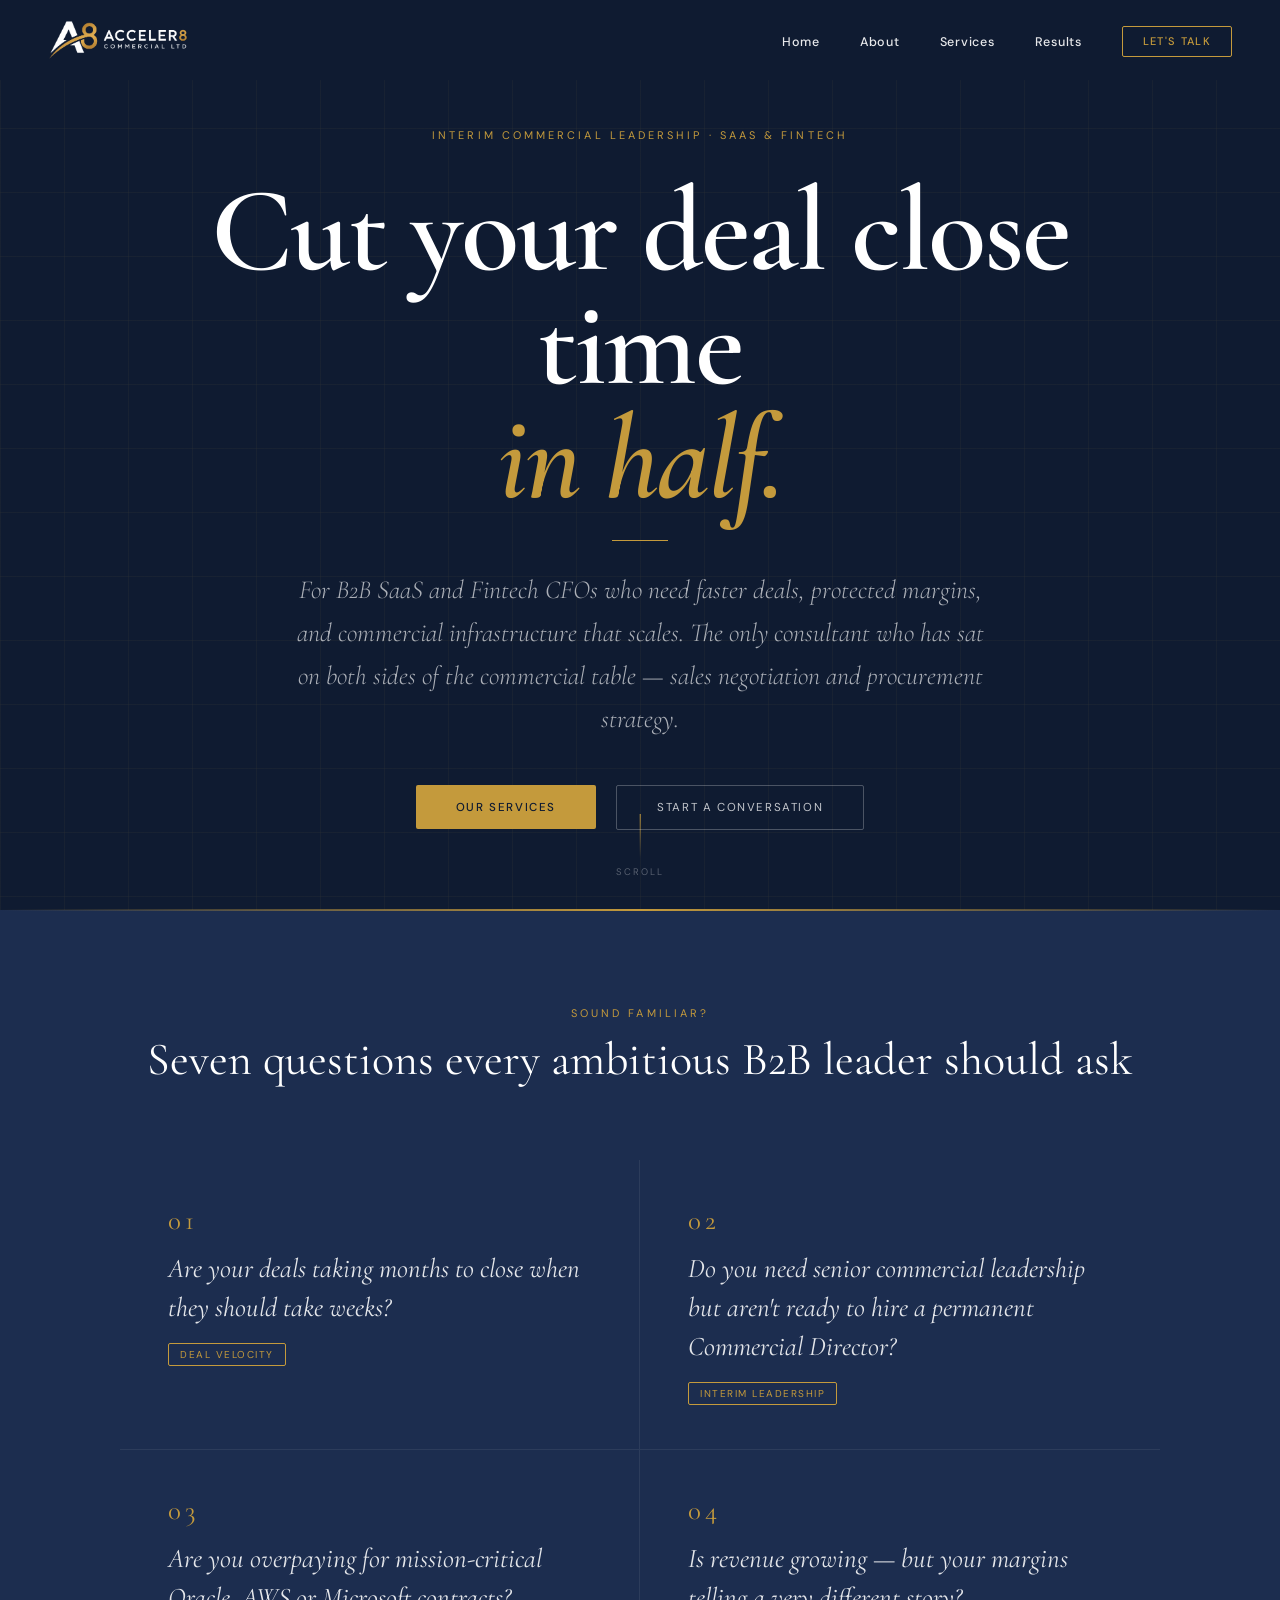
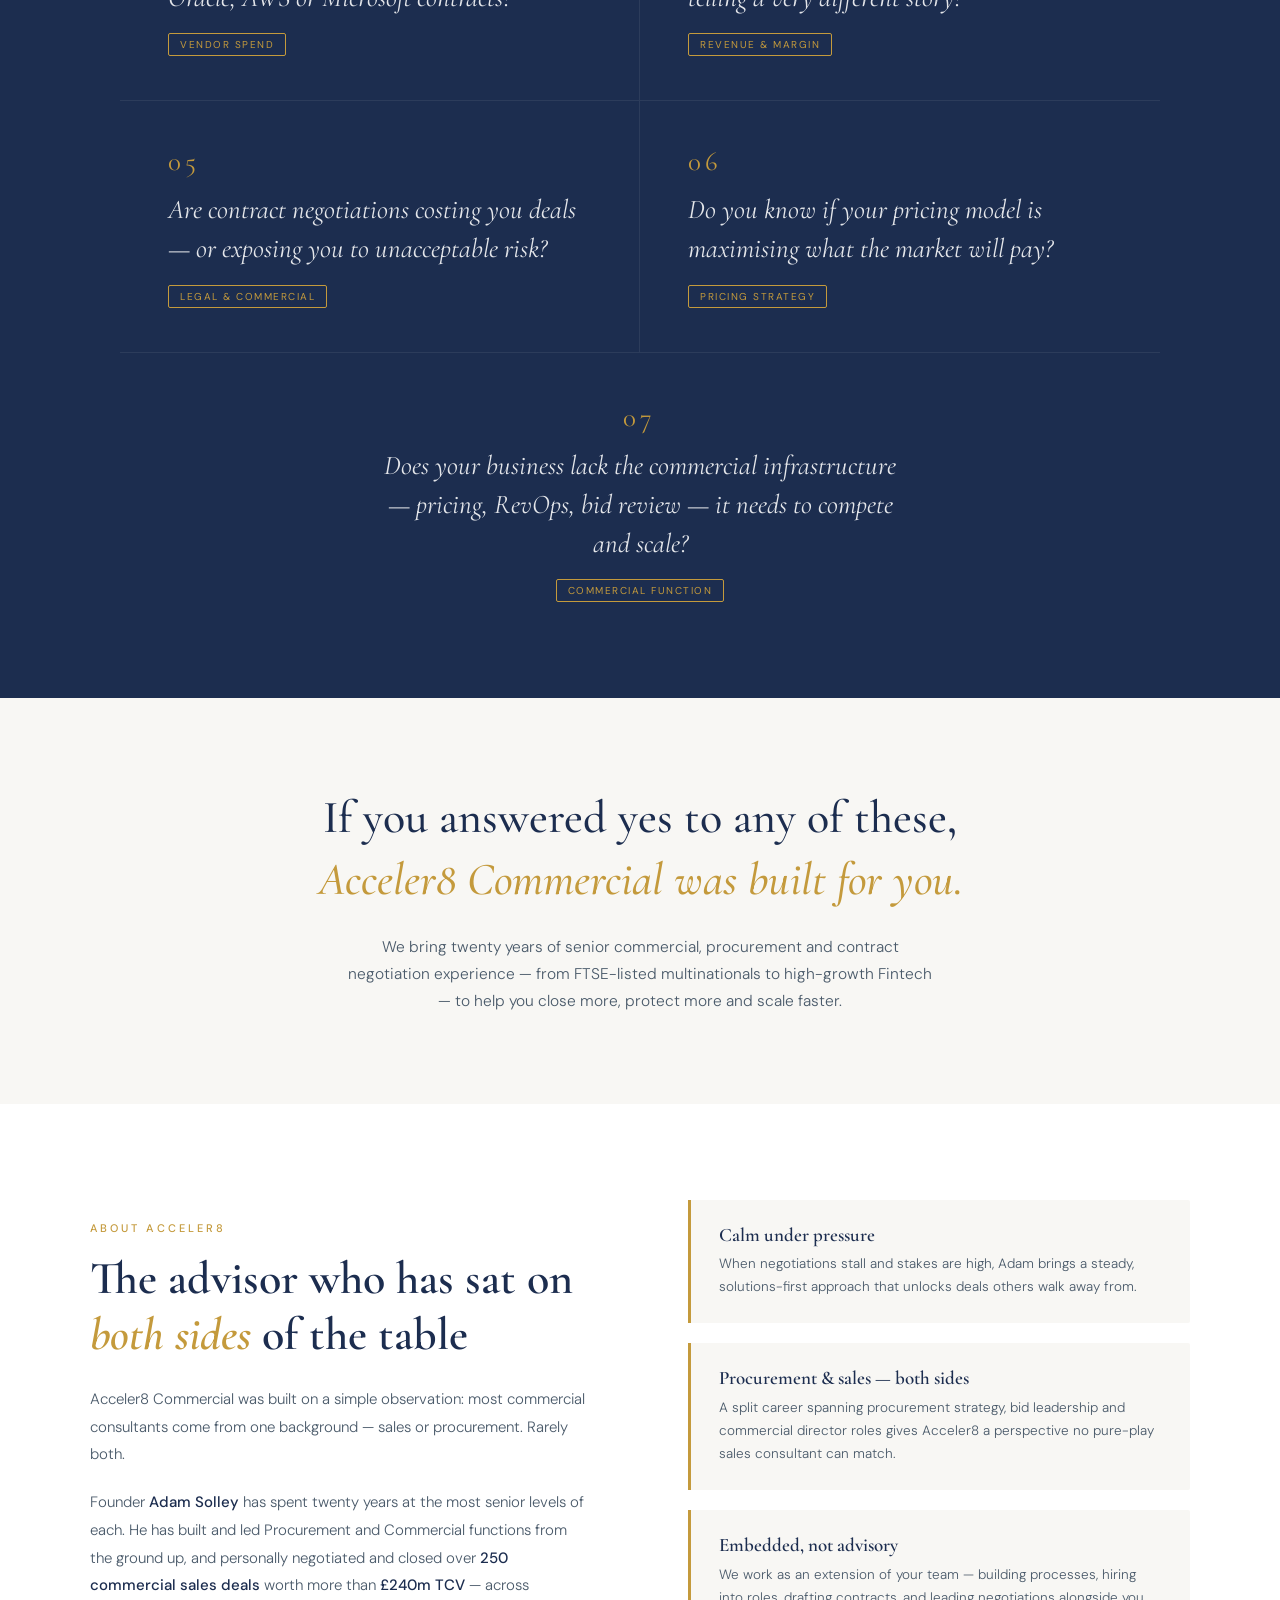
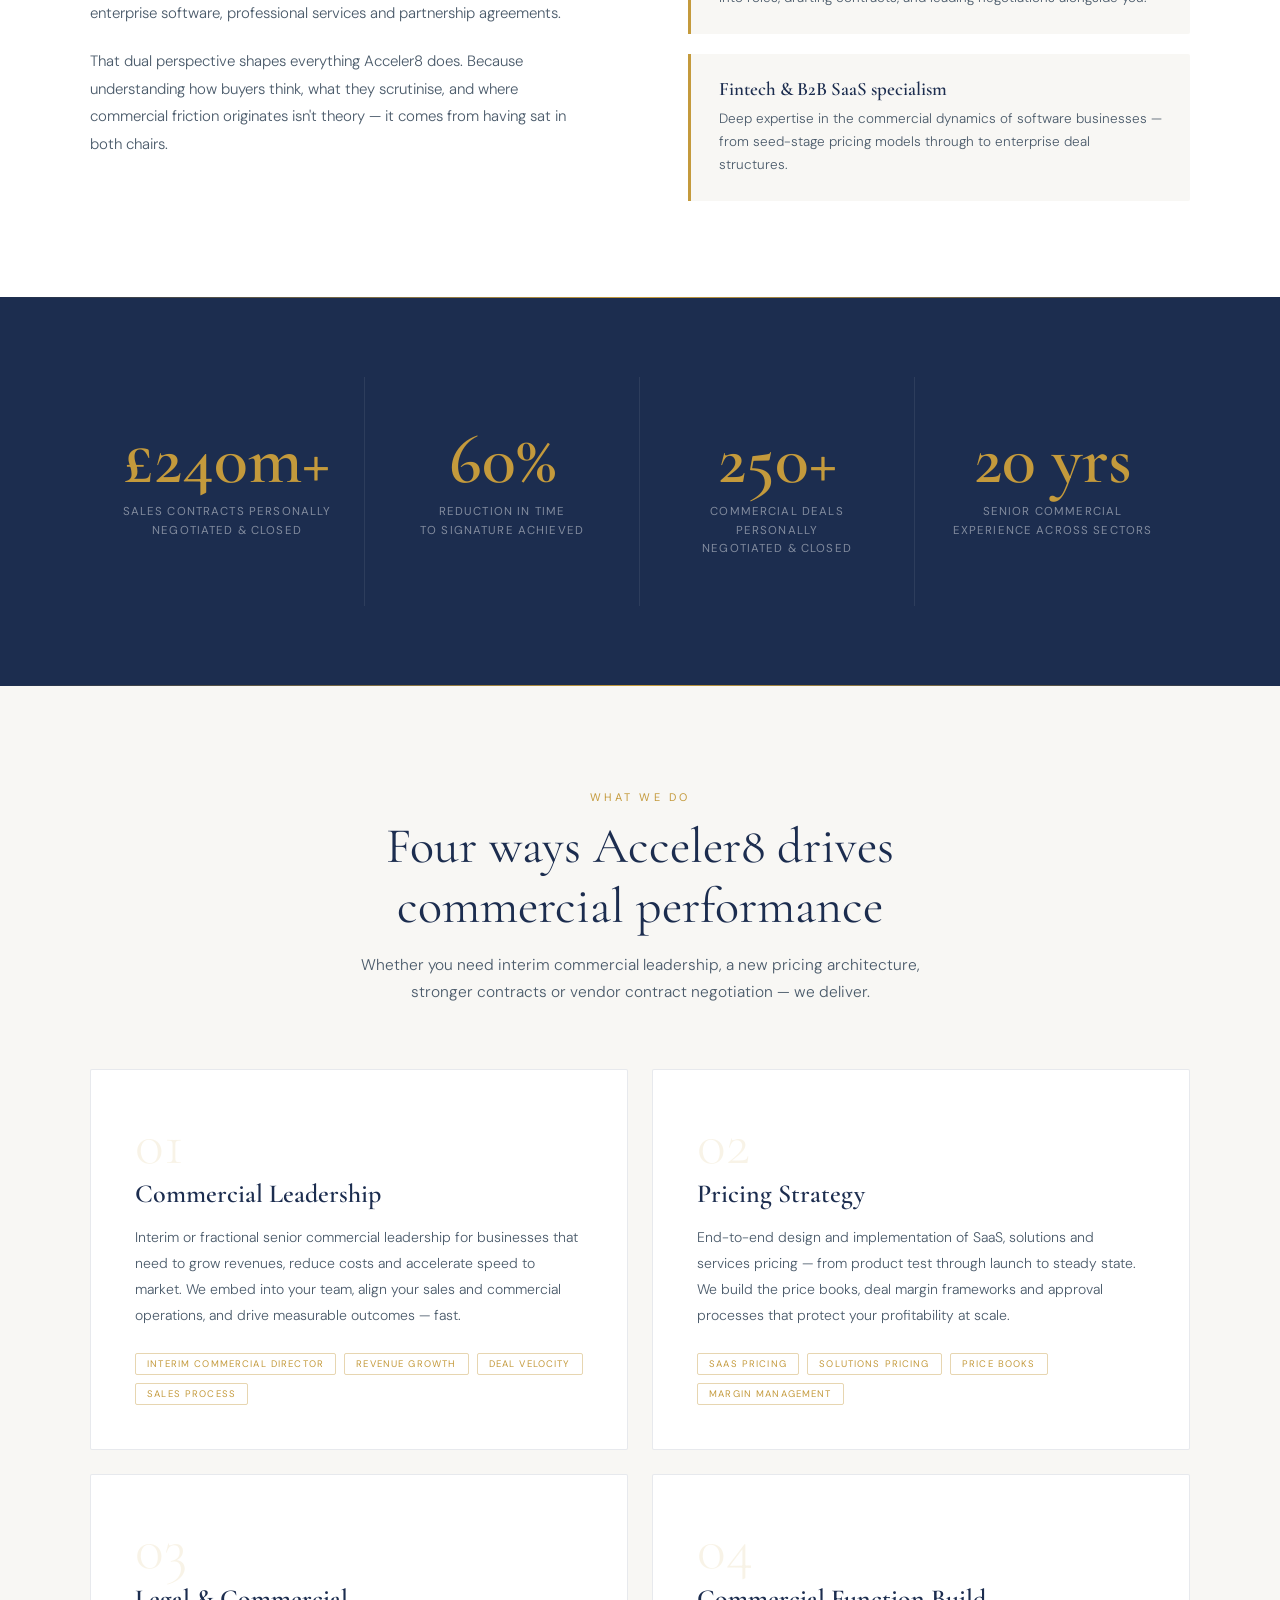
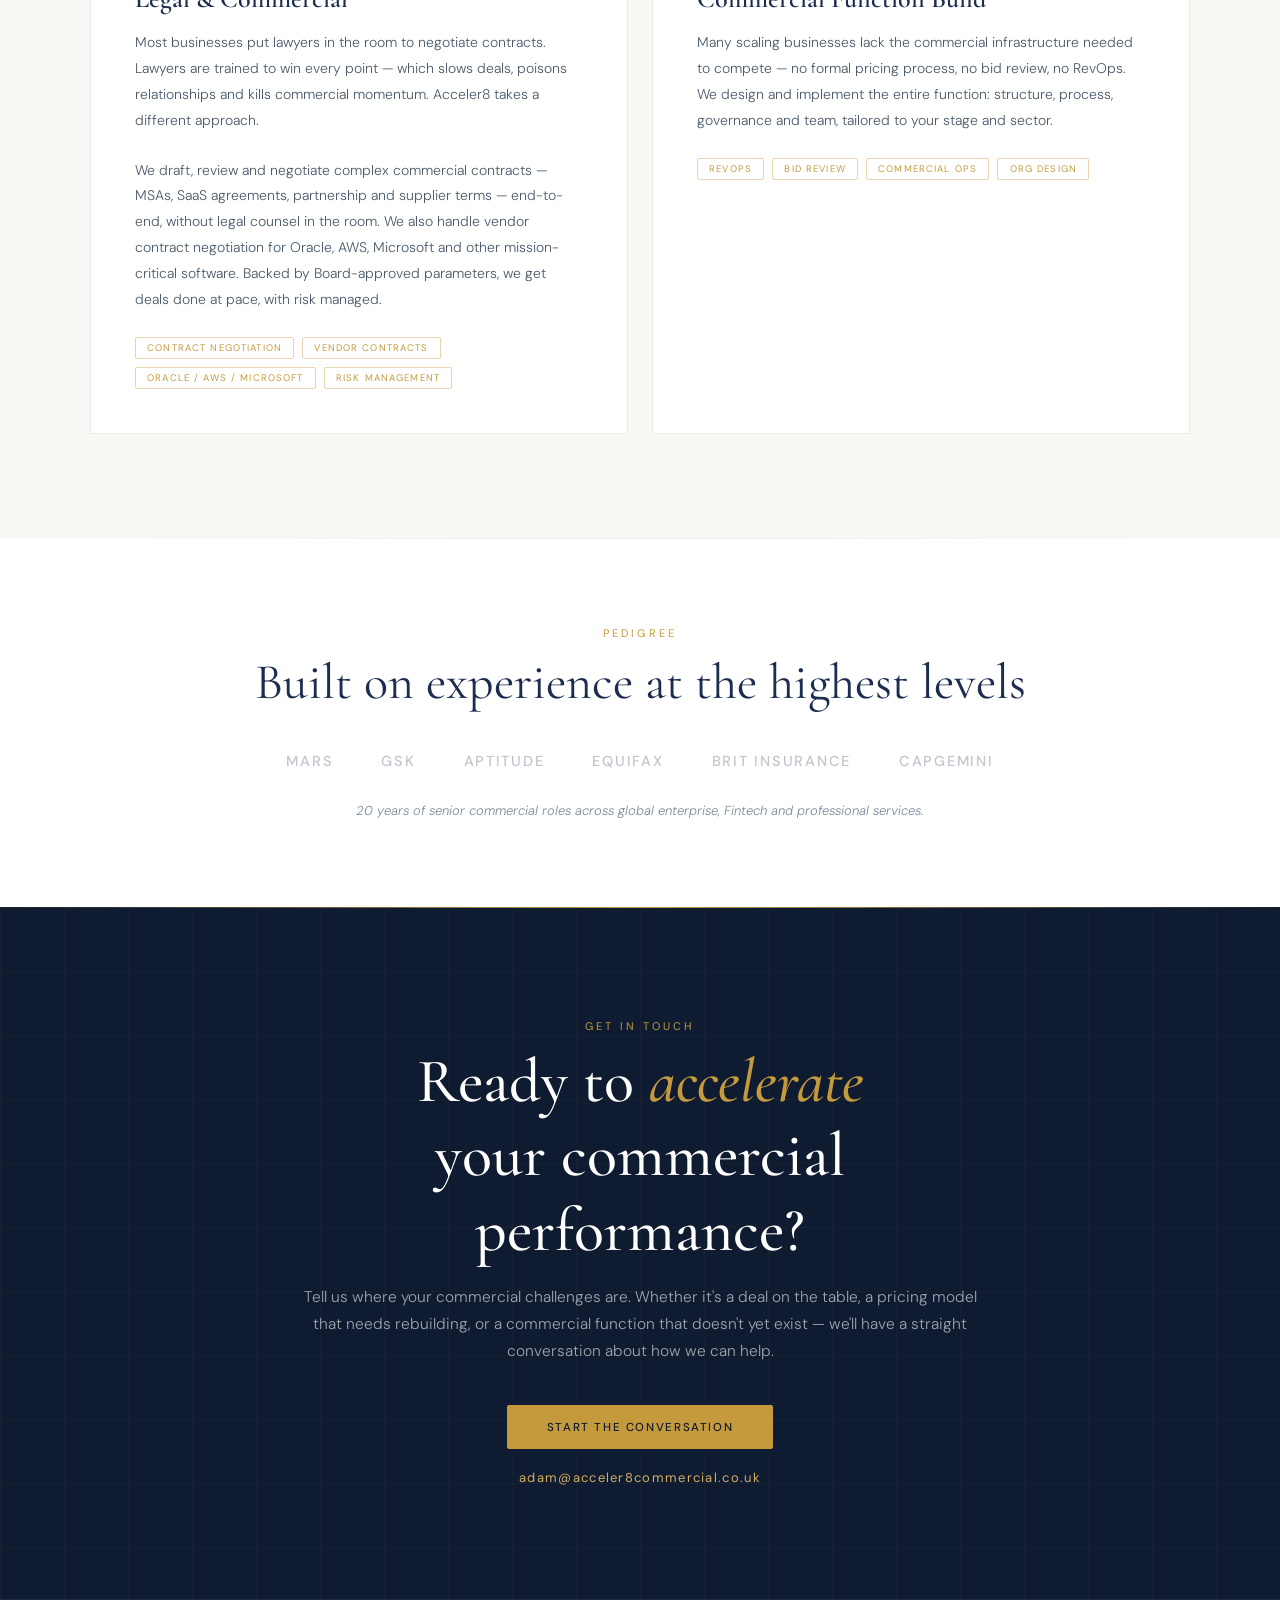
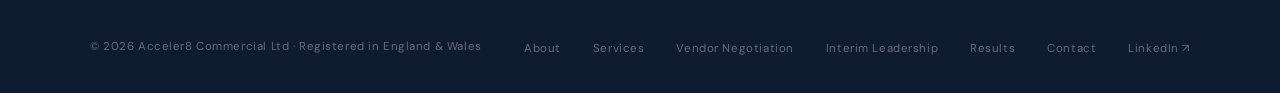
<file: index.html>
<!DOCTYPE html>
<html lang="en">
<head>
  <meta charset="UTF-8">
  <meta name="viewport" content="width=device-width, initial-scale=1.0">
  <meta name="description" content="Interim commercial leadership for SaaS and Fintech. Cut deal close time, build pricing strategy, reduce software licensing spend.">
  <title>Interim Commercial Director | SaaS & Fintech</title>
  <link rel="canonical" href="https://acceler8commercial.co.uk/">

  <!-- Open Graph -->
  <meta property="og:title" content="Interim Commercial Director | SaaS & Fintech — Acceler8 Commercial">
  <meta property="og:description" content="Interim commercial leadership for SaaS and Fintech. Cut deal close time, build pricing strategy, reduce software licensing spend.">
  <meta property="og:url" content="https://acceler8commercial.co.uk/">
  <meta property="og:type" content="website">
  <meta property="og:site_name" content="Acceler8 Commercial Ltd">

  <!-- Schema: ProfessionalService -->
  <script type="application/ld+json">
  {
    "@context": "https://schema.org",
    "@type": "ProfessionalService",
    "name": "Acceler8 Commercial Ltd",
    "url": "https://acceler8commercial.co.uk",
    "description": "Interim commercial leadership for B2B SaaS and Fintech companies. Vendor contract negotiation, deal velocity, pricing strategy, and commercial function build.",
    "areaServed": "GB",
    "founder": {
      "@type": "Person",
      "name": "Adam Solley",
      "jobTitle": "Interim Commercial Director"
    }
  }
  </script>

  <!-- Google Fonts -->
  <link href="https://fonts.googleapis.com/css2?family=Cormorant+Garamond:ital,wght@0,300;0,400;0,500;0,600;0,700;1,300;1,400;1,600&family=DM+Sans:opsz,wght@9..40,300;9..40,400;9..40,500&display=swap" rel="stylesheet">

  <!-- External Stylesheet - IMPROVED: Now shared across all pages -->
  <link rel="stylesheet" href="styles.css">
  <link rel="icon" type="image/x-icon" href="favicon.ico">
  <link rel="icon" type="image/png" sizes="32x32" href="favicon-32.png">
  <link rel="apple-touch-icon" sizes="180x180" href="favicon-180.png">
  <link rel="icon" type="image/png" sizes="192x192" href="favicon-192.png">
  <link rel="icon" type="image/png" sizes="512x512" href="favicon-512.png">
</head>
<body>

  <!-- Skip to Main Content Link - ACCESSIBILITY IMPROVEMENT -->
  <a href="#main-content" class="skip-link">Skip to main content</a>

  <!-- ══ NAVIGATION ══ -->
  <nav id="nav" class="closed">
    <a href="#hero" class="nav-logo" aria-label="Acceler8 Commercial Ltd">
      <img src="logo-on-dark-bg.webp" alt="Acceler8 Commercial Ltd" class="nav-logo-img">
    </a>

    <!-- Mobile Menu Toggle - NEW -->
    <button class="mobile-menu-toggle" id="mobile-menu-toggle" aria-label="Toggle navigation menu" aria-expanded="false">☰</button>

    <ul class="nav-links">
      <li><a href="index.html">Home</a></li>
      <li><a href="about.html">About</a></li>
      <li><a href="services.html">Services</a></li>
      <li><a href="results.html">Results</a></li>
      <li><a href="contact.html" class="nav-cta">Let's Talk</a></li>
    </ul>
  </nav>

  <!-- ══ HERO ══ -->
  <section id="hero">
    <div class="hero-content">
      <p class="hero-eyebrow">Interim Commercial Leadership · SaaS & Fintech</p>
      <h1 class="hero-title">Cut your deal close time<br><em>in half.</em></h1>
      <div class="hero-rule"></div>
      <p class="hero-sub">For B2B SaaS and Fintech CFOs who need faster deals, protected margins, and commercial infrastructure that scales. The only consultant who has sat on both sides of the commercial table — sales negotiation and procurement strategy.</p>
      <div class="hero-btns">
        <a href="#services" class="btn-gold">Our Services</a>
        <a href="#cta" class="btn-ghost">Start a Conversation</a>
      </div>
    </div>
    <div class="scroll-hint">
      <div class="scroll-line"></div>
      <span>Scroll</span>
    </div>
  </section>

  <!-- ══ MAIN CONTENT ══ -->
  <main id="main-content">

    <!-- ══ QUESTIONS ══ -->
    <section id="questions">
      <div class="qs-header reveal">
        <span class="section-eye">Sound familiar?</span>
        <h2 class="section-h-light">Seven questions every ambitious B2B leader should ask</h2>
      </div>
      <div class="qs-grid">

        <div class="q-item reveal d1">
          <span class="q-num">01</span>
          <p class="q-text">Are your deals taking months to close when they should take weeks?</p>
          <span class="q-tag">Deal Velocity</span>
        </div>

        <div class="q-item reveal d2">
          <span class="q-num">02</span>
          <p class="q-text">Do you need senior commercial leadership but aren't ready to hire a permanent Commercial Director?</p>
          <span class="q-tag">Interim Leadership</span>
        </div>

        <div class="q-item reveal d1">
          <span class="q-num">03</span>
          <p class="q-text">Are you overpaying for mission-critical Oracle, AWS or Microsoft contracts?</p>
          <span class="q-tag">Vendor Spend</span>
        </div>

        <div class="q-item reveal d2">
          <span class="q-num">04</span>
          <p class="q-text">Is revenue growing — but your margins telling a very different story?</p>
          <span class="q-tag">Revenue &amp; Margin</span>
        </div>

        <div class="q-item reveal d1">
          <span class="q-num">05</span>
          <p class="q-text">Are contract negotiations costing you deals — or exposing you to unacceptable risk?</p>
          <span class="q-tag">Legal &amp; Commercial</span>
        </div>

        <div class="q-item reveal d2">
          <span class="q-num">06</span>
          <p class="q-text">Do you know if your pricing model is maximising what the market will pay?</p>
          <span class="q-tag">Pricing Strategy</span>
        </div>

        <div class="q-item q-last reveal">
          <span class="q-num">07</span>
          <p class="q-text">Does your business lack the commercial infrastructure — pricing, RevOps, bid review — it needs to compete and scale?</p>
          <span class="q-tag">Commercial Function</span>
        </div>

      </div>
    </section>

    <!-- ══ PIVOT ══ -->
    <section id="pivot">
      <p class="pivot-line reveal">If you answered yes to any of these,<br><em>Acceler8 Commercial was built for you.</em></p>
      <p class="pivot-sub reveal d2">We bring twenty years of senior commercial, procurement and contract negotiation experience — from FTSE-listed multinationals to high-growth Fintech — to help you close more, protect more and scale faster.</p>
    </section>

    <!-- ══ ABOUT ══ -->
    <section id="about">
      <div class="about-wrap">
        <div>
          <span class="about-label reveal">About Acceler8</span>
          <h2 class="about-h reveal d1">The advisor who has sat on <em>both sides</em> of the table</h2>
          <p class="about-p reveal d2">Acceler8 Commercial was built on a simple observation: most commercial consultants come from one background — sales or procurement. Rarely both.</p>
          <p class="about-p reveal d2">Founder <strong>Adam Solley</strong> has spent twenty years at the most senior levels of each. He has built and led Procurement and Commercial functions from the ground up, and personally negotiated and closed over <strong>250 commercial sales deals</strong> worth more than <strong>£240m TCV</strong> — across enterprise software, professional services and partnership agreements.</p>
          <p class="about-p reveal d3">That dual perspective shapes everything Acceler8 does. Because understanding how buyers think, what they scrutinise, and where commercial friction originates isn't theory — it comes from having sat in both chairs.</p>
        </div>
        <div class="usp-cards reveal d2">
          <div class="usp">
            <h4>Calm under pressure</h4>
            <p>When negotiations stall and stakes are high, Adam brings a steady, solutions-first approach that unlocks deals others walk away from.</p>
          </div>
          <div class="usp">
            <h4>Procurement &amp; sales — both sides</h4>
            <p>A split career spanning procurement strategy, bid leadership and commercial director roles gives Acceler8 a perspective no pure-play sales consultant can match.</p>
          </div>
          <div class="usp">
            <h4>Embedded, not advisory</h4>
            <p>We work as an extension of your team — building processes, hiring into roles, drafting contracts, and leading negotiations alongside you.</p>
          </div>
          <div class="usp">
            <h4>Fintech &amp; B2B SaaS specialism</h4>
            <p>Deep expertise in the commercial dynamics of software businesses — from seed-stage pricing models through to enterprise deal structures.</p>
          </div>
        </div>
      </div>
    </section>

    <!-- ══ STATS ══ -->
    <section id="stats">
      <div class="stats-row">
        <div class="stat reveal">
          <div class="stat-n">£240m+</div>
          <div class="stat-l">Sales contracts personally<br>negotiated &amp; closed</div>
        </div>
        <div class="stat reveal d1">
          <div class="stat-n">60%</div>
          <div class="stat-l">Reduction in time<br>to signature achieved</div>
        </div>
        <div class="stat reveal d2">
          <div class="stat-n">250+</div>
          <div class="stat-l">Commercial deals personally<br>negotiated &amp; closed</div>
        </div>
        <div class="stat reveal d3">
          <div class="stat-n">20 yrs</div>
          <div class="stat-l">Senior commercial<br>experience across sectors</div>
        </div>
      </div>
    </section>

    <!-- ══ SERVICES ══ -->
    <section id="services">
      <div class="svc-header">
        <span class="section-eye reveal">What we do</span>
        <h2 class="section-h-dark reveal d1">Four ways Acceler8 drives<br>commercial performance</h2>
        <p class="svc-sub reveal d2">Whether you need interim commercial leadership, a new pricing architecture, stronger contracts or vendor contract negotiation — we deliver.</p>
      </div>
      <div class="svc-grid">

        <a href="services.html#s01" class="svc-card reveal">
          <div class="svc-num">01</div>
          <h3 class="svc-title">Commercial Leadership</h3>
          <p class="svc-body">Interim or fractional senior commercial leadership for businesses that need to grow revenues, reduce costs and accelerate speed to market. We embed into your team, align your sales and commercial operations, and drive measurable outcomes — fast.</p>
          <div class="svc-tags">
            <span class="tag">Interim Commercial Director</span>
            <span class="tag">Revenue Growth</span>
            <span class="tag">Deal Velocity</span>
            <span class="tag">Sales Process</span>
          </div>
        </a>

        <a href="services.html#s02" class="svc-card reveal d1">
          <div class="svc-num">02</div>
          <h3 class="svc-title">Pricing Strategy</h3>
          <p class="svc-body">End-to-end design and implementation of SaaS, solutions and services pricing — from product test through launch to steady state. We build the price books, deal margin frameworks and approval processes that protect your profitability at scale.</p>
          <div class="svc-tags">
            <span class="tag">SaaS Pricing</span>
            <span class="tag">Solutions Pricing</span>
            <span class="tag">Price Books</span>
            <span class="tag">Margin Management</span>
          </div>
        </a>

        <a href="services.html#s03" class="svc-card reveal d1">
          <div class="svc-num">03</div>
          <h3 class="svc-title">Legal &amp; Commercial</h3>
          <p class="svc-body">Most businesses put lawyers in the room to negotiate contracts. Lawyers are trained to win every point — which slows deals, poisons relationships and kills commercial momentum. Acceler8 takes a different approach.</p>
          <p class="svc-body">We draft, review and negotiate complex commercial contracts — MSAs, SaaS agreements, partnership and supplier terms — end-to-end, without legal counsel in the room. We also handle vendor contract negotiation for Oracle, AWS, Microsoft and other mission-critical software. Backed by Board-approved parameters, we get deals done at pace, with risk managed.</p>
          <div class="svc-tags">
            <span class="tag">Contract Negotiation</span>
            <span class="tag">Vendor Contracts</span>
            <span class="tag">Oracle / AWS / Microsoft</span>
            <span class="tag">Risk Management</span>
          </div>
        </a>

        <a href="services.html#s04" class="svc-card reveal d2">
          <div class="svc-num">04</div>
          <h3 class="svc-title">Commercial Function Build</h3>
          <p class="svc-body">Many scaling businesses lack the commercial infrastructure needed to compete — no formal pricing process, no bid review, no RevOps. We design and implement the entire function: structure, process, governance and team, tailored to your stage and sector.</p>
          <div class="svc-tags">
            <span class="tag">RevOps</span>
            <span class="tag">Bid Review</span>
            <span class="tag">Commercial Ops</span>
            <span class="tag">Org Design</span>
          </div>
        </a>

      </div>
    </section>

    <!-- ══ CLIENTS ══ -->
    <section id="clients">
      <div class="clients-wrap">
        <span class="section-eye reveal">Pedigree</span>
        <h2 class="section-h-dark reveal d1">Built on experience at the highest levels</h2>
        <div class="clients-row reveal d2">
          <span class="client-n">Mars</span>
          <span class="client-n">GSK</span>
          <span class="client-n">Aptitude</span>
          <span class="client-n">Equifax</span>
          <span class="client-n">Brit Insurance</span>
          <span class="client-n">Capgemini</span>
        </div>
        <p class="clients-note reveal d3">20 years of senior commercial roles across global enterprise, Fintech and professional services.</p>
      </div>
    </section>

    <!-- ══ CTA ══ -->
    <section id="cta">
      <div class="cta-inner">
        <span class="section-eye reveal">Get in touch</span>
        <h2 class="cta-h reveal d1">Ready to <em>accelerate</em><br>your commercial performance?</h2>
        <p class="cta-p reveal d2">Tell us where your commercial challenges are. Whether it's a deal on the table, a pricing model that needs rebuilding, or a commercial function that doesn't yet exist — we'll have a straight conversation about how we can help.</p>
        <a href="contact.html" class="btn-gold reveal d3">Start the Conversation</a>
        <br>
        <a href="mailto:adam@acceler8commercial.co.uk" class="cta-email reveal d4">adam@acceler8commercial.co.uk</a>
      </div>
    </section>

  </main>

  <!-- ══ FOOTER ══ -->
  <footer>
    <div class="footer-in">
      <span class="footer-copy">© 2026 Acceler8 Commercial Ltd · Registered in England &amp; Wales</span>
      <ul class="footer-links">
        <li><a href="about.html">About</a></li>
        <li><a href="services.html">Services</a></li>
        <li><a href="vendor-contract-negotiation.html">Vendor Negotiation</a></li>
        <li><a href="interim-commercial-leadership.html">Interim Leadership</a></li>
        <li><a href="results.html">Results</a></li>
        <li><a href="contact.html">Contact</a></li>
        <li><a href="https://www.linkedin.com/in/adamfsolley" target="_blank" rel="noopener noreferrer">LinkedIn ↗</a></li>
      </ul>
    </div>
  </footer>

  <!-- JavaScript - Mobile Menu & Scroll Effects -->
  <script>
    // ═══════════════════════════════════════════════════════════════
    // MOBILE MENU TOGGLE - NEW FEATURE
    // ═══════════════════════════════════════════════════════════════
    const mobileMenuToggle = document.getElementById('mobile-menu-toggle');
    const nav = document.getElementById('nav');
    const navLinks = document.querySelectorAll('.nav-links a');

    // Toggle menu on button click
    mobileMenuToggle.addEventListener('click', () => {
      const isOpen = nav.classList.contains('open');
      if (isOpen) {
        nav.classList.remove('open');
        nav.classList.add('closed');
        mobileMenuToggle.setAttribute('aria-expanded', 'false');
      } else {
        nav.classList.add('open');
        nav.classList.remove('closed');
        mobileMenuToggle.setAttribute('aria-expanded', 'true');
      }
    });

    // Close menu when a link is clicked
    navLinks.forEach(link => {
      link.addEventListener('click', () => {
        nav.classList.remove('open');
        nav.classList.add('closed');
        mobileMenuToggle.setAttribute('aria-expanded', 'false');
      });
    });

    // Close menu on window resize (when back to desktop)
    window.addEventListener('resize', () => {
      if (window.innerWidth > 768) {
        nav.classList.remove('open');
        nav.classList.add('closed');
        mobileMenuToggle.setAttribute('aria-expanded', 'false');
      }
    });

    // ═══════════════════════════════════════════════════════════════
    // NAV SCROLL EFFECT - ENHANCED
    // ═══════════════════════════════════════════════════════════════
    const navElement = document.getElementById('nav');
    window.addEventListener('scroll', () => {
      navElement.classList.toggle('scrolled', window.scrollY > 60);
    });

    // ═══════════════════════════════════════════════════════════════
    // SCROLL REVEAL ANIMATION - Intersection Observer
    // ═══════════════════════════════════════════════════════════════
    const reveals = document.querySelectorAll('.reveal');

    const observer = new IntersectionObserver(entries => {
      entries.forEach(entry => {
        if (entry.isIntersecting) {
          entry.target.classList.add('in');
          observer.unobserve(entry.target);
        }
      });
    }, {
      threshold: 0.12,
      rootMargin: '0px 0px -40px 0px'
    });

    reveals.forEach(el => observer.observe(el));

    // ═══════════════════════════════════════════════════════════════
    // ACCESSIBILITY: CLOSE MOBILE MENU ON ESCAPE KEY
    // ═══════════════════════════════════════════════════════════════
    document.addEventListener('keydown', (e) => {
      if (e.key === 'Escape' && nav.classList.contains('open')) {
        nav.classList.remove('open');
        nav.classList.add('closed');
        mobileMenuToggle.setAttribute('aria-expanded', 'false');
        mobileMenuToggle.focus();
      }
    });
  </script>

</body>
</html>
</file>
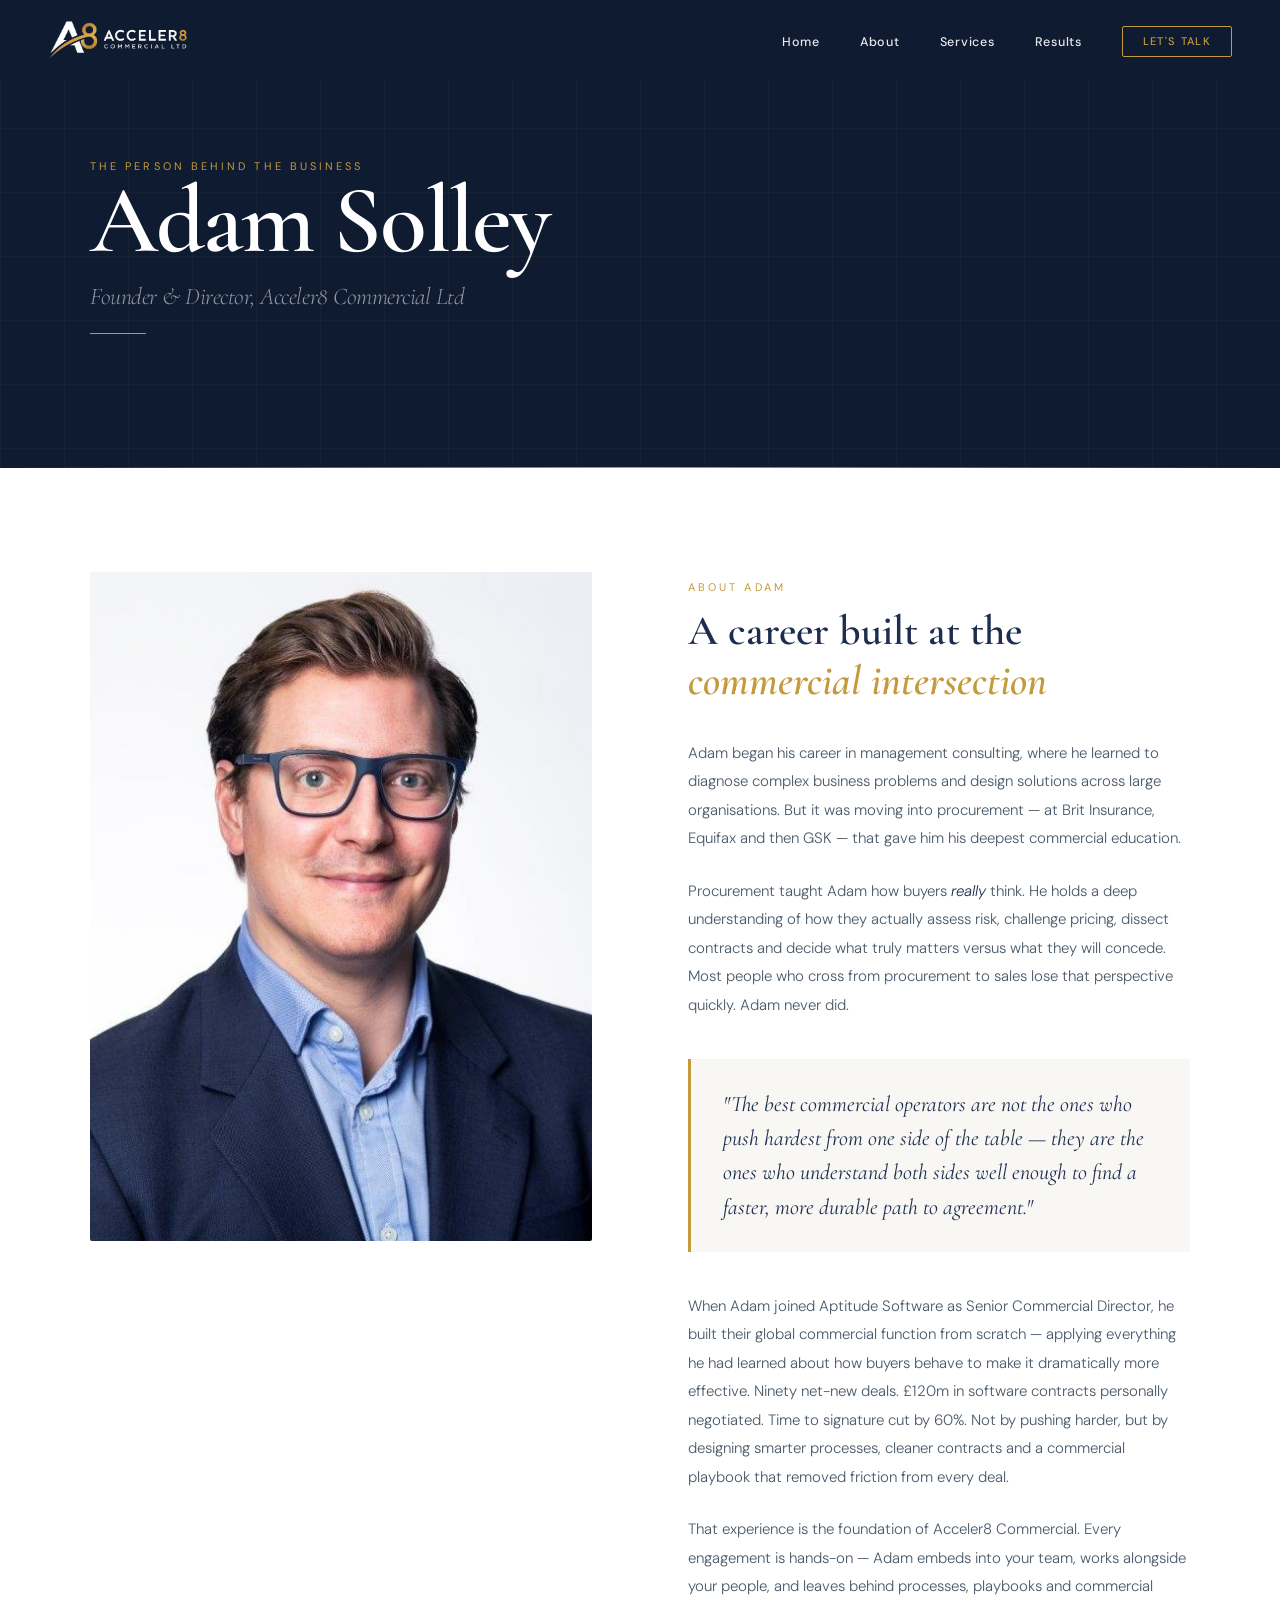
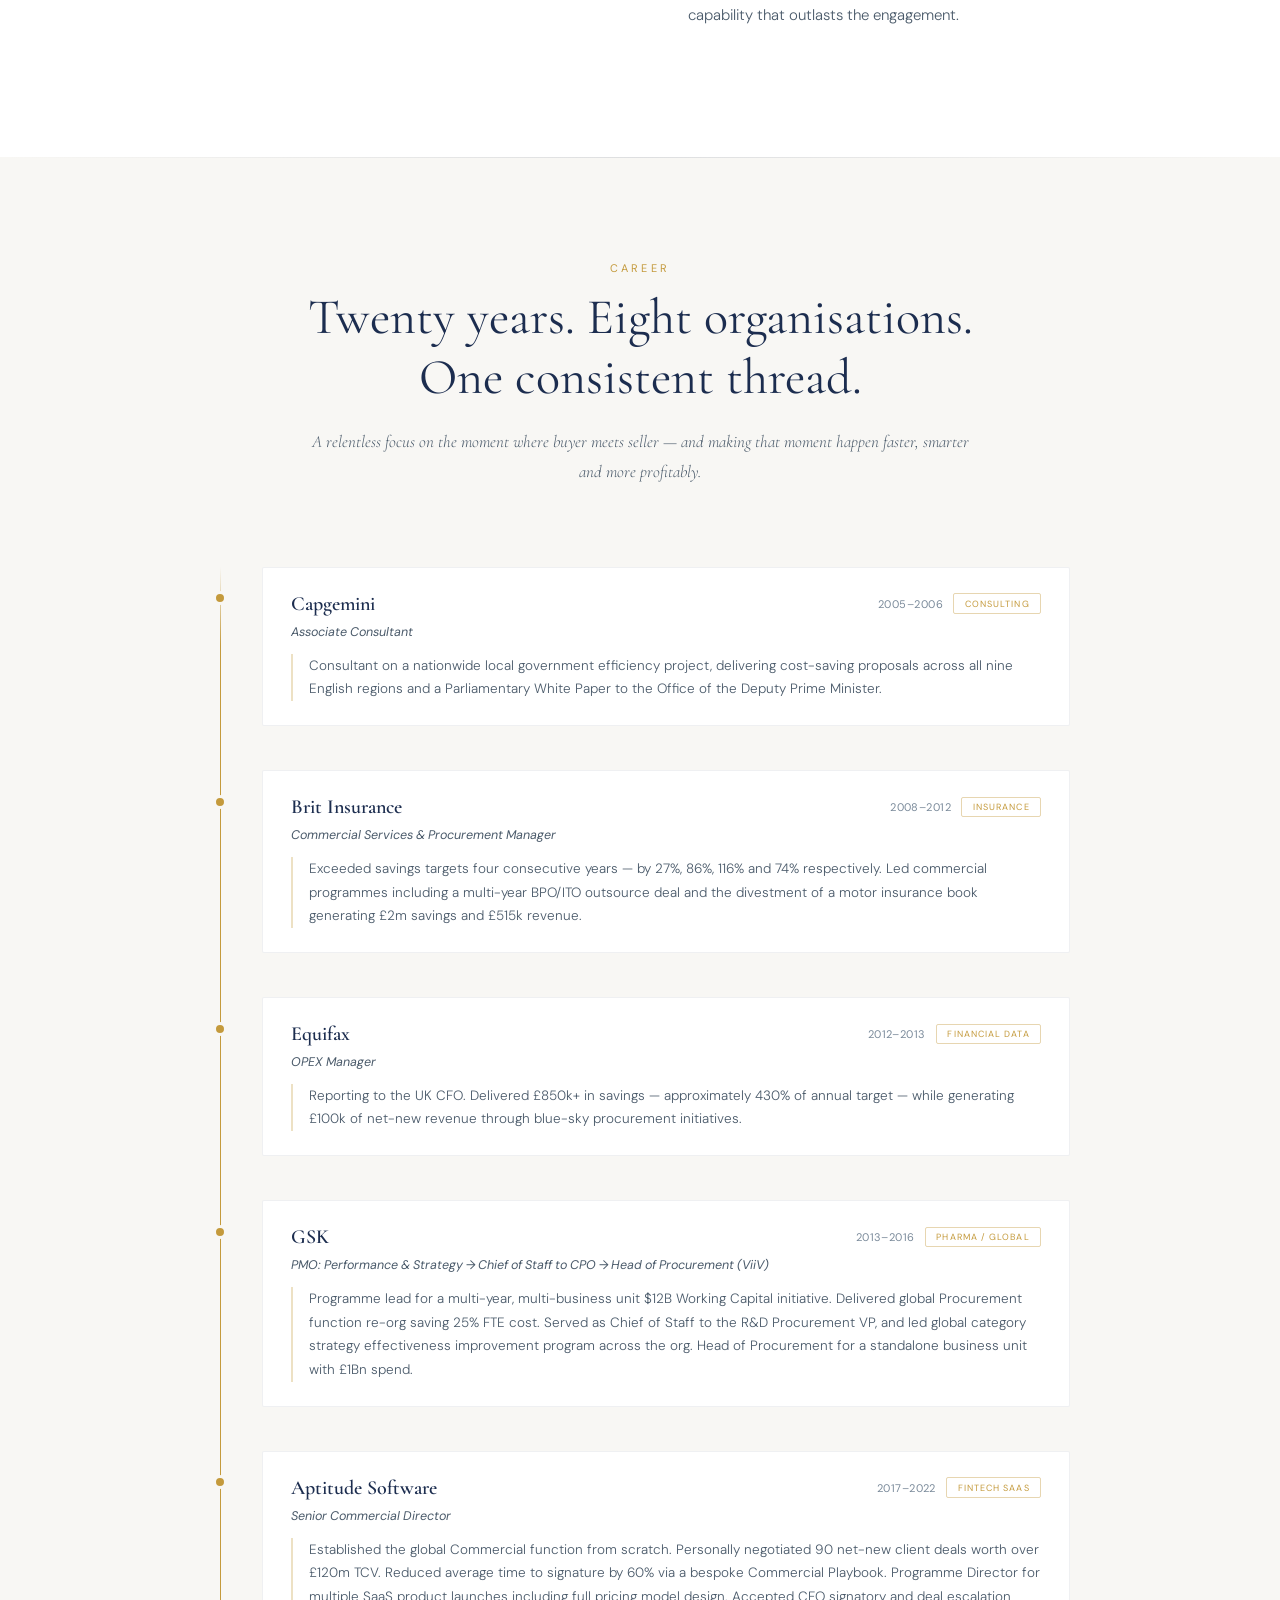
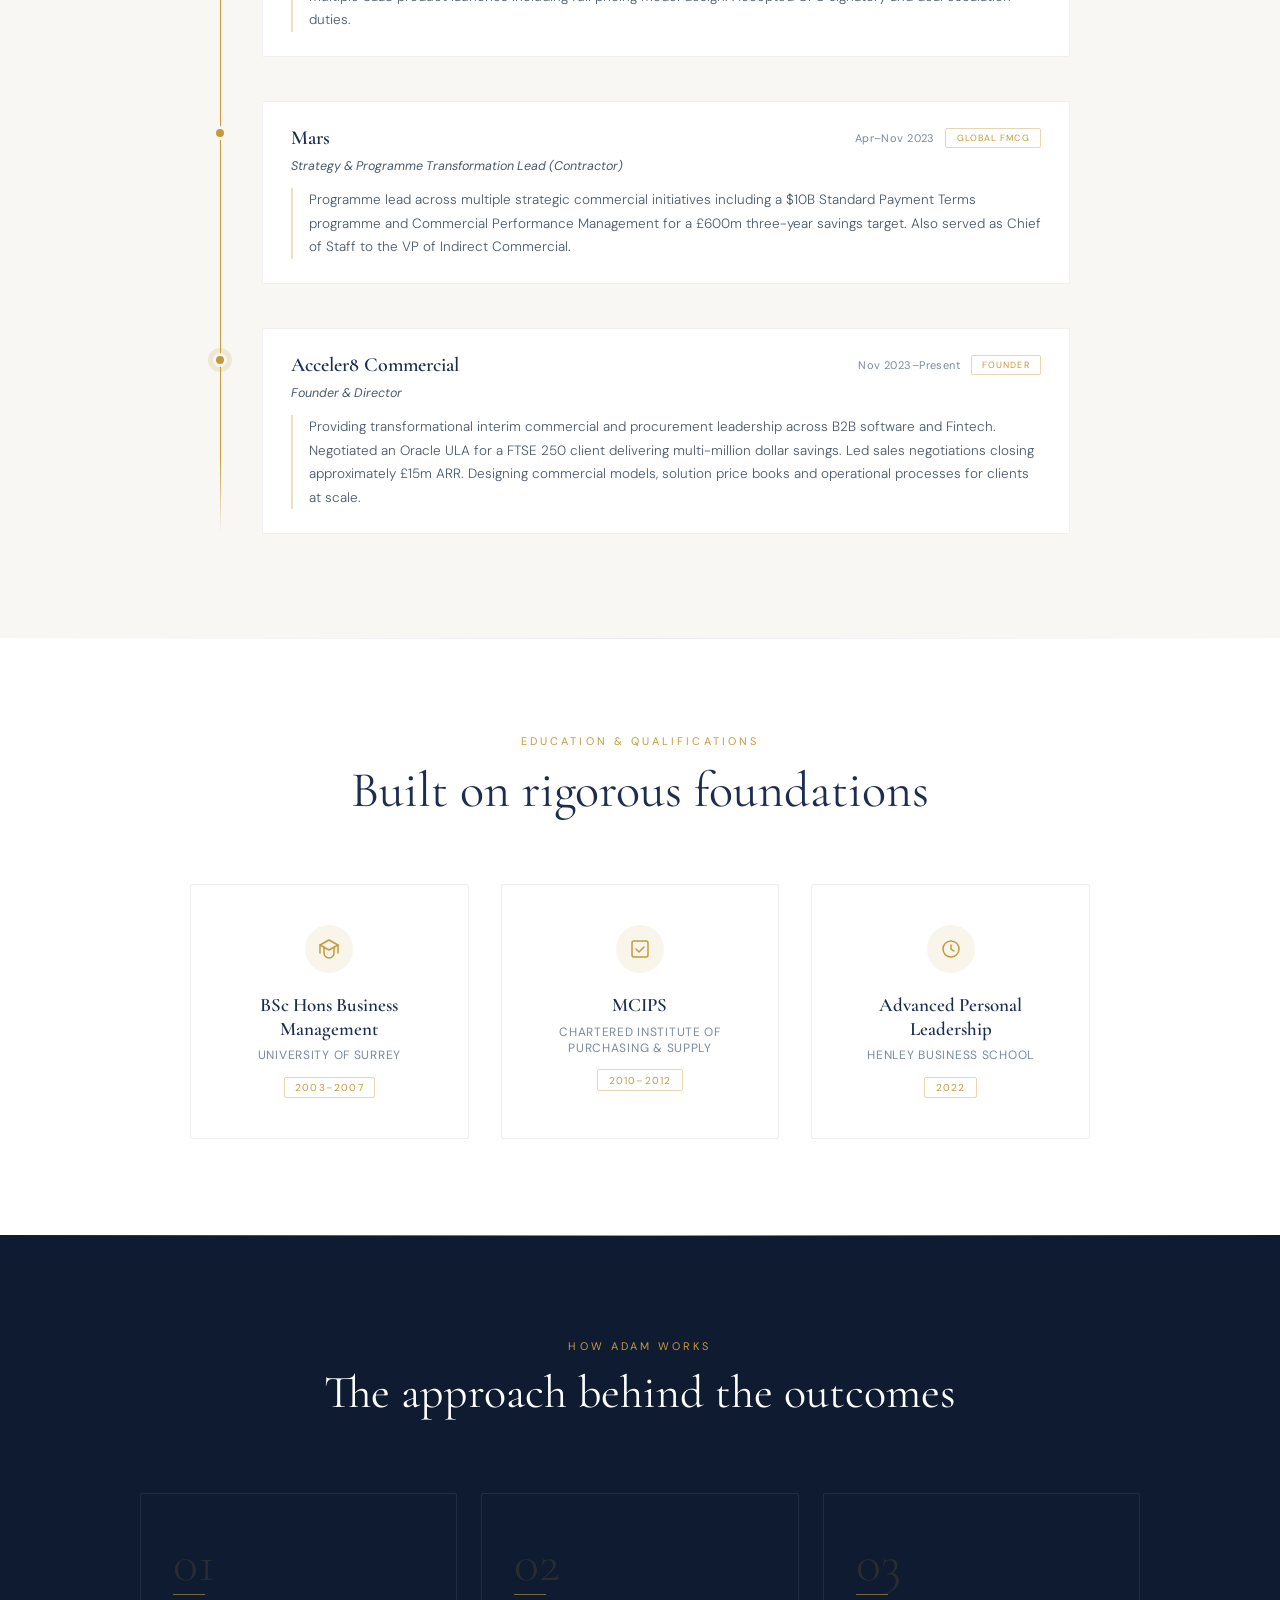
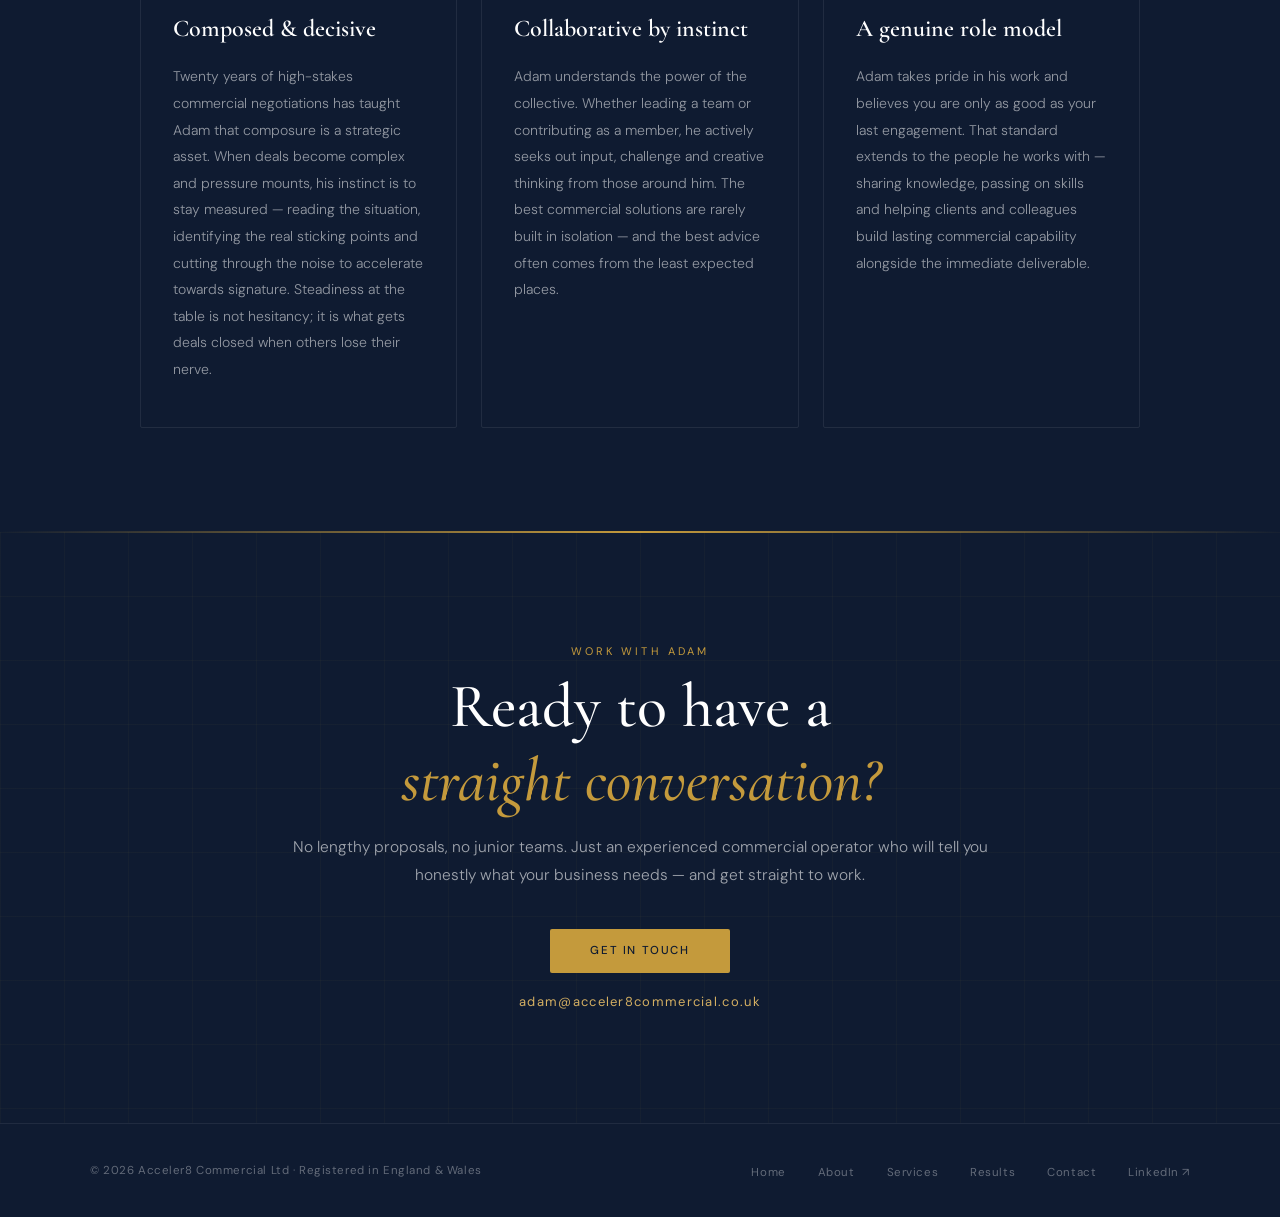
<file: about.html>
<!DOCTYPE html>
<html lang="en">
<head>
  <meta charset="UTF-8">
  <meta name="viewport" content="width=device-width, initial-scale=1.0">
  <meta name="description" content="Adam Solley — Founder of Acceler8 Commercial. 20 years of senior commercial and procurement leadership across FTSE enterprises, Fintech and professional services.">
  <title>About — Acceler8 Commercial Ltd</title>
  <link rel="canonical" href="https://acceler8commercial.co.uk/about.html">

  <!-- Open Graph -->
  <meta property="og:title" content="About — Acceler8 Commercial Ltd">
  <meta property="og:description" content="Adam Solley — Founder of Acceler8 Commercial. 20 years of senior commercial and procurement leadership across FTSE enterprises, Fintech and professional services.">
  <meta property="og:url" content="https://acceler8commercial.co.uk/about.html">
  <meta property="og:type" content="website">
  <meta property="og:site_name" content="Acceler8 Commercial Ltd">

  <!-- Schema: Person -->
  <script type="application/ld+json">
  {
    "@context": "https://schema.org",
    "@type": "Person",
    "name": "Adam Solley",
    "jobTitle": "Interim Commercial Director & Founder",
    "worksFor": {
      "@type": "ProfessionalService",
      "name": "Acceler8 Commercial Ltd",
      "url": "https://acceler8commercial.co.uk"
    },
    "url": "https://acceler8commercial.co.uk/about.html",
    "description": "20 years of senior commercial and procurement leadership across FTSE enterprises, Fintech and professional services.",
    "sameAs": "https://www.linkedin.com/in/adamfsolley"
  }
  </script>

  <!-- Google Fonts -->
  <link href="https://fonts.googleapis.com/css2?family=Cormorant+Garamond:ital,wght@0,300;0,400;0,500;0,600;0,700;1,300;1,400;1,600&family=DM+Sans:opsz,wght@9..40,300;9..40,400;9..40,500&display=swap" rel="stylesheet">

  <!-- External Stylesheet - Shared across all pages -->
  <link rel="stylesheet" href="styles.css">
  <link rel="icon" type="image/x-icon" href="favicon.ico">
  <link rel="icon" type="image/png" sizes="32x32" href="favicon-32.png">
  <link rel="apple-touch-icon" sizes="180x180" href="favicon-180.png">
  <link rel="icon" type="image/png" sizes="192x192" href="favicon-192.png">
  <link rel="icon" type="image/png" sizes="512x512" href="favicon-512.png">
</head>
<body>

  <!-- Skip to Main Content Link -->
  <a href="#main-content" class="skip-link">Skip to main content</a>

  <!-- Navigation -->
  <nav id="nav" class="closed">
    <a href="index.html" class="nav-logo" aria-label="Acceler8 Commercial Ltd">
      <img src="logo-on-dark-bg.webp" alt="Acceler8 Commercial Ltd" class="nav-logo-img">
    </a>

    <!-- Mobile Menu Toggle -->
    <button class="mobile-menu-toggle" id="mobile-menu-toggle" aria-label="Toggle navigation menu" aria-expanded="false">☰</button>

    <ul class="nav-links">
      <li><a href="index.html">Home</a></li>
      <li><a href="about.html" aria-current="page">About</a></li>
      <li><a href="services.html">Services</a></li>
      <li><a href="results.html">Results</a></li>
      <li><a href="contact.html" class="nav-cta">Let's Talk</a></li>
    </ul>
  </nav>

  <!-- Main Content -->
  <main id="main-content">

    <!-- Hero Section -->
    <section id="hero" class="about-hero">
      <div class="hero-inner">
        <span class="hero-eyebrow">The person behind the business</span>
        <h1 class="hero-name">Adam Solley</h1>
        <p class="hero-title">Founder &amp; Director, Acceler8 Commercial Ltd</p>
        <div class="hero-rule"></div>
      </div>
    </section>

    <!-- Story Section -->
    <section id="story">
      <div class="story-wrap">
        <div class="photo-block reveal">
          <img src="adam-solley-headshot.jpg" alt="Adam Solley, Founder & Director of Acceler8 Commercial Ltd" style="width:100%;aspect-ratio:3/4;object-fit:cover;border-radius:2px;display:block;">
        </div>
        <div class="story-content">
          <span class="section-eye reveal">About Adam</span>
          <h2 class="story-h reveal d1">A career built at the<br><em>commercial intersection</em></h2>
          <p class="story-p reveal d2">Adam began his career in management consulting, where he learned to diagnose complex business problems and design solutions across large organisations. But it was moving into procurement — at Brit Insurance, Equifax and then GSK — that gave him his deepest commercial education.</p>
          <p class="story-p reveal d2">Procurement taught Adam how buyers <em>really</em> think. He holds a deep understanding of how they actually assess risk, challenge pricing, dissect contracts and decide what truly matters versus what they will concede. Most people who cross from procurement to sales lose that perspective quickly. Adam never did.</p>
          <div class="story-pull reveal d3">
            <p>"The best commercial operators are not the ones who push hardest from one side of the table — they are the ones who understand both sides well enough to find a faster, more durable path to agreement."</p>
          </div>
          <p class="story-p reveal d3">When Adam joined Aptitude Software as Senior Commercial Director, he built their global commercial function from scratch — applying everything he had learned about how buyers behave to make it dramatically more effective. Ninety net-new deals. £120m in software contracts personally negotiated. Time to signature cut by 60%. Not by pushing harder, but by designing smarter processes, cleaner contracts and a commercial playbook that removed friction from every deal.</p>
          <p class="story-p reveal d3">That experience is the foundation of Acceler8 Commercial. Every engagement is hands-on — Adam embeds into your team, works alongside your people, and leaves behind processes, playbooks and commercial capability that outlasts the engagement.</p>
        </div>
      </div>
    </section>

    <!-- Timeline Section -->
    <section id="timeline">
      <div class="timeline-header">
        <span class="section-eye reveal">Career</span>
        <h2 class="section-h-dark reveal d1">Twenty years. Eight organisations.<br>One consistent thread.</h2>
        <p class="timeline-sub reveal d2">A relentless focus on the moment where buyer meets seller — and making that moment happen faster, smarter and more profitably.</p>
      </div>
      <div class="timeline-wrap">
        <div class="timeline-line"></div>

        <div class="tl-entry reveal">
          <div class="tl-left"><div class="tl-dot"></div></div>
          <div class="tl-right">
            <div class="tl-company"><span class="tl-company-name">Capgemini</span><div class="tl-meta"><span class="tl-year">2005–2006</span><span class="tl-badge">Consulting</span></div></div>
            <p class="tl-role">Associate Consultant</p>
            <p class="tl-achievement">Consultant on a nationwide local government efficiency project, delivering cost-saving proposals across all nine English regions and a Parliamentary White Paper to the Office of the Deputy Prime Minister.</p>
          </div>
        </div>

        <div class="tl-entry reveal d1">
          <div class="tl-left"><div class="tl-dot"></div></div>
          <div class="tl-right">
            <div class="tl-company"><span class="tl-company-name">Brit Insurance</span><div class="tl-meta"><span class="tl-year">2008–2012</span><span class="tl-badge">Insurance</span></div></div>
            <p class="tl-role">Commercial Services &amp; Procurement Manager</p>
            <p class="tl-achievement">Exceeded savings targets four consecutive years — by 27%, 86%, 116% and 74% respectively. Led commercial programmes including a multi-year BPO/ITO outsource deal and the divestment of a motor insurance book generating £2m savings and £515k revenue.</p>
          </div>
        </div>

        <div class="tl-entry reveal d2">
          <div class="tl-left"><div class="tl-dot"></div></div>
          <div class="tl-right">
            <div class="tl-company"><span class="tl-company-name">Equifax</span><div class="tl-meta"><span class="tl-year">2012–2013</span><span class="tl-badge">Financial Data</span></div></div>
            <p class="tl-role">OPEX Manager</p>
            <p class="tl-achievement">Reporting to the UK CFO. Delivered £850k+ in savings — approximately 430% of annual target — while generating £100k of net-new revenue through blue-sky procurement initiatives.</p>
          </div>
        </div>

        <div class="tl-entry reveal d1">
          <div class="tl-left"><div class="tl-dot"></div></div>
          <div class="tl-right">
            <div class="tl-company"><span class="tl-company-name">GSK</span><div class="tl-meta"><span class="tl-year">2013–2016</span><span class="tl-badge">Pharma / Global</span></div></div>
            <p class="tl-role">PMO: Performance &amp; Strategy → Chief of Staff to CPO → Head of Procurement (ViiV)</p>
            <p class="tl-achievement">Programme lead for a multi-year, multi-business unit $12B Working Capital initiative. Delivered global Procurement function re-org saving 25% FTE cost. Served as Chief of Staff to the R&amp;D Procurement VP, and led global category strategy effectiveness improvement program across the org. Head of Procurement for a standalone business unit with £1Bn spend.</p>
          </div>
        </div>

        <div class="tl-entry reveal d2">
          <div class="tl-left"><div class="tl-dot"></div></div>
          <div class="tl-right">
            <div class="tl-company"><span class="tl-company-name">Aptitude Software</span><div class="tl-meta"><span class="tl-year">2017–2022</span><span class="tl-badge">Fintech SaaS</span></div></div>
            <p class="tl-role">Senior Commercial Director</p>
            <p class="tl-achievement">Established the global Commercial function from scratch. Personally negotiated 90 net-new client deals worth over £120m TCV. Reduced average time to signature by 60% via a bespoke Commercial Playbook. Programme Director for multiple SaaS product launches including full pricing model design. Accepted CFO signatory and deal escalation duties.</p>
          </div>
        </div>

        <div class="tl-entry reveal d1">
          <div class="tl-left"><div class="tl-dot"></div></div>
          <div class="tl-right">
            <div class="tl-company"><span class="tl-company-name">Mars</span><div class="tl-meta"><span class="tl-year">Apr–Nov 2023</span><span class="tl-badge">Global FMCG</span></div></div>
            <p class="tl-role">Strategy &amp; Programme Transformation Lead (Contractor)</p>
            <p class="tl-achievement">Programme lead across multiple strategic commercial initiatives including a $10B Standard Payment Terms programme and Commercial Performance Management for a £600m three-year savings target. Also served as Chief of Staff to the VP of Indirect Commercial.</p>
          </div>
        </div>

        <div class="tl-entry reveal d2">
          <div class="tl-left"><div class="tl-dot current"></div></div>
          <div class="tl-right">
            <div class="tl-company"><span class="tl-company-name">Acceler8 Commercial</span><div class="tl-meta"><span class="tl-year">Nov 2023–Present</span><span class="tl-badge">Founder</span></div></div>
            <p class="tl-role">Founder &amp; Director</p>
            <p class="tl-achievement">Providing transformational interim commercial and procurement leadership across B2B software and Fintech. Negotiated an Oracle ULA for a FTSE 250 client delivering multi-million dollar savings. Led sales negotiations closing approximately £15m ARR. Designing commercial models, solution price books and operational processes for clients at scale.</p>
          </div>
        </div>

      </div>
    </section>

    <!-- Credentials Section -->
    <section id="credentials">
      <div class="creds-header">
        <span class="section-eye reveal">Education &amp; Qualifications</span>
        <h2 class="section-h-dark reveal d1">Built on rigorous foundations</h2>
      </div>
      <div class="creds-grid">
        <div class="cred-card reveal">
          <div class="cred-icon"><svg width="22" height="22" viewBox="0 0 22 22" fill="none" aria-hidden="true"><path d="M11 2L2 7l9 5 9-5-9-5z" stroke="#C49A3C" stroke-width="1.5" stroke-linejoin="round"/><path d="M2 7v8M20 7v8" stroke="#C49A3C" stroke-width="1.5" stroke-linecap="round"/><path d="M6 9.5v5.5a5 5 0 0010 0V9.5" stroke="#C49A3C" stroke-width="1.5" stroke-linecap="round"/></svg></div>
          <p class="cred-qual">BSc Hons Business Management</p>
          <p class="cred-inst">University of Surrey</p>
          <span class="cred-year">2003–2007</span>
        </div>
        <div class="cred-card reveal d1">
          <div class="cred-icon"><svg width="22" height="22" viewBox="0 0 22 22" fill="none" aria-hidden="true"><rect x="3" y="3" width="16" height="16" rx="2" stroke="#C49A3C" stroke-width="1.5"/><path d="M7 11l3 3 5-5" stroke="#C49A3C" stroke-width="1.5" stroke-linecap="round" stroke-linejoin="round"/></svg></div>
          <p class="cred-qual">MCIPS</p>
          <p class="cred-inst">Chartered Institute of Purchasing &amp; Supply</p>
          <span class="cred-year">2010–2012</span>
        </div>
        <div class="cred-card reveal d2">
          <div class="cred-icon"><svg width="22" height="22" viewBox="0 0 22 22" fill="none" aria-hidden="true"><circle cx="11" cy="11" r="8" stroke="#C49A3C" stroke-width="1.5"/><path d="M11 7v4l3 2" stroke="#C49A3C" stroke-width="1.5" stroke-linecap="round"/></svg></div>
          <p class="cred-qual">Advanced Personal Leadership</p>
          <p class="cred-inst">Henley Business School</p>
          <span class="cred-year">2022</span>
        </div>
      </div>
    </section>

    <!-- Working Style Section -->
    <section id="style">
      <div class="style-header">
        <span class="section-eye reveal">How Adam works</span>
        <h2 class="section-h-light reveal d1">The approach behind the outcomes</h2>
      </div>
      <div class="style-grid">
        <div class="style-card reveal">
          <div class="style-num">01</div>
          <div class="style-rule"></div>
          <h3 class="style-title">Composed &amp; decisive</h3>
          <p class="style-body">Twenty years of high-stakes commercial negotiations has taught Adam that composure is a strategic asset. When deals become complex and pressure mounts, his instinct is to stay measured — reading the situation, identifying the real sticking points and cutting through the noise to accelerate towards signature. Steadiness at the table is not hesitancy; it is what gets deals closed when others lose their nerve.</p>
        </div>
        <div class="style-card reveal d1">
          <div class="style-num">02</div>
          <div class="style-rule"></div>
          <h3 class="style-title">Collaborative by instinct</h3>
          <p class="style-body">Adam understands the power of the collective. Whether leading a team or contributing as a member, he actively seeks out input, challenge and creative thinking from those around him. The best commercial solutions are rarely built in isolation — and the best advice often comes from the least expected places.</p>
        </div>
        <div class="style-card reveal d2">
          <div class="style-num">03</div>
          <div class="style-rule"></div>
          <h3 class="style-title">A genuine role model</h3>
          <p class="style-body">Adam takes pride in his work and believes you are only as good as your last engagement. That standard extends to the people he works with — sharing knowledge, passing on skills and helping clients and colleagues build lasting commercial capability alongside the immediate deliverable.</p>
        </div>
      </div>
    </section>

    <!-- CTA Section -->
    <section id="cta">
      <div class="cta-inner">
        <span class="section-eye reveal">Work with Adam</span>
        <h2 class="cta-h reveal d1">Ready to have a<br><em>straight conversation?</em></h2>
        <p class="cta-p reveal d2">No lengthy proposals, no junior teams. Just an experienced commercial operator who will tell you honestly what your business needs — and get straight to work.</p>
        <a href="contact.html" class="btn-gold reveal d3">Get in Touch</a><br>
        <a href="mailto:adam@acceler8commercial.co.uk" class="cta-email reveal d4">adam@acceler8commercial.co.uk</a>
      </div>
    </section>

  </main>

  <!-- Footer -->
  <footer>
    <div class="footer-in">
      <span class="footer-copy">© 2026 Acceler8 Commercial Ltd · Registered in England &amp; Wales</span>
      <ul class="footer-links">
        <li><a href="index.html">Home</a></li>
        <li><a href="about.html">About</a></li>
        <li><a href="services.html">Services</a></li>
        <li><a href="results.html">Results</a></li>
        <li><a href="contact.html">Contact</a></li>
        <li><a href="https://www.linkedin.com/in/adamfsolley" target="_blank" rel="noopener noreferrer">LinkedIn ↗</a></li>
      </ul>
    </div>
  </footer>

  <!-- Mobile Menu & Scroll Effects -->
  <script>
    // Mobile Menu Toggle
    const mobileMenuToggle = document.getElementById('mobile-menu-toggle');
    const nav = document.getElementById('nav');
    const navLinks = document.querySelectorAll('.nav-links a');

    mobileMenuToggle.addEventListener('click', () => {
      const isOpen = nav.classList.contains('open');
      if (isOpen) {
        nav.classList.remove('open');
        nav.classList.add('closed');
        mobileMenuToggle.setAttribute('aria-expanded', 'false');
      } else {
        nav.classList.add('open');
        nav.classList.remove('closed');
        mobileMenuToggle.setAttribute('aria-expanded', 'true');
      }
    });

    navLinks.forEach(link => {
      link.addEventListener('click', () => {
        nav.classList.remove('open');
        nav.classList.add('closed');
        mobileMenuToggle.setAttribute('aria-expanded', 'false');
      });
    });

    window.addEventListener('resize', () => {
      if (window.innerWidth > 768) {
        nav.classList.remove('open');
        nav.classList.add('closed');
        mobileMenuToggle.setAttribute('aria-expanded', 'false');
      }
    });

    // Escape key closes menu
    document.addEventListener('keydown', (e) => {
      if (e.key === 'Escape' && nav.classList.contains('open')) {
        nav.classList.remove('open');
        nav.classList.add('closed');
        mobileMenuToggle.setAttribute('aria-expanded', 'false');
        mobileMenuToggle.focus();
      }
    });

    // Nav scroll effect - add solid background when scrolled
    let lastScrollY = 0;
    window.addEventListener('scroll', () => {
      lastScrollY = window.scrollY;
      if (lastScrollY > 40) {
        nav.style.background = 'linear-gradient(to bottom, rgba(15, 27, 49, 0.98), rgba(15, 27, 49, 0.95))';
      } else {
        nav.style.background = 'var(--navy-deep)';
      }
    });

    // Scroll reveal animations
    const reveals = document.querySelectorAll('.reveal');
    const observer = new IntersectionObserver(entries => {
      entries.forEach(entry => {
        if (entry.isIntersecting) {
          entry.target.classList.add('in');
          observer.unobserve(entry.target);
        }
      });
    }, {
      threshold: 0.12,
      rootMargin: '0px 0px -40px 0px'
    });

    reveals.forEach(el => observer.observe(el));
  </script>

</body>
</html>
                                                                                                                                                                                                                                                                                                                                                                                                                                                                                                                                                                                                                                                                                                                                                                                                                                                                                                                                                                                                                                                                                                                                                                                                                                                                                                                                                                                                                                                                                                                                                                                                                                                                                                                                                                                                                                                                                                                                                                                                                                                                                                                                                                                                                                                                                                                                                                                                                                                                                                                                                                                                                                                                                                                                                                                                                                                                                                                                                                                                                                                                                                                                                                                                                                                                                                                                                                                                                                                                                                                                                                                                                                                                                                                                                                                                                                                                                                                                                                                                                                                                                                                                                                                                                                                                                                                                                                                                                                                                                                                                                                                                                                                                                                                                                                                                                                                                                                                                                                                                                                                                                                                                                                                                                                                                                                                                                                                                                                                                                                                                                                                                                                                                                                                                                                                                                                                                                                                                                                                                                                                                                                                                                                                                                                                                                                                                                                                                                                                                                                                                                                                                                                                                                                                                                                                                                                                                                                                                                                                                                                                                                                                                                                                                                                                                                                                                                                                                                                                                                                                                                                                                                                                                                                                                                                                                                                                                                                                                                                                                                                                                                                                                                                                                                                                                                                                                                                                                                                                                                                                                                                                                                                                                                                                                                                                                                                                                                                                                                                                                                                                                                                                                                                                                                                                                                                                                                                                   
</file>
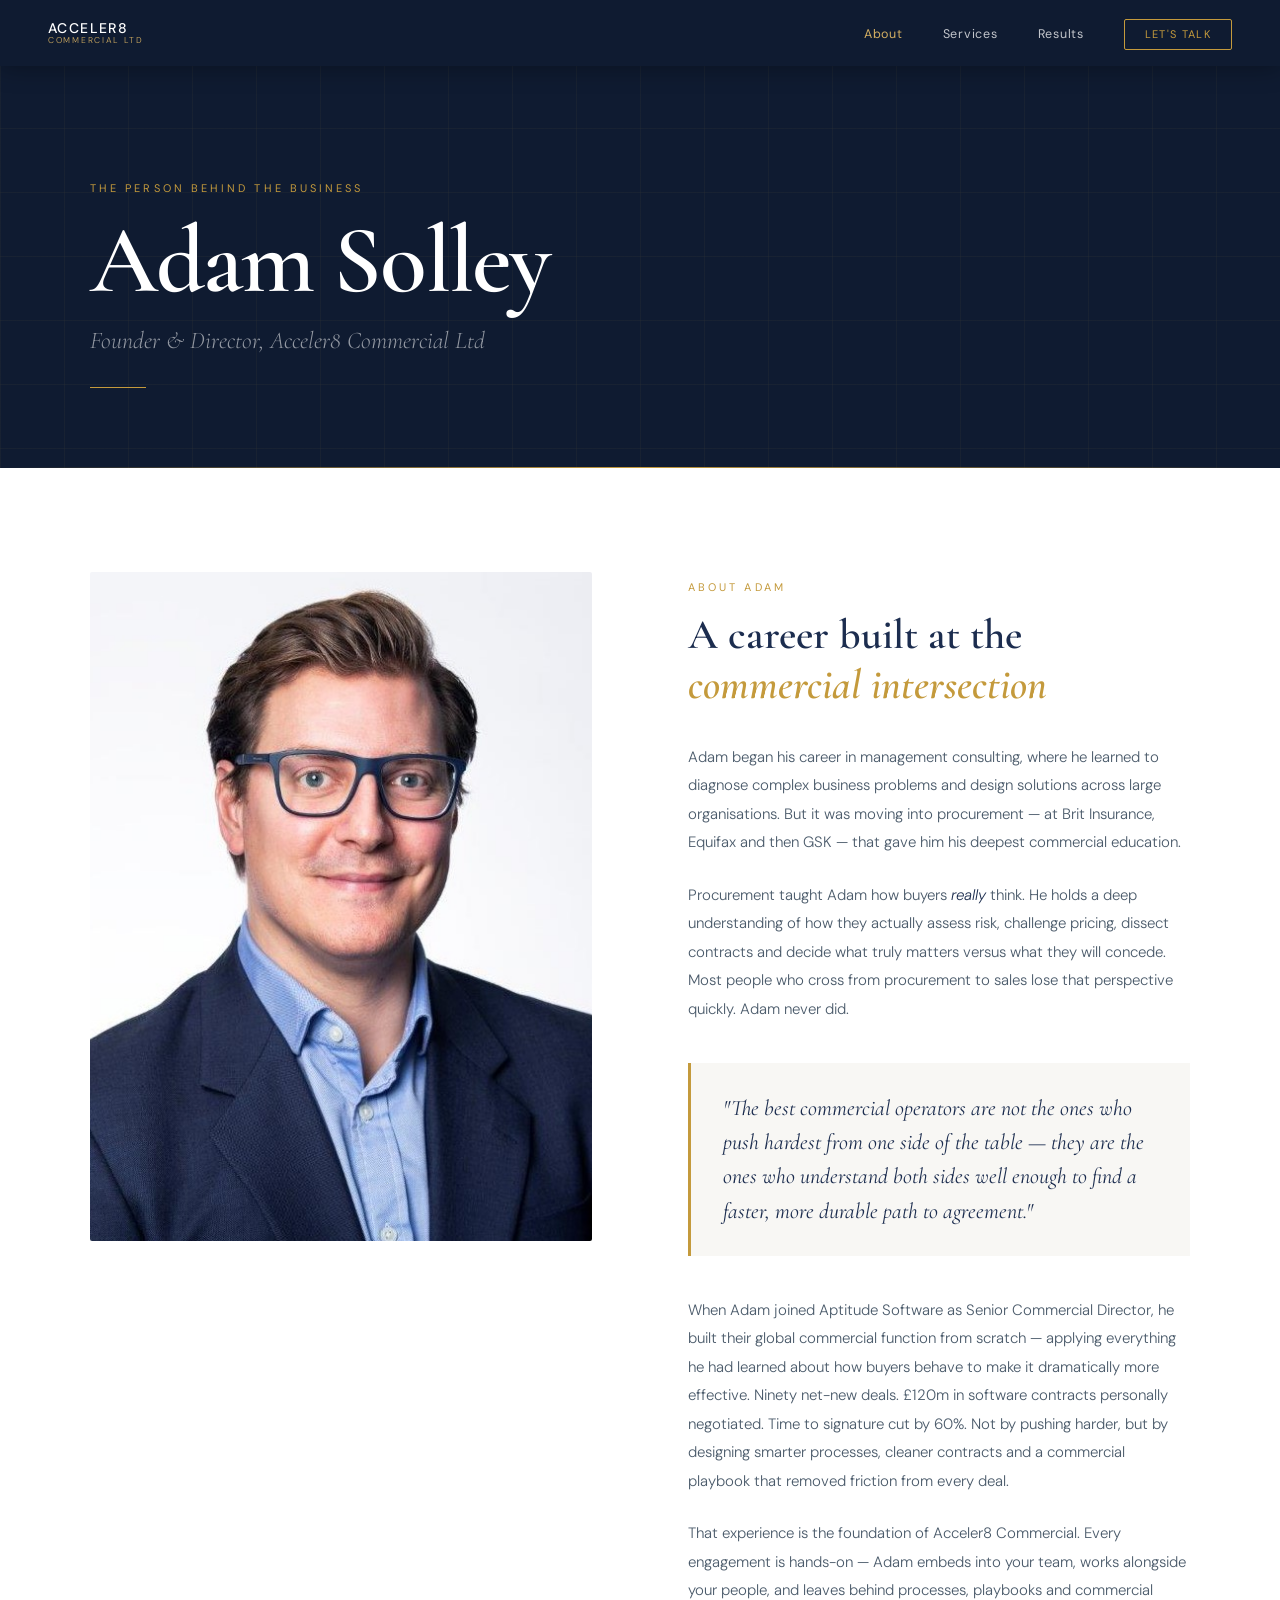
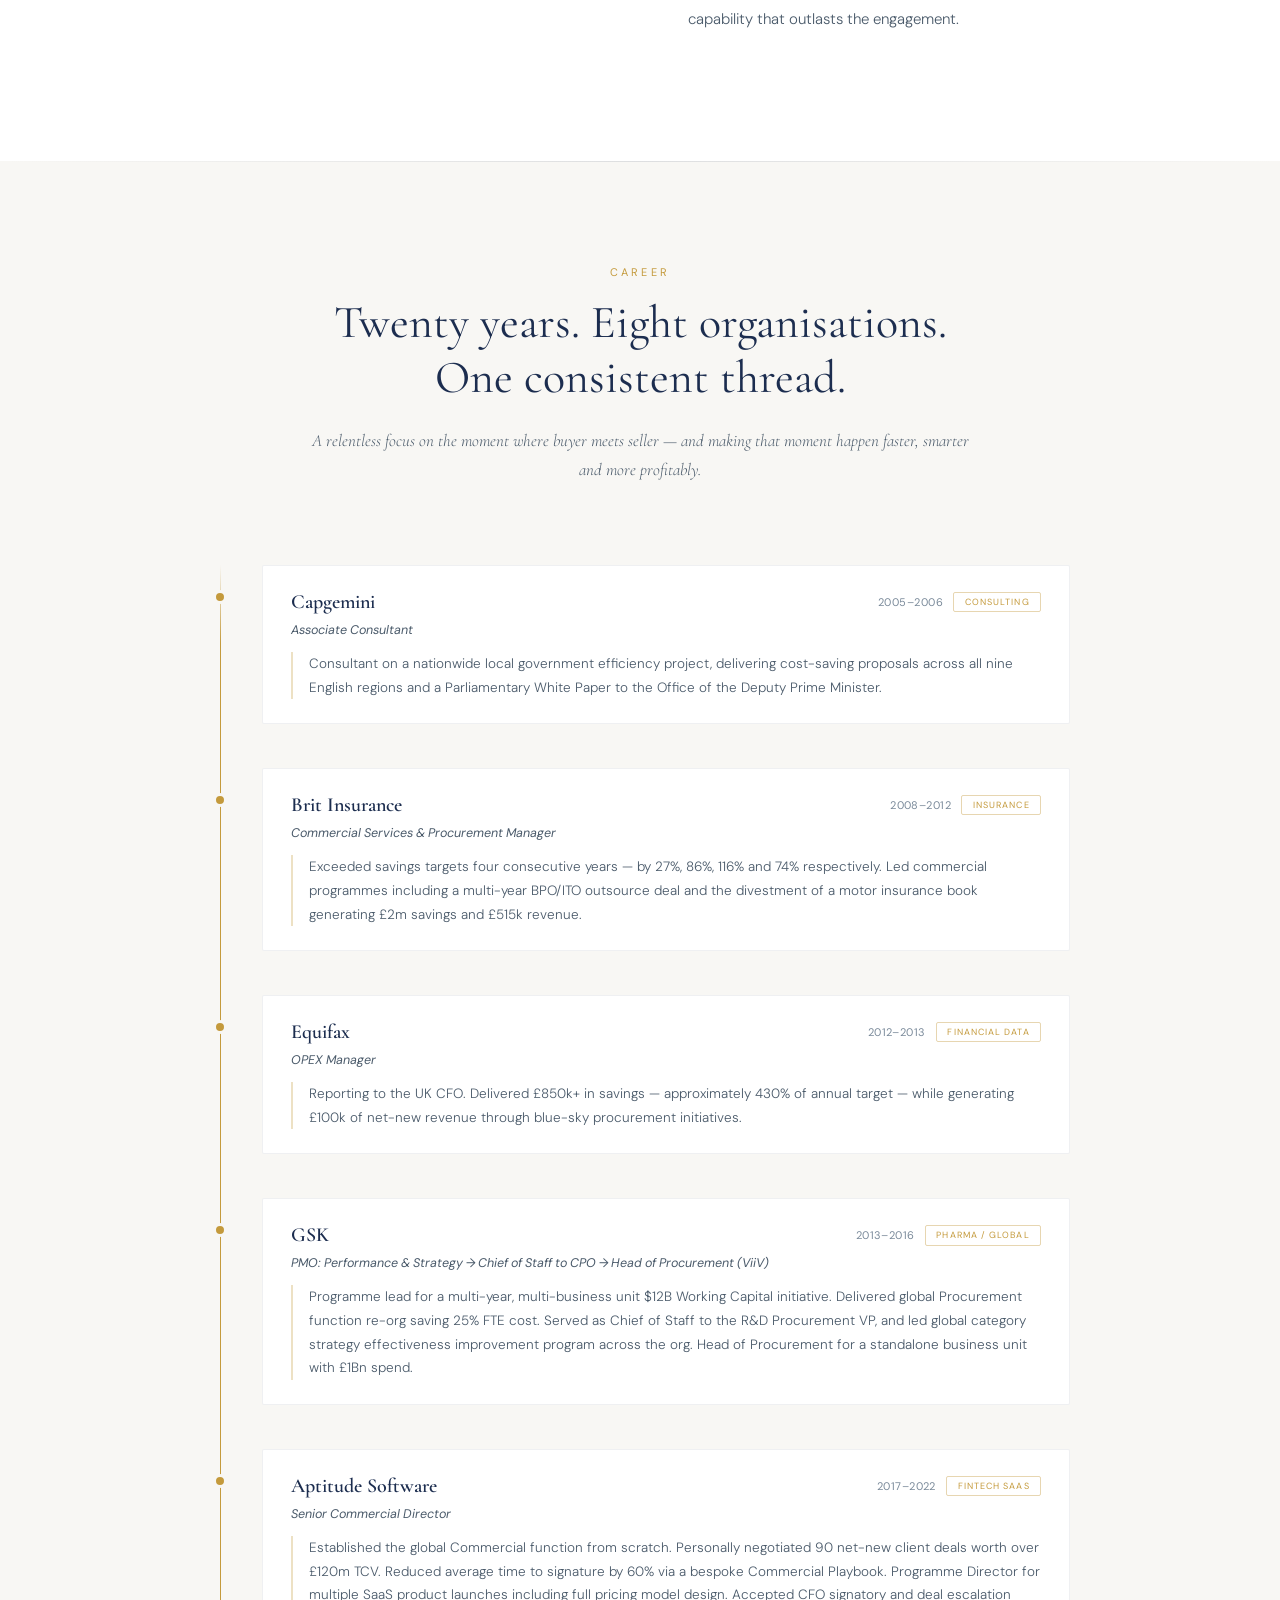
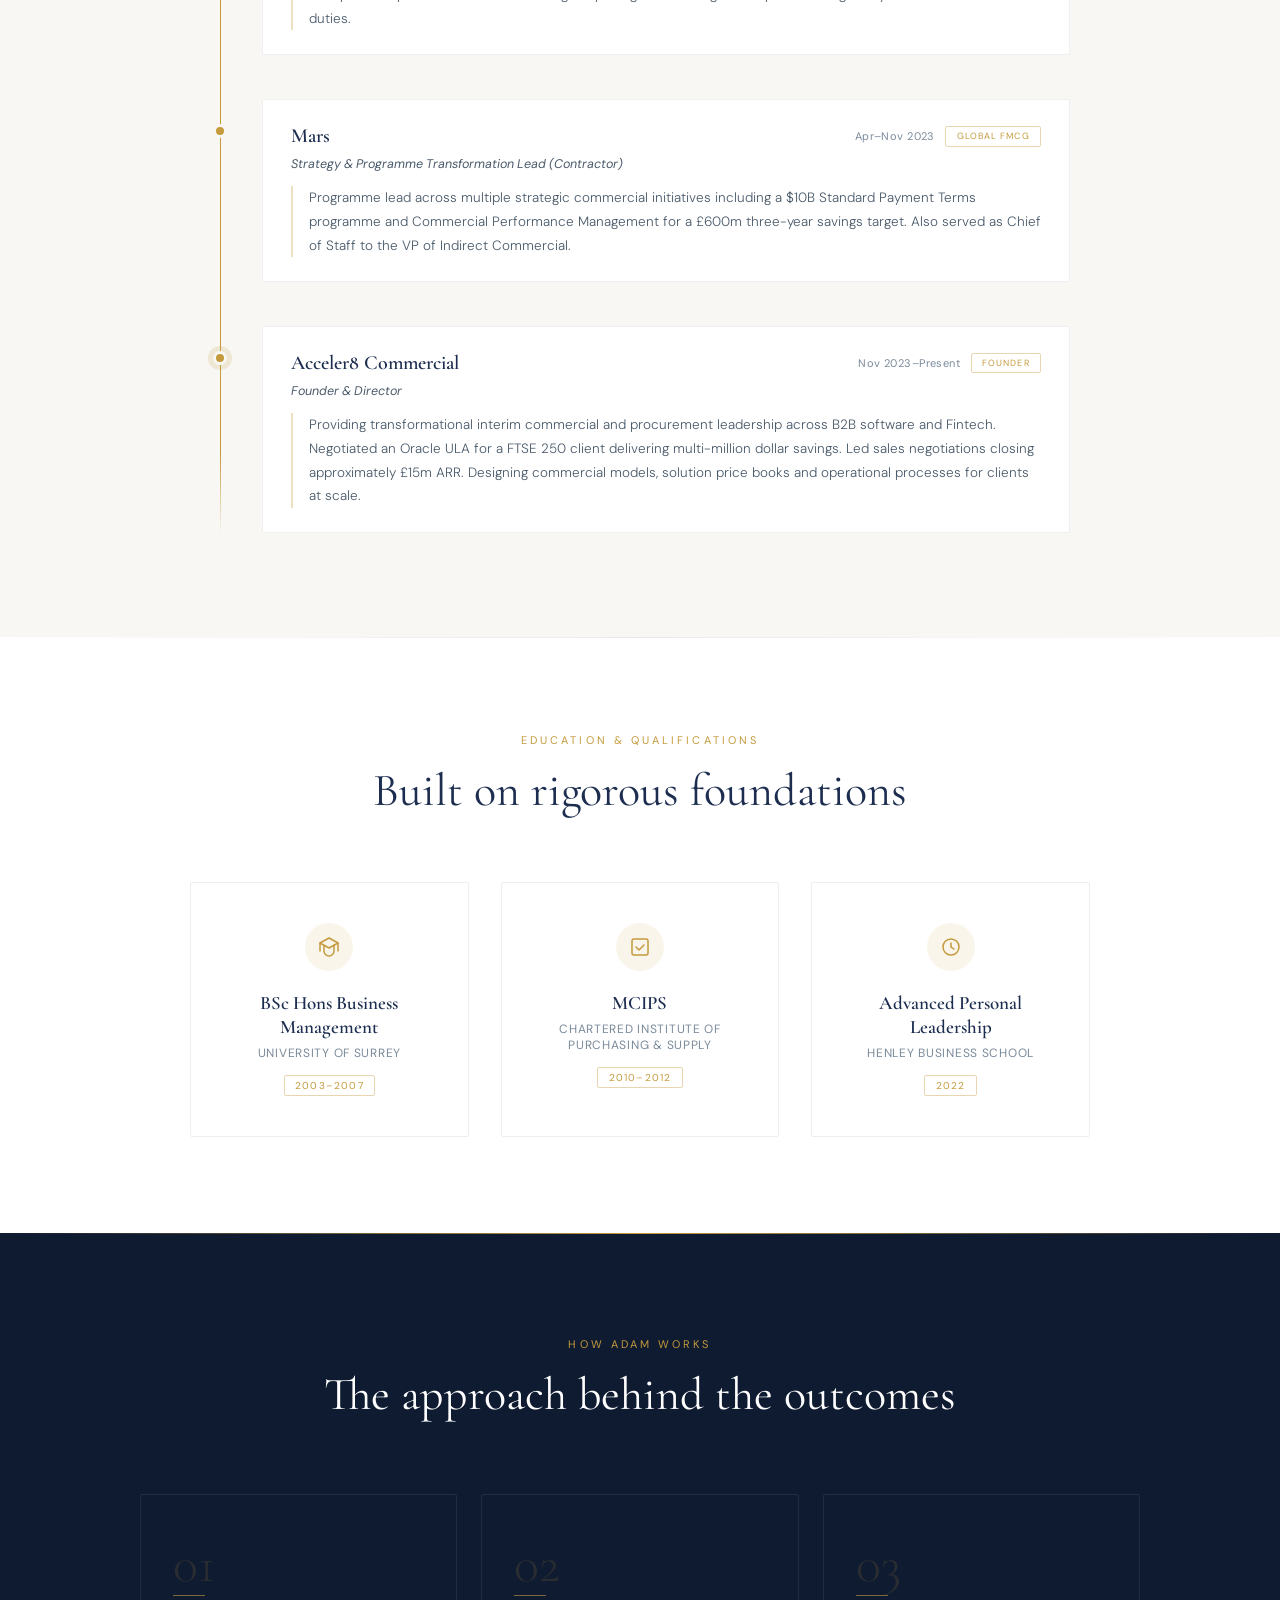
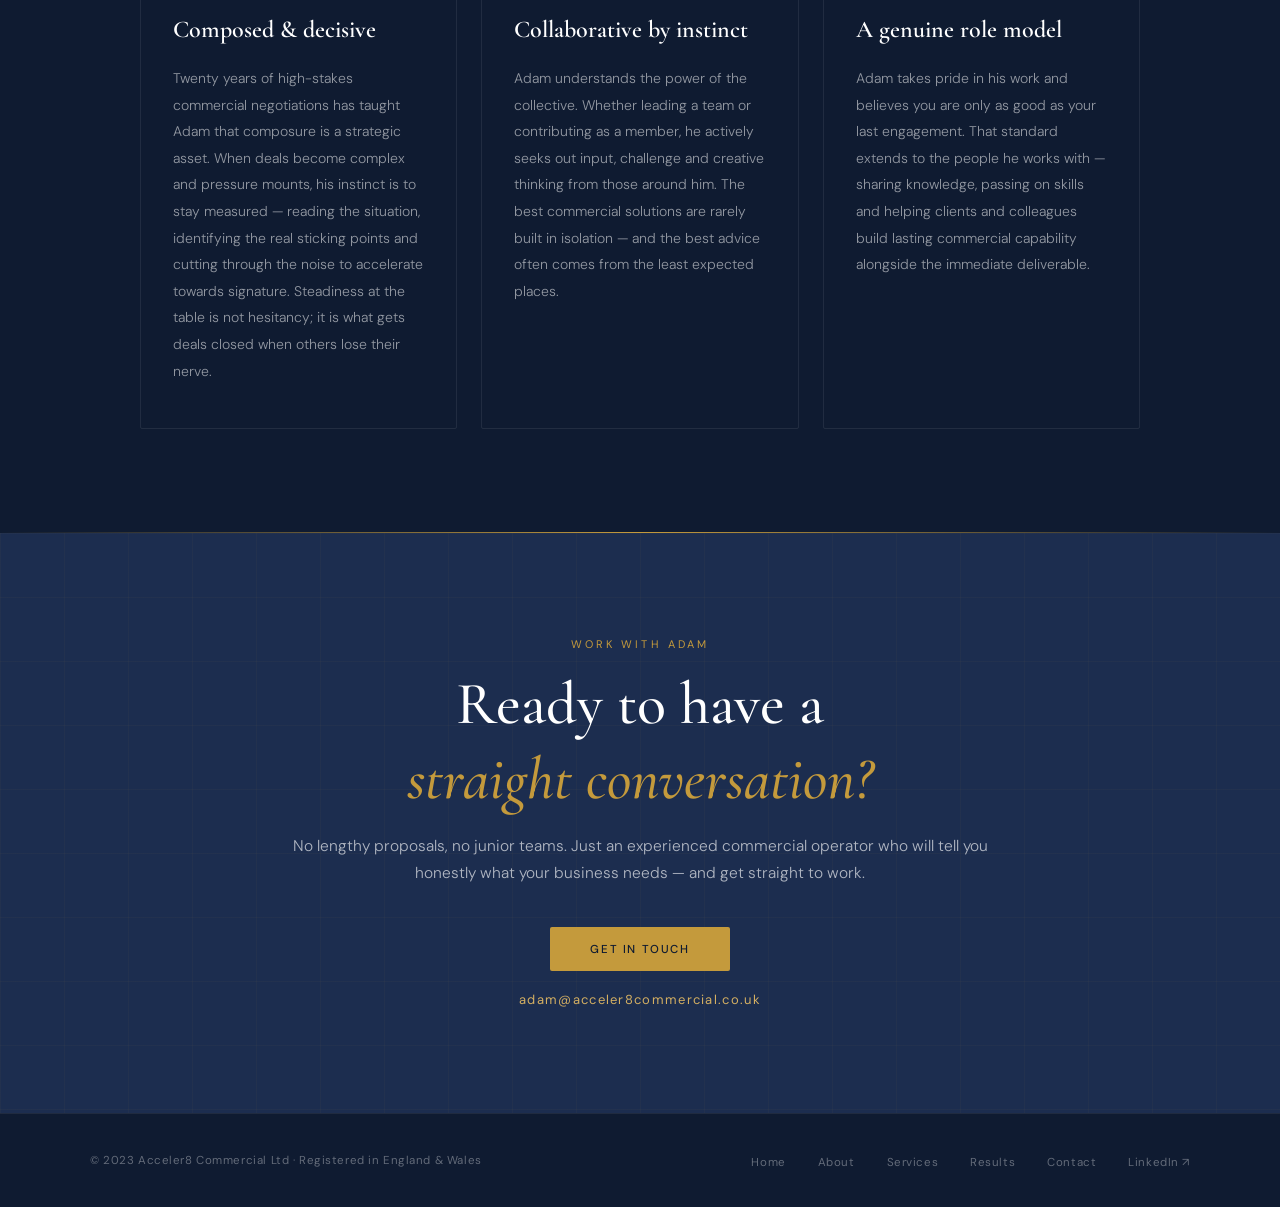
<file: about[1].html>
<!DOCTYPE html>
<html lang="en">
<head>
<meta charset="UTF-8">
<meta name="viewport" content="width=device-width, initial-scale=1.0">
<title>About — Acceler8 Commercial Ltd</title>
<link href="https://fonts.googleapis.com/css2?family=Cormorant+Garamond:ital,wght@0,300;0,400;0,500;0,600;0,700;1,300;1,400;1,600&family=DM+Sans:opsz,wght@9..40,300;9..40,400;9..40,500&display=swap" rel="stylesheet">
<style>
*,*::before,*::after{box-sizing:border-box;margin:0;padding:0}
:root{--navy:#1C2D4F;--navy-deep:#0F1B31;--gold:#C49A3C;--gold-light:#D4AF62;--cream:#F8F7F4;--text-mid:#4A5A6A;--text-light:#7A8A9A;}
html{scroll-behavior:smooth}
body{font-family:'DM Sans',sans-serif;background:var(--cream);color:var(--navy);overflow-x:hidden}
nav{position:fixed;top:0;left:0;right:0;z-index:100;padding:1.25rem 3rem;display:flex;align-items:center;justify-content:space-between;background:var(--navy-deep);box-shadow:0 1px 24px rgba(0,0,0,.35)}
.nav-logo{display:flex;align-items:center;gap:10px;text-decoration:none}
.nav-logo-text{display:flex;flex-direction:column;line-height:1.15}
.nav-logo-main{font-size:14px;font-weight:500;color:#fff;letter-spacing:.1em;text-transform:uppercase}
.nav-logo-sub{font-size:8.5px;font-weight:300;color:var(--gold-light);letter-spacing:.2em;text-transform:uppercase}
.nav-links{display:flex;align-items:center;gap:2.5rem;list-style:none}
.nav-links a{text-decoration:none;color:rgba(255,255,255,.75);font-size:12.5px;letter-spacing:.06em;transition:color .2s}
.nav-links a:hover,.nav-links a.active{color:var(--gold-light)}
.nav-cta{padding:.45rem 1.25rem;border:1px solid var(--gold);color:var(--gold)!important;border-radius:2px;font-size:11px!important;letter-spacing:.12em!important;text-transform:uppercase;transition:background .2s,color .2s!important}
.nav-cta:hover{background:var(--gold)!important;color:var(--navy-deep)!important}
.logo-svg{width:44px;height:44px}
#hero{min-height:52vh;background:var(--navy-deep);display:flex;align-items:flex-end;padding:7rem 3rem 5rem;position:relative;overflow:hidden}
#hero::before{content:'';position:absolute;inset:0;background-image:linear-gradient(rgba(196,154,60,.05) 1px,transparent 1px),linear-gradient(90deg,rgba(196,154,60,.05) 1px,transparent 1px);background-size:64px 64px}
#hero::after{content:'';position:absolute;bottom:0;left:0;right:0;height:1px;background:linear-gradient(90deg,transparent,var(--gold),transparent)}
.hero-inner{max-width:1100px;margin:0 auto;width:100%;position:relative;z-index:1}
.hero-eyebrow{font-size:11px;letter-spacing:.28em;text-transform:uppercase;color:var(--gold);margin-bottom:1.25rem;display:block;opacity:0;animation:fadeUp .7s .2s ease forwards}
.hero-name{font-family:'Cormorant Garamond',serif;font-size:clamp(52px,8vw,96px);font-weight:600;line-height:.95;color:#fff;letter-spacing:-.02em;margin-bottom:1.25rem;opacity:0;animation:fadeUp .7s .35s ease forwards;white-space:nowrap}
.hero-title{font-family:'Cormorant Garamond',serif;font-size:clamp(18px,2.2vw,24px);font-weight:300;font-style:italic;color:rgba(255,255,255,.55);opacity:0;animation:fadeUp .7s .5s ease forwards}
.hero-rule{width:56px;height:1px;background:var(--gold);margin-top:2rem;opacity:0;animation:fadeUp .7s .65s ease forwards}
#story{background:#fff;padding:6.5rem 3rem}
.story-wrap{max-width:1100px;margin:0 auto;display:grid;grid-template-columns:1fr 1fr;gap:6rem;align-items:start}
.photo-block{position:sticky;top:7rem}
.photo-placeholder{width:100%;aspect-ratio:3/4;background:var(--navy);border-radius:2px;display:flex;flex-direction:column;align-items:center;justify-content:center;gap:1rem;position:relative;overflow:hidden}
.photo-placeholder::before{content:'';position:absolute;inset:0;background-image:linear-gradient(rgba(196,154,60,.06) 1px,transparent 1px),linear-gradient(90deg,rgba(196,154,60,.06) 1px,transparent 1px);background-size:32px 32px}
.photo-icon{width:72px;height:72px;border-radius:50%;border:2px solid rgba(196,154,60,.4);display:flex;align-items:center;justify-content:center;position:relative;z-index:1}
.photo-icon svg{opacity:.5}
.photo-label{font-size:11px;letter-spacing:.2em;text-transform:uppercase;color:rgba(255,255,255,.3);position:relative;z-index:1}
.photo-caption{position:absolute;bottom:1.5rem;left:1.5rem;right:1.5rem;z-index:1}
.photo-caption-name{font-family:'Cormorant Garamond',serif;font-size:20px;font-weight:600;color:rgba(255,255,255,.8);display:block}
.photo-caption-role{font-size:10px;letter-spacing:.18em;text-transform:uppercase;color:var(--gold-light);opacity:.7}
.story-content{padding-top:.5rem}
.section-eye{display:block;font-size:11px;font-weight:400;letter-spacing:.28em;text-transform:uppercase;color:var(--gold);margin-bottom:1rem}
.story-h{font-family:'Cormorant Garamond',serif;font-size:clamp(28px,3.5vw,42px);font-weight:600;color:var(--navy);line-height:1.2;margin-bottom:2rem}
.story-h em{font-style:italic;color:var(--gold)}
.story-p{font-size:15px;line-height:1.9;color:var(--text-mid);font-weight:300;margin-bottom:1.5rem}
.story-p strong{color:var(--navy);font-weight:500}
.story-p em{color:var(--navy);font-style:italic}
.story-pull{margin:2.5rem 0;padding:1.75rem 2rem;border-left:3px solid var(--gold);background:var(--cream)}
.story-pull p{font-family:'Cormorant Garamond',serif;font-size:22px;font-weight:400;font-style:italic;color:var(--navy);line-height:1.55}
#timeline{background:var(--cream);padding:6.5rem 3rem;position:relative}
#timeline::before{content:'';position:absolute;top:0;left:0;right:0;height:1px;background:linear-gradient(90deg,transparent,rgba(28,45,79,.12),transparent)}
.timeline-header{text-align:center;max-width:680px;margin:0 auto 5rem}
.section-h-dark{font-family:'Cormorant Garamond',serif;font-size:clamp(28px,4vw,46px);font-weight:400;color:var(--navy);line-height:1.2;margin-top:.5rem}
.timeline-sub{font-size:17px;font-weight:300;color:var(--text-mid);line-height:1.75;margin-top:1.25rem;font-family:'Cormorant Garamond',serif;font-style:italic}
.timeline-wrap{max-width:860px;margin:0 auto;position:relative}
.timeline-line{position:absolute;left:10px;top:0;bottom:0;width:1px;background:linear-gradient(to bottom,transparent,var(--gold) 5%,var(--gold) 95%,transparent)}
.tl-entry{display:flex;gap:2rem;margin-bottom:2.75rem;position:relative}
.tl-entry:last-child{margin-bottom:0}
.tl-left{flex-shrink:0;width:20px;display:flex;align-items:flex-start;justify-content:center;padding-top:1.55rem}
.tl-dot{width:14px;height:14px;border-radius:50%;background:var(--gold);border:3px solid var(--cream);z-index:1;position:relative;flex-shrink:0}
.tl-dot.current{box-shadow:0 0 0 5px rgba(196,154,60,.18)}
.tl-right{flex:1;background:#fff;padding:1.5rem 1.75rem;border-radius:2px;border:1px solid rgba(28,45,79,.07);transition:border-color .3s,transform .3s}
.tl-right:hover{border-color:rgba(196,154,60,.3);transform:translateX(4px)}
.tl-company{display:flex;align-items:center;justify-content:space-between;margin-bottom:.5rem;flex-wrap:wrap;gap:.5rem}
.tl-company-name{font-family:'Cormorant Garamond',serif;font-size:20px;font-weight:600;color:var(--navy)}
.tl-meta{display:flex;align-items:center;gap:.65rem;flex-wrap:wrap}
.tl-year{font-size:11px;color:var(--text-light);letter-spacing:.04em}
.tl-badge{font-size:9px;letter-spacing:.12em;text-transform:uppercase;color:var(--gold);border:1px solid rgba(196,154,60,.4);padding:.2rem .65rem;border-radius:2px}
.tl-role{font-size:12.5px;color:var(--text-mid);margin-bottom:.875rem;font-style:italic}
.tl-achievement{font-size:13.5px;line-height:1.75;color:var(--text-mid);font-weight:300;padding-left:1rem;border-left:2px solid rgba(196,154,60,.3)}
#credentials{background:#fff;padding:6rem 3rem;position:relative}
#credentials::before{content:'';position:absolute;top:0;left:0;right:0;height:1px;background:linear-gradient(90deg,transparent,rgba(28,45,79,.1),transparent)}
.creds-header{text-align:center;margin-bottom:4rem}
.creds-grid{max-width:900px;margin:0 auto;display:grid;grid-template-columns:repeat(3,1fr);gap:2rem}
.cred-card{text-align:center;padding:2.5rem 1.75rem;border:1px solid rgba(28,45,79,.08);border-radius:2px;transition:border-color .3s,transform .3s}
.cred-card:hover{border-color:rgba(196,154,60,.3);transform:translateY(-3px)}
.cred-icon{width:48px;height:48px;border-radius:50%;background:rgba(196,154,60,.1);display:flex;align-items:center;justify-content:center;margin:0 auto 1.25rem}
.cred-qual{font-family:'Cormorant Garamond',serif;font-size:19px;font-weight:600;color:var(--navy);margin-bottom:.4rem;line-height:1.25}
.cred-inst{font-size:12px;letter-spacing:.06em;color:var(--text-light);text-transform:uppercase;margin-bottom:.75rem}
.cred-year{display:inline-block;font-size:10px;letter-spacing:.12em;color:var(--gold);border:1px solid rgba(196,154,60,.4);padding:.2rem .65rem;border-radius:2px;text-transform:uppercase}
#style{background:var(--navy-deep);padding:6.5rem 3rem;position:relative}
#style::before,#style::after{content:'';position:absolute;left:0;right:0;height:1px;background:linear-gradient(90deg,transparent,var(--gold),transparent)}
#style::before{top:0}#style::after{bottom:0}
.style-header{text-align:center;margin-bottom:4.5rem}
.section-h-light{font-family:'Cormorant Garamond',serif;font-size:clamp(28px,4vw,46px);font-weight:400;color:#fff;line-height:1.2;margin-top:.5rem}
.style-grid{max-width:1000px;margin:0 auto;display:grid;grid-template-columns:repeat(3,1fr);gap:1.5rem}
.style-card{padding:2.75rem 2rem;border:1px solid rgba(255,255,255,.08);border-radius:2px;transition:border-color .3s,background .3s}
.style-card:hover{border-color:rgba(196,154,60,.3);background:rgba(255,255,255,.02)}
.style-num{font-family:'Cormorant Garamond',serif;font-size:52px;font-weight:300;color:rgba(196,154,60,.15);line-height:1;margin-bottom:.25rem}
.style-title{font-family:'Cormorant Garamond',serif;font-size:24px;font-weight:600;color:#fff;margin-bottom:1.25rem;line-height:1.2}
.style-body{font-size:14px;line-height:1.9;color:rgba(255,255,255,.55);font-weight:300}
.style-rule{width:32px;height:1px;background:var(--gold);margin-bottom:1.25rem;opacity:.6}
#cta{background:var(--navy);padding:6.5rem 3rem;text-align:center;position:relative;overflow:hidden}
#cta::before{content:'';position:absolute;inset:0;background-image:linear-gradient(rgba(196,154,60,.04) 1px,transparent 1px),linear-gradient(90deg,rgba(196,154,60,.04) 1px,transparent 1px);background-size:64px 64px}
.cta-inner{position:relative;z-index:1;max-width:700px;margin:0 auto}
.cta-h{font-family:'Cormorant Garamond',serif;font-size:clamp(34px,5vw,60px);font-weight:500;color:#fff;line-height:1.25;margin-bottom:1rem}
.cta-h em{font-style:italic;color:var(--gold)}
.cta-p{font-size:15.5px;font-weight:300;color:rgba(255,255,255,.65);line-height:1.75;margin-bottom:2.5rem}
.btn-gold{display:inline-block;padding:.9rem 2.5rem;background:var(--gold);color:var(--navy-deep);text-decoration:none;font-size:11.5px;font-weight:500;letter-spacing:.14em;text-transform:uppercase;border-radius:2px;transition:background .2s,transform .2s}
.btn-gold:hover{background:var(--gold-light);transform:translateY(-2px)}
.cta-email{display:inline-block;font-size:13px;letter-spacing:.1em;color:var(--gold-light);text-decoration:none;margin-top:1.25rem;transition:color .2s}
.cta-email:hover{color:#fff}
footer{background:var(--navy-deep);padding:2.25rem 3rem;border-top:1px solid rgba(255,255,255,.07)}
.footer-in{max-width:1100px;margin:0 auto;display:flex;align-items:center;justify-content:space-between;flex-wrap:wrap;gap:1rem}

/* Mobile Responsive */
@media(max-width:768px){
  nav{padding:1rem 1.5rem}
  .nav-logo-text{display:none}
  .nav-links{gap:1rem}
  .nav-links a{font-size:11px}
  .hero-inner{grid-template-columns:1fr;gap:2rem;padding:1.5rem}
  .hero-h{font-size:clamp(28px,5vw,48px)}
  .photo-block{position:static;margin-bottom:2rem}
  .story-section{padding:1.5rem}
  .story-h{font-size:24px}
  .story-p{font-size:14px;line-height:1.6}
  .timeline{padding:1.5rem}
  .tl-item{padding-left:1.5rem;margin-bottom:1.5rem}
  .tl-date{font-size:12px}
  .tl-company{font-size:16px}
  .tl-role{font-size:13px}
  .tl-achievement{font-size:13px}
  .style-grid{grid-template-columns:1fr;gap:2rem;padding:1.5rem}
  .style-item{padding:1.5rem}
  .style-h3{font-size:16px}
  .style-p{font-size:13px}
  .cta-inner{padding:2rem 1.5rem}
  .cta-h{font-size:clamp(24px,5vw,42px)}
  .cta-p{font-size:14px}
  .btn-gold{padding:0.9rem 1.8rem;font-size:12px}
}
.footer-copy{font-size:11.5px;color:rgba(255,255,255,.35);letter-spacing:.05em}
.footer-links{display:flex;gap:2rem;list-style:none}
.footer-links a{font-size:11.5px;color:rgba(255,255,255,.35);text-decoration:none;letter-spacing:.05em;transition:color .2s}
.footer-links a:hover{color:var(--gold-light)}
@keyframes fadeUp{from{opacity:0;transform:translateY(22px)}to{opacity:1;transform:translateY(0)}}
.reveal{opacity:0;transform:translateY(26px);transition:opacity .75s ease,transform .75s ease}
.reveal.in{opacity:1;transform:translateY(0)}
.d1{transition-delay:.1s}.d2{transition-delay:.2s}.d3{transition-delay:.3s}.d4{transition-delay:.4s}
</style>
</head>
<body>
<nav>
  <a href="index.html" class="nav-logo">
    
    <span class="nav-logo-text">
      <span class="nav-logo-main">Acceler8</span>
      <span class="nav-logo-sub">Commercial Ltd</span>
    </span>
  </a>
  <ul class="nav-links">
    <li><a href="about.html" class="active">About</a></li>
    <li><a href="services.html">Services</a></li>
    <li><a href="results.html">Results</a></li>
    <li><a href="contact.html" class="nav-cta">Let's Talk</a></li>
  </ul>
</nav>

<section id="hero">
  <div class="hero-inner">
    <span class="hero-eyebrow">The person behind the business</span>
    <h1 class="hero-name">Adam Solley</h1>
    <p class="hero-title">Founder &amp; Director, Acceler8 Commercial Ltd</p>
    <div class="hero-rule"></div>
  </div>
</section>

<section id="story">
  <div class="story-wrap">
    <div class="photo-block reveal">
      <img src="adam-solley-headshot.jpg" alt="Adam Solley, Founder & Director of Acceler8 Commercial Ltd" style="width:100%;aspect-ratio:3/4;object-fit:cover;border-radius:2px;display:block;">
    </div>
    <div class="story-content">
      <span class="section-eye reveal">About Adam</span>
      <h2 class="story-h reveal d1">A career built at the<br><em>commercial intersection</em></h2>
      <p class="story-p reveal d2">Adam began his career in management consulting, where he learned to diagnose complex business problems and design solutions across large organisations. But it was moving into procurement — at Brit Insurance, Equifax and then GSK — that gave him his deepest commercial education.</p>
      <p class="story-p reveal d2">Procurement taught Adam how buyers <em>really</em> think. He holds a deep understanding of how they actually assess risk, challenge pricing, dissect contracts and decide what truly matters versus what they will concede. Most people who cross from procurement to sales lose that perspective quickly. Adam never did.</p>
      <div class="story-pull reveal d3">
        <p>"The best commercial operators are not the ones who push hardest from one side of the table — they are the ones who understand both sides well enough to find a faster, more durable path to agreement."</p>
      </div>
      <p class="story-p reveal d3">When Adam joined Aptitude Software as Senior Commercial Director, he built their global commercial function from scratch — applying everything he had learned about how buyers behave to make it dramatically more effective. Ninety net-new deals. £120m in software contracts personally negotiated. Time to signature cut by 60%. Not by pushing harder, but by designing smarter processes, cleaner contracts and a commercial playbook that removed friction from every deal.</p>
      <p class="story-p reveal d3">That experience is the foundation of Acceler8 Commercial. Every engagement is hands-on — Adam embeds into your team, works alongside your people, and leaves behind processes, playbooks and commercial capability that outlasts the engagement.</p>
    </div>
  </div>
</section>

<section id="timeline">
  <div class="timeline-header">
    <span class="section-eye reveal">Career</span>
    <h2 class="section-h-dark reveal d1">Twenty years. Eight organisations.<br>One consistent thread.</h2>
    <p class="timeline-sub reveal d2">A relentless focus on the moment where buyer meets seller — and making that moment happen faster, smarter and more profitably.</p>
  </div>
  <div class="timeline-wrap">
    <div class="timeline-line"></div>

    <div class="tl-entry reveal">
      <div class="tl-left"><div class="tl-dot"></div></div>
      <div class="tl-right">
        <div class="tl-company"><span class="tl-company-name">Capgemini</span><div class="tl-meta"><span class="tl-year">2005–2006</span><span class="tl-badge">Consulting</span></div></div>
        <p class="tl-role">Associate Consultant</p>
        <p class="tl-achievement">Consultant on a nationwide local government efficiency project, delivering cost-saving proposals across all nine English regions and a Parliamentary White Paper to the Office of the Deputy Prime Minister.</p>
      </div>
    </div>

    <div class="tl-entry reveal d1">
      <div class="tl-left"><div class="tl-dot"></div></div>
      <div class="tl-right">
        <div class="tl-company"><span class="tl-company-name">Brit Insurance</span><div class="tl-meta"><span class="tl-year">2008–2012</span><span class="tl-badge">Insurance</span></div></div>
        <p class="tl-role">Commercial Services &amp; Procurement Manager</p>
        <p class="tl-achievement">Exceeded savings targets four consecutive years — by 27%, 86%, 116% and 74% respectively. Led commercial programmes including a multi-year BPO/ITO outsource deal and the divestment of a motor insurance book generating £2m savings and £515k revenue.</p>
      </div>
    </div>

    <div class="tl-entry reveal d2">
      <div class="tl-left"><div class="tl-dot"></div></div>
      <div class="tl-right">
        <div class="tl-company"><span class="tl-company-name">Equifax</span><div class="tl-meta"><span class="tl-year">2012–2013</span><span class="tl-badge">Financial Data</span></div></div>
        <p class="tl-role">OPEX Manager</p>
        <p class="tl-achievement">Reporting to the UK CFO. Delivered £850k+ in savings — approximately 430% of annual target — while generating £100k of net-new revenue through blue-sky procurement initiatives.</p>
      </div>
    </div>

    <div class="tl-entry reveal d1">
      <div class="tl-left"><div class="tl-dot"></div></div>
      <div class="tl-right">
        <div class="tl-company"><span class="tl-company-name">GSK</span><div class="tl-meta"><span class="tl-year">2013–2016</span><span class="tl-badge">Pharma / Global</span></div></div>
        <p class="tl-role">PMO: Performance &amp; Strategy → Chief of Staff to CPO → Head of Procurement (ViiV)</p>
        <p class="tl-achievement">Programme lead for a multi-year, multi-business unit $12B Working Capital initiative. Delivered global Procurement function re-org saving 25% FTE cost. Served as Chief of Staff to the R&amp;D Procurement VP, and led global category strategy effectiveness improvement program across the org. Head of Procurement for a standalone business unit with £1Bn spend.</p>
      </div>
    </div>

    <div class="tl-entry reveal d2">
      <div class="tl-left"><div class="tl-dot"></div></div>
      <div class="tl-right">
        <div class="tl-company"><span class="tl-company-name">Aptitude Software</span><div class="tl-meta"><span class="tl-year">2017–2022</span><span class="tl-badge">Fintech SaaS</span></div></div>
        <p class="tl-role">Senior Commercial Director</p>
        <p class="tl-achievement">Established the global Commercial function from scratch. Personally negotiated 90 net-new client deals worth over £120m TCV. Reduced average time to signature by 60% via a bespoke Commercial Playbook. Programme Director for multiple SaaS product launches including full pricing model design. Accepted CFO signatory and deal escalation duties.</p>
      </div>
    </div>

    <div class="tl-entry reveal d1">
      <div class="tl-left"><div class="tl-dot"></div></div>
      <div class="tl-right">
        <div class="tl-company"><span class="tl-company-name">Mars</span><div class="tl-meta"><span class="tl-year">Apr–Nov 2023</span><span class="tl-badge">Global FMCG</span></div></div>
        <p class="tl-role">Strategy &amp; Programme Transformation Lead (Contractor)</p>
        <p class="tl-achievement">Programme lead across multiple strategic commercial initiatives including a $10B Standard Payment Terms programme and Commercial Performance Management for a £600m three-year savings target. Also served as Chief of Staff to the VP of Indirect Commercial.</p>
      </div>
    </div>

    <div class="tl-entry reveal d2">
      <div class="tl-left"><div class="tl-dot current"></div></div>
      <div class="tl-right">
        <div class="tl-company"><span class="tl-company-name">Acceler8 Commercial</span><div class="tl-meta"><span class="tl-year">Nov 2023–Present</span><span class="tl-badge">Founder</span></div></div>
        <p class="tl-role">Founder &amp; Director</p>
        <p class="tl-achievement">Providing transformational interim commercial and procurement leadership across B2B software and Fintech. Negotiated an Oracle ULA for a FTSE 250 client delivering multi-million dollar savings. Led sales negotiations closing approximately £15m ARR. Designing commercial models, solution price books and operational processes for clients at scale.</p>
      </div>
    </div>

  </div>
</section>

<section id="credentials">
  <div class="creds-header">
    <span class="section-eye reveal">Education &amp; Qualifications</span>
    <h2 class="section-h-dark reveal d1">Built on rigorous foundations</h2>
  </div>
  <div class="creds-grid">
    <div class="cred-card reveal">
      <div class="cred-icon"><svg width="22" height="22" viewBox="0 0 22 22" fill="none"><path d="M11 2L2 7l9 5 9-5-9-5z" stroke="#C49A3C" stroke-width="1.5" stroke-linejoin="round"/><path d="M2 7v8M20 7v8" stroke="#C49A3C" stroke-width="1.5" stroke-linecap="round"/><path d="M6 9.5v5.5a5 5 0 0010 0V9.5" stroke="#C49A3C" stroke-width="1.5" stroke-linecap="round"/></svg></div>
      <p class="cred-qual">BSc Hons Business Management</p>
      <p class="cred-inst">University of Surrey</p>
      <span class="cred-year">2003–2007</span>
    </div>
    <div class="cred-card reveal d1">
      <div class="cred-icon"><svg width="22" height="22" viewBox="0 0 22 22" fill="none"><rect x="3" y="3" width="16" height="16" rx="2" stroke="#C49A3C" stroke-width="1.5"/><path d="M7 11l3 3 5-5" stroke="#C49A3C" stroke-width="1.5" stroke-linecap="round" stroke-linejoin="round"/></svg></div>
      <p class="cred-qual">MCIPS</p>
      <p class="cred-inst">Chartered Institute of Purchasing &amp; Supply</p>
      <span class="cred-year">2010–2012</span>
    </div>
    <div class="cred-card reveal d2">
      <div class="cred-icon"><svg width="22" height="22" viewBox="0 0 22 22" fill="none"><circle cx="11" cy="11" r="8" stroke="#C49A3C" stroke-width="1.5"/><path d="M11 7v4l3 2" stroke="#C49A3C" stroke-width="1.5" stroke-linecap="round"/></svg></div>
      <p class="cred-qual">Advanced Personal Leadership</p>
      <p class="cred-inst">Henley Business School</p>
      <span class="cred-year">2022</span>
    </div>
  </div>
</section>

<section id="style">
  <div class="style-header">
    <span class="section-eye reveal">How Adam works</span>
    <h2 class="section-h-light reveal d1">The approach behind the outcomes</h2>
  </div>
  <div class="style-grid">
    <div class="style-card reveal">
      <div class="style-num">01</div>
      <div class="style-rule"></div>
      <h3 class="style-title">Composed &amp; decisive</h3>
      <p class="style-body">Twenty years of high-stakes commercial negotiations has taught Adam that composure is a strategic asset. When deals become complex and pressure mounts, his instinct is to stay measured — reading the situation, identifying the real sticking points and cutting through the noise to accelerate towards signature. Steadiness at the table is not hesitancy; it is what gets deals closed when others lose their nerve.</p>
    </div>
    <div class="style-card reveal d1">
      <div class="style-num">02</div>
      <div class="style-rule"></div>
      <h3 class="style-title">Collaborative by instinct</h3>
      <p class="style-body">Adam understands the power of the collective. Whether leading a team or contributing as a member, he actively seeks out input, challenge and creative thinking from those around him. The best commercial solutions are rarely built in isolation — and the best advice often comes from the least expected places.</p>
    </div>
    <div class="style-card reveal d2">
      <div class="style-num">03</div>
      <div class="style-rule"></div>
      <h3 class="style-title">A genuine role model</h3>
      <p class="style-body">Adam takes pride in his work and believes you are only as good as your last engagement. That standard extends to the people he works with — sharing knowledge, passing on skills and helping clients and colleagues build lasting commercial capability alongside the immediate deliverable.</p>
    </div>
  </div>
</section>

<section id="cta">
  <div class="cta-inner">
    <span class="section-eye reveal">Work with Adam</span>
    <h2 class="cta-h reveal d1">Ready to have a<br><em>straight conversation?</em></h2>
    <p class="cta-p reveal d2">No lengthy proposals, no junior teams. Just an experienced commercial operator who will tell you honestly what your business needs — and get straight to work.</p>
    <a href="contact.html" class="btn-gold reveal d3">Get in Touch</a><br>
    <a href="mailto:adam@acceler8commercial.co.uk" class="cta-email reveal d4">adam@acceler8commercial.co.uk</a>
  </div>
</section>

<footer>
  <div class="footer-in">
    <span class="footer-copy">© 2023 Acceler8 Commercial Ltd · Registered in England &amp; Wales</span>
    <ul class="footer-links">
      <li><a href="index.html">Home</a></li>
      <li><a href="about.html">About</a></li>
      <li><a href="services.html">Services</a></li>
      <li><a href="results.html">Results</a></li>
      <li><a href="contact.html">Contact</a></li>
      <li><a href="https://www.linkedin.com/in/adamfsolley" target="_blank">LinkedIn ↗</a></li>
    </ul>
  </div>
</footer>

<script>
const reveals=document.querySelectorAll('.reveal');
const observer=new IntersectionObserver(entries=>{entries.forEach(e=>{if(e.isIntersecting){e.target.classList.add('in');observer.unobserve(e.target)}})},{threshold:0.1,rootMargin:'0px 0px -40px 0px'});
reveals.forEach(el=>observer.observe(el));
</script>
</body>
</html>
</file>
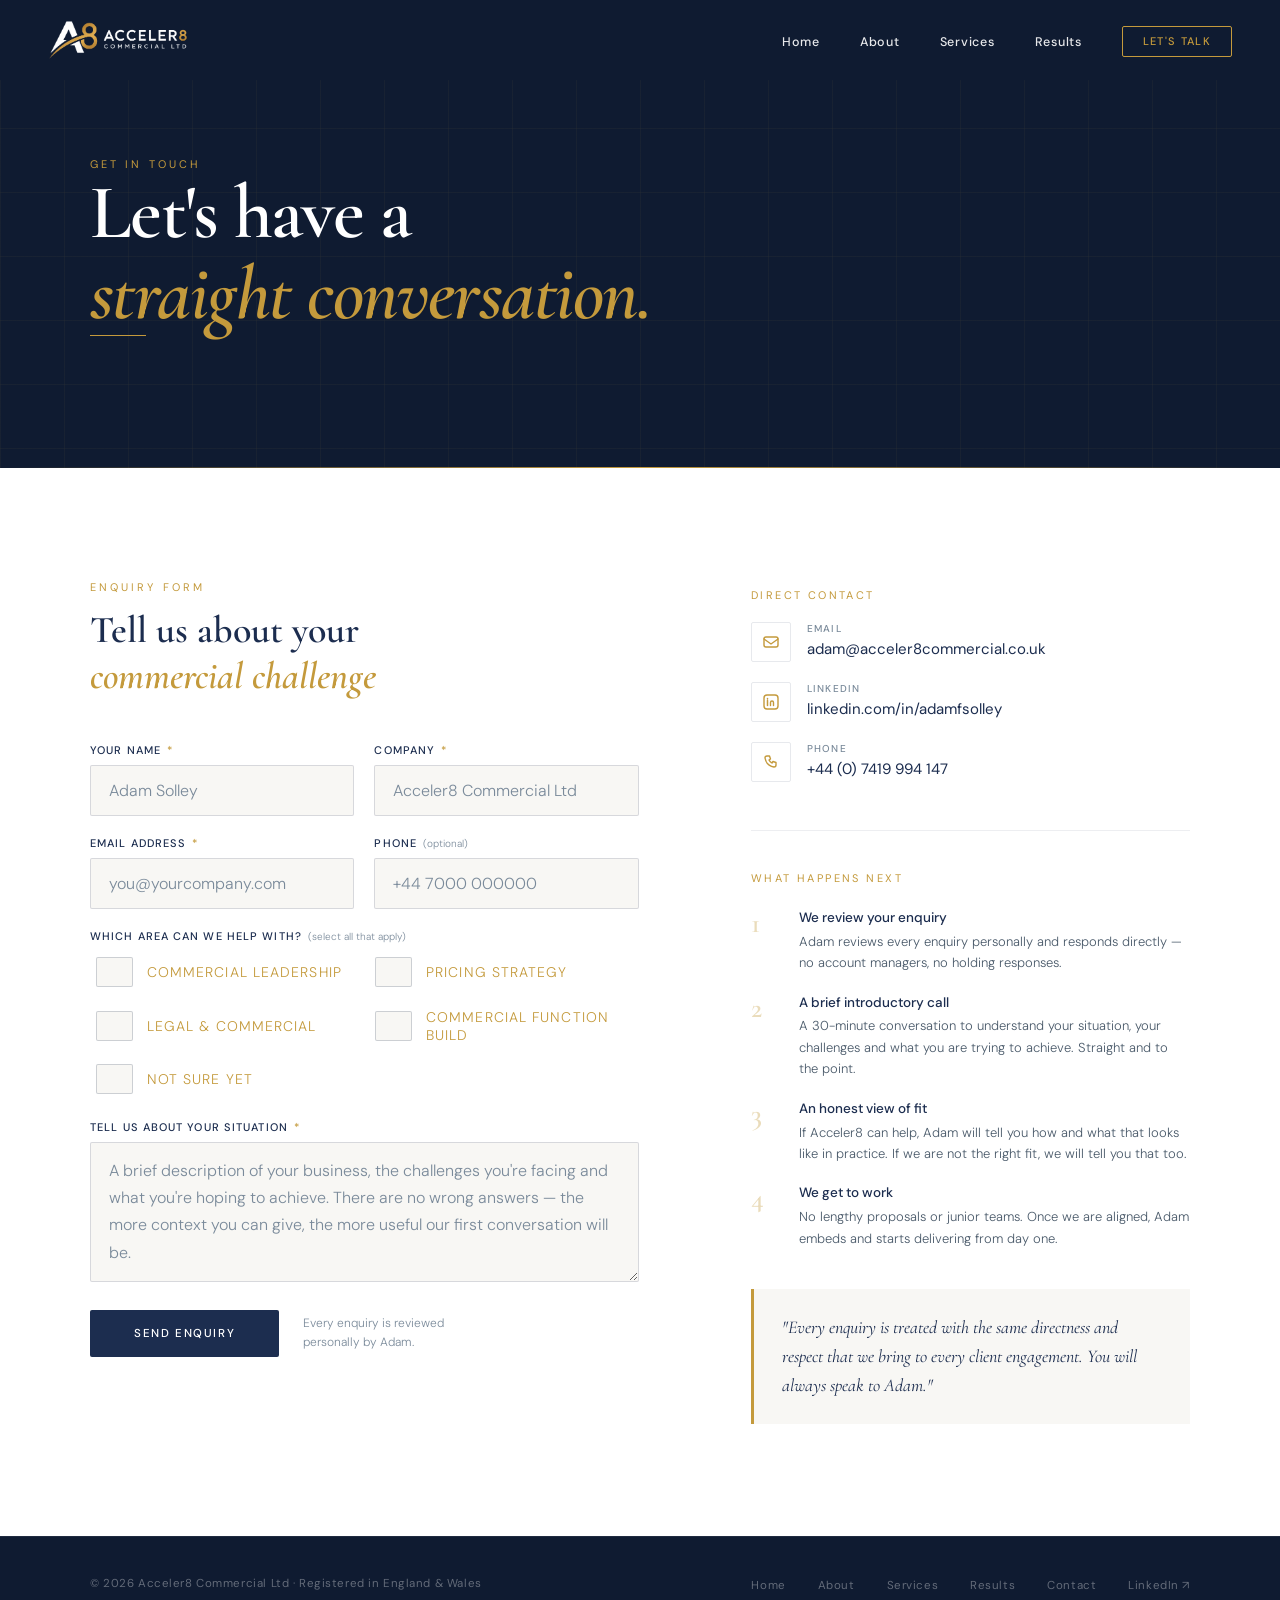
<file: contact.html>
<!DOCTYPE html>
<html lang="en">
<head>
  <meta charset="UTF-8">
  <meta name="viewport" content="width=device-width, initial-scale=1.0">
  <meta name="description" content="Get in touch with Acceler8 Commercial. Let's have a straight conversation about your commercial challenges and how we can help.">
  <title>Contact — Acceler8 Commercial Ltd</title>
  <link href="https://fonts.googleapis.com/css2?family=Cormorant+Garamond:ital,wght@0,300;0,400;0,500;0,600;0,700;1,300;1,400;1,600&family=DM+Sans:opsz,wght@9..40,300;9..40,400;9..40,500&display=swap" rel="stylesheet">
  <link rel="stylesheet" href="styles.css">
  <link rel="icon" type="image/x-icon" href="favicon.ico">
  <link rel="icon" type="image/png" sizes="32x32" href="favicon-32.png">
  <link rel="apple-touch-icon" sizes="180x180" href="favicon-180.png">
  <link rel="icon" type="image/png" sizes="192x192" href="favicon-192.png">
  <link rel="icon" type="image/png" sizes="512x512" href="favicon-512.png">
</head>
<body>

  <!-- Skip to main content link -->
  <a href="#main-content" class="skip-link">Skip to main content</a>

<!-- ══ NAV ══ -->
<nav id="nav" class="closed">
  <a href="index.html" class="nav-logo" aria-label="Acceler8 Commercial Ltd">
    <img src="logo-on-dark-bg.webp" alt="Acceler8 Commercial Ltd" class="nav-logo-img">
  </a>
  <button class="mobile-menu-toggle" id="mobile-menu-toggle" aria-label="Toggle navigation menu" aria-expanded="false">☰</button>
  <ul class="nav-links">
    <li><a href="index.html">Home</a></li>
    <li><a href="about.html">About</a></li>
    <li><a href="services.html">Services</a></li>
    <li><a href="results.html">Results</a></li>
    <li><a href="contact.html" class="active nav-cta" aria-current="page">Let's Talk</a></li>
  </ul>
</nav>

<!-- ══ MAIN CONTENT ══ -->
<main id="main-content">

<!-- ══ HERO ══ -->
<section id="hero">
  <div class="hero-inner">
    <span class="hero-eyebrow">Get in touch</span>
    <h1 class="hero-h">Let's have a<br><em>straight conversation.</em></h1>
    <div class="hero-rule"></div>
  </div>
</section>

<!-- ══ CONTACT ══ -->
<section id="contact">
  <div class="contact-wrap">

    <!-- FORM -->
    <div class="reveal">
      <div class="form-head">
        <span class="form-label-top">Enquiry form</span>
        <h2 class="form-h">Tell us about your<br><em>commercial challenge</em></h2>
      </div>

      <!-- Replace YOUR_FORM_ID with your Formspree form ID once set up at formspree.io -->
      <form class="contact-form" id="contact-form" action="https://formspree.io/f/meendwel" method="POST">

        <div class="form-row">
          <div class="field">
            <label>Your name <span>*</span></label>
            <input type="text" name="name" placeholder="Adam Solley" required>
          </div>
          <div class="field">
            <label>Company <span>*</span></label>
            <input type="text" name="company" placeholder="Acceler8 Commercial Ltd" required>
          </div>
        </div>

        <div class="form-row">
          <div class="field">
            <label>Email address <span>*</span></label>
            <input type="email" name="email" placeholder="you@yourcompany.com" required>
          </div>
          <div class="field">
            <label>Phone <span style="color:var(--text-light);font-size:10px;font-weight:300;text-transform:none;letter-spacing:0">(optional)</span></label>
            <input type="tel" name="phone" placeholder="+44 7000 000000">
          </div>
        </div>

        <div class="field form-check-group">
          <label>Which area can we help with? <span style="color:var(--text-light);font-size:10px;font-weight:300;text-transform:none;letter-spacing:0">(select all that apply)</span></label>
          <div class="form-checks">
            <label class="check-item"><input type="checkbox" name="service" value="Commercial Leadership"><span>Commercial Leadership</span></label>
            <label class="check-item"><input type="checkbox" name="service" value="Pricing Strategy"><span>Pricing Strategy</span></label>
            <label class="check-item"><input type="checkbox" name="service" value="Legal & Commercial"><span>Legal &amp; Commercial</span></label>
            <label class="check-item"><input type="checkbox" name="service" value="Commercial Function Build"><span>Commercial Function Build</span></label>
            <label class="check-item"><input type="checkbox" name="service" value="Not sure yet"><span>Not sure yet</span></label>
          </div>
        </div>

        <div class="field">
          <label>Tell us about your situation <span>*</span></label>
          <textarea name="message" placeholder="A brief description of your business, the challenges you're facing and what you're hoping to achieve. There are no wrong answers — the more context you can give, the more useful our first conversation will be." required></textarea>
        </div>

        <div class="form-submit">
          <button type="submit" class="btn-submit">Send Enquiry</button>
          <p class="form-note">Every enquiry is reviewed<br>personally by Adam.</p>
        </div>

      </form>

      <div id="form-success">
        <h3>Message received — thank you.</h3>
        <p>Adam will review your enquiry personally and be in touch promptly to arrange a conversation.</p>
      </div>
    </div>

    <!-- RIGHT COLUMN -->
    <div class="contact-right reveal d2">

      <div class="contact-detail-block">
        <span class="detail-eye">Direct contact</span>

        <a href="mailto:adam@acceler8commercial.co.uk" class="detail-item">
          <div class="detail-icon">
            <svg width="18" height="18" viewBox="0 0 18 18" fill="none">
              <rect x="2" y="4" width="14" height="10" rx="2" stroke="#C49A3C" stroke-width="1.4"/>
              <path d="M2 6l7 5 7-5" stroke="#C49A3C" stroke-width="1.4" stroke-linecap="round"/>
            </svg>
          </div>
          <div>
            <span class="detail-text-label">Email</span>
            <span class="detail-text-value">adam@acceler8commercial.co.uk</span>
          </div>
        </a>

        <a href="https://www.linkedin.com/in/adamfsolley" target="_blank" class="detail-item">
          <div class="detail-icon">
            <svg width="18" height="18" viewBox="0 0 18 18" fill="none">
              <rect x="2" y="2" width="14" height="14" rx="3" stroke="#C49A3C" stroke-width="1.4"/>
              <path d="M5.5 7.5v5M5.5 5.5v.5" stroke="#C49A3C" stroke-width="1.5" stroke-linecap="round"/>
              <path d="M8.5 12.5v-3a1.5 1.5 0 013 0v3M8.5 9.5v3" stroke="#C49A3C" stroke-width="1.4" stroke-linecap="round"/>
            </svg>
          </div>
          <div>
            <span class="detail-text-label">LinkedIn</span>
            <span class="detail-text-value">linkedin.com/in/adamfsolley</span>
          </div>
        </a>

        <a href="tel:+447419994147" class="detail-item">
          <div class="detail-icon">
            <svg width="18" height="18" viewBox="0 0 18 18" fill="none">
              <path d="M5 3h2.5l1 3-1.5 1a7 7 0 003 3l1-1.5 3 1V12a2 2 0 01-2 2A11 11 0 013 5a2 2 0 012-2z" stroke="#C49A3C" stroke-width="1.4" stroke-linecap="round" stroke-linejoin="round"/>
            </svg>
          </div>
          <div>
            <span class="detail-text-label">Phone</span>
            <span class="detail-text-value">+44 (0) 7419 994 147</span>
          </div>
        </a>
      </div>

      <div class="contact-divider"></div>

      <div class="expect-block">
        <span class="detail-eye">What happens next</span>
        <div class="expect-steps">
          <div class="expect-step">
            <span class="step-num">1</span>
            <div class="step-body">
              <p class="step-title">We review your enquiry</p>
              <p class="step-desc">Adam reviews every enquiry personally and responds directly — no account managers, no holding responses.</p>
            </div>
          </div>
          <div class="expect-step">
            <span class="step-num">2</span>
            <div class="step-body">
              <p class="step-title">A brief introductory call</p>
              <p class="step-desc">A 30-minute conversation to understand your situation, your challenges and what you are trying to achieve. Straight and to the point.</p>
            </div>
          </div>
          <div class="expect-step">
            <span class="step-num">3</span>
            <div class="step-body">
              <p class="step-title">An honest view of fit</p>
              <p class="step-desc">If Acceler8 can help, Adam will tell you how and what that looks like in practice. If we are not the right fit, we will tell you that too.</p>
            </div>
          </div>
          <div class="expect-step">
            <span class="step-num">4</span>
            <div class="step-body">
              <p class="step-title">We get to work</p>
              <p class="step-desc">No lengthy proposals or junior teams. Once we are aligned, Adam embeds and starts delivering from day one.</p>
            </div>
          </div>
        </div>

        <div class="promise">
          <p>"Every enquiry is treated with the same directness and respect that we bring to every client engagement. You will always speak to Adam."</p>
        </div>
      </div>

    </div>
  </div>
</section>

</main>

<!-- ══ FOOTER ══ -->
<footer>
  <div class="footer-in">
    <span class="footer-copy">© 2026 Acceler8 Commercial Ltd · Registered in England &amp; Wales</span>
    <ul class="footer-links">
      <li><a href="index.html">Home</a></li>
      <li><a href="about.html">About</a></li>
      <li><a href="services.html">Services</a></li>
      <li><a href="results.html">Results</a></li>
      <li><a href="contact.html">Contact</a></li>
      <li><a href="https://www.linkedin.com/in/adamfsolley" target="_blank" rel="noopener noreferrer">LinkedIn ↗</a></li>
    </ul>
  </div>
</footer>

<script>
  // Mobile Menu Toggle
  const nav = document.getElementById('nav');
  const menuBtn = document.getElementById('mobile-menu-toggle');

  menuBtn.addEventListener('click', () => {
    nav.classList.toggle('open');
    nav.classList.toggle('closed');
    menuBtn.setAttribute('aria-expanded', nav.classList.contains('open') ? 'true' : 'false');
  });

  // Close menu when a link is clicked
  document.querySelectorAll('.nav-links a').forEach(link => {
    link.addEventListener('click', () => {
      nav.classList.remove('open');
      nav.classList.add('closed');
      menuBtn.setAttribute('aria-expanded', 'false');
    });
  });

  // Close menu on Escape key
  document.addEventListener('keydown', (e) => {
    if (e.key === 'Escape' && nav.classList.contains('open')) {
      nav.classList.remove('open');
      nav.classList.add('closed');
      menuBtn.setAttribute('aria-expanded', 'false');
    }
  });

  // Close menu when window is resized to desktop size
  window.addEventListener('resize', () => {
    if (window.innerWidth > 768) {
      nav.classList.remove('open');
      nav.classList.add('closed');
      menuBtn.setAttribute('aria-expanded', 'false');
    }
  });

  // Nav scroll effect - add background when scrolled
  let lastScrollY = 0;
  window.addEventListener('scroll', () => {
    lastScrollY = window.scrollY;
    if (lastScrollY > 40) {
      nav.style.background = 'linear-gradient(to bottom, rgba(15, 27, 49, 0.98), rgba(15, 27, 49, 0.95))';
    } else {
      nav.style.background = 'var(--navy-deep)';
    }
  });

  // Scroll reveal
  const reveals = document.querySelectorAll('.reveal');
  const observer = new IntersectionObserver(entries => {
    entries.forEach(e => {
      if (e.isIntersecting) {
        e.target.classList.add('in');
        observer.unobserve(e.target);
      }
    });
  }, { threshold: 0.08, rootMargin: '0px 0px -40px 0px' });
  reveals.forEach(el => observer.observe(el));

  // Form submission
  const form = document.getElementById('contact-form');
  const success = document.getElementById('form-success');
  if (form) {
    form.addEventListener('submit', async function(e) {
      e.preventDefault();
      const btn = form.querySelector('.btn-submit');
      btn.textContent = 'Sending...';
      btn.disabled = true;
      try {
        const res = await fetch(form.action, {
          method: 'POST',
          body: new FormData(form),
          headers: { Accept: 'application/json' }
        });
        if (res.ok) {
          form.style.display = 'none';
          success.style.display = 'block';
        } else {
          btn.textContent = 'Send Enquiry';
          btn.disabled = false;
          alert('Something went wrong — please email us directly at adam@acceler8commercial.co.uk');
        }
      } catch (err) {
        btn.textContent = 'Send Enquiry';
        btn.disabled = false;
        alert('Something went wrong — please email us directly at adam@acceler8commercial.co.uk');
      }
    });
  }
</script>
</body>
</html>
</file>
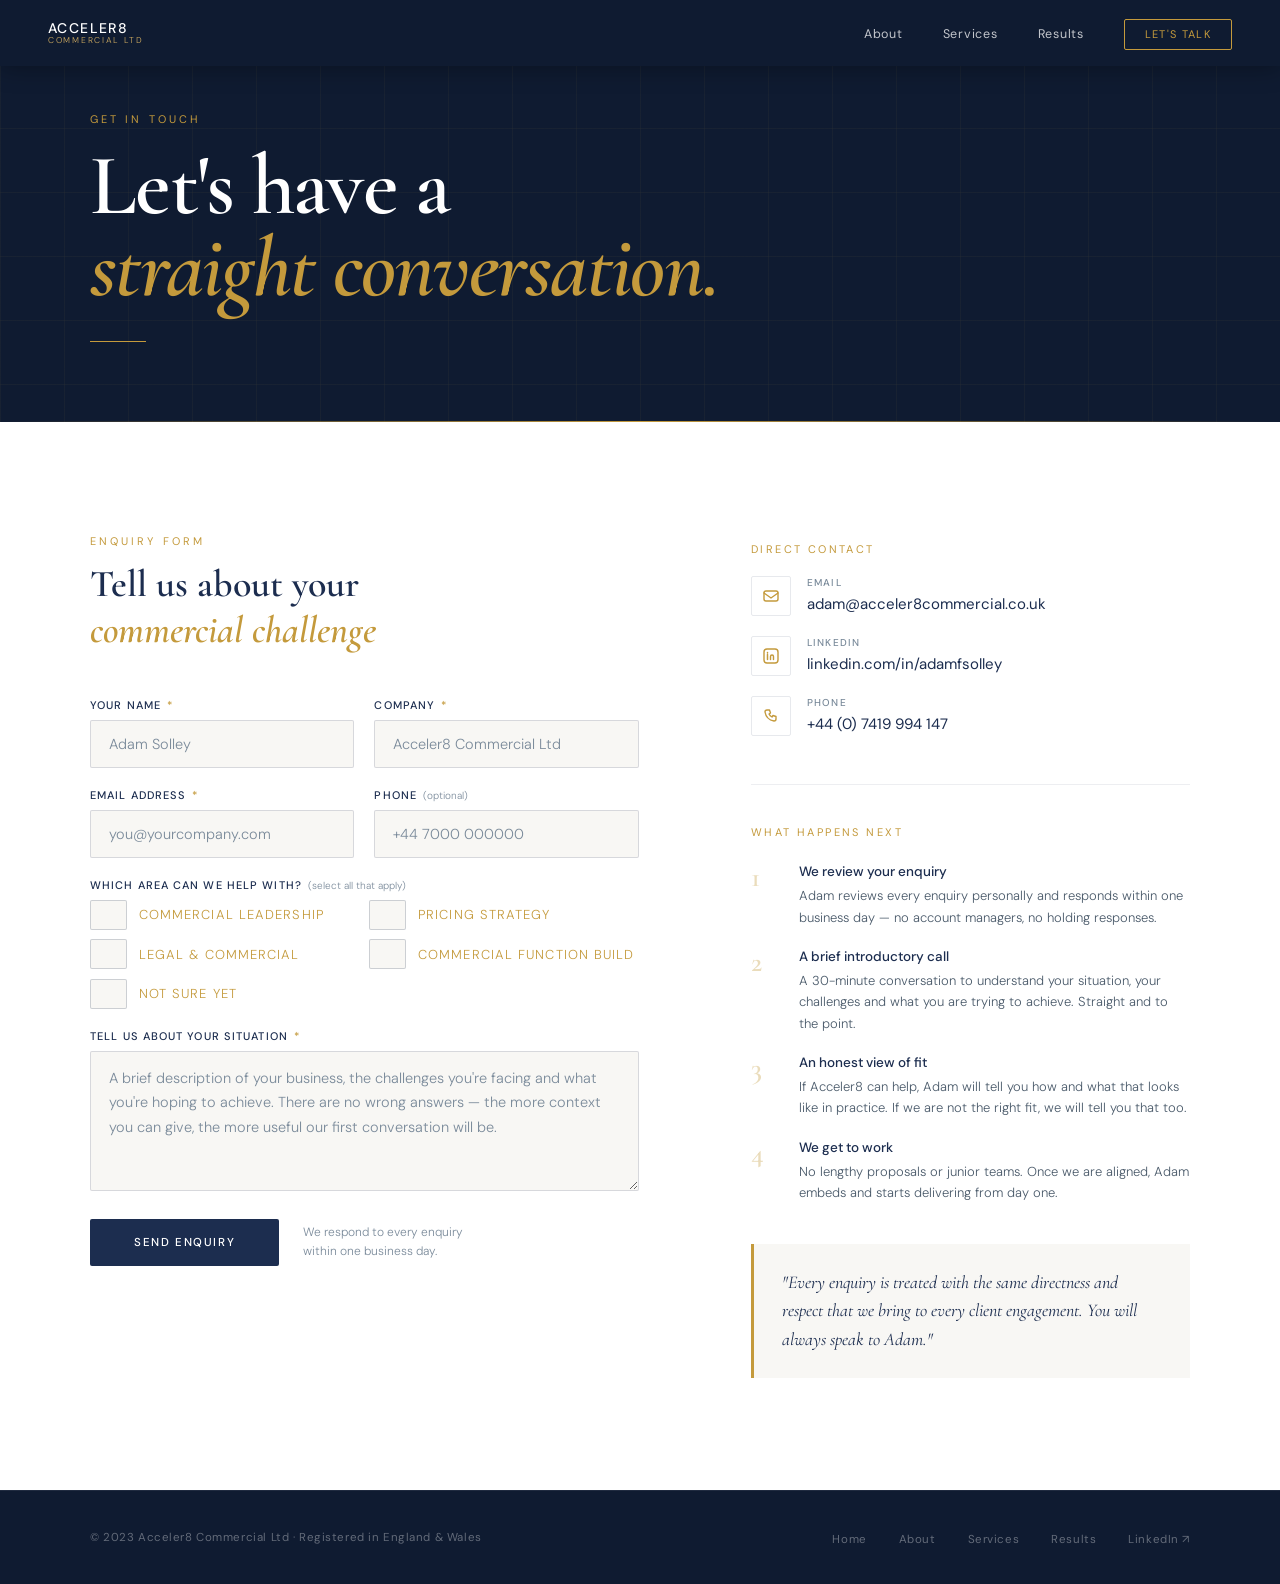
<file: contact[1].html>
<!DOCTYPE html>
<html lang="en">
<head>
<meta charset="UTF-8">
<meta name="viewport" content="width=device-width, initial-scale=1.0">
<title>Contact — Acceler8 Commercial Ltd</title>
<link href="https://fonts.googleapis.com/css2?family=Cormorant+Garamond:ital,wght@0,300;0,400;0,500;0,600;0,700;1,300;1,400;1,600&family=DM+Sans:opsz,wght@9..40,300;9..40,400;9..40,500&display=swap" rel="stylesheet">
<style>
*,*::before,*::after{box-sizing:border-box;margin:0;padding:0}
:root{--navy:#1C2D4F;--navy-deep:#0F1B31;--gold:#C49A3C;--gold-light:#D4AF62;--cream:#F8F7F4;--white:#fff;--text-mid:#4A5A6A;--text-light:#7A8A9A;}
html{scroll-behavior:smooth}
body{font-family:'DM Sans',sans-serif;background:var(--cream);color:var(--navy);overflow-x:hidden}

/* ── NAV ── */
nav{position:fixed;top:0;left:0;right:0;z-index:200;padding:1.25rem 3rem;display:flex;align-items:center;justify-content:space-between;background:var(--navy-deep);box-shadow:0 1px 24px rgba(0,0,0,.35)}
.nav-logo{display:flex;align-items:center;gap:10px;text-decoration:none}
.nav-logo-text{display:flex;flex-direction:column;line-height:1.15}
.nav-logo-main{font-size:14px;font-weight:500;color:#fff;letter-spacing:.1em;text-transform:uppercase}
.nav-logo-sub{font-size:8.5px;font-weight:300;color:var(--gold-light);letter-spacing:.2em;text-transform:uppercase}
.nav-links{display:flex;align-items:center;gap:2.5rem;list-style:none}
.nav-links a{text-decoration:none;color:rgba(255,255,255,.75);font-size:12.5px;letter-spacing:.06em;transition:color .2s}
.nav-links a:hover,.nav-links a.active{color:var(--gold-light)}
.nav-cta{padding:.45rem 1.25rem;border:1px solid var(--gold);color:var(--gold)!important;border-radius:2px;font-size:11px!important;letter-spacing:.12em!important;text-transform:uppercase;transition:background .2s,color .2s!important}
.nav-cta:hover{background:var(--gold)!important;color:var(--navy-deep)!important}
.logo-svg{width:44px;height:44px}

/* ── HERO ── */
#hero{min-height:42vh;background:var(--navy-deep);display:flex;align-items:flex-end;padding:7rem 3rem 5rem;position:relative;overflow:hidden}
#hero::before{content:'';position:absolute;inset:0;background-image:linear-gradient(rgba(196,154,60,.05) 1px,transparent 1px),linear-gradient(90deg,rgba(196,154,60,.05) 1px,transparent 1px);background-size:64px 64px}
#hero::after{content:'';position:absolute;bottom:0;left:0;right:0;height:1px;background:linear-gradient(90deg,transparent,var(--gold),transparent)}
.hero-inner{max-width:1100px;margin:0 auto;width:100%;position:relative;z-index:1}
.hero-eyebrow{font-size:11px;letter-spacing:.28em;text-transform:uppercase;color:var(--gold);margin-bottom:1.25rem;display:block;opacity:0;animation:fadeUp .7s .2s ease forwards}
.hero-h{font-family:'Cormorant Garamond',serif;font-size:clamp(44px,7vw,86px);font-weight:600;line-height:.95;color:#fff;letter-spacing:-.02em;opacity:0;animation:fadeUp .7s .35s ease forwards}
.hero-h em{font-style:italic;color:var(--gold)}
.hero-rule{width:56px;height:1px;background:var(--gold);margin-top:2rem;opacity:0;animation:fadeUp .7s .5s ease forwards}

/* ── MAIN CONTACT SECTION ── */
#contact{background:var(--white);padding:7rem 3rem}
.contact-wrap{max-width:1100px;margin:0 auto;display:grid;grid-template-columns:1.25fr 1fr;gap:7rem;align-items:start}

/* ── FORM ── */
.form-head{margin-bottom:2.75rem}
.form-label-top{font-size:11px;letter-spacing:.28em;text-transform:uppercase;color:var(--gold);display:block;margin-bottom:.875rem}
.form-h{font-family:'Cormorant Garamond',serif;font-size:clamp(26px,3vw,38px);font-weight:600;color:var(--navy);line-height:1.2}
.form-h em{font-style:italic;color:var(--gold)}
.contact-form{display:flex;flex-direction:column;gap:1.25rem}
.form-row{display:grid;grid-template-columns:1fr 1fr;gap:1.25rem}
.field{display:flex;flex-direction:column;gap:.5rem}
.field label{font-size:11px;font-weight:500;letter-spacing:.1em;text-transform:uppercase;color:var(--navy)}
.field label span{color:var(--gold);margin-left:2px}
.field input,.field select,.field textarea{width:100%;padding:.875rem 1.1rem;border:1px solid rgba(28,45,79,.15);border-radius:2px;font-family:'DM Sans',sans-serif;font-size:14.5px;font-weight:300;color:var(--navy);background:var(--cream);outline:none;transition:border-color .2s,background .2s;-webkit-appearance:none}
.field input::placeholder,.field textarea::placeholder{color:var(--text-light)}
.field input:focus,.field select:focus,.field textarea:focus{border-color:var(--gold);background:var(--white)}
.field select{cursor:pointer;background-image:url("data:image/svg+xml,%3Csvg xmlns='http://www.w3.org/2000/svg' width='12' height='8' viewBox='0 0 12 8' fill='none'%3E%3Cpath d='M1 1l5 5 5-5' stroke='%237A8A9A' stroke-width='1.5' stroke-linecap='round' stroke-linejoin='round'/%3E%3C/svg%3E");background-repeat:no-repeat;background-position:right 1.1rem center}
.field textarea{resize:vertical;min-height:140px;line-height:1.7}
.form-check-group{display:flex;flex-direction:column;gap:.5rem}
.form-checks{display:grid;grid-template-columns:1fr 1fr;gap:.6rem}
.check-item{display:flex;align-items:center;gap:.6rem;cursor:pointer}
.check-item input[type=checkbox]{width:16px;height:16px;border:1px solid rgba(28,45,79,.2);border-radius:2px;accent-color:var(--gold);cursor:pointer;flex-shrink:0}
.check-item input[type=checkbox]:checked{background-color:var(--gold);border-color:var(--gold)}
.check-item span{font-size:13px;font-weight:300;color:var(--text-mid)}
.form-submit{margin-top:.5rem;display:flex;align-items:center;gap:1.5rem;flex-wrap:wrap}
.btn-submit{padding:1rem 2.75rem;background:var(--navy);color:#fff;border:none;font-family:'DM Sans',sans-serif;font-size:11.5px;font-weight:500;letter-spacing:.14em;text-transform:uppercase;border-radius:2px;cursor:pointer;transition:background .2s,transform .2s}
.btn-submit:hover{background:var(--gold);transform:translateY(-2px)}
.form-note{font-size:12px;font-weight:300;color:var(--text-light);line-height:1.6}

/* ── SUCCESS STATE ── */
#form-success{display:none;padding:2.5rem;background:rgba(196,154,60,.08);border:1px solid rgba(196,154,60,.3);border-radius:2px;text-align:center}
#form-success h3{font-family:'Cormorant Garamond',serif;font-size:26px;font-weight:600;color:var(--navy);margin-bottom:.75rem}
#form-success p{font-size:14px;font-weight:300;color:var(--text-mid);line-height:1.75}

/* ── RIGHT COLUMN ── */
.contact-right{padding-top:.5rem}
.contact-detail-block{margin-bottom:3rem}
.detail-eye{font-size:11px;letter-spacing:.22em;text-transform:uppercase;color:var(--gold);display:block;margin-bottom:1.25rem}
.detail-item{display:flex;align-items:flex-start;gap:1rem;margin-bottom:1.25rem;text-decoration:none;group:true}
.detail-icon{width:40px;height:40px;border:1px solid rgba(28,45,79,.1);border-radius:2px;display:flex;align-items:center;justify-content:center;flex-shrink:0;transition:border-color .2s,background .2s}
.detail-item:hover .detail-icon{border-color:var(--gold);background:rgba(196,154,60,.06)}
.detail-text-label{font-size:10px;font-weight:500;letter-spacing:.12em;text-transform:uppercase;color:var(--text-light);display:block;margin-bottom:.2rem}
.detail-text-value{font-size:15px;font-weight:400;color:var(--navy);transition:color .2s}
.detail-item:hover .detail-text-value{color:var(--gold)}

/* Divider */
.contact-divider{width:100%;height:1px;background:rgba(28,45,79,.08);margin:2.5rem 0}

/* What to expect */
.expect-block{}
.expect-steps{display:flex;flex-direction:column;gap:1.25rem;margin-top:1.5rem}
.expect-step{display:flex;gap:1.25rem;align-items:flex-start}
.step-num{font-family:'Cormorant Garamond',serif;font-size:28px;font-weight:600;color:rgba(196,154,60,.35);line-height:1;flex-shrink:0;width:28px}
.step-body{}
.step-title{font-size:13.5px;font-weight:500;color:var(--navy);margin-bottom:.3rem}
.step-desc{font-size:13px;font-weight:300;color:var(--text-mid);line-height:1.65}

/* Promise */
.promise{margin-top:2.5rem;padding:1.5rem 1.75rem;background:var(--cream);border-left:3px solid var(--gold)}
.promise p{font-family:'Cormorant Garamond',serif;font-size:18px;font-weight:400;font-style:italic;color:var(--navy);line-height:1.6}

/* ── FOOTER ── */
footer{background:var(--navy-deep);padding:2.25rem 3rem;border-top:1px solid rgba(255,255,255,.07)}
.footer-in{max-width:1100px;margin:0 auto;display:flex;align-items:center;justify-content:space-between;flex-wrap:wrap;gap:1rem}

/* Mobile Responsive */
@media(max-width:768px){
  nav{padding:1rem 1.5rem}
  .nav-logo-text{display:none}
  .nav-links{gap:1rem}
  .nav-links a{font-size:11px}
  .hero-inner{grid-template-columns:1fr;gap:2rem;padding:1.5rem}
  .hero-h{font-size:clamp(28px,5vw,48px)}
  .contact-section{max-width:100%;padding:1.5rem}
  .contact-form{padding:1.5rem}
  .form-label{font-size:13px}
  input[type=text],input[type=email],textarea,.check-item span{font-size:14px}
  .check-item{margin-bottom:0.8rem}
  .btn-submit{padding:0.9rem 1.8rem;font-size:12px}
  .contact-details{padding:1.5rem;text-align:center}
  .contact-details p{font-size:13px}
  .contact-details a{font-size:12px}
  .cta-inner{padding:2rem 1.5rem}
  .cta-h{font-size:clamp(24px,5vw,42px)}
  .cta-p{font-size:14px}
  .btn-gold{padding:0.9rem 1.8rem;font-size:12px}
}
.footer-copy{font-size:11.5px;color:rgba(255,255,255,.35);letter-spacing:.05em}
.footer-links{display:flex;gap:2rem;list-style:none}
.footer-links a{font-size:11.5px;color:rgba(255,255,255,.35);text-decoration:none;letter-spacing:.05em;transition:color .2s}
.footer-links a:hover{color:var(--gold-light)}

/* ── ANIMATIONS ── */
@keyframes fadeUp{from{opacity:0;transform:translateY(22px)}to{opacity:1;transform:translateY(0)}}
.reveal{opacity:0;transform:translateY(26px);transition:opacity .75s ease,transform .75s ease}
.reveal.in{opacity:1;transform:translateY(0)}
.d1{transition-delay:.1s}.d2{transition-delay:.2s}.d3{transition-delay:.3s}.d4{transition-delay:.4s}
</style>
</head>
<body>

<!-- ══ NAV ══ -->
<nav>
  <a href="index.html" class="nav-logo">
    
    <span class="nav-logo-text">
      <span class="nav-logo-main">Acceler8</span>
      <span class="nav-logo-sub">Commercial Ltd</span>
    </span>
  </a>
  <ul class="nav-links">
    <li><a href="about.html">About</a></li>
    <li><a href="services.html">Services</a></li>
    <li><a href="results.html">Results</a></li>
    <li><a href="contact.html" class="active nav-cta">Let's Talk</a></li>
  </ul>
</nav>

<!-- ══ HERO ══ -->
<section id="hero">
  <div class="hero-inner">
    <span class="hero-eyebrow">Get in touch</span>
    <h1 class="hero-h">Let's have a<br><em>straight conversation.</em></h1>
    <div class="hero-rule"></div>
  </div>
</section>

<!-- ══ CONTACT ══ -->
<section id="contact">
  <div class="contact-wrap">

    <!-- FORM -->
    <div class="reveal">
      <div class="form-head">
        <span class="form-label-top">Enquiry form</span>
        <h2 class="form-h">Tell us about your<br><em>commercial challenge</em></h2>
      </div>

      <!-- Replace YOUR_FORM_ID with your Formspree form ID once set up at formspree.io -->
      <form class="contact-form" id="contact-form" action="https://formspree.io/f/meendwel" method="POST">

        <div class="form-row">
          <div class="field">
            <label>Your name <span>*</span></label>
            <input type="text" name="name" placeholder="Adam Solley" required>
          </div>
          <div class="field">
            <label>Company <span>*</span></label>
            <input type="text" name="company" placeholder="Acceler8 Commercial Ltd" required>
          </div>
        </div>

        <div class="form-row">
          <div class="field">
            <label>Email address <span>*</span></label>
            <input type="email" name="email" placeholder="you@yourcompany.com" required>
          </div>
          <div class="field">
            <label>Phone <span style="color:var(--text-light);font-size:10px;font-weight:300;text-transform:none;letter-spacing:0">(optional)</span></label>
            <input type="tel" name="phone" placeholder="+44 7000 000000">
          </div>
        </div>

        <div class="field form-check-group">
          <label>Which area can we help with? <span style="color:var(--text-light);font-size:10px;font-weight:300;text-transform:none;letter-spacing:0">(select all that apply)</span></label>
          <div class="form-checks">
            <label class="check-item"><input type="checkbox" name="service" value="Commercial Leadership"><span>Commercial Leadership</span></label>
            <label class="check-item"><input type="checkbox" name="service" value="Pricing Strategy"><span>Pricing Strategy</span></label>
            <label class="check-item"><input type="checkbox" name="service" value="Legal & Commercial"><span>Legal &amp; Commercial</span></label>
            <label class="check-item"><input type="checkbox" name="service" value="Commercial Function Build"><span>Commercial Function Build</span></label>
            <label class="check-item"><input type="checkbox" name="service" value="Not sure yet"><span>Not sure yet</span></label>
          </div>
        </div>

        <div class="field">
          <label>Tell us about your situation <span>*</span></label>
          <textarea name="message" placeholder="A brief description of your business, the challenges you're facing and what you're hoping to achieve. There are no wrong answers — the more context you can give, the more useful our first conversation will be." required></textarea>
        </div>

        <div class="form-submit">
          <button type="submit" class="btn-submit">Send Enquiry</button>
          <p class="form-note">We respond to every enquiry<br>within one business day.</p>
        </div>

      </form>

      <div id="form-success">
        <h3>Message received — thank you.</h3>
        <p>Adam will review your enquiry personally and be in touch within one business day to arrange a conversation.</p>
      </div>
    </div>

    <!-- RIGHT COLUMN -->
    <div class="contact-right reveal d2">

      <div class="contact-detail-block">
        <span class="detail-eye">Direct contact</span>

        <a href="mailto:adam@acceler8commercial.co.uk" class="detail-item">
          <div class="detail-icon">
            <svg width="18" height="18" viewBox="0 0 18 18" fill="none">
              <rect x="2" y="4" width="14" height="10" rx="2" stroke="#C49A3C" stroke-width="1.4"/>
              <path d="M2 6l7 5 7-5" stroke="#C49A3C" stroke-width="1.4" stroke-linecap="round"/>
            </svg>
          </div>
          <div>
            <span class="detail-text-label">Email</span>
            <span class="detail-text-value">adam@acceler8commercial.co.uk</span>
          </div>
        </a>

        <a href="https://www.linkedin.com/in/adamfsolley" target="_blank" class="detail-item">
          <div class="detail-icon">
            <svg width="18" height="18" viewBox="0 0 18 18" fill="none">
              <rect x="2" y="2" width="14" height="14" rx="3" stroke="#C49A3C" stroke-width="1.4"/>
              <path d="M5.5 7.5v5M5.5 5.5v.5" stroke="#C49A3C" stroke-width="1.5" stroke-linecap="round"/>
              <path d="M8.5 12.5v-3a1.5 1.5 0 013 0v3M8.5 9.5v3" stroke="#C49A3C" stroke-width="1.4" stroke-linecap="round"/>
            </svg>
          </div>
          <div>
            <span class="detail-text-label">LinkedIn</span>
            <span class="detail-text-value">linkedin.com/in/adamfsolley</span>
          </div>
        </a>

        <a href="tel:+447419994147" class="detail-item">
          <div class="detail-icon">
            <svg width="18" height="18" viewBox="0 0 18 18" fill="none">
              <path d="M5 3h2.5l1 3-1.5 1a7 7 0 003 3l1-1.5 3 1V12a2 2 0 01-2 2A11 11 0 013 5a2 2 0 012-2z" stroke="#C49A3C" stroke-width="1.4" stroke-linecap="round" stroke-linejoin="round"/>
            </svg>
          </div>
          <div>
            <span class="detail-text-label">Phone</span>
            <span class="detail-text-value">+44 (0) 7419 994 147</span>
          </div>
        </a>
      </div>

      <div class="contact-divider"></div>

      <div class="expect-block">
        <span class="detail-eye">What happens next</span>
        <div class="expect-steps">
          <div class="expect-step">
            <span class="step-num">1</span>
            <div class="step-body">
              <p class="step-title">We review your enquiry</p>
              <p class="step-desc">Adam reviews every enquiry personally and responds within one business day — no account managers, no holding responses.</p>
            </div>
          </div>
          <div class="expect-step">
            <span class="step-num">2</span>
            <div class="step-body">
              <p class="step-title">A brief introductory call</p>
              <p class="step-desc">A 30-minute conversation to understand your situation, your challenges and what you are trying to achieve. Straight and to the point.</p>
            </div>
          </div>
          <div class="expect-step">
            <span class="step-num">3</span>
            <div class="step-body">
              <p class="step-title">An honest view of fit</p>
              <p class="step-desc">If Acceler8 can help, Adam will tell you how and what that looks like in practice. If we are not the right fit, we will tell you that too.</p>
            </div>
          </div>
          <div class="expect-step">
            <span class="step-num">4</span>
            <div class="step-body">
              <p class="step-title">We get to work</p>
              <p class="step-desc">No lengthy proposals or junior teams. Once we are aligned, Adam embeds and starts delivering from day one.</p>
            </div>
          </div>
        </div>

        <div class="promise">
          <p>"Every enquiry is treated with the same directness and respect that we bring to every client engagement. You will always speak to Adam."</p>
        </div>
      </div>

    </div>
  </div>
</section>

<!-- ══ FOOTER ══ -->
<footer>
  <div class="footer-in">
    <span class="footer-copy">© 2023 Acceler8 Commercial Ltd · Registered in England &amp; Wales</span>
    <ul class="footer-links">
      <li><a href="index.html">Home</a></li>
      <li><a href="about.html">About</a></li>
      <li><a href="services.html">Services</a></li>
      <li><a href="results.html">Results</a></li>
      <li><a href="https://www.linkedin.com/in/adamfsolley" target="_blank">LinkedIn ↗</a></li>
    </ul>
  </div>
</footer>

<script>
// Scroll reveal
const reveals=document.querySelectorAll('.reveal');
const observer=new IntersectionObserver(entries=>{
  entries.forEach(e=>{if(e.isIntersecting){e.target.classList.add('in');observer.unobserve(e.target)}});
},{threshold:0.08,rootMargin:'0px 0px -40px 0px'});
reveals.forEach(el=>observer.observe(el));

// Form submission
const form=document.getElementById('contact-form');
const success=document.getElementById('form-success');
if(form){
  form.addEventListener('submit',async function(e){
    e.preventDefault();
    const btn=form.querySelector('.btn-submit');
    btn.textContent='Sending...';
    btn.disabled=true;
    try{
      const res=await fetch(form.action,{method:'POST',body:new FormData(form),headers:{Accept:'application/json'}});
      if(res.ok){
        form.style.display='none';
        success.style.display='block';
      } else {
        btn.textContent='Send Enquiry';
        btn.disabled=false;
        alert('Something went wrong — please email us directly at adam@acceler8commercial.co.uk');
      }
    } catch(err){
      btn.textContent='Send Enquiry';
      btn.disabled=false;
      alert('Something went wrong — please email us directly at adam@acceler8commercial.co.uk');
    }
  });
}
</script>
</body>
</html>
</file>
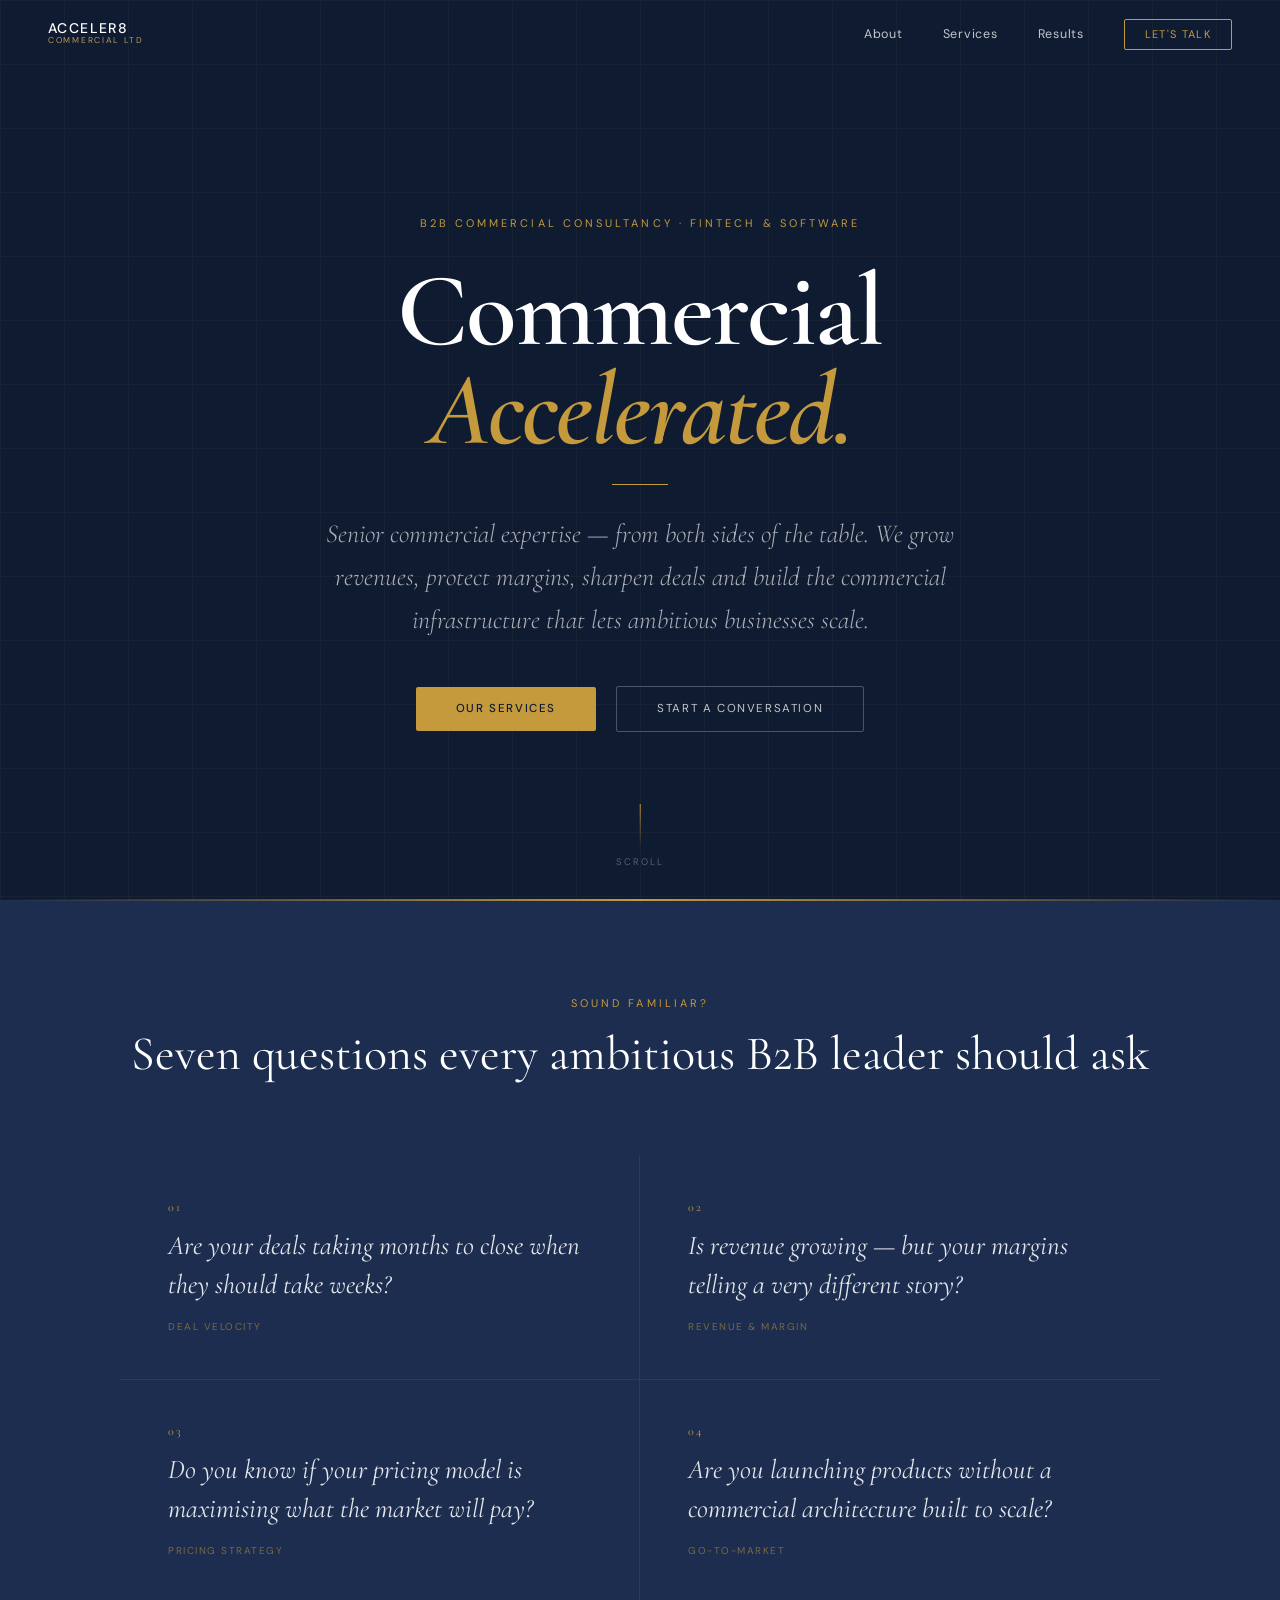
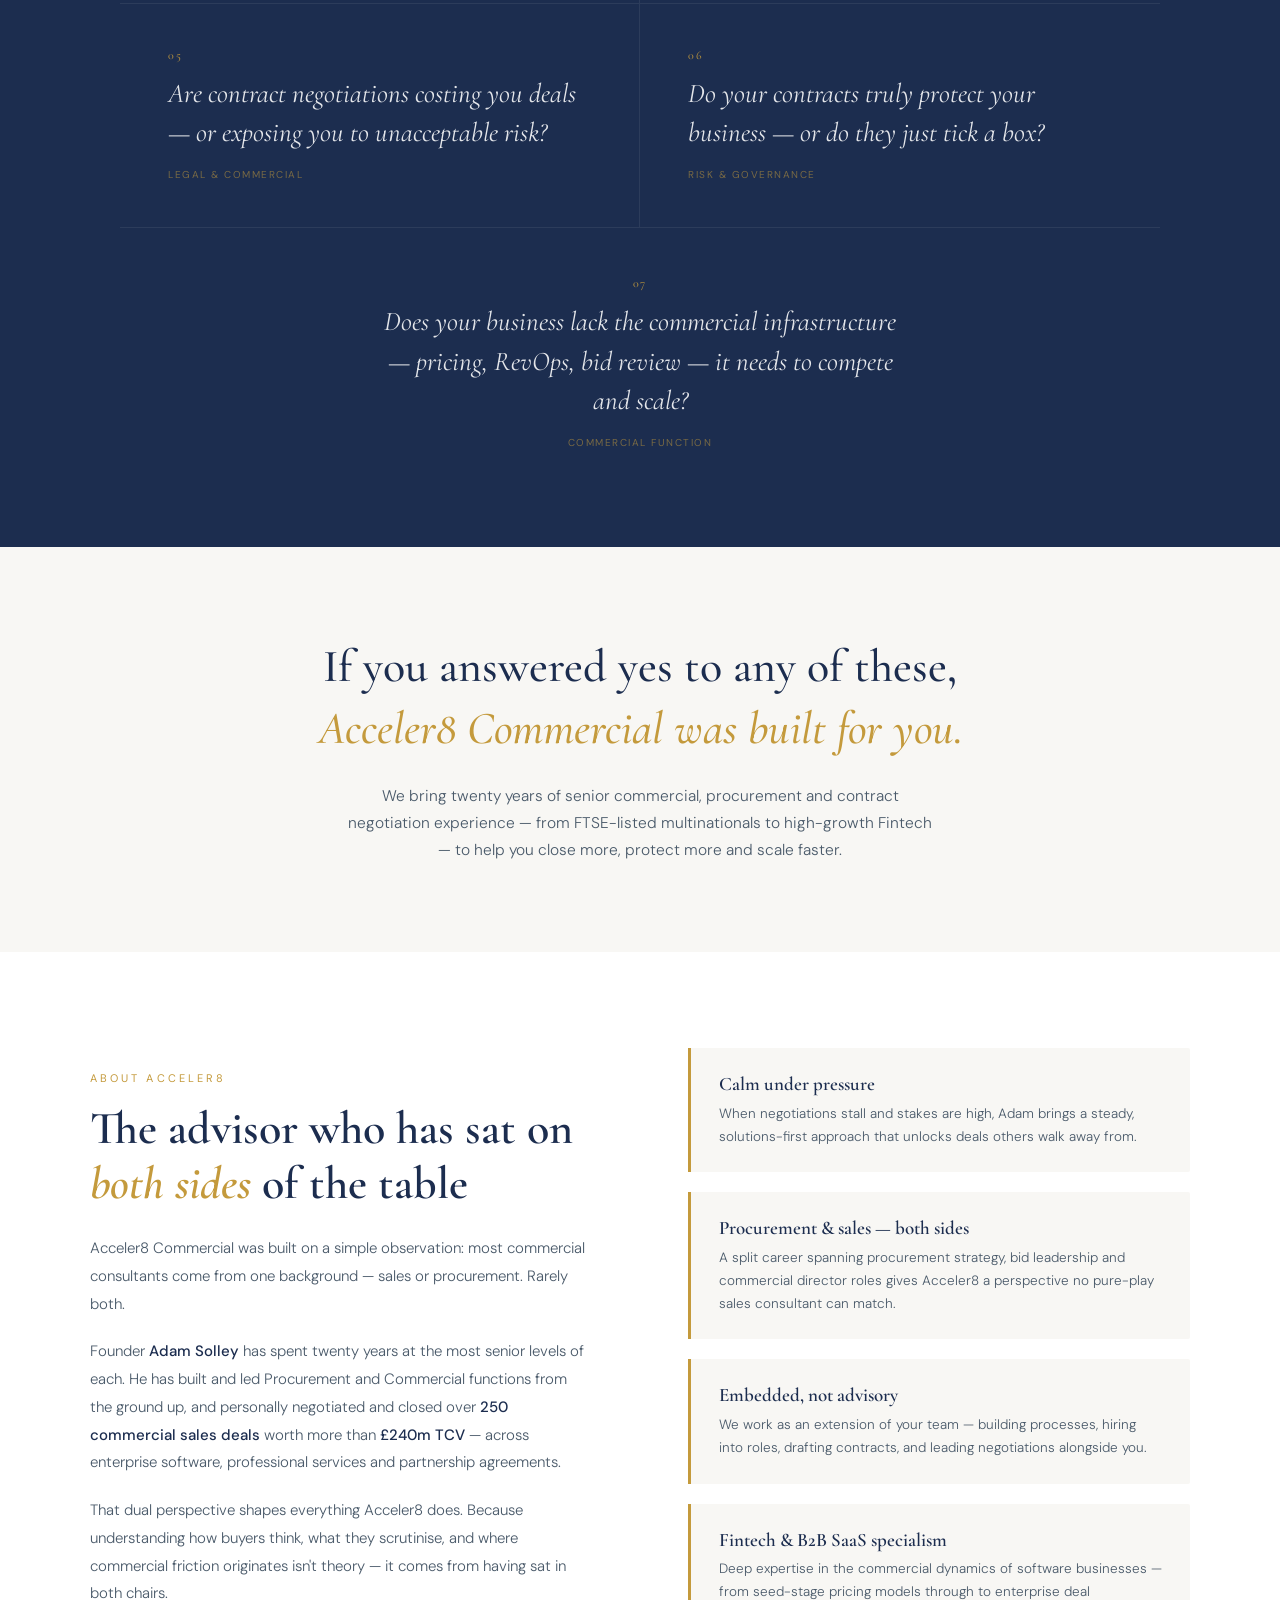
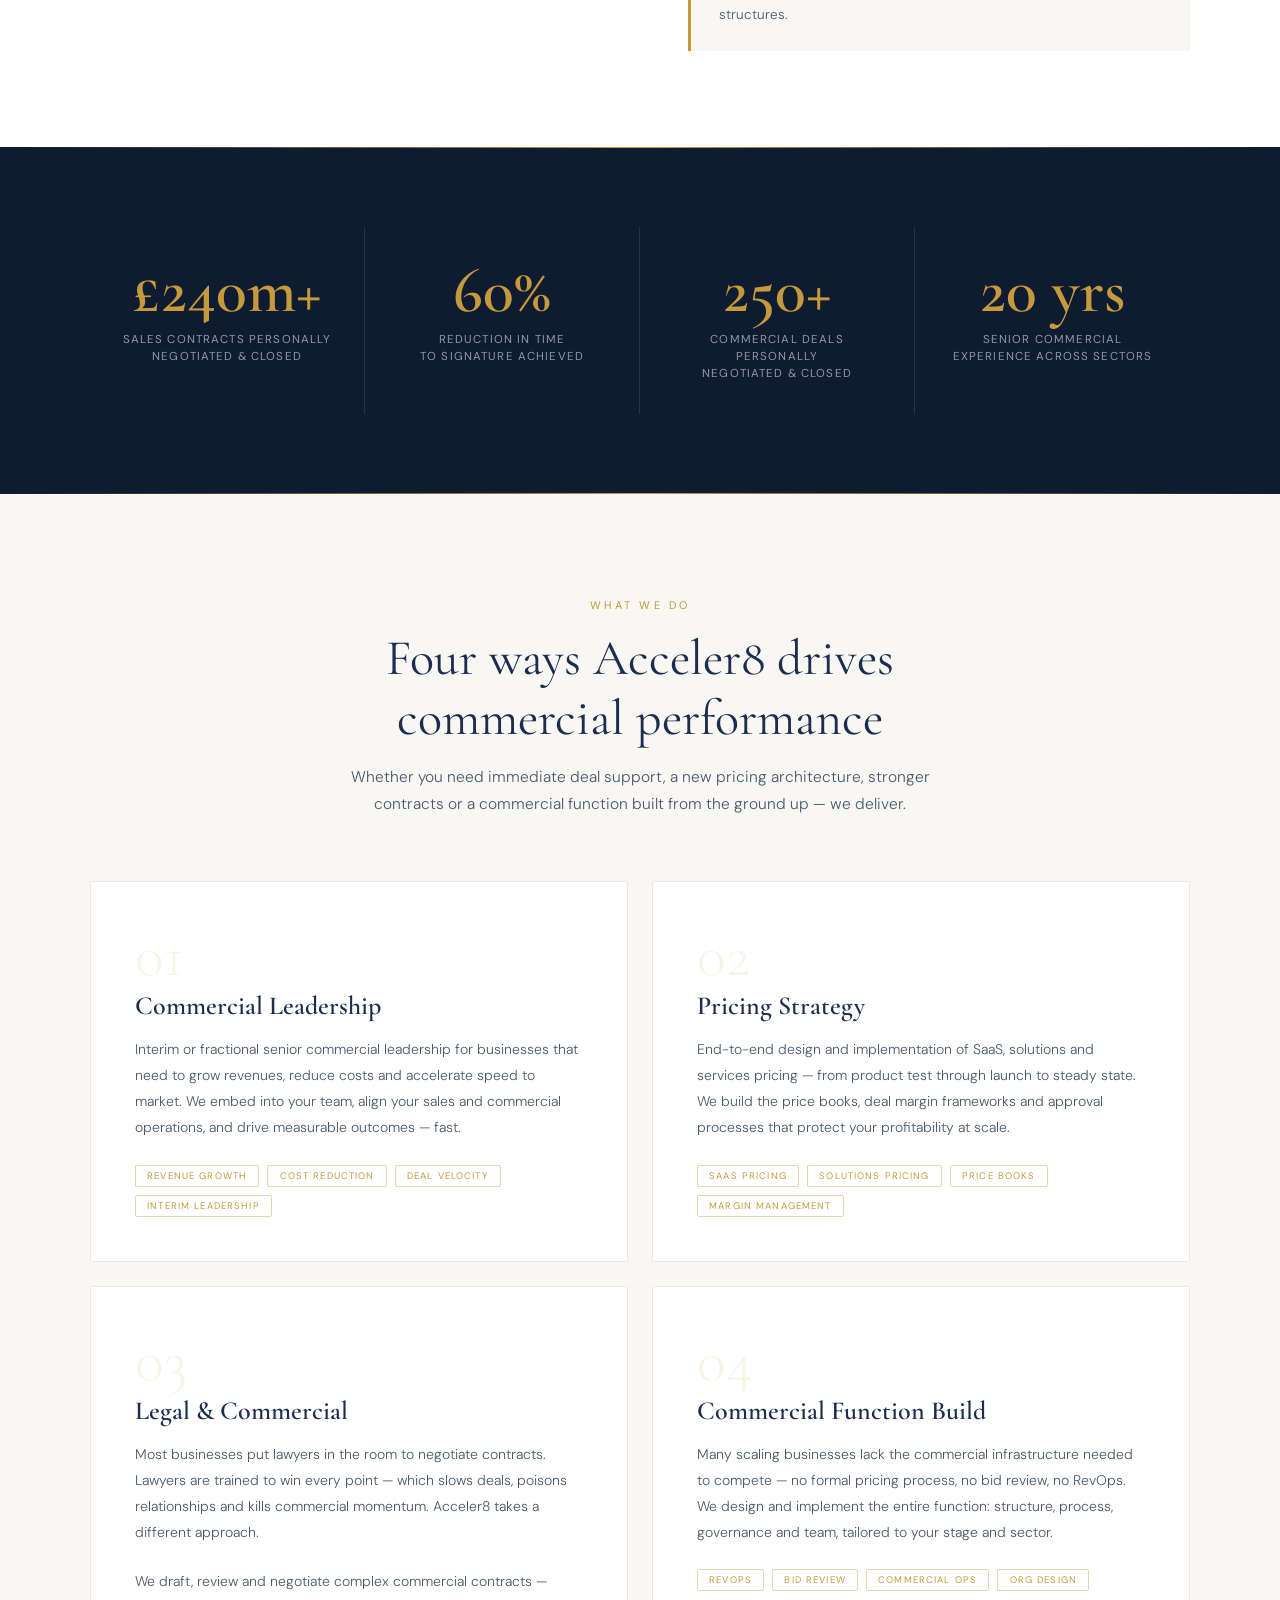
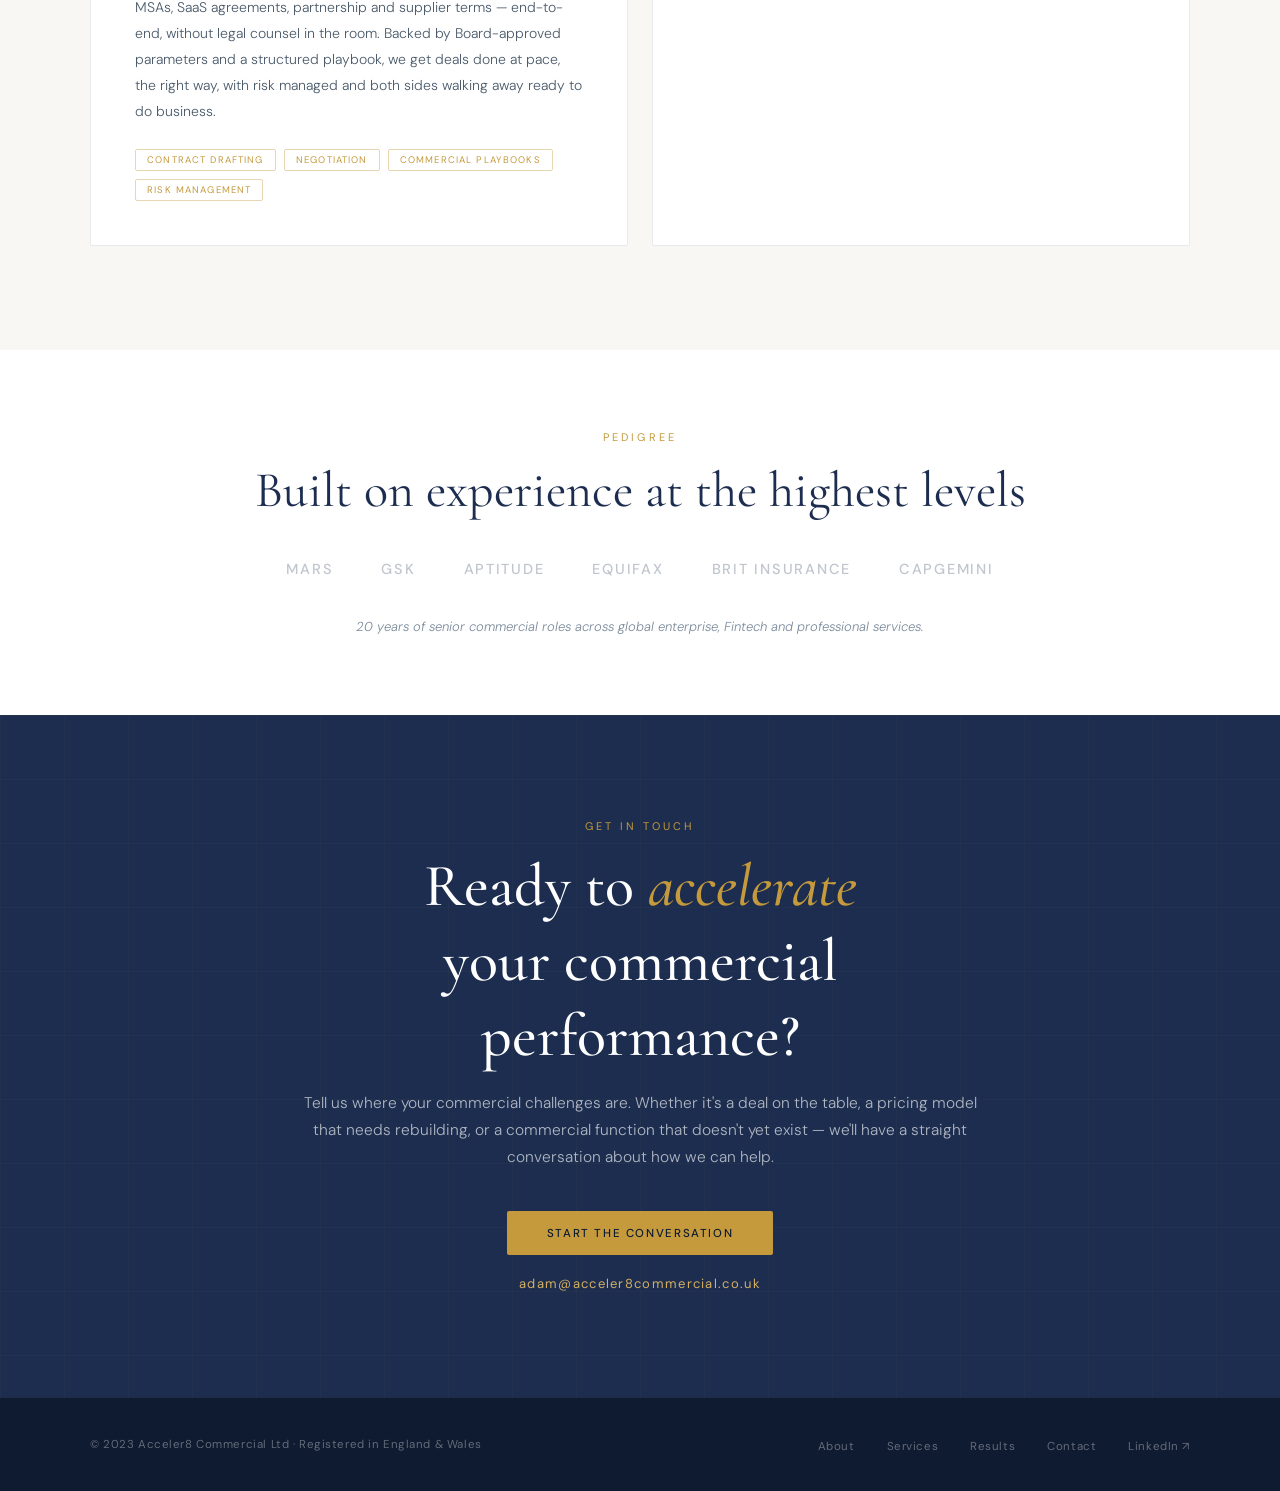
<file: index[1].html>
<!DOCTYPE html>
<html lang="en">
<head>
<meta charset="UTF-8">
<meta name="viewport" content="width=device-width, initial-scale=1.0">
<title>Acceler8 Commercial Ltd — Commercial Consultancy</title>
<link href="https://fonts.googleapis.com/css2?family=Cormorant+Garamond:ital,wght@0,300;0,400;0,500;0,600;0,700;1,300;1,400;1,600&family=DM+Sans:opsz,wght@9..40,300;9..40,400;9..40,500&display=swap" rel="stylesheet">
<style>
*,*::before,*::after{box-sizing:border-box;margin:0;padding:0}
:root{
  --navy:#1C2D4F;--navy-deep:#0F1B31;--navy-mid:#243560;
  --gold:#C49A3C;--gold-light:#D4AF62;--gold-pale:#F0E4C4;
  --cream:#F8F7F4;--white:#fff;
  --text-navy:#1C2D4F;--text-mid:#4A5A6A;--text-light:#7A8A9A;
}
html{scroll-behavior:smooth}
body{font-family:'DM Sans',sans-serif;background:var(--cream);color:var(--text-navy);overflow-x:hidden}

/* ── NAV ── */
nav{position:fixed;top:0;left:0;right:0;z-index:100;padding:1.25rem 3rem;display:flex;align-items:center;justify-content:space-between;transition:background .4s,box-shadow .4s}
nav.scrolled{background:var(--navy-deep);box-shadow:0 1px 24px rgba(0,0,0,.35)}
.nav-logo{display:flex;align-items:center;gap:10px;text-decoration:none}
.nav-logo-text{display:flex;flex-direction:column;line-height:1.15}
.nav-logo-main{font-size:14px;font-weight:500;color:#fff;letter-spacing:.1em;text-transform:uppercase}
.nav-logo-sub{font-size:8.5px;font-weight:300;color:var(--gold-light);letter-spacing:.2em;text-transform:uppercase}
.nav-links{display:flex;align-items:center;gap:2.5rem;list-style:none}
.nav-links a{text-decoration:none;color:rgba(255,255,255,.75);font-size:12.5px;letter-spacing:.06em;transition:color .2s}
.nav-links a:hover{color:var(--gold-light)}
.nav-cta{padding:.45rem 1.25rem;border:1px solid var(--gold);color:var(--gold)!important;border-radius:2px;font-size:11px!important;letter-spacing:.12em!important;text-transform:uppercase;transition:background .2s,color .2s!important}
.nav-cta:hover{background:var(--gold)!important;color:var(--navy-deep)!important}

/* ── HERO ── */
#hero{min-height:100vh;background:var(--navy-deep);display:flex;align-items:center;justify-content:center;position:relative;overflow:hidden;padding:8rem 3rem 5rem}
#hero::before{content:'';position:absolute;inset:0;background-image:linear-gradient(rgba(196,154,60,.05) 1px,transparent 1px),linear-gradient(90deg,rgba(196,154,60,.05) 1px,transparent 1px);background-size:64px 64px}
#hero::after{content:'';position:absolute;bottom:0;left:0;right:0;height:1px;background:linear-gradient(90deg,transparent,var(--gold),transparent)}
.hero-content{text-align:center;max-width:960px;position:relative;z-index:1}
.hero-eyebrow{font-size:11px;font-weight:400;letter-spacing:.28em;text-transform:uppercase;color:var(--gold);margin-bottom:2rem;opacity:0;animation:fadeUp .8s .2s ease forwards}
.hero-title{font-family:'Cormorant Garamond',serif;font-size:clamp(56px,9vw,104px);font-weight:600;line-height:.95;color:#fff;letter-spacing:-.02em;margin-bottom:1.5rem;opacity:0;animation:fadeUp .8s .4s ease forwards}
.hero-title em{font-style:italic;color:var(--gold)}
.hero-rule{width:56px;height:1px;background:var(--gold);margin:0 auto 1.75rem;opacity:0;animation:fadeUp .8s .6s ease forwards}
.hero-sub{font-family:'Cormorant Garamond',serif;font-size:clamp(18px,2.4vw,26px);font-weight:300;font-style:italic;color:rgba(255,255,255,.65);line-height:1.65;max-width:700px;margin:0 auto 2.75rem;opacity:0;animation:fadeUp .8s .75s ease forwards}
.hero-btns{display:flex;align-items:center;justify-content:center;gap:1.25rem;flex-wrap:wrap;opacity:0;animation:fadeUp .8s .95s ease forwards}
.btn-gold{display:inline-block;padding:.9rem 2.5rem;background:var(--gold);color:var(--navy-deep);text-decoration:none;font-size:11.5px;font-weight:500;letter-spacing:.14em;text-transform:uppercase;border-radius:2px;transition:background .2s,transform .2s}
.btn-gold:hover{background:var(--gold-light);transform:translateY(-2px)}
.btn-ghost{display:inline-block;padding:.9rem 2.5rem;background:transparent;color:rgba(255,255,255,.75);text-decoration:none;font-size:11.5px;letter-spacing:.14em;text-transform:uppercase;border:1px solid rgba(255,255,255,.25);border-radius:2px;transition:border-color .2s,color .2s}
.btn-ghost:hover{border-color:rgba(255,255,255,.6);color:#fff}
.scroll-hint{position:absolute;bottom:2rem;left:50%;transform:translateX(-50%);display:flex;flex-direction:column;align-items:center;gap:8px;opacity:0;animation:fadeIn 1s 1.8s ease forwards}
.scroll-hint span{font-size:9.5px;letter-spacing:.22em;text-transform:uppercase;color:rgba(255,255,255,.3)}
.scroll-line{width:1px;height:44px;background:linear-gradient(to bottom,var(--gold),transparent);animation:pulse 2s ease infinite}

/* ── LOGO SVG ── */
.logo-svg{width:44px;height:44px}

/* ── QUESTIONS ── */
#questions{background:var(--navy);padding:6rem 3rem;position:relative}
#questions::before{content:'';position:absolute;top:0;left:0;right:0;height:1px;background:linear-gradient(90deg,transparent,var(--gold),transparent)}
.qs-header{text-align:center;margin-bottom:4.5rem}
.section-eye{display:block;font-size:11px;font-weight:400;letter-spacing:.28em;text-transform:uppercase;color:var(--gold);margin-bottom:1rem}
.section-h-light{font-family:'Cormorant Garamond',serif;font-size:clamp(28px,4.5vw,48px);font-weight:400;color:#fff;line-height:1.2}
.qs-grid{max-width:1040px;margin:0 auto;display:grid;grid-template-columns:1fr 1fr}
.q-item{padding:2.75rem 3rem;border-bottom:1px solid rgba(255,255,255,.07);border-right:1px solid rgba(255,255,255,.07);transition:background .3s}
.q-item:hover{background:rgba(196,154,60,.05)}
.q-item:nth-child(even){border-right:none}
.q-item.q-last{grid-column:1/-1;border-bottom:none;border-right:none;max-width:580px;margin:0 auto;text-align:center;padding:3rem 2rem 0}
.q-num{display:block;font-family:'Cormorant Garamond',serif;font-size:12px;font-weight:400;color:var(--gold);letter-spacing:.15em;margin-bottom:.75rem}
.q-text{font-family:'Cormorant Garamond',serif;font-size:clamp(20px,2.2vw,27px);font-weight:400;font-style:italic;color:rgba(255,255,255,.88);line-height:1.45}
.q-tag{display:inline-block;margin-top:1rem;font-size:10px;font-weight:400;letter-spacing:.15em;text-transform:uppercase;color:rgba(196,154,60,.55)}

/* ── PIVOT ── */
#pivot{background:var(--cream);padding:5.5rem 3rem;text-align:center;position:relative}
.pivot-line{font-family:'Cormorant Garamond',serif;font-size:clamp(26px,3.8vw,46px);font-weight:500;color:var(--navy);line-height:1.35;max-width:820px;margin:0 auto 1.5rem}
.pivot-line em{font-style:italic;color:var(--gold)}
.pivot-sub{font-size:15.5px;font-weight:300;color:var(--text-mid);max-width:600px;margin:0 auto;line-height:1.75}

/* ── ABOUT ── */
#about{background:#fff;padding:6rem 3rem}
.about-wrap{max-width:1100px;margin:0 auto;display:grid;grid-template-columns:1fr 1fr;gap:6rem;align-items:center}
.about-label{display:block;font-size:11px;letter-spacing:.28em;text-transform:uppercase;color:var(--gold);margin-bottom:1rem}
.about-h{font-family:'Cormorant Garamond',serif;font-size:clamp(30px,3.8vw,46px);font-weight:600;color:var(--navy);line-height:1.2;margin-bottom:1.5rem}
.about-h em{font-style:italic;color:var(--gold)}
.about-p{font-size:15px;line-height:1.85;color:var(--text-mid);font-weight:300;margin-bottom:1.25rem}
.about-p strong{color:var(--navy);font-weight:500}
.creds{margin-top:2rem;display:flex;flex-direction:column;gap:.6rem}
.cred{display:flex;align-items:center;gap:.85rem;font-size:13px;color:var(--text-mid)}
.cred::before{content:'';width:22px;height:1px;background:var(--gold);flex-shrink:0}
.usp-cards{display:flex;flex-direction:column;gap:1.25rem}
.usp{background:var(--cream);border-left:3px solid var(--gold);padding:1.5rem 1.75rem;border-radius:0 2px 2px 0}
.usp h4{font-family:'Cormorant Garamond',serif;font-size:19px;font-weight:600;color:var(--navy);margin-bottom:.45rem}
.usp p{font-size:13.5px;line-height:1.7;color:var(--text-mid);font-weight:300}

/* ── STATS ── */
#stats{background:var(--navy-deep);padding:5rem 3rem;position:relative}
#stats::before,#stats::after{content:'';position:absolute;left:0;right:0;height:1px;background:linear-gradient(90deg,transparent,var(--gold),transparent)}
#stats::before{top:0}#stats::after{bottom:0}
.stats-row{max-width:1100px;margin:0 auto;display:grid;grid-template-columns:repeat(4,1fr)}
.stat{padding:2rem;text-align:center;border-right:1px solid rgba(255,255,255,.1)}
.stat:last-child{border-right:none}
.stat-n{font-family:'Cormorant Garamond',serif;font-size:clamp(38px,5vw,66px);font-weight:600;color:var(--gold);line-height:1;margin-bottom:.5rem}
.stat-l{font-size:11.5px;font-weight:400;letter-spacing:.1em;text-transform:uppercase;color:rgba(255,255,255,.55);line-height:1.5}

/* ── SERVICES ── */
#services{background:var(--cream);padding:6.5rem 3rem}
.svc-header{text-align:center;margin-bottom:4rem}
.section-h-dark{font-family:'Cormorant Garamond',serif;font-size:clamp(30px,4.5vw,50px);font-weight:400;color:var(--navy);line-height:1.2;margin-top:.5rem}
.svc-sub{font-size:15.5px;font-weight:300;color:var(--text-mid);max-width:580px;margin:1rem auto 0;line-height:1.7}
.svc-grid{max-width:1100px;margin:0 auto;display:grid;grid-template-columns:repeat(2,1fr);gap:1.5rem}
.svc-card{background:#fff;border:1px solid rgba(28,45,79,.1);padding:2.75rem;border-radius:2px;position:relative;overflow:hidden;transition:transform .3s,box-shadow .3s,border-color .3s}
.svc-card::before{content:'';position:absolute;top:0;left:0;width:3px;height:0;background:var(--gold);transition:height .4s}
.svc-card:hover{transform:translateY(-3px);box-shadow:0 12px 48px rgba(28,45,79,.1);border-color:rgba(196,154,60,.25)}
.svc-card:hover::before{height:100%}
.svc-num{font-family:'Cormorant Garamond',serif;font-size:60px;font-weight:300;color:rgba(196,154,60,.12);line-height:1;margin-bottom:.25rem}
.svc-title{font-family:'Cormorant Garamond',serif;font-size:26px;font-weight:600;color:var(--navy);margin-bottom:1rem;line-height:1.2}
.svc-body{font-size:14px;line-height:1.85;color:var(--text-mid);font-weight:300;margin-bottom:1.5rem}
.svc-tags{display:flex;flex-wrap:wrap;gap:.5rem}
.tag{font-size:9.5px;font-weight:400;letter-spacing:.12em;text-transform:uppercase;color:var(--gold);border:1px solid rgba(196,154,60,.4);padding:.25rem .7rem;border-radius:2px}

/* ── CLIENTS ── */
#clients{background:#fff;padding:5rem 3rem;text-align:center}
.clients-wrap{max-width:900px;margin:0 auto}
.clients-note{font-size:13px;font-weight:300;color:var(--text-light);margin-top:2.5rem;font-style:italic}
.clients-row{display:flex;align-items:center;justify-content:center;flex-wrap:wrap;gap:1rem 3rem;margin-top:2.5rem}
.client-n{font-family:'DM Sans',sans-serif;font-size:14.5px;font-weight:500;letter-spacing:.12em;text-transform:uppercase;color:rgba(28,45,79,.28);transition:color .3s;cursor:default}
.client-n:hover{color:var(--navy)}

/* ── CTA ── */
#cta{background:var(--navy);padding:6.5rem 3rem;text-align:center;position:relative;overflow:hidden}
#cta::before{content:'';position:absolute;inset:0;background-image:linear-gradient(rgba(196,154,60,.04) 1px,transparent 1px),linear-gradient(90deg,rgba(196,154,60,.04) 1px,transparent 1px);background-size:64px 64px}
.cta-inner{position:relative;z-index:1;max-width:700px;margin:0 auto}
.cta-h{font-family:'Cormorant Garamond',serif;font-size:clamp(34px,5vw,60px);font-weight:500;color:#fff;line-height:1.25;margin-bottom:1rem}
.cta-h em{font-style:italic;color:var(--gold)}
.cta-p{font-size:15.5px;font-weight:300;color:rgba(255,255,255,.65);line-height:1.75;margin-bottom:2.5rem}
.cta-email{display:inline-block;font-size:13px;letter-spacing:.1em;color:var(--gold-light);text-decoration:none;margin-top:1.25rem;transition:color .2s}
.cta-email:hover{color:#fff}

/* ── FOOTER ── */
footer{background:var(--navy-deep);padding:2.25rem 3rem;border-top:1px solid rgba(255,255,255,.07)}
.footer-in{max-width:1100px;margin:0 auto;display:flex;align-items:center;justify-content:space-between;flex-wrap:wrap;gap:1rem}

/* Mobile Responsive */
@media(max-width:768px){
  nav{padding:1rem 1.5rem}
  .nav-logo-text{display:none}
  .nav-links{gap:1rem}
  .nav-links a{font-size:11px}
  .hero-inner{grid-template-columns:1fr;gap:2rem;padding:1.5rem}
  .hero-h{font-size:clamp(32px,6vw,56px);line-height:1.1}
  .hero-sub{font-size:14px}
  .svc-grid{grid-template-columns:1fr;gap:2rem;padding:1.5rem}
  .svc-card{padding:1.5rem}
  .svc-num{font-size:2rem}
  .svc-title{font-size:18px}
  .svc-body{font-size:13px}
  .svc-tags{gap:0.5rem;flex-wrap:wrap}
  .tag{font-size:11px;padding:0.4rem 0.8rem}
  .stats-grid{grid-template-columns:1fr 1fr;gap:1.5rem;padding:1.5rem}
  .stat-num{font-size:2.5rem}
  .stat-label{font-size:11px}
  .svc-header{padding:1.5rem}
  .section-h-dark{font-size:clamp(24px,5vw,40px)}
  .section-eye{font-size:12px}
  .client-grid{grid-template-columns:1fr;gap:1rem;padding:1.5rem}
  .client-logo{height:40px}
  .cta-inner{padding:2rem 1.5rem}
  .cta-h{font-size:clamp(24px,5vw,42px)}
  .cta-p{font-size:14px}
  .btn-gold{padding:0.9rem 1.8rem;font-size:12px}
}
.footer-copy{font-size:11.5px;color:rgba(255,255,255,.35);letter-spacing:.05em}
.footer-links{display:flex;gap:2rem;list-style:none}
.footer-links a{font-size:11.5px;color:rgba(255,255,255,.35);text-decoration:none;letter-spacing:.05em;transition:color .2s}
.footer-links a:hover{color:var(--gold-light)}

/* ── ANIMATIONS ── */
@keyframes fadeUp{from{opacity:0;transform:translateY(22px)}to{opacity:1;transform:translateY(0)}}
@keyframes fadeIn{from{opacity:0}to{opacity:1}}
@keyframes pulse{0%,100%{opacity:.5}50%{opacity:1}}
.reveal{opacity:0;transform:translateY(26px);transition:opacity .75s ease,transform .75s ease}
.reveal.in{opacity:1;transform:translateY(0)}
.d1{transition-delay:.1s}.d2{transition-delay:.2s}.d3{transition-delay:.3s}.d4{transition-delay:.4s}
</style>
</head>
<body>

<!-- ══ NAV ══ -->
<nav id="nav">
  <a href="#hero" class="nav-logo">
    <!-- A8 logo mark SVG -->
    
    <span class="nav-logo-text">
      <span class="nav-logo-main">Acceler8</span>
      <span class="nav-logo-sub">Commercial Ltd</span>
    </span>
  </a>
  <ul class="nav-links">
    <li><a href="about.html">About</a></li>
    <li><a href="services.html">Services</a></li>
    <li><a href="results.html">Results</a></li>
    <li><a href="contact.html" class="nav-cta">Let's Talk</a></li>
  </ul>
</nav>

<!-- ══ HERO ══ -->
<section id="hero">
  <div class="hero-content">
    <p class="hero-eyebrow">B2B Commercial Consultancy · Fintech & Software</p>
    <h1 class="hero-title">Commercial<br><em>Accelerated.</em></h1>
    <div class="hero-rule"></div>
    <p class="hero-sub">Senior commercial expertise — from both sides of the table. We grow revenues, protect margins, sharpen deals and build the commercial infrastructure that lets ambitious businesses scale.</p>
    <div class="hero-btns">
      <a href="#services" class="btn-gold">Our Services</a>
      <a href="#cta" class="btn-ghost">Start a Conversation</a>
    </div>
  </div>
  <div class="scroll-hint">
    <div class="scroll-line"></div>
    <span>Scroll</span>
  </div>
</section>

<!-- ══ QUESTIONS ══ -->
<section id="questions">
  <div class="qs-header reveal">
    <span class="section-eye">Sound familiar?</span>
    <h2 class="section-h-light">Seven questions every ambitious B2B leader should ask</h2>
  </div>
  <div class="qs-grid">

    <div class="q-item reveal d1">
      <span class="q-num">01</span>
      <p class="q-text">Are your deals taking months to close when they should take weeks?</p>
      <span class="q-tag">Deal Velocity</span>
    </div>

    <div class="q-item reveal d2">
      <span class="q-num">02</span>
      <p class="q-text">Is revenue growing — but your margins telling a very different story?</p>
      <span class="q-tag">Revenue &amp; Margin</span>
    </div>

    <div class="q-item reveal d1">
      <span class="q-num">03</span>
      <p class="q-text">Do you know if your pricing model is maximising what the market will pay?</p>
      <span class="q-tag">Pricing Strategy</span>
    </div>

    <div class="q-item reveal d2">
      <span class="q-num">04</span>
      <p class="q-text">Are you launching products without a commercial architecture built to scale?</p>
      <span class="q-tag">Go-To-Market</span>
    </div>

    <div class="q-item reveal d1">
      <span class="q-num">05</span>
      <p class="q-text">Are contract negotiations costing you deals — or exposing you to unacceptable risk?</p>
      <span class="q-tag">Legal &amp; Commercial</span>
    </div>

    <div class="q-item reveal d2">
      <span class="q-num">06</span>
      <p class="q-text">Do your contracts truly protect your business — or do they just tick a box?</p>
      <span class="q-tag">Risk &amp; Governance</span>
    </div>

    <div class="q-item q-last reveal">
      <span class="q-num">07</span>
      <p class="q-text">Does your business lack the commercial infrastructure — pricing, RevOps, bid review — it needs to compete and scale?</p>
      <span class="q-tag">Commercial Function</span>
    </div>

  </div>
</section>

<!-- ══ PIVOT ══ -->
<section id="pivot">
  <p class="pivot-line reveal">If you answered yes to any of these,<br><em>Acceler8 Commercial was built for you.</em></p>
  <p class="pivot-sub reveal d2">We bring twenty years of senior commercial, procurement and contract negotiation experience — from FTSE-listed multinationals to high-growth Fintech — to help you close more, protect more and scale faster.</p>
</section>

<!-- ══ ABOUT ══ -->
<section id="about">
  <div class="about-wrap">
    <div>
      <span class="about-label reveal">About Acceler8</span>
      <h2 class="about-h reveal d1">The advisor who has sat on <em>both sides</em> of the table</h2>
      <p class="about-p reveal d2">Acceler8 Commercial was built on a simple observation: most commercial consultants come from one background — sales or procurement. Rarely both.</p>
      <p class="about-p reveal d2">Founder <strong>Adam Solley</strong> has spent twenty years at the most senior levels of each. He has built and led Procurement and Commercial functions from the ground up, and personally negotiated and closed over <strong>250 commercial sales deals</strong> worth more than <strong>£240m TCV</strong> — across enterprise software, professional services and partnership agreements.</p>
      <p class="about-p reveal d3">That dual perspective shapes everything Acceler8 does. Because understanding how buyers think, what they scrutinise, and where commercial friction originates isn't theory — it comes from having sat in both chairs.</p>
    </div>
    <div class="usp-cards reveal d2">
      <div class="usp">
        <h4>Calm under pressure</h4>
        <p>When negotiations stall and stakes are high, Adam brings a steady, solutions-first approach that unlocks deals others walk away from.</p>
      </div>
      <div class="usp">
        <h4>Procurement &amp; sales — both sides</h4>
        <p>A split career spanning procurement strategy, bid leadership and commercial director roles gives Acceler8 a perspective no pure-play sales consultant can match.</p>
      </div>
      <div class="usp">
        <h4>Embedded, not advisory</h4>
        <p>We work as an extension of your team — building processes, hiring into roles, drafting contracts, and leading negotiations alongside you.</p>
      </div>
      <div class="usp">
        <h4>Fintech &amp; B2B SaaS specialism</h4>
        <p>Deep expertise in the commercial dynamics of software businesses — from seed-stage pricing models through to enterprise deal structures.</p>
      </div>
    </div>
  </div>
</section>

<!-- ══ STATS ══ -->
<section id="stats">
  <div class="stats-row">
    <div class="stat reveal">
      <div class="stat-n">£240m+</div>
      <div class="stat-l">Sales contracts personally<br>negotiated &amp; closed</div>
    </div>
    <div class="stat reveal d1">
      <div class="stat-n">60%</div>
      <div class="stat-l">Reduction in time<br>to signature achieved</div>
    </div>
    <div class="stat reveal d2">
      <div class="stat-n">250+</div>
      <div class="stat-l">Commercial deals personally<br>negotiated &amp; closed</div>
    </div>
    <div class="stat reveal d3">
      <div class="stat-n">20 yrs</div>
      <div class="stat-l">Senior commercial<br>experience across sectors</div>
    </div>
  </div>
</section>

<!-- ══ SERVICES ══ -->
<section id="services">
  <div class="svc-header">
    <span class="section-eye reveal">What we do</span>
    <h2 class="section-h-dark reveal d1">Four ways Acceler8 drives<br>commercial performance</h2>
    <p class="svc-sub reveal d2">Whether you need immediate deal support, a new pricing architecture, stronger contracts or a commercial function built from the ground up — we deliver.</p>
  </div>
  <div class="svc-grid">

    <div class="svc-card reveal">
      <a href="services.html#s01" style="text-decoration:none;color:inherit;display:block;">
        <div class="svc-num">01</div>
        <h3 class="svc-title">Commercial Leadership</h3>
        <p class="svc-body">Interim or fractional senior commercial leadership for businesses that need to grow revenues, reduce costs and accelerate speed to market. We embed into your team, align your sales and commercial operations, and drive measurable outcomes — fast.</p>
        <div class="svc-tags">
          <span class="tag">Revenue Growth</span>
          <span class="tag">Cost Reduction</span>
          <span class="tag">Deal Velocity</span>
          <span class="tag">Interim Leadership</span>
        </div>
      </a>
    </div>

    <div class="svc-card reveal d1">
      <a href="services.html#s02" style="text-decoration:none;color:inherit;display:block;">
        <div class="svc-num">02</div>
        <h3 class="svc-title">Pricing Strategy</h3>
        <p class="svc-body">End-to-end design and implementation of SaaS, solutions and services pricing — from product test through launch to steady state. We build the price books, deal margin frameworks and approval processes that protect your profitability at scale.</p>
        <div class="svc-tags">
          <span class="tag">SaaS Pricing</span>
          <span class="tag">Solutions Pricing</span>
          <span class="tag">Price Books</span>
          <span class="tag">Margin Management</span>
        </div>
      </a>
    </div>

    <div class="svc-card reveal d1">
      <a href="services.html#s03" style="text-decoration:none;color:inherit;display:block;">
        <div class="svc-num">03</div>
        <h3 class="svc-title">Legal &amp; Commercial</h3>
        <p class="svc-body">Most businesses put lawyers in the room to negotiate contracts. Lawyers are trained to win every point — which slows deals, poisons relationships and kills commercial momentum. Acceler8 takes a different approach.</p>
        <p class="svc-body">We draft, review and negotiate complex commercial contracts — MSAs, SaaS agreements, partnership and supplier terms — end-to-end, without legal counsel in the room. Backed by Board-approved parameters and a structured playbook, we get deals done at pace, the right way, with risk managed and both sides walking away ready to do business.</p>
        <div class="svc-tags">
          <span class="tag">Contract Drafting</span>
          <span class="tag">Negotiation</span>
          <span class="tag">Commercial Playbooks</span>
          <span class="tag">Risk Management</span>
        </div>
      </a>
    </div>

    <div class="svc-card reveal d2">
      <a href="services.html#s04" style="text-decoration:none;color:inherit;display:block;">
        <div class="svc-num">04</div>
        <h3 class="svc-title">Commercial Function Build</h3>
        <p class="svc-body">Many scaling businesses lack the commercial infrastructure needed to compete — no formal pricing process, no bid review, no RevOps. We design and implement the entire function: structure, process, governance and team, tailored to your stage and sector.</p>
        <div class="svc-tags">
          <span class="tag">RevOps</span>
          <span class="tag">Bid Review</span>
          <span class="tag">Commercial Ops</span>
          <span class="tag">Org Design</span>
        </div>
      </a>
    </div>

  </div>
</section>

<!-- ══ CLIENTS ══ -->
<section id="clients">
  <div class="clients-wrap">
    <span class="section-eye reveal">Pedigree</span>
    <h2 class="section-h-dark reveal d1">Built on experience at the highest levels</h2>
    <div class="clients-row reveal d2">
      <span class="client-n">Mars</span>
      <span class="client-n">GSK</span>
      <span class="client-n">Aptitude</span>
      <span class="client-n">Equifax</span>
      <span class="client-n">Brit Insurance</span>
      <span class="client-n">Capgemini</span>
    </div>
    <p class="clients-note reveal d3">20 years of senior commercial roles across global enterprise, Fintech and professional services.</p>
  </div>
</section>

<!-- ══ CTA ══ -->
<section id="cta">
  <div class="cta-inner">
    <span class="section-eye reveal">Get in touch</span>
    <h2 class="cta-h reveal d1">Ready to <em>accelerate</em><br>your commercial performance?</h2>
    <p class="cta-p reveal d2">Tell us where your commercial challenges are. Whether it's a deal on the table, a pricing model that needs rebuilding, or a commercial function that doesn't yet exist — we'll have a straight conversation about how we can help.</p>
    <a href="contact.html" class="btn-gold reveal d3">Start the Conversation</a>
    <br>
    <a href="mailto:adam@acceler8commercial.co.uk" class="cta-email reveal d4">adam@acceler8commercial.co.uk</a>
  </div>
</section>

<!-- ══ FOOTER ══ -->
<footer>
  <div class="footer-in">
    <span class="footer-copy">© 2023 Acceler8 Commercial Ltd · Registered in England &amp; Wales</span>
    <ul class="footer-links">
      <li><a href="about.html">About</a></li>
      <li><a href="services.html">Services</a></li>
      <li><a href="results.html">Results</a></li>
      <li><a href="#cta">Contact</a></li>
      <li><a href="https://www.linkedin.com/in/adamfsolley" target="_blank">LinkedIn ↗</a></li>
    </ul>
  </div>
</footer>

<script>
// Nav scroll effect
const nav = document.getElementById('nav');
window.addEventListener('scroll', () => {
  nav.classList.toggle('scrolled', window.scrollY > 60);
});

// Scroll reveal
const reveals = document.querySelectorAll('.reveal');
const observer = new IntersectionObserver(entries => {
  entries.forEach(e => {
    if (e.isIntersecting) {
      e.target.classList.add('in');
      observer.unobserve(e.target);
    }
  });
}, { threshold: 0.12, rootMargin: '0px 0px -40px 0px' });
reveals.forEach(el => observer.observe(el));
</script>
</body>
</html>
</file>
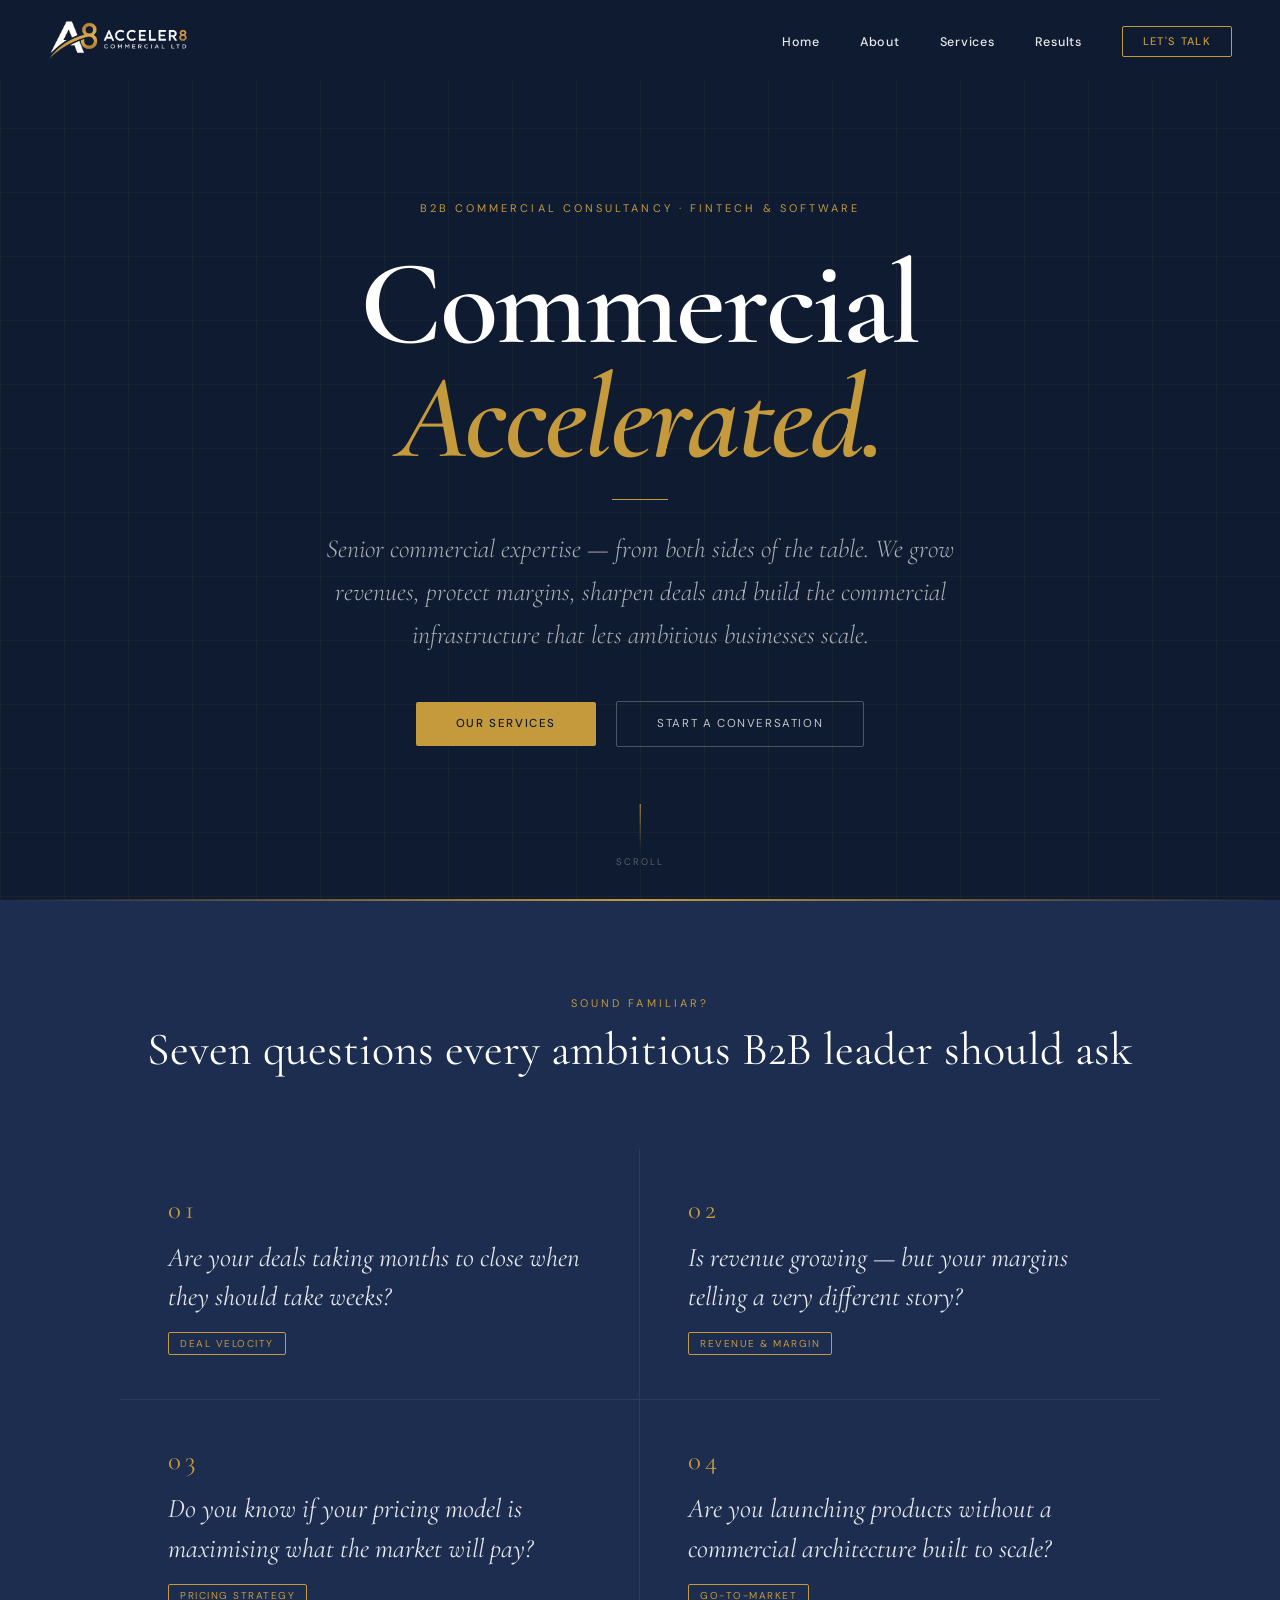
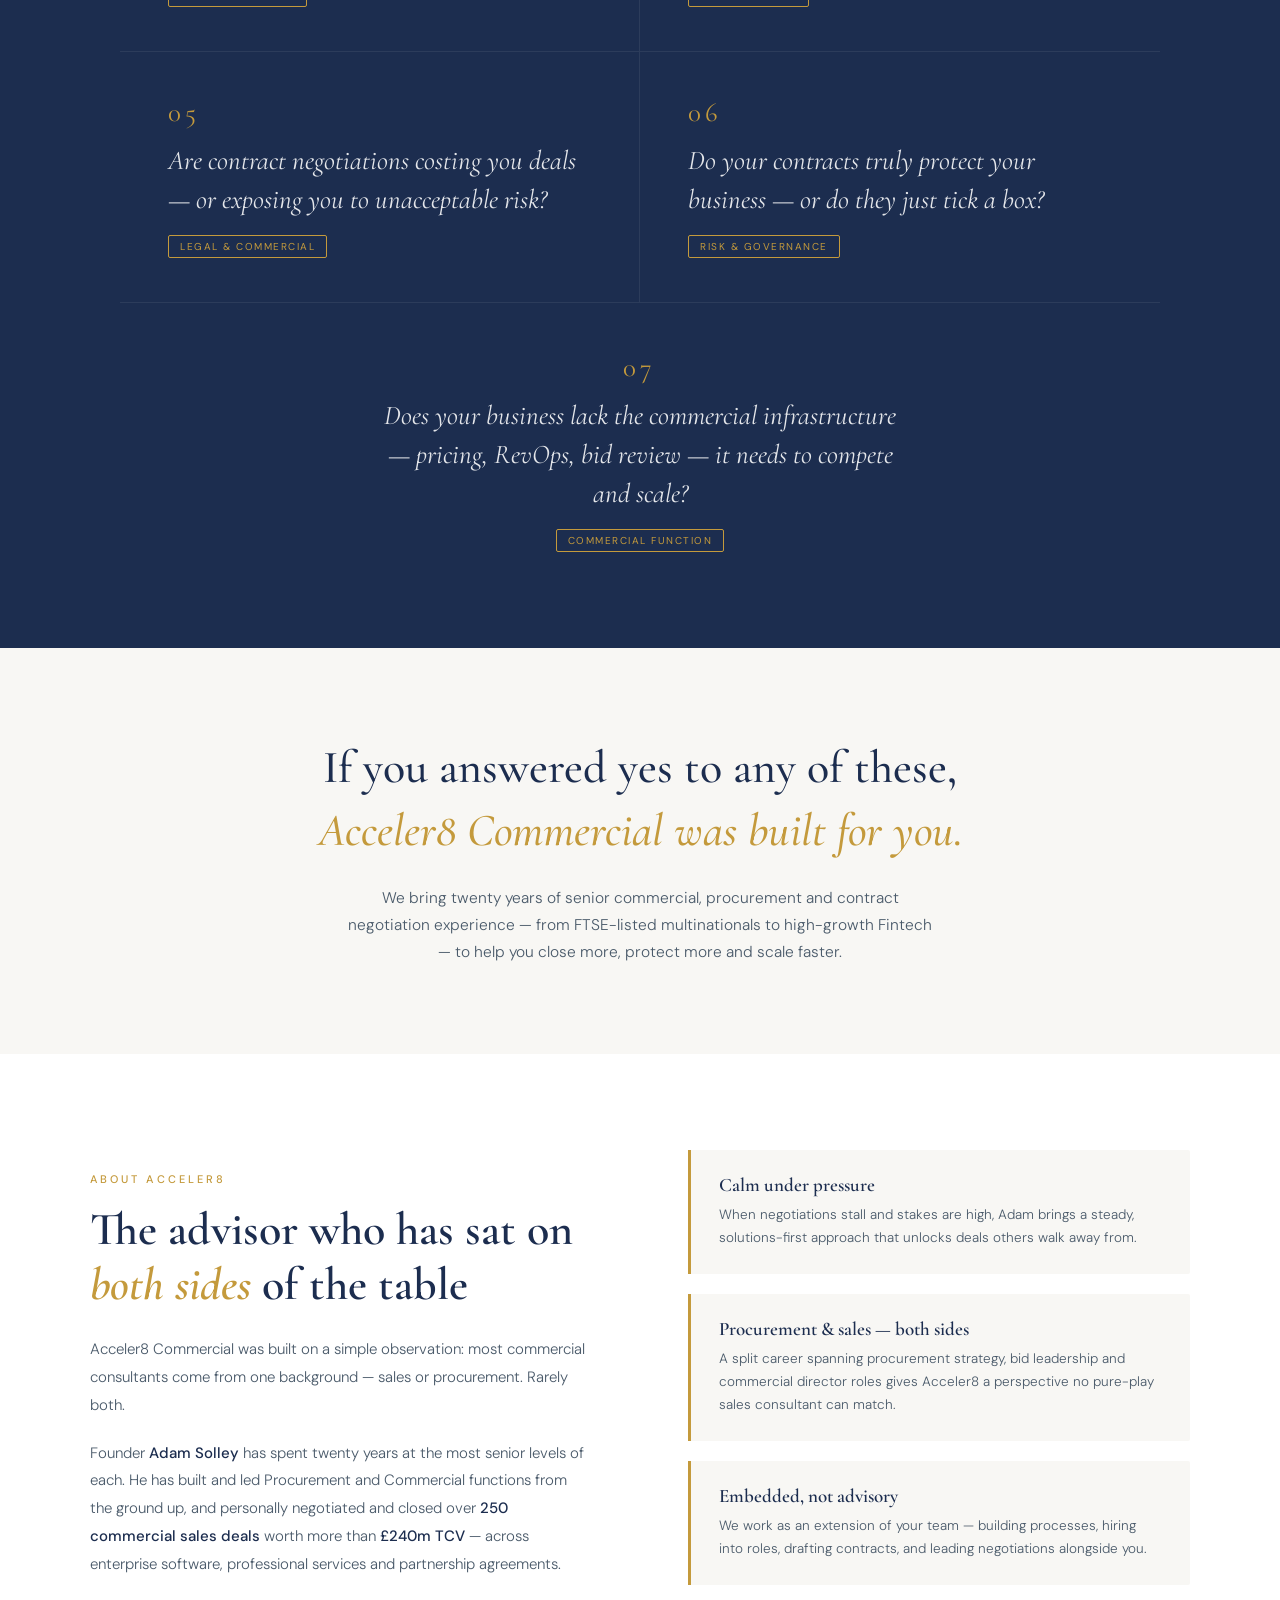
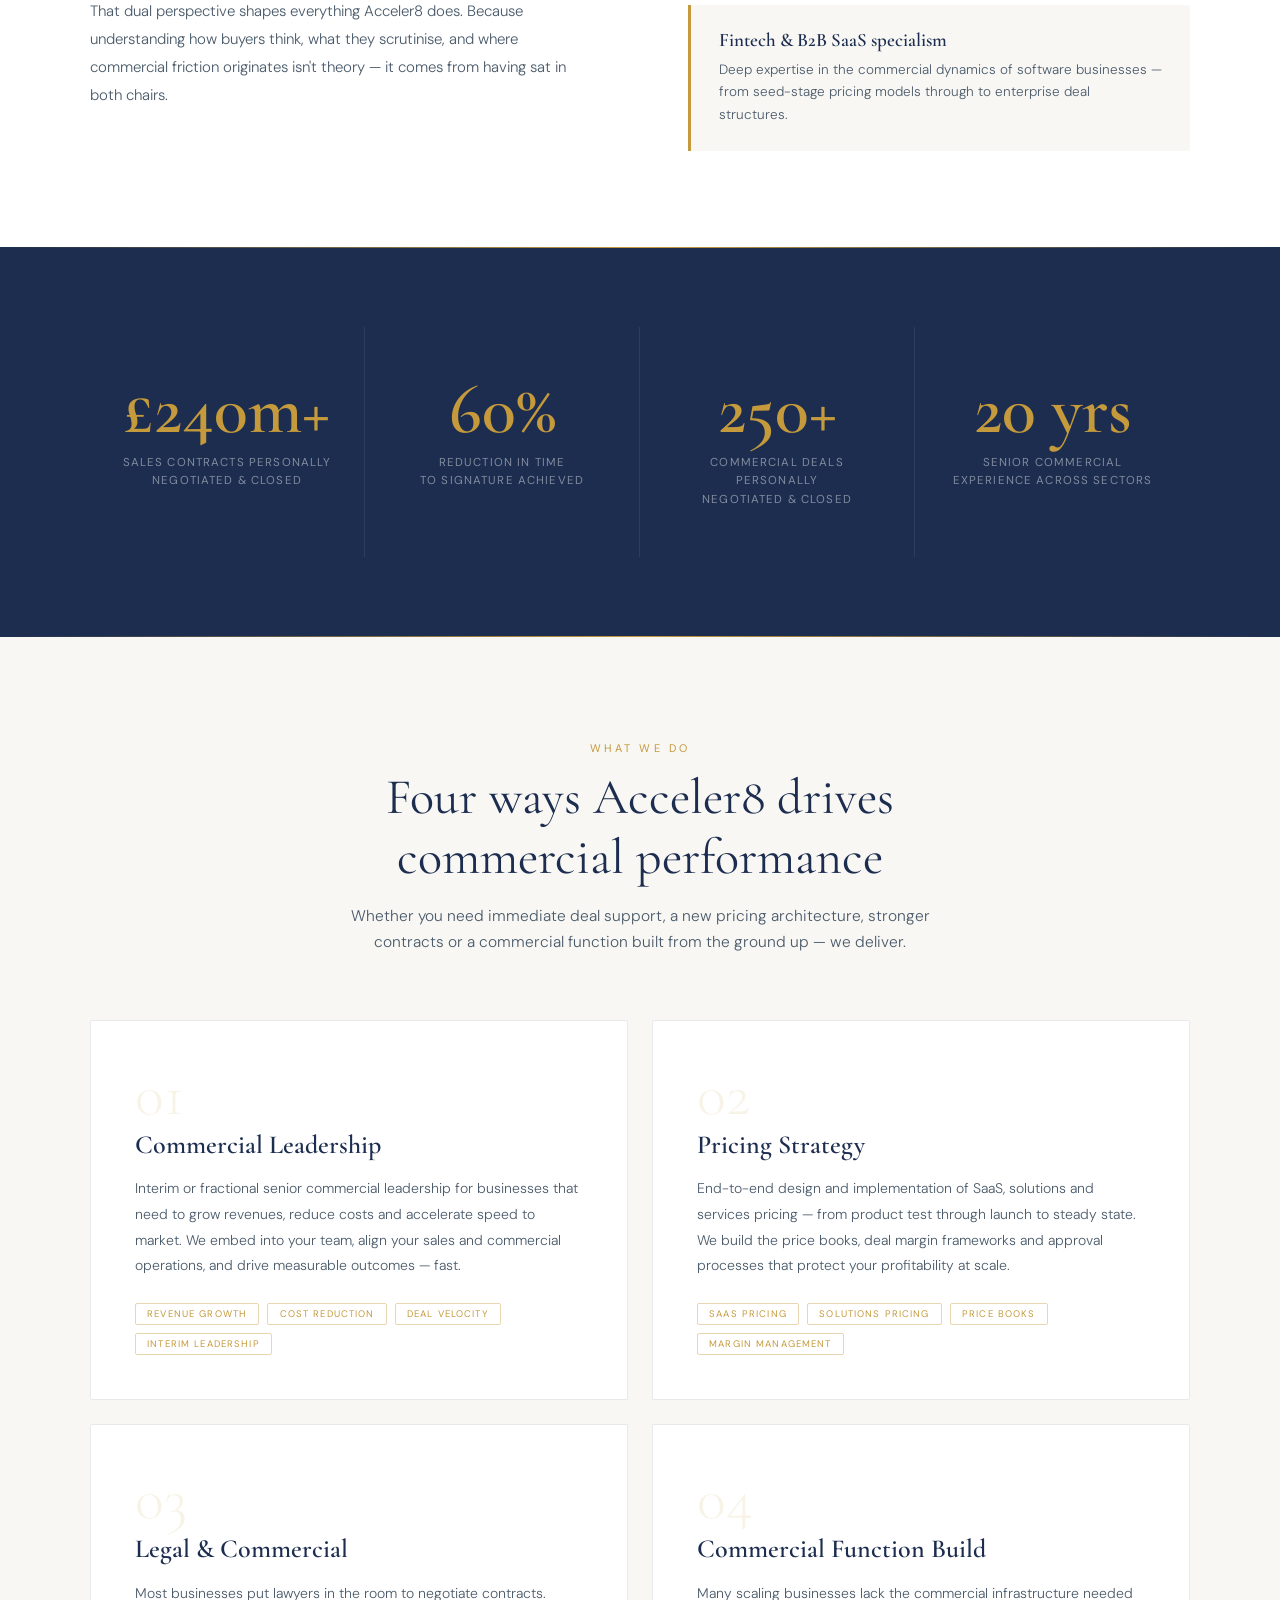
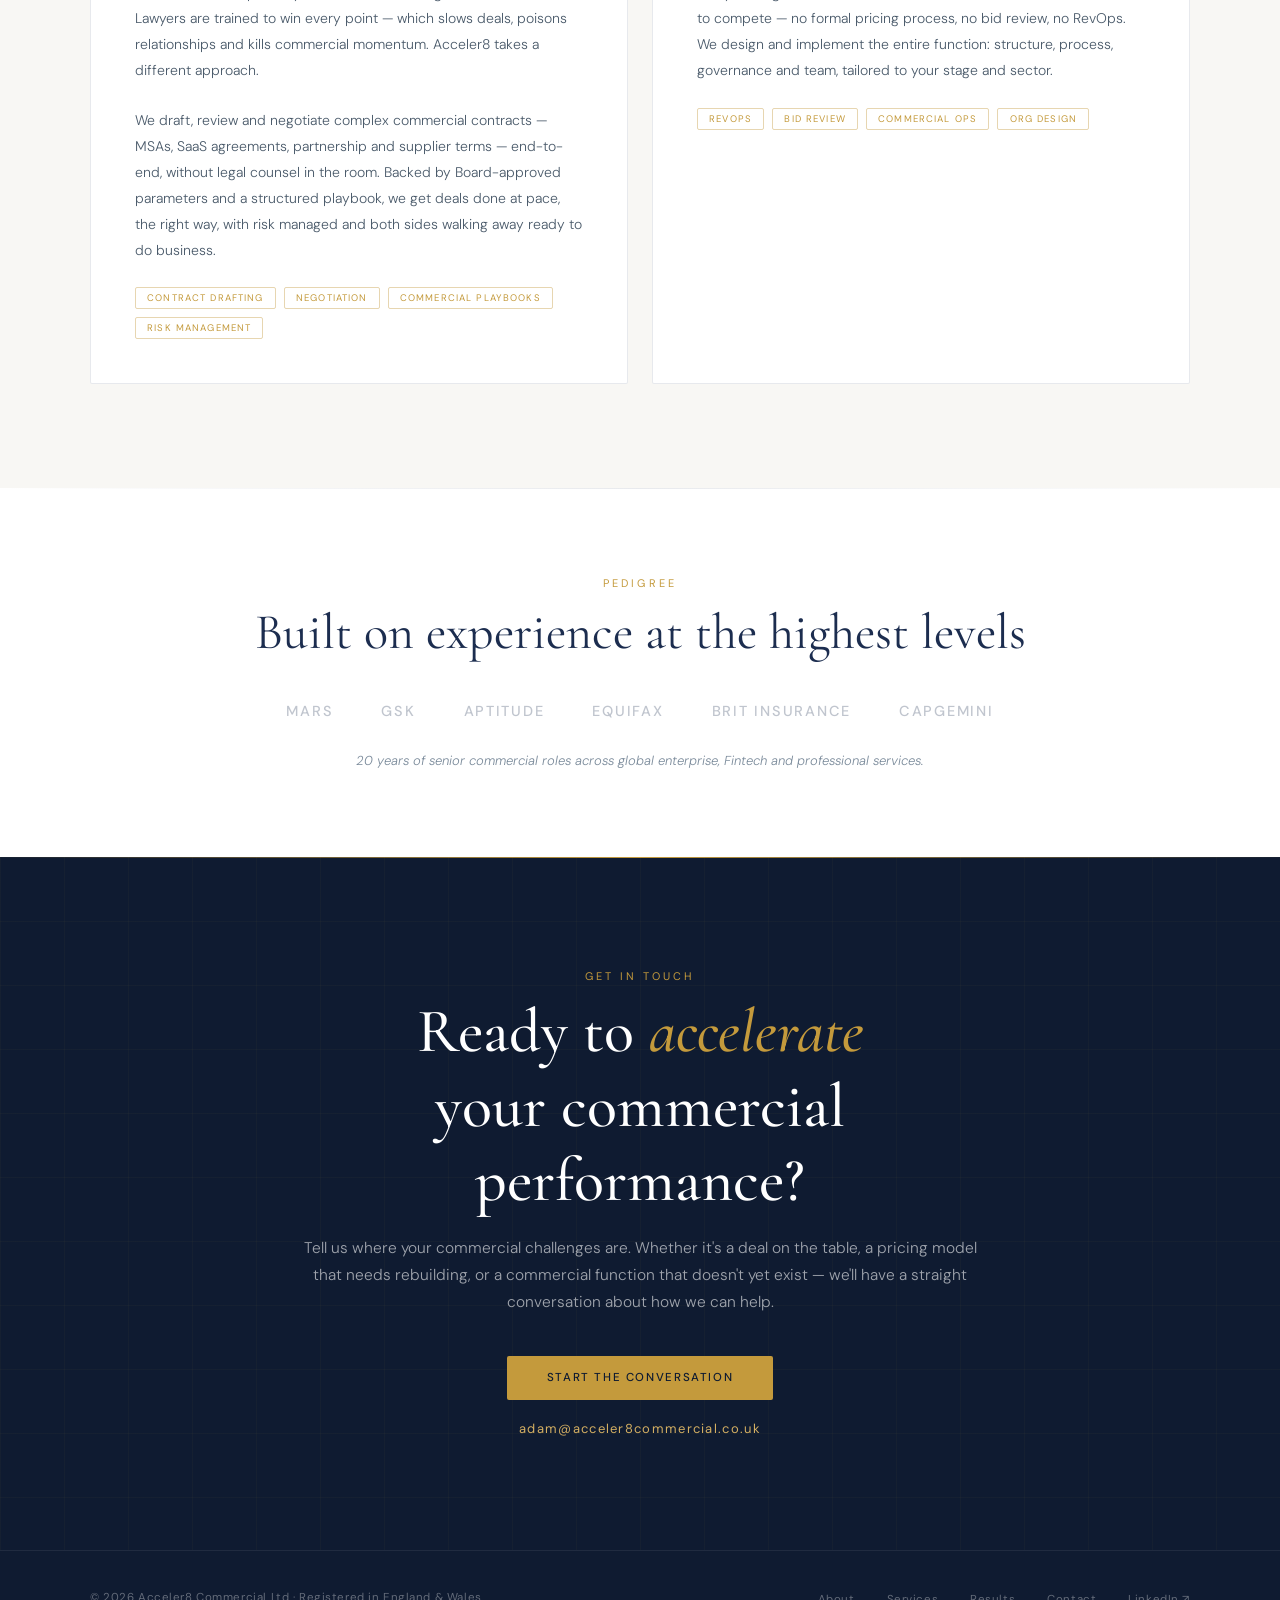
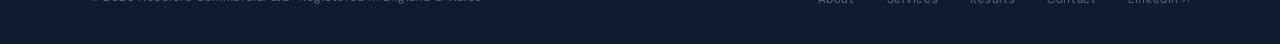
<file: index_old.html>
<!DOCTYPE html>
<html lang="en">
<head>
  <meta charset="UTF-8">
  <meta name="viewport" content="width=device-width, initial-scale=1.0">
  <meta name="description" content="Acceler8 Commercial — B2B commercial consultancy for fintech and software. Revenue growth, deal velocity, pricing strategy and contract negotiation.">
  <title>Acceler8 Commercial Ltd — Commercial Consultancy</title>

  <!-- Google Fonts -->
  <link href="https://fonts.googleapis.com/css2?family=Cormorant+Garamond:ital,wght@0,300;0,400;0,500;0,600;0,700;1,300;1,400;1,600&family=DM+Sans:opsz,wght@9..40,300;9..40,400;9..40,500&display=swap" rel="stylesheet">

  <!-- External Stylesheet - IMPROVED: Now shared across all pages -->
  <link rel="stylesheet" href="styles.css">
  <link rel="icon" type="image/x-icon" href="favicon.ico">
  <link rel="icon" type="image/png" sizes="32x32" href="favicon-32.png">
  <link rel="apple-touch-icon" sizes="180x180" href="favicon-180.png">
  <link rel="icon" type="image/png" sizes="192x192" href="favicon-192.png">
  <link rel="icon" type="image/png" sizes="512x512" href="favicon-512.png">
</head>
<body>

  <!-- Skip to Main Content Link - ACCESSIBILITY IMPROVEMENT -->
  <a href="#main-content" class="skip-link">Skip to main content</a>

  <!-- ══ NAVIGATION ══ -->
  <nav id="nav" class="closed">
    <a href="#hero" class="nav-logo" aria-label="Acceler8 Commercial Ltd">
      <img src="logo-on-dark-bg.webp" alt="Acceler8 Commercial Ltd" class="nav-logo-img">
    </a>

    <!-- Mobile Menu Toggle - NEW -->
    <button class="mobile-menu-toggle" id="mobile-menu-toggle" aria-label="Toggle navigation menu" aria-expanded="false">☰</button>

    <ul class="nav-links">
      <li><a href="index.html">Home</a></li>
      <li><a href="about.html">About</a></li>
      <li><a href="services.html">Services</a></li>
      <li><a href="results.html">Results</a></li>
      <li><a href="contact.html" class="nav-cta">Let's Talk</a></li>
    </ul>
  </nav>

  <!-- ══ HERO ══ -->
  <section id="hero">
    <div class="hero-content">
      <p class="hero-eyebrow">B2B Commercial Consultancy · Fintech & Software</p>
      <h1 class="hero-title">Commercial<br><em>Accelerated.</em></h1>
      <div class="hero-rule"></div>
      <p class="hero-sub">Senior commercial expertise — from both sides of the table. We grow revenues, protect margins, sharpen deals and build the commercial infrastructure that lets ambitious businesses scale.</p>
      <div class="hero-btns">
        <a href="#services" class="btn-gold">Our Services</a>
        <a href="#cta" class="btn-ghost">Start a Conversation</a>
      </div>
    </div>
    <div class="scroll-hint">
      <div class="scroll-line"></div>
      <span>Scroll</span>
    </div>
  </section>

  <!-- ══ MAIN CONTENT ══ -->
  <main id="main-content">

    <!-- ══ QUESTIONS ══ -->
    <section id="questions">
      <div class="qs-header reveal">
        <span class="section-eye">Sound familiar?</span>
        <h2 class="section-h-light">Seven questions every ambitious B2B leader should ask</h2>
      </div>
      <div class="qs-grid">

        <div class="q-item reveal d1">
          <span class="q-num">01</span>
          <p class="q-text">Are your deals taking months to close when they should take weeks?</p>
          <span class="q-tag">Deal Velocity</span>
        </div>

        <div class="q-item reveal d2">
          <span class="q-num">02</span>
          <p class="q-text">Is revenue growing — but your margins telling a very different story?</p>
          <span class="q-tag">Revenue &amp; Margin</span>
        </div>

        <div class="q-item reveal d1">
          <span class="q-num">03</span>
          <p class="q-text">Do you know if your pricing model is maximising what the market will pay?</p>
          <span class="q-tag">Pricing Strategy</span>
        </div>

        <div class="q-item reveal d2">
          <span class="q-num">04</span>
          <p class="q-text">Are you launching products without a commercial architecture built to scale?</p>
          <span class="q-tag">Go-To-Market</span>
        </div>

        <div class="q-item reveal d1">
          <span class="q-num">05</span>
          <p class="q-text">Are contract negotiations costing you deals — or exposing you to unacceptable risk?</p>
          <span class="q-tag">Legal &amp; Commercial</span>
        </div>

        <div class="q-item reveal d2">
          <span class="q-num">06</span>
          <p class="q-text">Do your contracts truly protect your business — or do they just tick a box?</p>
          <span class="q-tag">Risk &amp; Governance</span>
        </div>

        <div class="q-item q-last reveal">
          <span class="q-num">07</span>
          <p class="q-text">Does your business lack the commercial infrastructure — pricing, RevOps, bid review — it needs to compete and scale?</p>
          <span class="q-tag">Commercial Function</span>
        </div>

      </div>
    </section>

    <!-- ══ PIVOT ══ -->
    <section id="pivot">
      <p class="pivot-line reveal">If you answered yes to any of these,<br><em>Acceler8 Commercial was built for you.</em></p>
      <p class="pivot-sub reveal d2">We bring twenty years of senior commercial, procurement and contract negotiation experience — from FTSE-listed multinationals to high-growth Fintech — to help you close more, protect more and scale faster.</p>
    </section>

    <!-- ══ ABOUT ══ -->
    <section id="about">
      <div class="about-wrap">
        <div>
          <span class="about-label reveal">About Acceler8</span>
          <h2 class="about-h reveal d1">The advisor who has sat on <em>both sides</em> of the table</h2>
          <p class="about-p reveal d2">Acceler8 Commercial was built on a simple observation: most commercial consultants come from one background — sales or procurement. Rarely both.</p>
          <p class="about-p reveal d2">Founder <strong>Adam Solley</strong> has spent twenty years at the most senior levels of each. He has built and led Procurement and Commercial functions from the ground up, and personally negotiated and closed over <strong>250 commercial sales deals</strong> worth more than <strong>£240m TCV</strong> — across enterprise software, professional services and partnership agreements.</p>
          <p class="about-p reveal d3">That dual perspective shapes everything Acceler8 does. Because understanding how buyers think, what they scrutinise, and where commercial friction originates isn't theory — it comes from having sat in both chairs.</p>
        </div>
        <div class="usp-cards reveal d2">
          <div class="usp">
            <h4>Calm under pressure</h4>
            <p>When negotiations stall and stakes are high, Adam brings a steady, solutions-first approach that unlocks deals others walk away from.</p>
          </div>
          <div class="usp">
            <h4>Procurement &amp; sales — both sides</h4>
            <p>A split career spanning procurement strategy, bid leadership and commercial director roles gives Acceler8 a perspective no pure-play sales consultant can match.</p>
          </div>
          <div class="usp">
            <h4>Embedded, not advisory</h4>
            <p>We work as an extension of your team — building processes, hiring into roles, drafting contracts, and leading negotiations alongside you.</p>
          </div>
          <div class="usp">
            <h4>Fintech &amp; B2B SaaS specialism</h4>
            <p>Deep expertise in the commercial dynamics of software businesses — from seed-stage pricing models through to enterprise deal structures.</p>
          </div>
        </div>
      </div>
    </section>

    <!-- ══ STATS ══ -->
    <section id="stats">
      <div class="stats-row">
        <div class="stat reveal">
          <div class="stat-n">£240m+</div>
          <div class="stat-l">Sales contracts personally<br>negotiated &amp; closed</div>
        </div>
        <div class="stat reveal d1">
          <div class="stat-n">60%</div>
          <div class="stat-l">Reduction in time<br>to signature achieved</div>
        </div>
        <div class="stat reveal d2">
          <div class="stat-n">250+</div>
          <div class="stat-l">Commercial deals personally<br>negotiated &amp; closed</div>
        </div>
        <div class="stat reveal d3">
          <div class="stat-n">20 yrs</div>
          <div class="stat-l">Senior commercial<br>experience across sectors</div>
        </div>
      </div>
    </section>

    <!-- ══ SERVICES ══ -->
    <section id="services">
      <div class="svc-header">
        <span class="section-eye reveal">What we do</span>
        <h2 class="section-h-dark reveal d1">Four ways Acceler8 drives<br>commercial performance</h2>
        <p class="svc-sub reveal d2">Whether you need immediate deal support, a new pricing architecture, stronger contracts or a commercial function built from the ground up — we deliver.</p>
      </div>
      <div class="svc-grid">

        <a href="services.html#s01" class="svc-card reveal">
          <div class="svc-num">01</div>
          <h3 class="svc-title">Commercial Leadership</h3>
          <p class="svc-body">Interim or fractional senior commercial leadership for businesses that need to grow revenues, reduce costs and accelerate speed to market. We embed into your team, align your sales and commercial operations, and drive measurable outcomes — fast.</p>
          <div class="svc-tags">
            <span class="tag">Revenue Growth</span>
            <span class="tag">Cost Reduction</span>
            <span class="tag">Deal Velocity</span>
            <span class="tag">Interim Leadership</span>
          </div>
        </a>

        <a href="services.html#s02" class="svc-card reveal d1">
          <div class="svc-num">02</div>
          <h3 class="svc-title">Pricing Strategy</h3>
          <p class="svc-body">End-to-end design and implementation of SaaS, solutions and services pricing — from product test through launch to steady state. We build the price books, deal margin frameworks and approval processes that protect your profitability at scale.</p>
          <div class="svc-tags">
            <span class="tag">SaaS Pricing</span>
            <span class="tag">Solutions Pricing</span>
            <span class="tag">Price Books</span>
            <span class="tag">Margin Management</span>
          </div>
        </a>

        <a href="services.html#s03" class="svc-card reveal d1">
          <div class="svc-num">03</div>
          <h3 class="svc-title">Legal &amp; Commercial</h3>
          <p class="svc-body">Most businesses put lawyers in the room to negotiate contracts. Lawyers are trained to win every point — which slows deals, poisons relationships and kills commercial momentum. Acceler8 takes a different approach.</p>
          <p class="svc-body">We draft, review and negotiate complex commercial contracts — MSAs, SaaS agreements, partnership and supplier terms — end-to-end, without legal counsel in the room. Backed by Board-approved parameters and a structured playbook, we get deals done at pace, the right way, with risk managed and both sides walking away ready to do business.</p>
          <div class="svc-tags">
            <span class="tag">Contract Drafting</span>
            <span class="tag">Negotiation</span>
            <span class="tag">Commercial Playbooks</span>
            <span class="tag">Risk Management</span>
          </div>
        </a>

        <a href="services.html#s04" class="svc-card reveal d2">
          <div class="svc-num">04</div>
          <h3 class="svc-title">Commercial Function Build</h3>
          <p class="svc-body">Many scaling businesses lack the commercial infrastructure needed to compete — no formal pricing process, no bid review, no RevOps. We design and implement the entire function: structure, process, governance and team, tailored to your stage and sector.</p>
          <div class="svc-tags">
            <span class="tag">RevOps</span>
            <span class="tag">Bid Review</span>
            <span class="tag">Commercial Ops</span>
            <span class="tag">Org Design</span>
          </div>
        </a>

      </div>
    </section>

    <!-- ══ CLIENTS ══ -->
    <section id="clients">
      <div class="clients-wrap">
        <span class="section-eye reveal">Pedigree</span>
        <h2 class="section-h-dark reveal d1">Built on experience at the highest levels</h2>
        <div class="clients-row reveal d2">
          <span class="client-n">Mars</span>
          <span class="client-n">GSK</span>
          <span class="client-n">Aptitude</span>
          <span class="client-n">Equifax</span>
          <span class="client-n">Brit Insurance</span>
          <span class="client-n">Capgemini</span>
        </div>
        <p class="clients-note reveal d3">20 years of senior commercial roles across global enterprise, Fintech and professional services.</p>
      </div>
    </section>

    <!-- ══ CTA ══ -->
    <section id="cta">
      <div class="cta-inner">
        <span class="section-eye reveal">Get in touch</span>
        <h2 class="cta-h reveal d1">Ready to <em>accelerate</em><br>your commercial performance?</h2>
        <p class="cta-p reveal d2">Tell us where your commercial challenges are. Whether it's a deal on the table, a pricing model that needs rebuilding, or a commercial function that doesn't yet exist — we'll have a straight conversation about how we can help.</p>
        <a href="contact.html" class="btn-gold reveal d3">Start the Conversation</a>
        <br>
        <a href="mailto:adam@acceler8commercial.co.uk" class="cta-email reveal d4">adam@acceler8commercial.co.uk</a>
      </div>
    </section>

  </main>

  <!-- ══ FOOTER ══ -->
  <footer>
    <div class="footer-in">
      <span class="footer-copy">© 2026 Acceler8 Commercial Ltd · Registered in England &amp; Wales</span>
      <ul class="footer-links">
        <li><a href="about.html">About</a></li>
        <li><a href="services.html">Services</a></li>
        <li><a href="results.html">Results</a></li>
        <li><a href="contact.html">Contact</a></li>
        <li><a href="https://www.linkedin.com/in/adamfsolley" target="_blank" rel="noopener noreferrer">LinkedIn ↗</a></li>
      </ul>
    </div>
  </footer>

  <!-- JavaScript - Mobile Menu & Scroll Effects -->
  <script>
    // ═══════════════════════════════════════════════════════════════
    // MOBILE MENU TOGGLE - NEW FEATURE
    // ═══════════════════════════════════════════════════════════════
    const mobileMenuToggle = document.getElementById('mobile-menu-toggle');
    const nav = document.getElementById('nav');
    const navLinks = document.querySelectorAll('.nav-links a');

    // Toggle menu on button click
    mobileMenuToggle.addEventListener('click', () => {
      const isOpen = nav.classList.contains('open');
      if (isOpen) {
        nav.classList.remove('open');
        nav.classList.add('closed');
        mobileMenuToggle.setAttribute('aria-expanded', 'false');
      } else {
        nav.classList.add('open');
        nav.classList.remove('closed');
        mobileMenuToggle.setAttribute('aria-expanded', 'true');
      }
    });

    // Close menu when a link is clicked
    navLinks.forEach(link => {
      link.addEventListener('click', () => {
        nav.classList.remove('open');
        nav.classList.add('closed');
        mobileMenuToggle.setAttribute('aria-expanded', 'false');
      });
    });

    // Close menu on window resize (when back to desktop)
    window.addEventListener('resize', () => {
      if (window.innerWidth > 768) {
        nav.classList.remove('open');
        nav.classList.add('closed');
        mobileMenuToggle.setAttribute('aria-expanded', 'false');
      }
    });

    // ═══════════════════════════════════════════════════════════════
    // NAV SCROLL EFFECT - ENHANCED
    // ═══════════════════════════════════════════════════════════════
    const navElement = document.getElementById('nav');
    window.addEventListener('scroll', () => {
      navElement.classList.toggle('scrolled', window.scrollY > 60);
    });

    // ═══════════════════════════════════════════════════════════════
    // SCROLL REVEAL ANIMATION - Intersection Observer
    // ═══════════════════════════════════════════════════════════════
    const reveals = document.querySelectorAll('.reveal');

    const observer = new IntersectionObserver(entries => {
      entries.forEach(entry => {
        if (entry.isIntersecting) {
          entry.target.classList.add('in');
          observer.unobserve(entry.target);
        }
      });
    }, {
      threshold: 0.12,
      rootMargin: '0px 0px -40px 0px'
    });

    reveals.forEach(el => observer.observe(el));

    // ═══════════════════════════════════════════════════════════════
    // ACCESSIBILITY: CLOSE MOBILE MENU ON ESCAPE KEY
    // ═══════════════════════════════════════════════════════════════
    document.addEventListener('keydown', (e) => {
      if (e.key === 'Escape' && nav.classList.contains('open')) {
        nav.classList.remove('open');
        nav.classList.add('closed');
        mobileMenuToggle.setAttribute('aria-expanded', 'false');
        mobileMenuToggle.focus();
      }
    });
  </script>

</body>
</html>
</file>
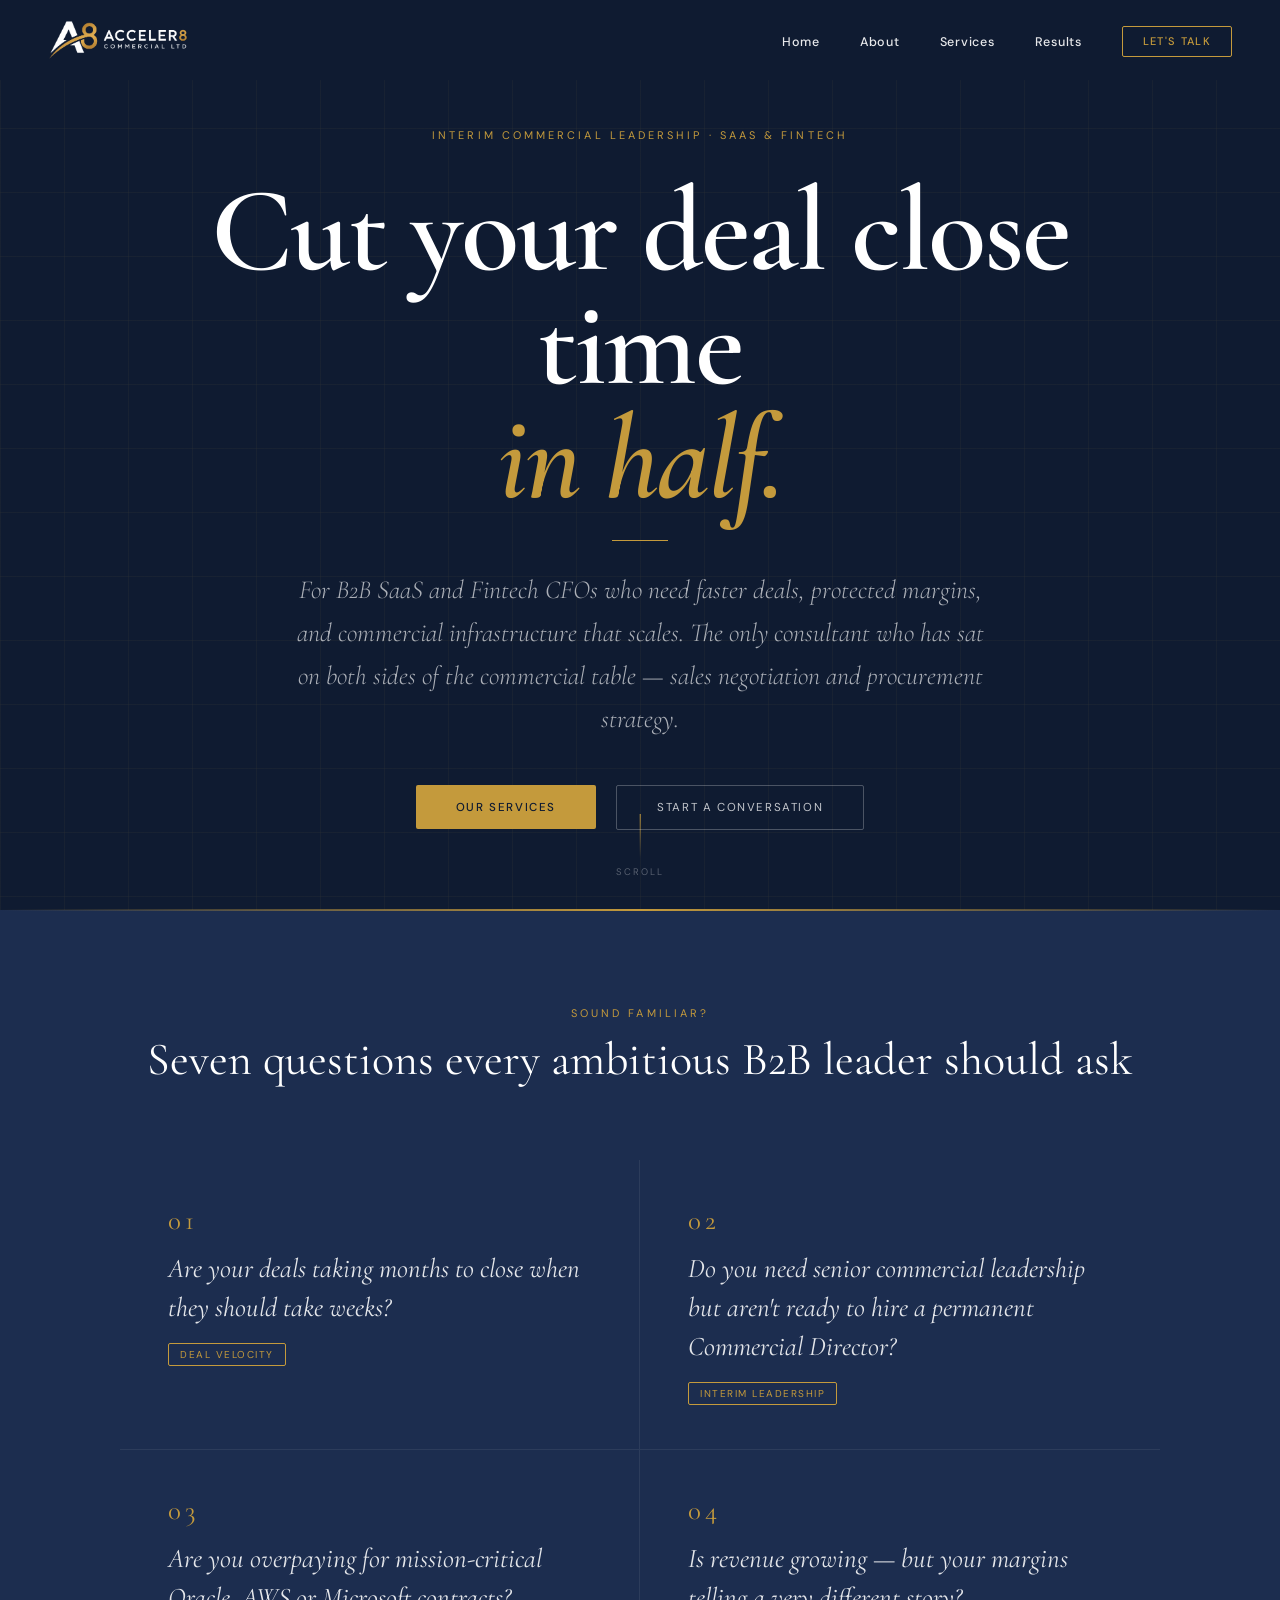
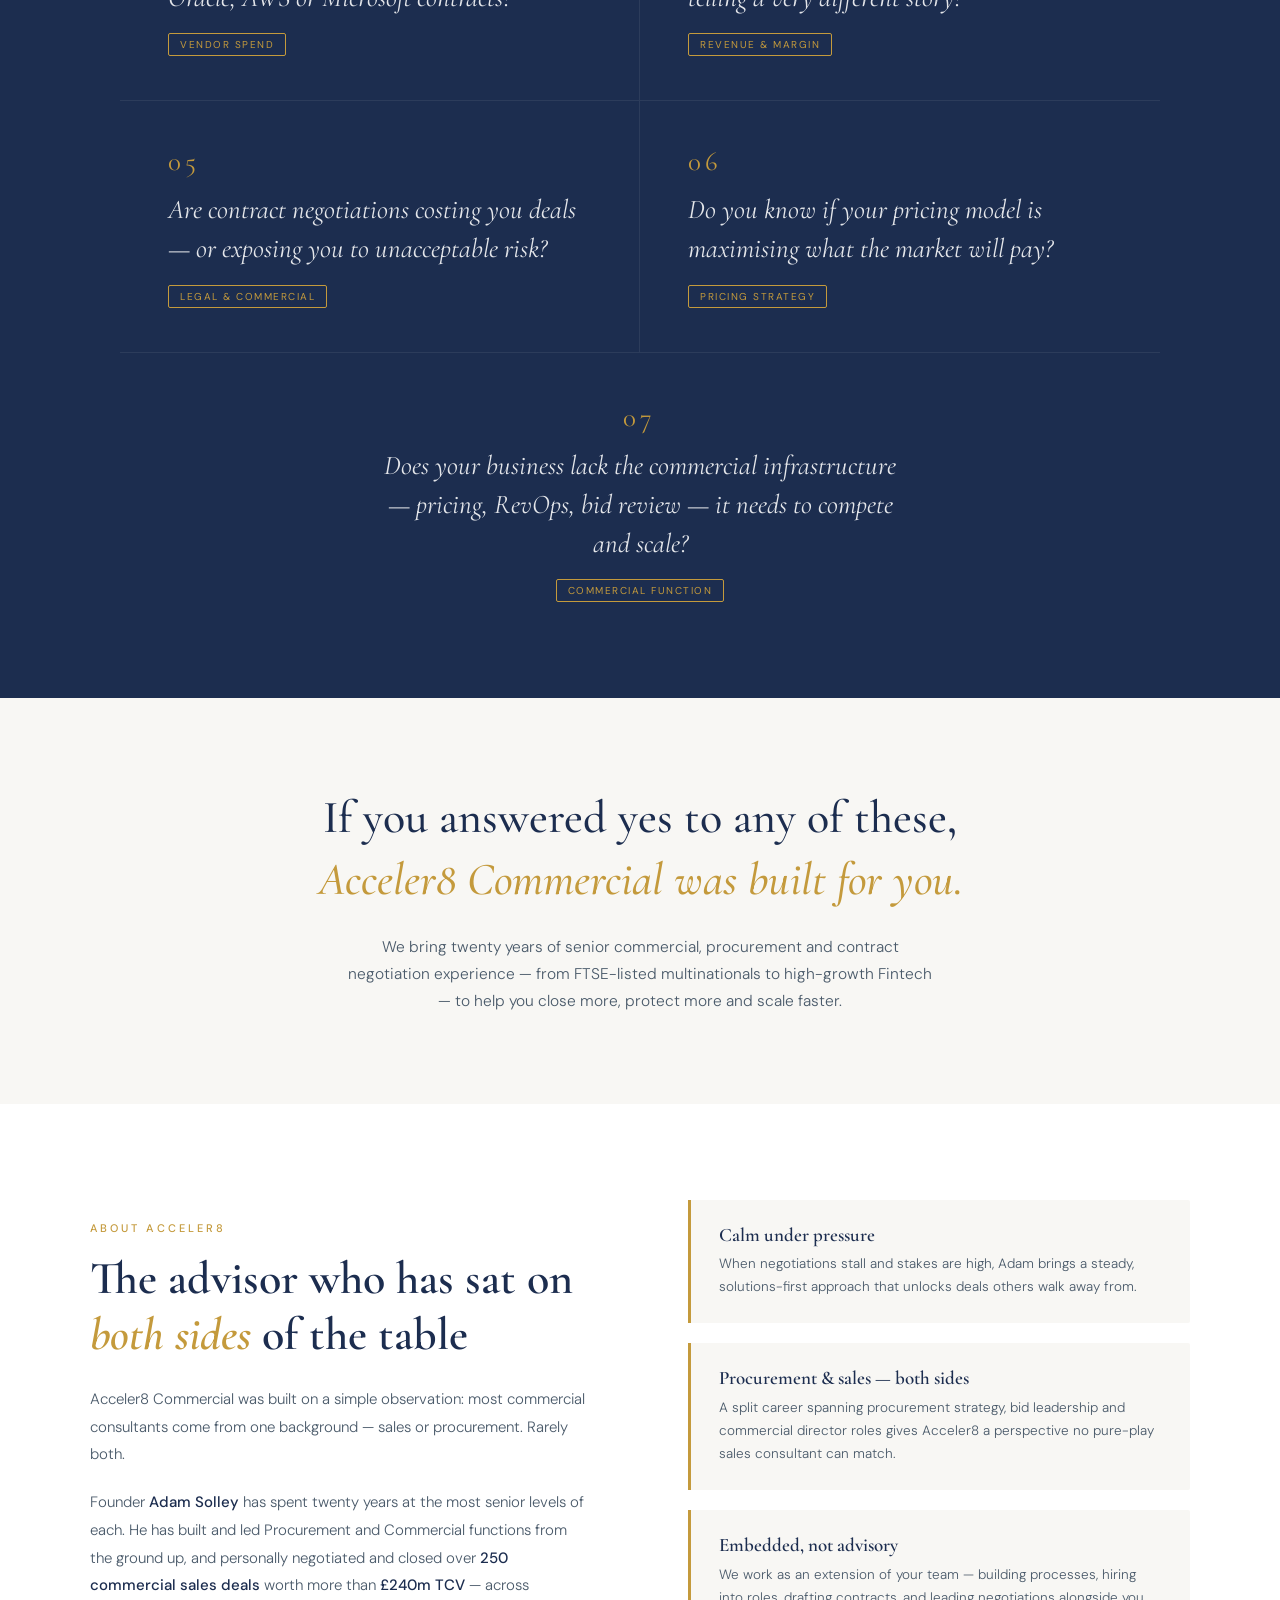
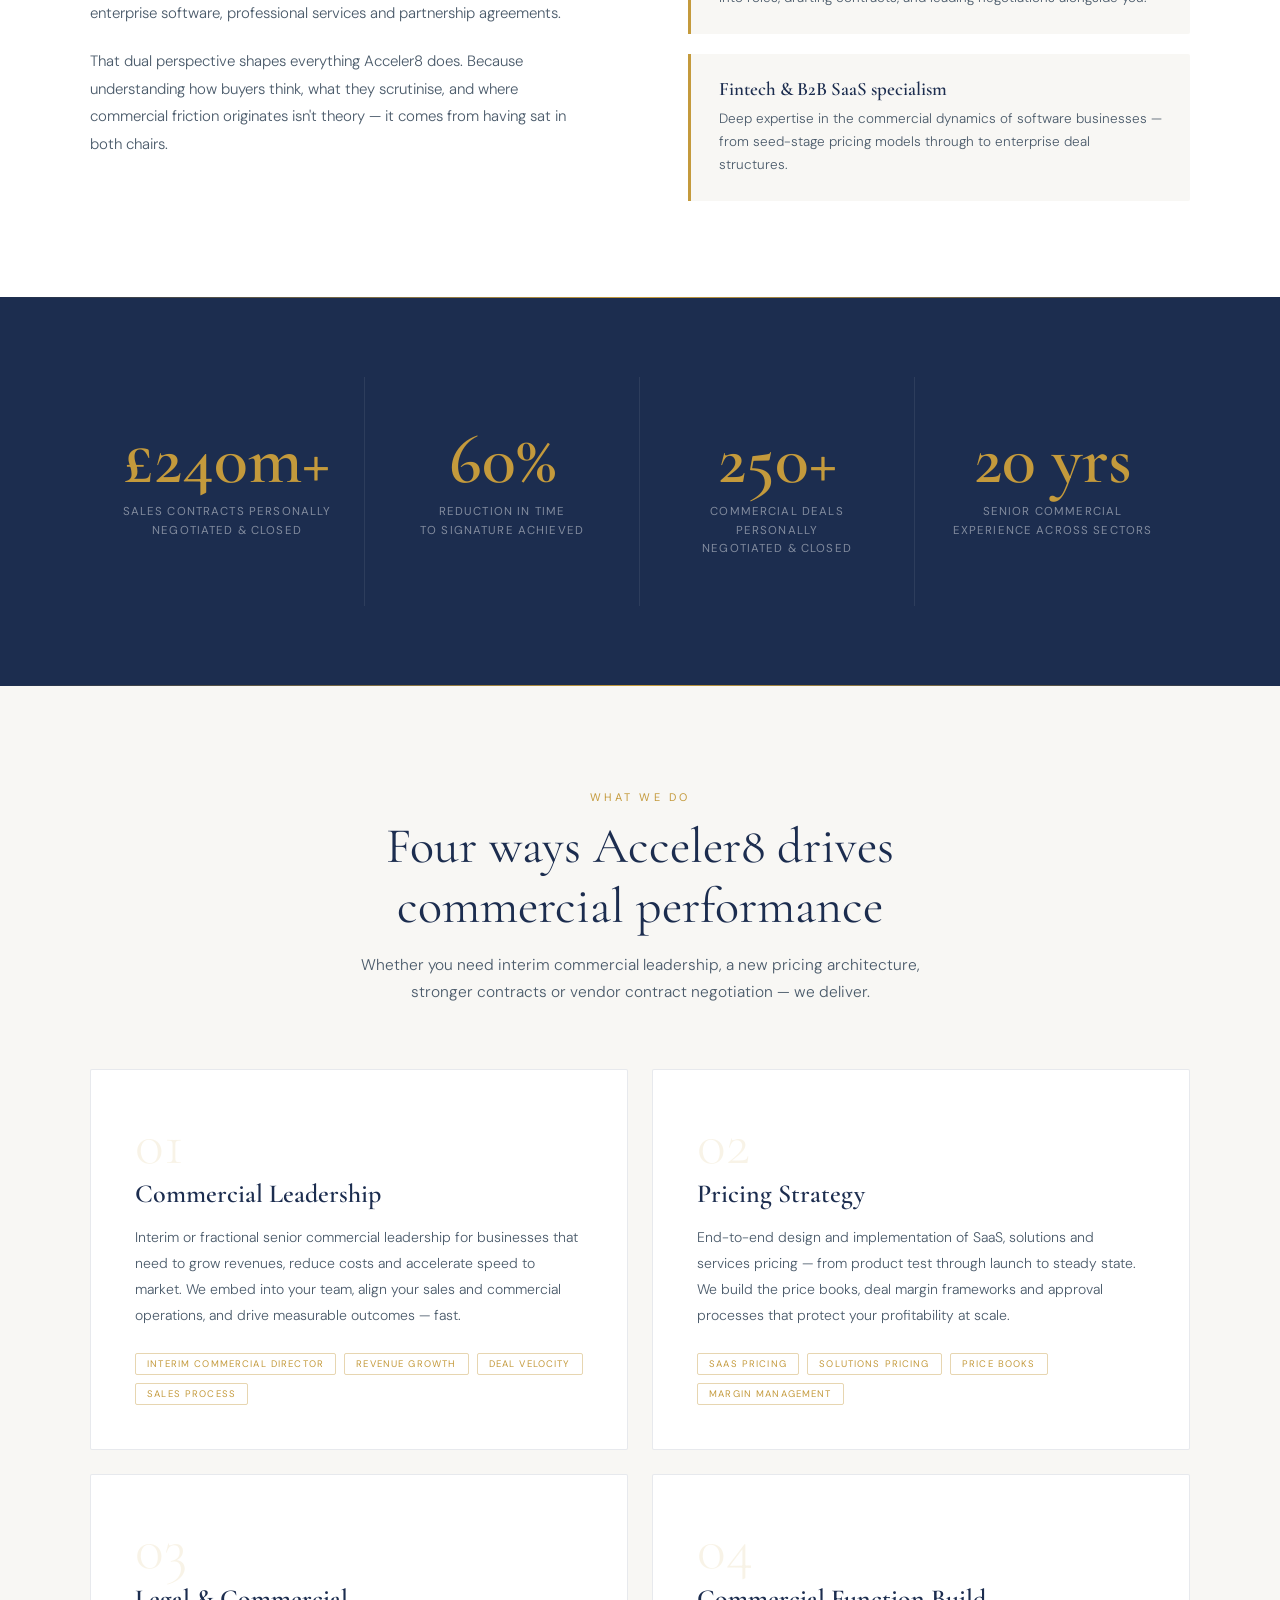
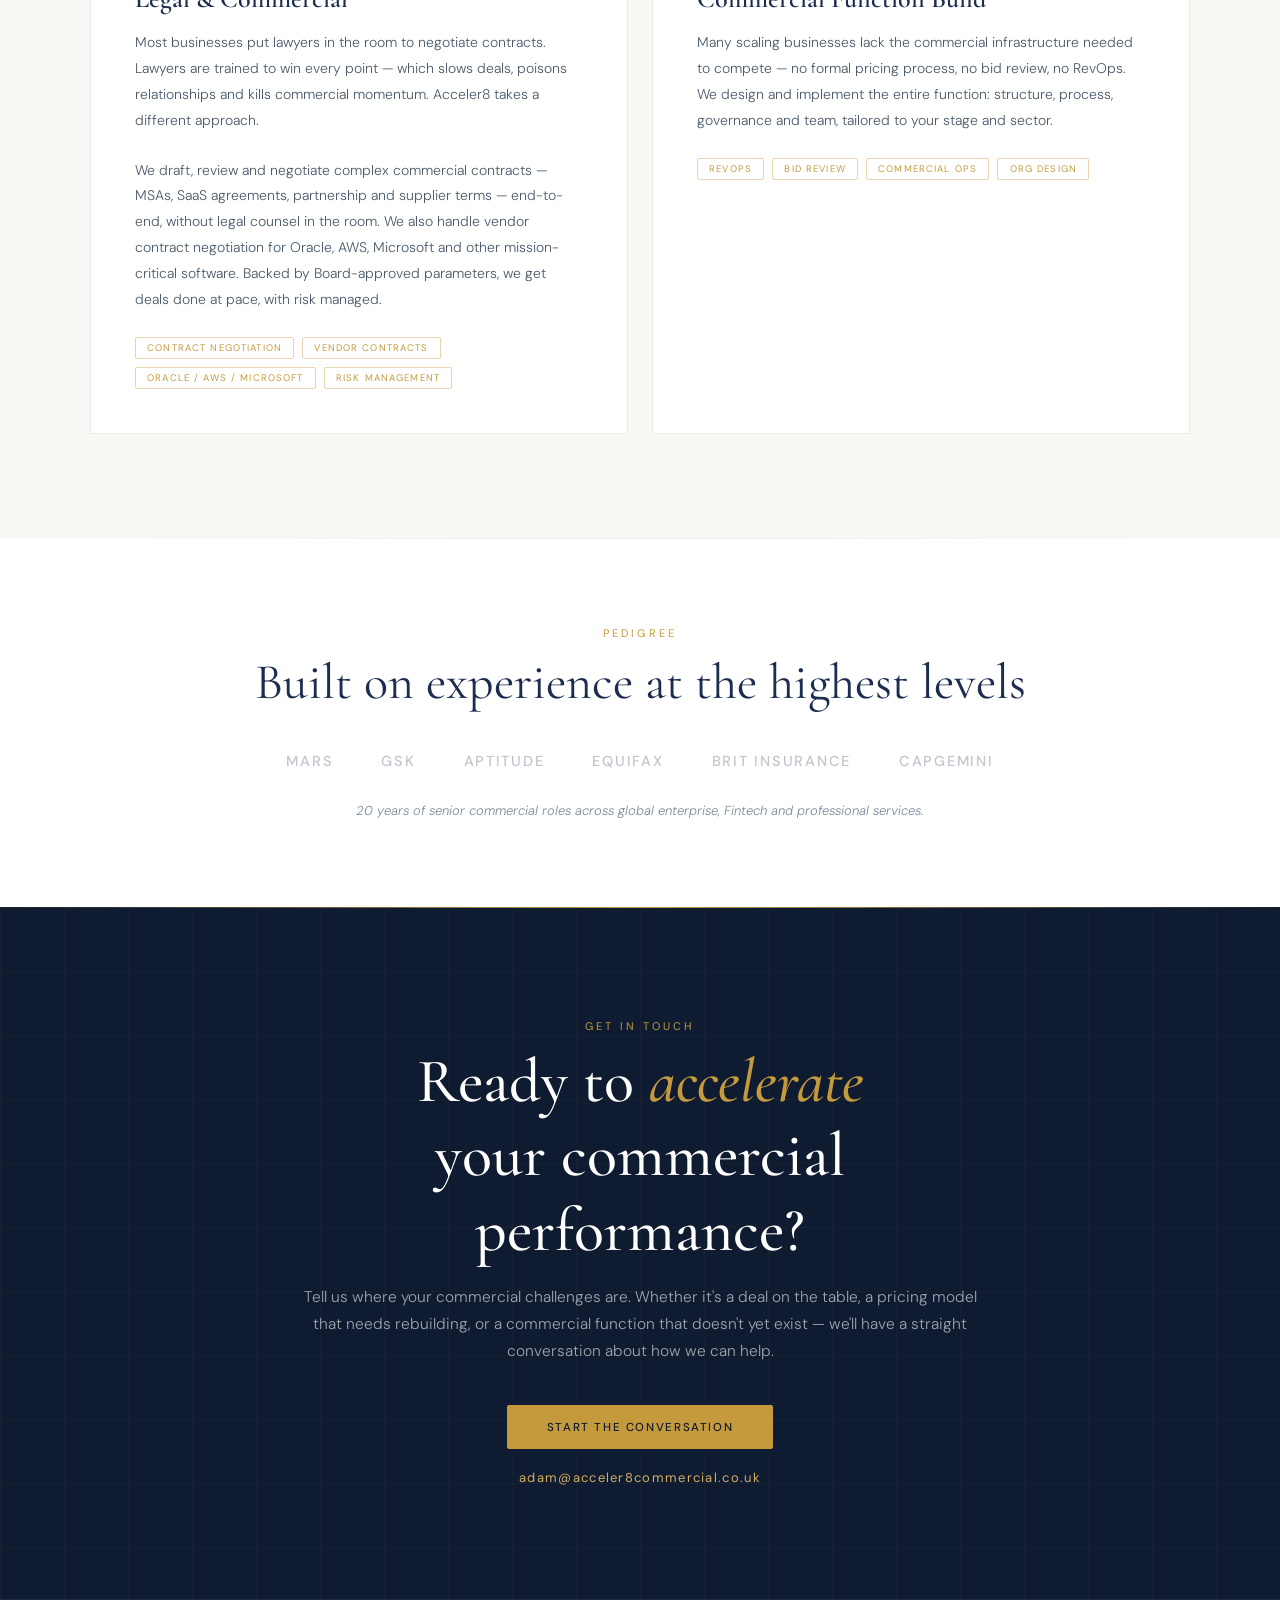
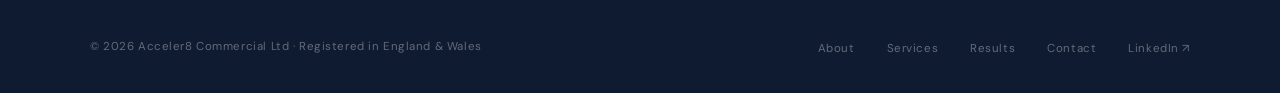
<file: index_updated.html>
<!DOCTYPE html>
<html lang="en">
<head>
  <meta charset="UTF-8">
  <meta name="viewport" content="width=device-width, initial-scale=1.0">
  <meta name="description" content="Interim commercial leadership for SaaS and Fintech. Cut deal close time, build pricing strategy, reduce software licensing spend.">
  <title>Interim Commercial Director | SaaS & Fintech</title>

  <!-- Google Fonts -->
  <link href="https://fonts.googleapis.com/css2?family=Cormorant+Garamond:ital,wght@0,300;0,400;0,500;0,600;0,700;1,300;1,400;1,600&family=DM+Sans:opsz,wght@9..40,300;9..40,400;9..40,500&display=swap" rel="stylesheet">

  <!-- External Stylesheet - IMPROVED: Now shared across all pages -->
  <link rel="stylesheet" href="styles.css">
  <link rel="icon" type="image/x-icon" href="favicon.ico">
  <link rel="icon" type="image/png" sizes="32x32" href="favicon-32.png">
  <link rel="apple-touch-icon" sizes="180x180" href="favicon-180.png">
  <link rel="icon" type="image/png" sizes="192x192" href="favicon-192.png">
  <link rel="icon" type="image/png" sizes="512x512" href="favicon-512.png">
</head>
<body>

  <!-- Skip to Main Content Link - ACCESSIBILITY IMPROVEMENT -->
  <a href="#main-content" class="skip-link">Skip to main content</a>

  <!-- ══ NAVIGATION ══ -->
  <nav id="nav" class="closed">
    <a href="#hero" class="nav-logo" aria-label="Acceler8 Commercial Ltd">
      <img src="logo-on-dark-bg.webp" alt="Acceler8 Commercial Ltd" class="nav-logo-img">
    </a>

    <!-- Mobile Menu Toggle - NEW -->
    <button class="mobile-menu-toggle" id="mobile-menu-toggle" aria-label="Toggle navigation menu" aria-expanded="false">☰</button>

    <ul class="nav-links">
      <li><a href="index.html">Home</a></li>
      <li><a href="about.html">About</a></li>
      <li><a href="services.html">Services</a></li>
      <li><a href="results.html">Results</a></li>
      <li><a href="contact.html" class="nav-cta">Let's Talk</a></li>
    </ul>
  </nav>

  <!-- ══ HERO ══ -->
  <section id="hero">
    <div class="hero-content">
      <p class="hero-eyebrow">Interim Commercial Leadership · SaaS & Fintech</p>
      <h1 class="hero-title">Cut your deal close time<br><em>in half.</em></h1>
      <div class="hero-rule"></div>
      <p class="hero-sub">For B2B SaaS and Fintech CFOs who need faster deals, protected margins, and commercial infrastructure that scales. The only consultant who has sat on both sides of the commercial table — sales negotiation and procurement strategy.</p>
      <div class="hero-btns">
        <a href="#services" class="btn-gold">Our Services</a>
        <a href="#cta" class="btn-ghost">Start a Conversation</a>
      </div>
    </div>
    <div class="scroll-hint">
      <div class="scroll-line"></div>
      <span>Scroll</span>
    </div>
  </section>

  <!-- ══ MAIN CONTENT ══ -->
  <main id="main-content">

    <!-- ══ QUESTIONS ══ -->
    <section id="questions">
      <div class="qs-header reveal">
        <span class="section-eye">Sound familiar?</span>
        <h2 class="section-h-light">Seven questions every ambitious B2B leader should ask</h2>
      </div>
      <div class="qs-grid">

        <div class="q-item reveal d1">
          <span class="q-num">01</span>
          <p class="q-text">Are your deals taking months to close when they should take weeks?</p>
          <span class="q-tag">Deal Velocity</span>
        </div>

        <div class="q-item reveal d2">
          <span class="q-num">02</span>
          <p class="q-text">Do you need senior commercial leadership but aren't ready to hire a permanent Commercial Director?</p>
          <span class="q-tag">Interim Leadership</span>
        </div>

        <div class="q-item reveal d1">
          <span class="q-num">03</span>
          <p class="q-text">Are you overpaying for mission-critical Oracle, AWS or Microsoft contracts?</p>
          <span class="q-tag">Vendor Spend</span>
        </div>

        <div class="q-item reveal d2">
          <span class="q-num">04</span>
          <p class="q-text">Is revenue growing — but your margins telling a very different story?</p>
          <span class="q-tag">Revenue &amp; Margin</span>
        </div>

        <div class="q-item reveal d1">
          <span class="q-num">05</span>
          <p class="q-text">Are contract negotiations costing you deals — or exposing you to unacceptable risk?</p>
          <span class="q-tag">Legal &amp; Commercial</span>
        </div>

        <div class="q-item reveal d2">
          <span class="q-num">06</span>
          <p class="q-text">Do you know if your pricing model is maximising what the market will pay?</p>
          <span class="q-tag">Pricing Strategy</span>
        </div>

        <div class="q-item q-last reveal">
          <span class="q-num">07</span>
          <p class="q-text">Does your business lack the commercial infrastructure — pricing, RevOps, bid review — it needs to compete and scale?</p>
          <span class="q-tag">Commercial Function</span>
        </div>

      </div>
    </section>

    <!-- ══ PIVOT ══ -->
    <section id="pivot">
      <p class="pivot-line reveal">If you answered yes to any of these,<br><em>Acceler8 Commercial was built for you.</em></p>
      <p class="pivot-sub reveal d2">We bring twenty years of senior commercial, procurement and contract negotiation experience — from FTSE-listed multinationals to high-growth Fintech — to help you close more, protect more and scale faster.</p>
    </section>

    <!-- ══ ABOUT ══ -->
    <section id="about">
      <div class="about-wrap">
        <div>
          <span class="about-label reveal">About Acceler8</span>
          <h2 class="about-h reveal d1">The advisor who has sat on <em>both sides</em> of the table</h2>
          <p class="about-p reveal d2">Acceler8 Commercial was built on a simple observation: most commercial consultants come from one background — sales or procurement. Rarely both.</p>
          <p class="about-p reveal d2">Founder <strong>Adam Solley</strong> has spent twenty years at the most senior levels of each. He has built and led Procurement and Commercial functions from the ground up, and personally negotiated and closed over <strong>250 commercial sales deals</strong> worth more than <strong>£240m TCV</strong> — across enterprise software, professional services and partnership agreements.</p>
          <p class="about-p reveal d3">That dual perspective shapes everything Acceler8 does. Because understanding how buyers think, what they scrutinise, and where commercial friction originates isn't theory — it comes from having sat in both chairs.</p>
        </div>
        <div class="usp-cards reveal d2">
          <div class="usp">
            <h4>Calm under pressure</h4>
            <p>When negotiations stall and stakes are high, Adam brings a steady, solutions-first approach that unlocks deals others walk away from.</p>
          </div>
          <div class="usp">
            <h4>Procurement &amp; sales — both sides</h4>
            <p>A split career spanning procurement strategy, bid leadership and commercial director roles gives Acceler8 a perspective no pure-play sales consultant can match.</p>
          </div>
          <div class="usp">
            <h4>Embedded, not advisory</h4>
            <p>We work as an extension of your team — building processes, hiring into roles, drafting contracts, and leading negotiations alongside you.</p>
          </div>
          <div class="usp">
            <h4>Fintech &amp; B2B SaaS specialism</h4>
            <p>Deep expertise in the commercial dynamics of software businesses — from seed-stage pricing models through to enterprise deal structures.</p>
          </div>
        </div>
      </div>
    </section>

    <!-- ══ STATS ══ -->
    <section id="stats">
      <div class="stats-row">
        <div class="stat reveal">
          <div class="stat-n">£240m+</div>
          <div class="stat-l">Sales contracts personally<br>negotiated &amp; closed</div>
        </div>
        <div class="stat reveal d1">
          <div class="stat-n">60%</div>
          <div class="stat-l">Reduction in time<br>to signature achieved</div>
        </div>
        <div class="stat reveal d2">
          <div class="stat-n">250+</div>
          <div class="stat-l">Commercial deals personally<br>negotiated &amp; closed</div>
        </div>
        <div class="stat reveal d3">
          <div class="stat-n">20 yrs</div>
          <div class="stat-l">Senior commercial<br>experience across sectors</div>
        </div>
      </div>
    </section>

    <!-- ══ SERVICES ══ -->
    <section id="services">
      <div class="svc-header">
        <span class="section-eye reveal">What we do</span>
        <h2 class="section-h-dark reveal d1">Four ways Acceler8 drives<br>commercial performance</h2>
        <p class="svc-sub reveal d2">Whether you need interim commercial leadership, a new pricing architecture, stronger contracts or vendor contract negotiation — we deliver.</p>
      </div>
      <div class="svc-grid">

        <a href="services.html#s01" class="svc-card reveal">
          <div class="svc-num">01</div>
          <h3 class="svc-title">Commercial Leadership</h3>
          <p class="svc-body">Interim or fractional senior commercial leadership for businesses that need to grow revenues, reduce costs and accelerate speed to market. We embed into your team, align your sales and commercial operations, and drive measurable outcomes — fast.</p>
          <div class="svc-tags">
            <span class="tag">Interim Commercial Director</span>
            <span class="tag">Revenue Growth</span>
            <span class="tag">Deal Velocity</span>
            <span class="tag">Sales Process</span>
          </div>
        </a>

        <a href="services.html#s02" class="svc-card reveal d1">
          <div class="svc-num">02</div>
          <h3 class="svc-title">Pricing Strategy</h3>
          <p class="svc-body">End-to-end design and implementation of SaaS, solutions and services pricing — from product test through launch to steady state. We build the price books, deal margin frameworks and approval processes that protect your profitability at scale.</p>
          <div class="svc-tags">
            <span class="tag">SaaS Pricing</span>
            <span class="tag">Solutions Pricing</span>
            <span class="tag">Price Books</span>
            <span class="tag">Margin Management</span>
          </div>
        </a>

        <a href="services.html#s03" class="svc-card reveal d1">
          <div class="svc-num">03</div>
          <h3 class="svc-title">Legal &amp; Commercial</h3>
          <p class="svc-body">Most businesses put lawyers in the room to negotiate contracts. Lawyers are trained to win every point — which slows deals, poisons relationships and kills commercial momentum. Acceler8 takes a different approach.</p>
          <p class="svc-body">We draft, review and negotiate complex commercial contracts — MSAs, SaaS agreements, partnership and supplier terms — end-to-end, without legal counsel in the room. We also handle vendor contract negotiation for Oracle, AWS, Microsoft and other mission-critical software. Backed by Board-approved parameters, we get deals done at pace, with risk managed.</p>
          <div class="svc-tags">
            <span class="tag">Contract Negotiation</span>
            <span class="tag">Vendor Contracts</span>
            <span class="tag">Oracle / AWS / Microsoft</span>
            <span class="tag">Risk Management</span>
          </div>
        </a>

        <a href="services.html#s04" class="svc-card reveal d2">
          <div class="svc-num">04</div>
          <h3 class="svc-title">Commercial Function Build</h3>
          <p class="svc-body">Many scaling businesses lack the commercial infrastructure needed to compete — no formal pricing process, no bid review, no RevOps. We design and implement the entire function: structure, process, governance and team, tailored to your stage and sector.</p>
          <div class="svc-tags">
            <span class="tag">RevOps</span>
            <span class="tag">Bid Review</span>
            <span class="tag">Commercial Ops</span>
            <span class="tag">Org Design</span>
          </div>
        </a>

      </div>
    </section>

    <!-- ══ CLIENTS ══ -->
    <section id="clients">
      <div class="clients-wrap">
        <span class="section-eye reveal">Pedigree</span>
        <h2 class="section-h-dark reveal d1">Built on experience at the highest levels</h2>
        <div class="clients-row reveal d2">
          <span class="client-n">Mars</span>
          <span class="client-n">GSK</span>
          <span class="client-n">Aptitude</span>
          <span class="client-n">Equifax</span>
          <span class="client-n">Brit Insurance</span>
          <span class="client-n">Capgemini</span>
        </div>
        <p class="clients-note reveal d3">20 years of senior commercial roles across global enterprise, Fintech and professional services.</p>
      </div>
    </section>

    <!-- ══ CTA ══ -->
    <section id="cta">
      <div class="cta-inner">
        <span class="section-eye reveal">Get in touch</span>
        <h2 class="cta-h reveal d1">Ready to <em>accelerate</em><br>your commercial performance?</h2>
        <p class="cta-p reveal d2">Tell us where your commercial challenges are. Whether it's a deal on the table, a pricing model that needs rebuilding, or a commercial function that doesn't yet exist — we'll have a straight conversation about how we can help.</p>
        <a href="contact.html" class="btn-gold reveal d3">Start the Conversation</a>
        <br>
        <a href="mailto:adam@acceler8commercial.co.uk" class="cta-email reveal d4">adam@acceler8commercial.co.uk</a>
      </div>
    </section>

  </main>

  <!-- ══ FOOTER ══ -->
  <footer>
    <div class="footer-in">
      <span class="footer-copy">© 2026 Acceler8 Commercial Ltd · Registered in England &amp; Wales</span>
      <ul class="footer-links">
        <li><a href="about.html">About</a></li>
        <li><a href="services.html">Services</a></li>
        <li><a href="results.html">Results</a></li>
        <li><a href="contact.html">Contact</a></li>
        <li><a href="https://www.linkedin.com/in/adamfsolley" target="_blank" rel="noopener noreferrer">LinkedIn ↗</a></li>
      </ul>
    </div>
  </footer>

  <!-- JavaScript - Mobile Menu & Scroll Effects -->
  <script>
    // ═══════════════════════════════════════════════════════════════
    // MOBILE MENU TOGGLE - NEW FEATURE
    // ═══════════════════════════════════════════════════════════════
    const mobileMenuToggle = document.getElementById('mobile-menu-toggle');
    const nav = document.getElementById('nav');
    const navLinks = document.querySelectorAll('.nav-links a');

    // Toggle menu on button click
    mobileMenuToggle.addEventListener('click', () => {
      const isOpen = nav.classList.contains('open');
      if (isOpen) {
        nav.classList.remove('open');
        nav.classList.add('closed');
        mobileMenuToggle.setAttribute('aria-expanded', 'false');
      } else {
        nav.classList.add('open');
        nav.classList.remove('closed');
        mobileMenuToggle.setAttribute('aria-expanded', 'true');
      }
    });

    // Close menu when a link is clicked
    navLinks.forEach(link => {
      link.addEventListener('click', () => {
        nav.classList.remove('open');
        nav.classList.add('closed');
        mobileMenuToggle.setAttribute('aria-expanded', 'false');
      });
    });

    // Close menu on window resize (when back to desktop)
    window.addEventListener('resize', () => {
      if (window.innerWidth > 768) {
        nav.classList.remove('open');
        nav.classList.add('closed');
        mobileMenuToggle.setAttribute('aria-expanded', 'false');
      }
    });

    // ═══════════════════════════════════════════════════════════════
    // NAV SCROLL EFFECT - ENHANCED
    // ═══════════════════════════════════════════════════════════════
    const navElement = document.getElementById('nav');
    window.addEventListener('scroll', () => {
      navElement.classList.toggle('scrolled', window.scrollY > 60);
    });

    // ═══════════════════════════════════════════════════════════════
    // SCROLL REVEAL ANIMATION - Intersection Observer
    // ═══════════════════════════════════════════════════════════════
    const reveals = document.querySelectorAll('.reveal');

    const observer = new IntersectionObserver(entries => {
      entries.forEach(entry => {
        if (entry.isIntersecting) {
          entry.target.classList.add('in');
          observer.unobserve(entry.target);
        }
      });
    }, {
      threshold: 0.12,
      rootMargin: '0px 0px -40px 0px'
    });

    reveals.forEach(el => observer.observe(el));

    // ═══════════════════════════════════════════════════════════════
    // ACCESSIBILITY: CLOSE MOBILE MENU ON ESCAPE KEY
    // ═══════════════════════════════════════════════════════════════
    document.addEventListener('keydown', (e) => {
      if (e.key === 'Escape' && nav.classList.contains('open')) {
        nav.classList.remove('open');
        nav.classList.add('closed');
        mobileMenuToggle.setAttribute('aria-expanded', 'false');
        mobileMenuToggle.focus();
      }
    });
  </script>

</body>
</html>
</file>
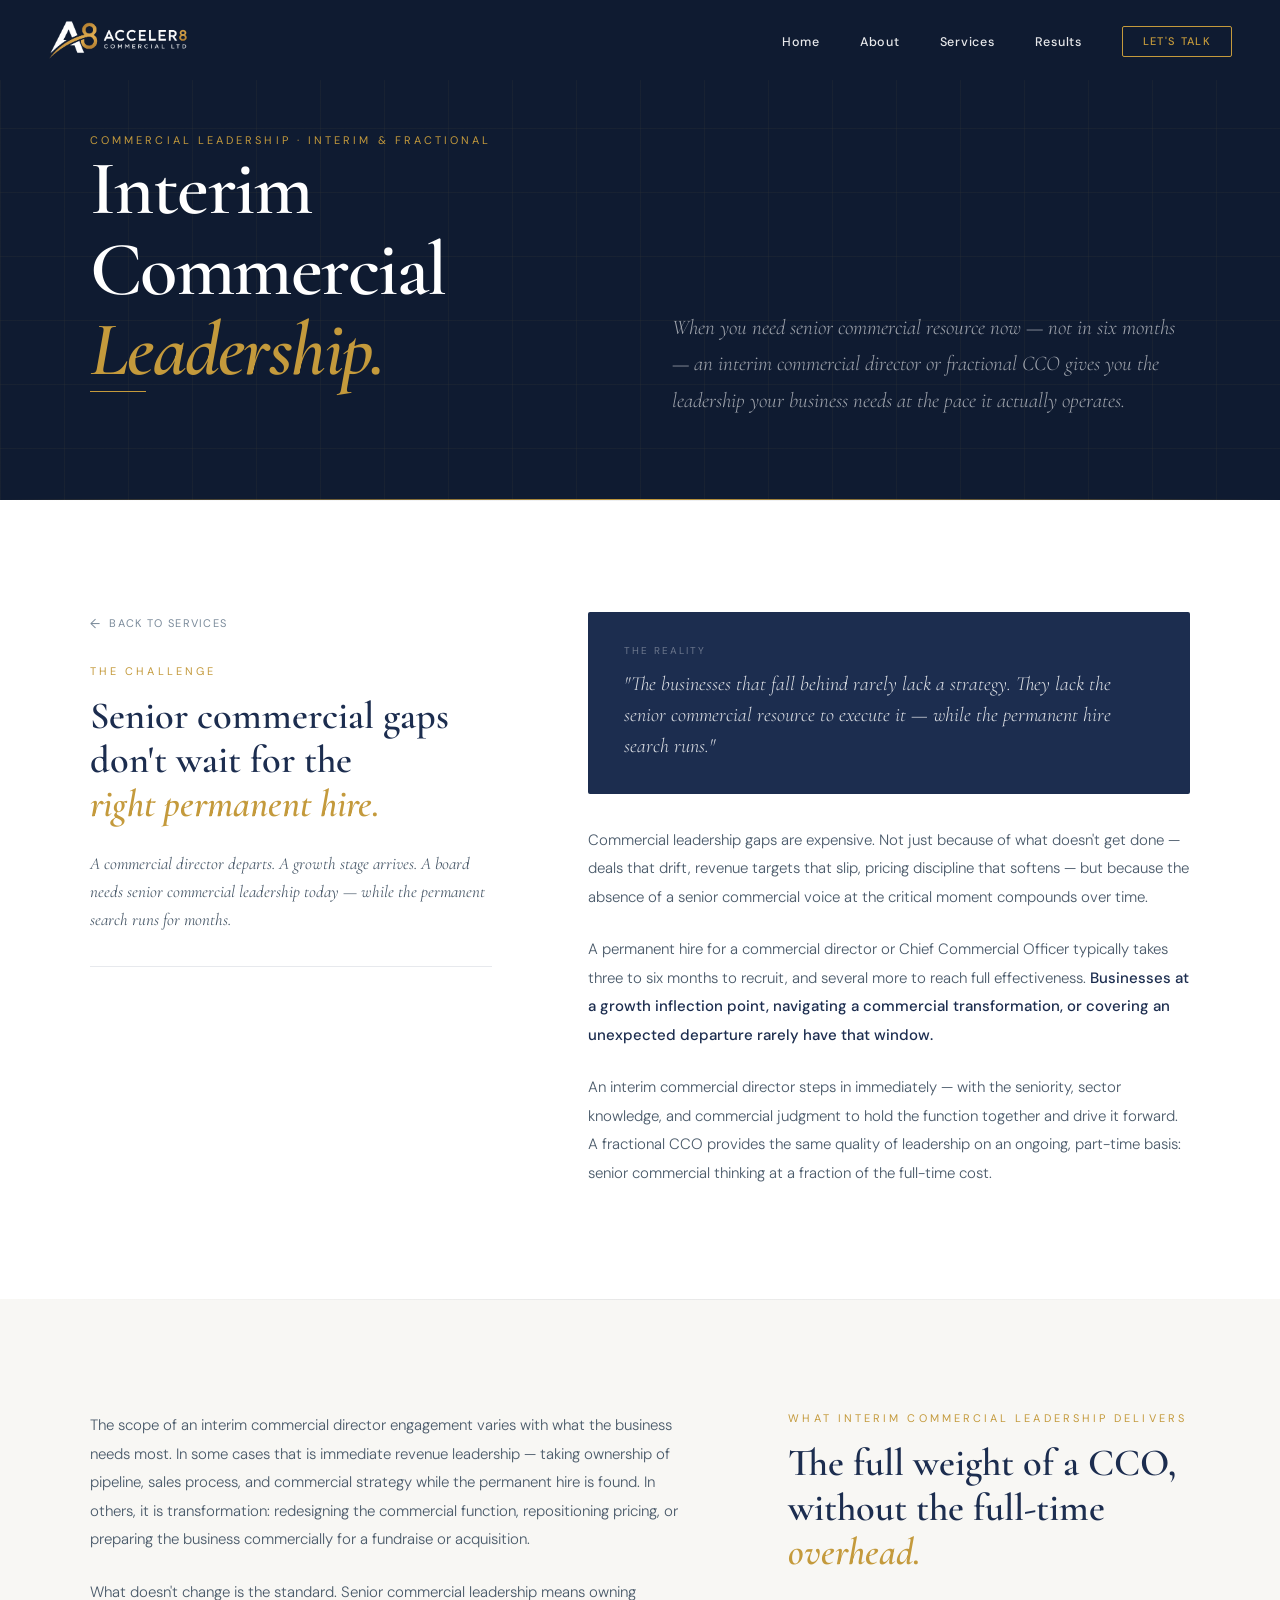
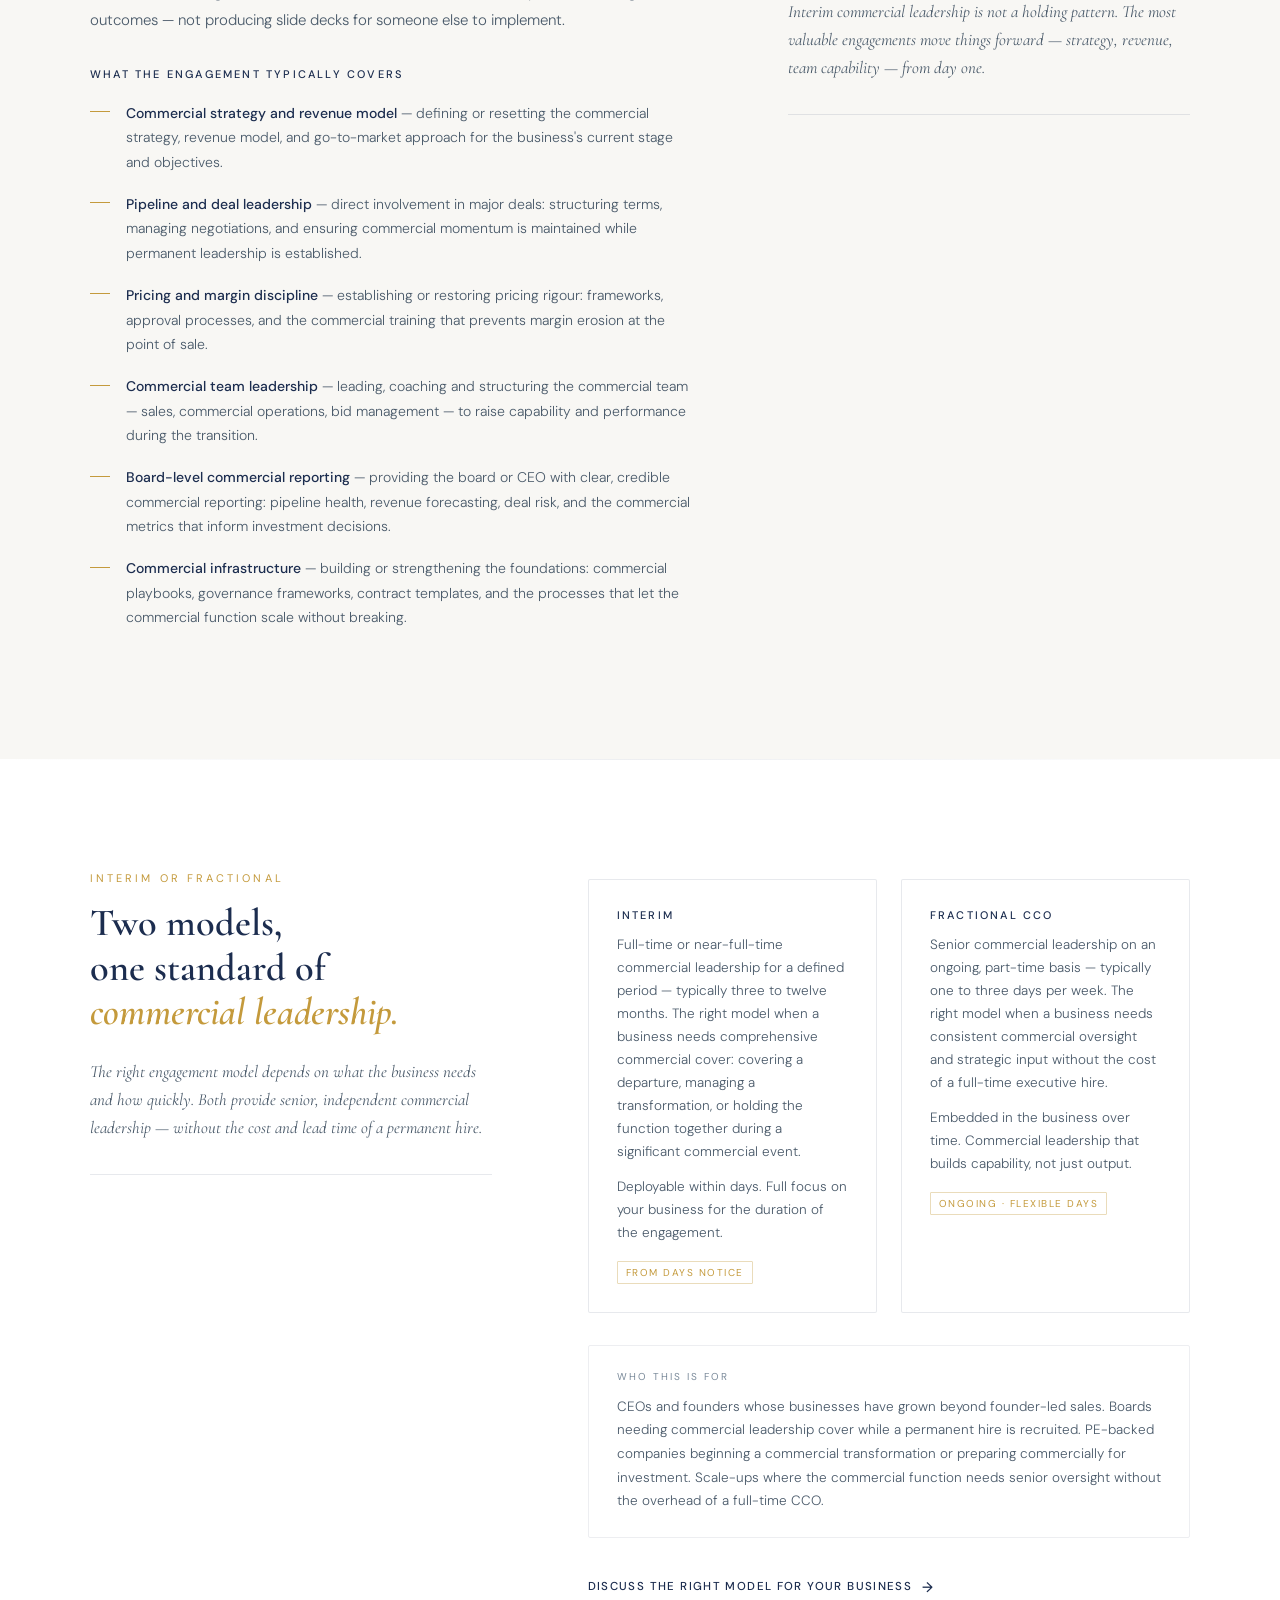
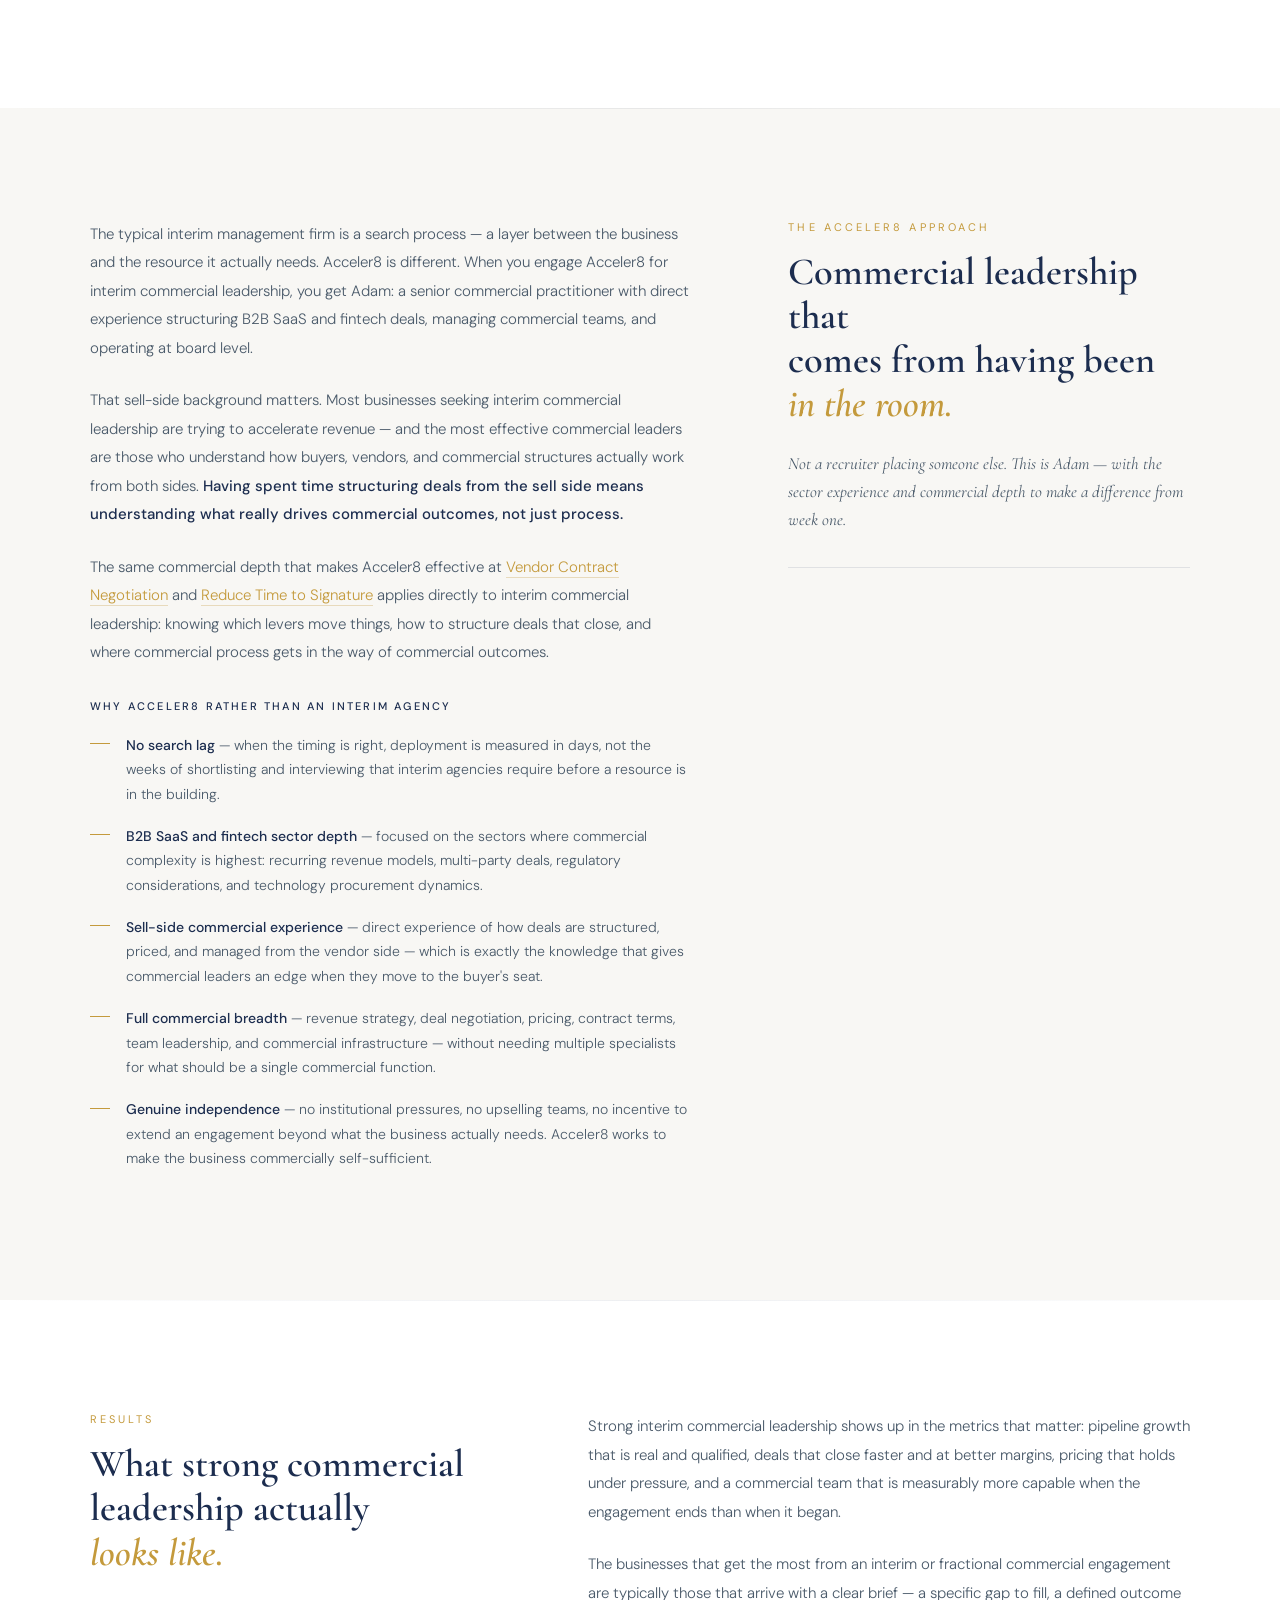
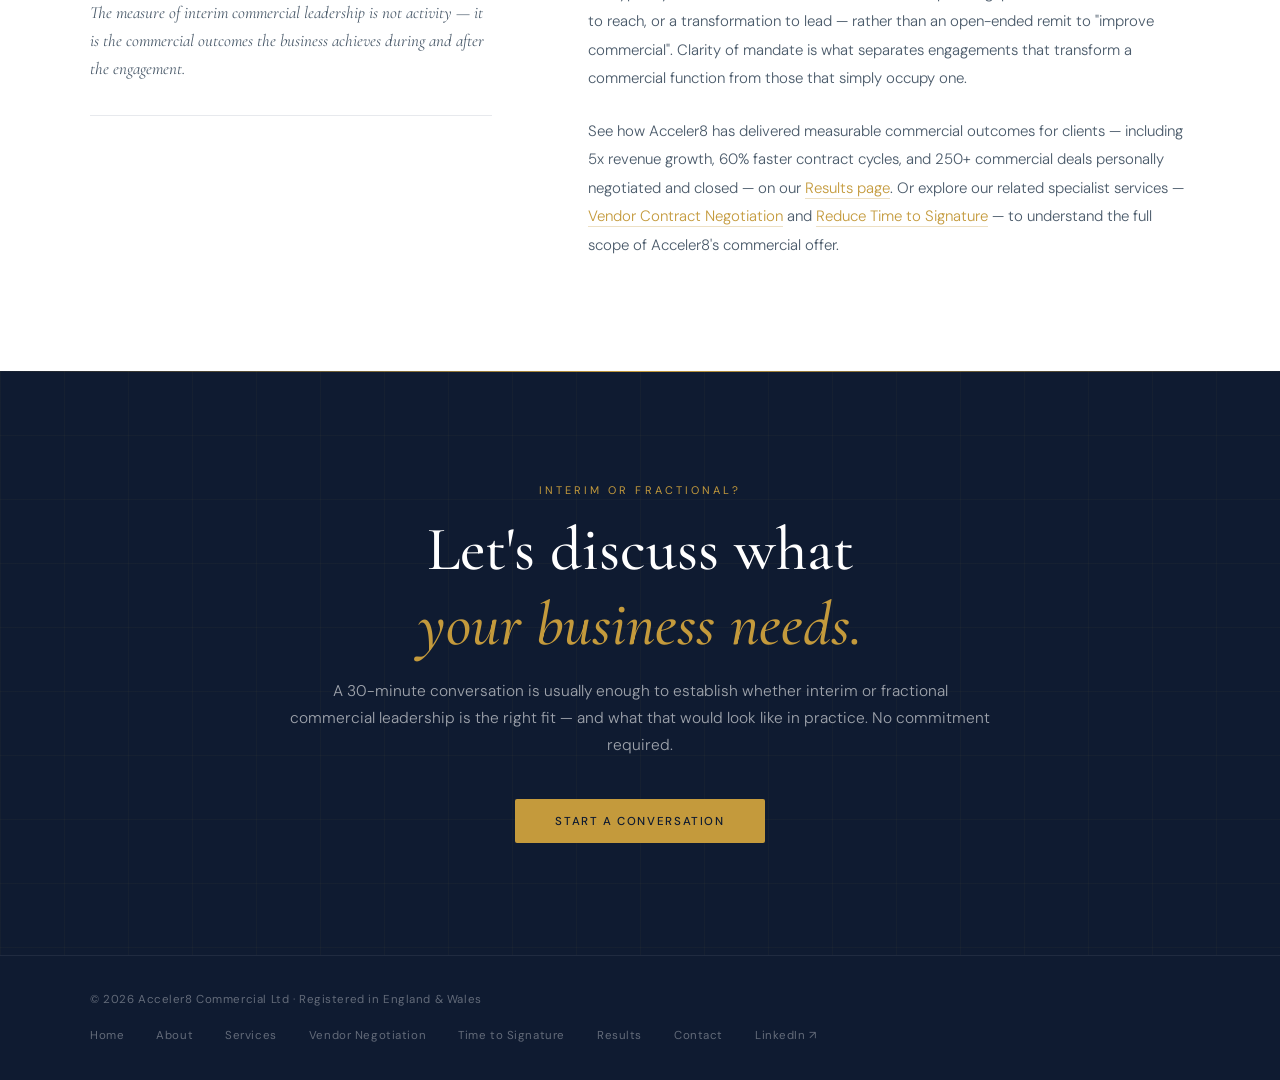
<file: interim-commercial-leadership.html>
<!DOCTYPE html>
<html lang="en">
<head>
  <meta charset="UTF-8">
  <meta name="viewport" content="width=device-width, initial-scale=1.0">
  <title>Interim Commercial Director & Fractional CCO — Acceler8 Commercial</title>
  <meta name="description" content="Interim commercial director and fractional CCO for B2B SaaS and fintech. Senior commercial leadership deployable within days — without a permanent hire. UK-based.">
  <link rel="canonical" href="https://acceler8commercial.co.uk/interim-commercial-leadership.html">

  <!-- Open Graph -->
  <meta property="og:title" content="Interim Commercial Director & Fractional CCO — Acceler8 Commercial">
  <meta property="og:description" content="Interim commercial director and fractional CCO for B2B SaaS and fintech. Senior commercial leadership deployable within days — without a permanent hire.">
  <meta property="og:url" content="https://acceler8commercial.co.uk/interim-commercial-leadership.html">
  <meta property="og:type" content="website">
  <meta property="og:site_name" content="Acceler8 Commercial Ltd">

  <!-- Schema: Service -->
  <script type="application/ld+json">
  {
    "@context": "https://schema.org",
    "@type": "Service",
    "name": "Interim Commercial Leadership",
    "description": "Interim commercial director and fractional CCO services for B2B SaaS and fintech companies. Senior commercial leadership available immediately, without the cost or delay of a permanent hire.",
    "provider": {
      "@type": "ProfessionalService",
      "name": "Acceler8 Commercial Ltd",
      "url": "https://acceler8commercial.co.uk",
      "areaServed": "GB"
    },
    "areaServed": "GB",
    "serviceType": "Interim Commercial Leadership"
  }
  </script>

  <!-- Google Fonts -->
  <link href="https://fonts.googleapis.com/css2?family=Cormorant+Garamond:ital,wght@0,300;0,400;0,500;0,600;0,700;1,300;1,400;1,600&family=DM+Sans:opsz,wght@9..40,300;9..40,400;9..40,500&display=swap" rel="stylesheet">
  <link rel="stylesheet" href="styles.css">

  <!-- Favicons -->
  <link rel="icon" type="image/x-icon" href="favicon.ico">
  <link rel="icon" type="image/png" sizes="32x32" href="favicon-32.png">
  <link rel="apple-touch-icon" sizes="180x180" href="favicon-180.png">
  <link rel="icon" type="image/png" sizes="192x192" href="favicon-192.png">
  <link rel="icon" type="image/png" sizes="512x512" href="favicon-512.png">

  <style>
    /* ── Page-specific styles ── */

    .icl-section {
      padding: 7rem 3rem;
      position: relative;
    }

    .icl-section.light { background: var(--white); }
    .icl-section.cream { background: var(--cream); }

    .icl-section::before {
      content: '';
      position: absolute;
      top: 0; left: 0; right: 0;
      height: 1px;
      background: linear-gradient(90deg, transparent, rgba(28,45,79,0.08), transparent);
    }

    .icl-inner {
      max-width: 1100px;
      margin: 0 auto;
      display: grid;
      grid-template-columns: 1fr 1.5fr;
      gap: 6rem;
      align-items: start;
    }

    .icl-inner.reverse { direction: rtl; }
    .icl-inner.reverse > * { direction: ltr; }

    .icl-left {
      position: sticky;
      top: 100px;
    }

    .icl-eyebrow {
      font-size: 11px;
      letter-spacing: 0.28em;
      text-transform: uppercase;
      color: var(--gold);
      margin-bottom: 1rem;
      display: block;
    }

    .icl-h2 {
      font-family: 'Cormorant Garamond', serif;
      font-size: clamp(26px, 3vw, 40px);
      font-weight: 600;
      color: var(--navy);
      line-height: 1.15;
      margin-bottom: 1.5rem;
    }

    .icl-h2 em {
      font-style: italic;
      color: var(--gold);
    }

    .icl-lede {
      font-family: 'Cormorant Garamond', serif;
      font-size: 17px;
      font-style: italic;
      color: var(--text-mid);
      line-height: 1.65;
      padding-bottom: 2rem;
      border-bottom: 1px solid rgba(28,45,79,0.1);
      margin-bottom: 0;
    }

    .icl-body p {
      font-size: 15px;
      line-height: 1.9;
      color: var(--text-mid);
      font-weight: 300;
      margin-bottom: 1.5rem;
    }

    .icl-body p:last-child { margin-bottom: 0; }

    .icl-body strong {
      color: var(--navy);
      font-weight: 500;
    }

    .icl-callout {
      background: var(--navy);
      padding: 2rem 2.25rem;
      border-radius: 2px;
      margin-bottom: 2rem;
    }

    .icl-callout-eye {
      font-size: 10px;
      letter-spacing: 0.2em;
      text-transform: uppercase;
      color: rgba(255,255,255,0.35);
      margin-bottom: 0.75rem;
      display: block;
    }

    .icl-callout p {
      font-family: 'Cormorant Garamond', serif;
      font-size: 20px;
      font-style: italic;
      color: rgba(255,255,255,0.85);
      line-height: 1.55;
      margin-bottom: 0;
    }

    .icl-delivers-title {
      font-size: 11px;
      letter-spacing: 0.2em;
      text-transform: uppercase;
      color: var(--navy);
      margin-bottom: 1.25rem;
      margin-top: 2rem;
      display: block;
      font-weight: 500;
    }

    .icl-deliver-item {
      display: flex;
      gap: 1rem;
      margin-bottom: 1.1rem;
      align-items: flex-start;
    }

    .icl-deliver-item::before {
      content: '';
      width: 20px;
      height: 1px;
      background: var(--gold);
      flex-shrink: 0;
      margin-top: 0.65rem;
    }

    .icl-deliver-item p {
      font-size: 14px;
      line-height: 1.75;
      color: var(--text-mid);
      font-weight: 300;
      margin-bottom: 0;
    }

    .icl-deliver-item p strong {
      color: var(--navy);
      font-weight: 500;
    }

    /* Engagement model cards */
    .icl-model-grid {
      display: grid;
      grid-template-columns: 1fr 1fr;
      gap: 1.5rem;
      margin-top: 0.5rem;
    }

    .icl-model-card {
      border: 1px solid rgba(28,45,79,0.1);
      border-radius: 2px;
      padding: 1.75rem 1.75rem;
      background: var(--white);
    }

    .icl-model-name {
      font-size: 11px;
      letter-spacing: 0.2em;
      text-transform: uppercase;
      color: var(--navy);
      font-weight: 500;
      margin-bottom: 0.75rem;
      display: block;
    }

    .icl-model-card p {
      font-size: 13.5px;
      line-height: 1.7;
      color: var(--text-mid);
      font-weight: 300;
      margin-bottom: 0;
    }

    .icl-model-card p + p {
      margin-top: 0.75rem;
    }

    .icl-model-tag {
      display: inline-block;
      font-size: 10px;
      letter-spacing: 0.15em;
      text-transform: uppercase;
      color: var(--gold);
      border: 1px solid rgba(196,154,60,0.35);
      border-radius: 1px;
      padding: 0.25rem 0.5rem;
      margin-top: 1rem;
    }

    /* Who box */
    .icl-who {
      margin-top: 2rem;
      padding: 1.5rem 1.75rem;
      border: 1px solid rgba(28,45,79,0.08);
      border-radius: 2px;
    }

    .icl-who-eye {
      font-size: 10px;
      letter-spacing: 0.2em;
      text-transform: uppercase;
      color: var(--text-light);
      margin-bottom: 0.75rem;
      display: block;
    }

    .icl-who p {
      font-size: 13.5px;
      line-height: 1.75;
      color: var(--text-mid);
      font-weight: 300;
      margin-bottom: 0;
    }

    /* Back link */
    .icl-back {
      display: inline-flex;
      align-items: center;
      gap: 0.5rem;
      font-size: 11px;
      letter-spacing: 0.12em;
      text-transform: uppercase;
      color: var(--text-light);
      text-decoration: none;
      margin-bottom: 2rem;
      transition: color 0.2s;
    }

    .icl-back:hover { color: var(--gold); }
    .icl-back::before { content: '←'; font-size: 13px; }

    /* Inline link */
    .icl-link {
      color: var(--gold);
      text-decoration: none;
      border-bottom: 1px solid rgba(196,154,60,0.3);
      transition: border-color 0.2s;
    }

    .icl-link:hover { border-color: var(--gold); }

    /* CTA link */
    .icl-cta {
      display: inline-flex;
      align-items: center;
      gap: 0.6rem;
      margin-top: 2.5rem;
      font-size: 11.5px;
      letter-spacing: 0.12em;
      text-transform: uppercase;
      color: var(--navy);
      text-decoration: none;
      font-weight: 500;
      transition: color 0.2s;
    }

    .icl-cta:hover { color: var(--gold); }

    .icl-cta::after {
      content: '→';
      font-size: 14px;
      transition: transform 0.2s;
    }

    .icl-cta:hover::after { transform: translateX(4px); }

    /* ── Mobile ── */
    @media (max-width: 1024px) {
      .icl-inner { grid-template-columns: 1fr; gap: 2.5rem; }
      .icl-left { position: static; }
      .icl-section { padding: 5rem 2rem; }
    }

    @media (max-width: 768px) {
      .icl-section { padding: 3rem 1.5rem; }
      .icl-inner { gap: 2rem; }
      .icl-inner.reverse { direction: ltr; }
      .icl-h2 { font-size: clamp(22px, 5vw, 32px); }
      .icl-body p { font-size: 14px; line-height: 1.75; margin-bottom: 1.25rem; }
      .icl-callout { padding: 1.5rem 1.75rem; }
      .icl-callout p { font-size: 17px; }
      .icl-model-grid { grid-template-columns: 1fr; gap: 1rem; }
      .icl-deliver-item p { font-size: 13px; }
      .icl-who p { font-size: 13px; }
      .icl-cta { margin-top: 2rem; min-height: 44px; }
    }

    @media (max-width: 480px) {
      .icl-section { padding: 2.5rem 1rem; }
      .icl-inner { gap: 1.5rem; }
      .icl-h2 { font-size: clamp(20px, 5vw, 28px); margin-bottom: 1rem; }
      .icl-lede { font-size: 15px; padding-bottom: 1.5rem; }
      .icl-body p { font-size: 13px; line-height: 1.65; margin-bottom: 1rem; }
      .icl-callout p { font-size: 15px; }
      .icl-deliver-item p { font-size: 12px; }
      .icl-who p { font-size: 12px; }
      .icl-model-card p { font-size: 12.5px; }
    }
  </style>
</head>
<body>

  <a href="#main-content" class="skip-link">Skip to main content</a>

  <!-- ══ NAVIGATION ══ -->
  <nav id="nav" class="closed">
    <a href="index.html" class="nav-logo" aria-label="Acceler8 Commercial Ltd">
      <img src="logo-on-dark-bg.webp" alt="Acceler8 Commercial Ltd" class="nav-logo-img">
    </a>
    <button class="mobile-menu-toggle" id="mobile-menu-toggle" aria-label="Toggle navigation menu" aria-expanded="false">☰</button>
    <ul class="nav-links">
      <li><a href="index.html">Home</a></li>
      <li><a href="about.html">About</a></li>
      <li><a href="services.html" class="active">Services</a></li>
      <li><a href="results.html">Results</a></li>
      <li><a href="contact.html" class="nav-cta">Let's Talk</a></li>
    </ul>
  </nav>

  <!-- ══ HERO ══ -->
  <section id="hero">
    <div class="hero-inner">
      <div>
        <span class="hero-eyebrow">Commercial Leadership · Interim &amp; Fractional</span>
        <h1 class="hero-h">Interim Commercial<br><em>Leadership.</em></h1>
        <div class="hero-rule"></div>
      </div>
      <div class="hero-right">
        <p class="hero-intro">When you need senior commercial resource now — not in six months — an interim commercial director or fractional CCO gives you the leadership your business needs at the pace it actually operates.</p>
      </div>
    </div>
  </section>

  <!-- ══ MAIN CONTENT ══ -->
  <main id="main-content">

    <!-- ── SECTION 1: The situation ── -->
    <section class="icl-section light">
      <div class="icl-inner">
        <div class="icl-left reveal">
          <a href="services.html#s04" class="icl-back">Back to services</a>
          <span class="icl-eyebrow">The challenge</span>
          <h2 class="icl-h2">Senior commercial gaps<br>don't wait for the<br><em>right permanent hire.</em></h2>
          <p class="icl-lede">A commercial director departs. A growth stage arrives. A board needs senior commercial leadership today — while the permanent search runs for months.</p>
        </div>
        <div class="icl-body">
          <div class="icl-callout reveal d1">
            <span class="icl-callout-eye">The reality</span>
            <p>"The businesses that fall behind rarely lack a strategy. They lack the senior commercial resource to execute it — while the permanent hire search runs."</p>
          </div>
          <div class="reveal d2">
            <p>Commercial leadership gaps are expensive. Not just because of what doesn't get done — deals that drift, revenue targets that slip, pricing discipline that softens — but because the absence of a senior commercial voice at the critical moment compounds over time.</p>
            <p>A permanent hire for a commercial director or Chief Commercial Officer typically takes three to six months to recruit, and several more to reach full effectiveness. <strong>Businesses at a growth inflection point, navigating a commercial transformation, or covering an unexpected departure rarely have that window.</strong></p>
            <p>An interim commercial director steps in immediately — with the seniority, sector knowledge, and commercial judgment to hold the function together and drive it forward. A fractional CCO provides the same quality of leadership on an ongoing, part-time basis: senior commercial thinking at a fraction of the full-time cost.</p>
          </div>
        </div>
      </div>
    </section>

    <!-- ── SECTION 2: What it delivers ── -->
    <section class="icl-section cream">
      <div class="icl-inner reverse">
        <div class="icl-left reveal">
          <span class="icl-eyebrow">What interim commercial leadership delivers</span>
          <h2 class="icl-h2">The full weight of a CCO,<br>without the full-time<br><em>overhead.</em></h2>
          <p class="icl-lede">Interim commercial leadership is not a holding pattern. The most valuable engagements move things forward — strategy, revenue, team capability — from day one.</p>
        </div>
        <div class="icl-body reveal d1">
          <p>The scope of an interim commercial director engagement varies with what the business needs most. In some cases that is immediate revenue leadership — taking ownership of pipeline, sales process, and commercial strategy while the permanent hire is found. In others, it is transformation: redesigning the commercial function, repositioning pricing, or preparing the business commercially for a fundraise or acquisition.</p>
          <p>What doesn't change is the standard. Senior commercial leadership means owning outcomes — not producing slide decks for someone else to implement.</p>
          <span class="icl-delivers-title">What the engagement typically covers</span>
          <div class="icl-deliver-item">
            <p><strong>Commercial strategy and revenue model</strong> — defining or resetting the commercial strategy, revenue model, and go-to-market approach for the business's current stage and objectives.</p>
          </div>
          <div class="icl-deliver-item">
            <p><strong>Pipeline and deal leadership</strong> — direct involvement in major deals: structuring terms, managing negotiations, and ensuring commercial momentum is maintained while permanent leadership is established.</p>
          </div>
          <div class="icl-deliver-item">
            <p><strong>Pricing and margin discipline</strong> — establishing or restoring pricing rigour: frameworks, approval processes, and the commercial training that prevents margin erosion at the point of sale.</p>
          </div>
          <div class="icl-deliver-item">
            <p><strong>Commercial team leadership</strong> — leading, coaching and structuring the commercial team — sales, commercial operations, bid management — to raise capability and performance during the transition.</p>
          </div>
          <div class="icl-deliver-item">
            <p><strong>Board-level commercial reporting</strong> — providing the board or CEO with clear, credible commercial reporting: pipeline health, revenue forecasting, deal risk, and the commercial metrics that inform investment decisions.</p>
          </div>
          <div class="icl-deliver-item">
            <p><strong>Commercial infrastructure</strong> — building or strengthening the foundations: commercial playbooks, governance frameworks, contract templates, and the processes that let the commercial function scale without breaking.</p>
          </div>
        </div>
      </div>
    </section>

    <!-- ── SECTION 3: Engagement models ── -->
    <section class="icl-section light">
      <div class="icl-inner">
        <div class="icl-left reveal">
          <span class="icl-eyebrow">Interim or fractional</span>
          <h2 class="icl-h2">Two models,<br>one standard of<br><em>commercial leadership.</em></h2>
          <p class="icl-lede">The right engagement model depends on what the business needs and how quickly. Both provide senior, independent commercial leadership — without the cost and lead time of a permanent hire.</p>
        </div>
        <div class="icl-body">
          <div class="icl-model-grid reveal d1">
            <div class="icl-model-card">
              <span class="icl-model-name">Interim</span>
              <p>Full-time or near-full-time commercial leadership for a defined period — typically three to twelve months. The right model when a business needs comprehensive commercial cover: covering a departure, managing a transformation, or holding the function together during a significant commercial event.</p>
              <p>Deployable within days. Full focus on your business for the duration of the engagement.</p>
              <span class="icl-model-tag">From days notice</span>
            </div>
            <div class="icl-model-card">
              <span class="icl-model-name">Fractional CCO</span>
              <p>Senior commercial leadership on an ongoing, part-time basis — typically one to three days per week. The right model when a business needs consistent commercial oversight and strategic input without the cost of a full-time executive hire.</p>
              <p>Embedded in the business over time. Commercial leadership that builds capability, not just output.</p>
              <span class="icl-model-tag">Ongoing · flexible days</span>
            </div>
          </div>
          <div class="icl-who reveal d2">
            <span class="icl-who-eye">Who this is for</span>
            <p>CEOs and founders whose businesses have grown beyond founder-led sales. Boards needing commercial leadership cover while a permanent hire is recruited. PE-backed companies beginning a commercial transformation or preparing commercially for investment. Scale-ups where the commercial function needs senior oversight without the overhead of a full-time CCO.</p>
          </div>
          <a href="contact.html" class="icl-cta">Discuss the right model for your business</a>
        </div>
      </div>
    </section>

    <!-- ── SECTION 4: The Acceler8 approach ── -->
    <section class="icl-section cream">
      <div class="icl-inner reverse">
        <div class="icl-left reveal">
          <span class="icl-eyebrow">The Acceler8 approach</span>
          <h2 class="icl-h2">Commercial leadership that<br>comes from having been<br><em>in the room.</em></h2>
          <p class="icl-lede">Not a recruiter placing someone else. This is Adam — with the sector experience and commercial depth to make a difference from week one.</p>
        </div>
        <div class="icl-body">
          <div class="reveal d1">
            <p>The typical interim management firm is a search process — a layer between the business and the resource it actually needs. Acceler8 is different. When you engage Acceler8 for interim commercial leadership, you get Adam: a senior commercial practitioner with direct experience structuring B2B SaaS and fintech deals, managing commercial teams, and operating at board level.</p>
            <p>That sell-side background matters. Most businesses seeking interim commercial leadership are trying to accelerate revenue — and the most effective commercial leaders are those who understand how buyers, vendors, and commercial structures actually work from both sides. <strong>Having spent time structuring deals from the sell side means understanding what really drives commercial outcomes, not just process.</strong></p>
            <p>The same commercial depth that makes Acceler8 effective at <a href="vendor-contract-negotiation.html" class="icl-link">Vendor Contract Negotiation</a> and <a href="reduce-time-to-signature.html" class="icl-link">Reduce Time to Signature</a> applies directly to interim commercial leadership: knowing which levers move things, how to structure deals that close, and where commercial process gets in the way of commercial outcomes.</p>
          </div>
          <span class="icl-delivers-title reveal d2">Why Acceler8 rather than an interim agency</span>
          <div class="icl-deliver-item reveal d2">
            <p><strong>No search lag</strong> — when the timing is right, deployment is measured in days, not the weeks of shortlisting and interviewing that interim agencies require before a resource is in the building.</p>
          </div>
          <div class="icl-deliver-item reveal d2">
            <p><strong>B2B SaaS and fintech sector depth</strong> — focused on the sectors where commercial complexity is highest: recurring revenue models, multi-party deals, regulatory considerations, and technology procurement dynamics.</p>
          </div>
          <div class="icl-deliver-item reveal d2">
            <p><strong>Sell-side commercial experience</strong> — direct experience of how deals are structured, priced, and managed from the vendor side — which is exactly the knowledge that gives commercial leaders an edge when they move to the buyer's seat.</p>
          </div>
          <div class="icl-deliver-item reveal d2">
            <p><strong>Full commercial breadth</strong> — revenue strategy, deal negotiation, pricing, contract terms, team leadership, and commercial infrastructure — without needing multiple specialists for what should be a single commercial function.</p>
          </div>
          <div class="icl-deliver-item reveal d2">
            <p><strong>Genuine independence</strong> — no institutional pressures, no upselling teams, no incentive to extend an engagement beyond what the business actually needs. Acceler8 works to make the business commercially self-sufficient.</p>
          </div>
        </div>
      </div>
    </section>

    <!-- ── SECTION 5: Results / proof ── -->
    <section class="icl-section light">
      <div class="icl-inner">
        <div class="icl-left reveal">
          <span class="icl-eyebrow">Results</span>
          <h2 class="icl-h2">What strong commercial<br>leadership actually<br><em>looks like.</em></h2>
          <p class="icl-lede">The measure of interim commercial leadership is not activity — it is the commercial outcomes the business achieves during and after the engagement.</p>
        </div>
        <div class="icl-body reveal d1">
          <p>Strong interim commercial leadership shows up in the metrics that matter: pipeline growth that is real and qualified, deals that close faster and at better margins, pricing that holds under pressure, and a commercial team that is measurably more capable when the engagement ends than when it began.</p>
          <p>The businesses that get the most from an interim or fractional commercial engagement are typically those that arrive with a clear brief — a specific gap to fill, a defined outcome to reach, or a transformation to lead — rather than an open-ended remit to "improve commercial". Clarity of mandate is what separates engagements that transform a commercial function from those that simply occupy one.</p>
          <p>See how Acceler8 has delivered measurable commercial outcomes for clients — including 5x revenue growth, 60% faster contract cycles, and 250+ commercial deals personally negotiated and closed — on our <a href="results.html" class="icl-link">Results page</a>. Or explore our related specialist services — <a href="vendor-contract-negotiation.html" class="icl-link">Vendor Contract Negotiation</a> and <a href="reduce-time-to-signature.html" class="icl-link">Reduce Time to Signature</a> — to understand the full scope of Acceler8's commercial offer.</p>
        </div>
      </div>
    </section>

  </main>

  <!-- ══ CTA ══ -->
  <section id="cta">
    <div class="cta-inner">
      <span class="cta-eye">Interim or fractional?</span>
      <h2 class="cta-h">Let's discuss what<br><em>your business needs.</em></h2>
      <p class="cta-p">A 30-minute conversation is usually enough to establish whether interim or fractional commercial leadership is the right fit — and what that would look like in practice. No commitment required.</p>
      <a href="contact.html" class="btn-gold">Start a conversation</a>
    </div>
  </section>

  <!-- ══ FOOTER ══ -->
  <footer>
    <div class="footer-in">
      <span class="footer-copy">© 2026 Acceler8 Commercial Ltd · Registered in England &amp; Wales</span>
      <ul class="footer-links">
        <li><a href="index.html">Home</a></li>
        <li><a href="about.html">About</a></li>
        <li><a href="services.html">Services</a></li>
        <li><a href="vendor-contract-negotiation.html">Vendor Negotiation</a></li>
        <li><a href="reduce-time-to-signature.html">Time to Signature</a></li>
        <li><a href="results.html">Results</a></li>
        <li><a href="contact.html">Contact</a></li>
        <li><a href="https://www.linkedin.com/in/adamfsolley" target="_blank" rel="noopener noreferrer">LinkedIn ↗</a></li>
      </ul>
    </div>
  </footer>

  <!-- ══ JAVASCRIPT ══ -->
  <script>
    // Mobile menu toggle
    const nav = document.getElementById('nav');
    const toggle = document.getElementById('mobile-menu-toggle');
    const navLinks = document.querySelectorAll('.nav-links a');

    toggle.addEventListener('click', function() {
      nav.classList.toggle('open');
      nav.classList.toggle('closed');
      toggle.setAttribute('aria-expanded', nav.classList.contains('open'));
    });

    navLinks.forEach(link => {
      link.addEventListener('click', function() {
        nav.classList.remove('open');
        nav.classList.add('closed');
        toggle.setAttribute('aria-expanded', false);
      });
    });

    window.addEventListener('resize', function() {
      if (window.innerWidth > 768) {
        nav.classList.remove('open');
        nav.classList.add('closed');
        toggle.setAttribute('aria-expanded', false);
      }
    });

    window.addEventListener('scroll', () => {
      nav.classList.toggle('scrolled', window.scrollY > 40);
    });

    // Reveal animations
    const reveals = document.querySelectorAll('.reveal');
    const observer = new IntersectionObserver((entries) => {
      entries.forEach((entry) => {
        if (entry.isIntersecting) {
          entry.target.classList.add('in');
          observer.unobserve(entry.target);
        }
      });
    }, { threshold: 0.08, rootMargin: '0px 0px -40px 0px' });
    reveals.forEach(el => observer.observe(el));
  </script>

</body>
</html>
</file>
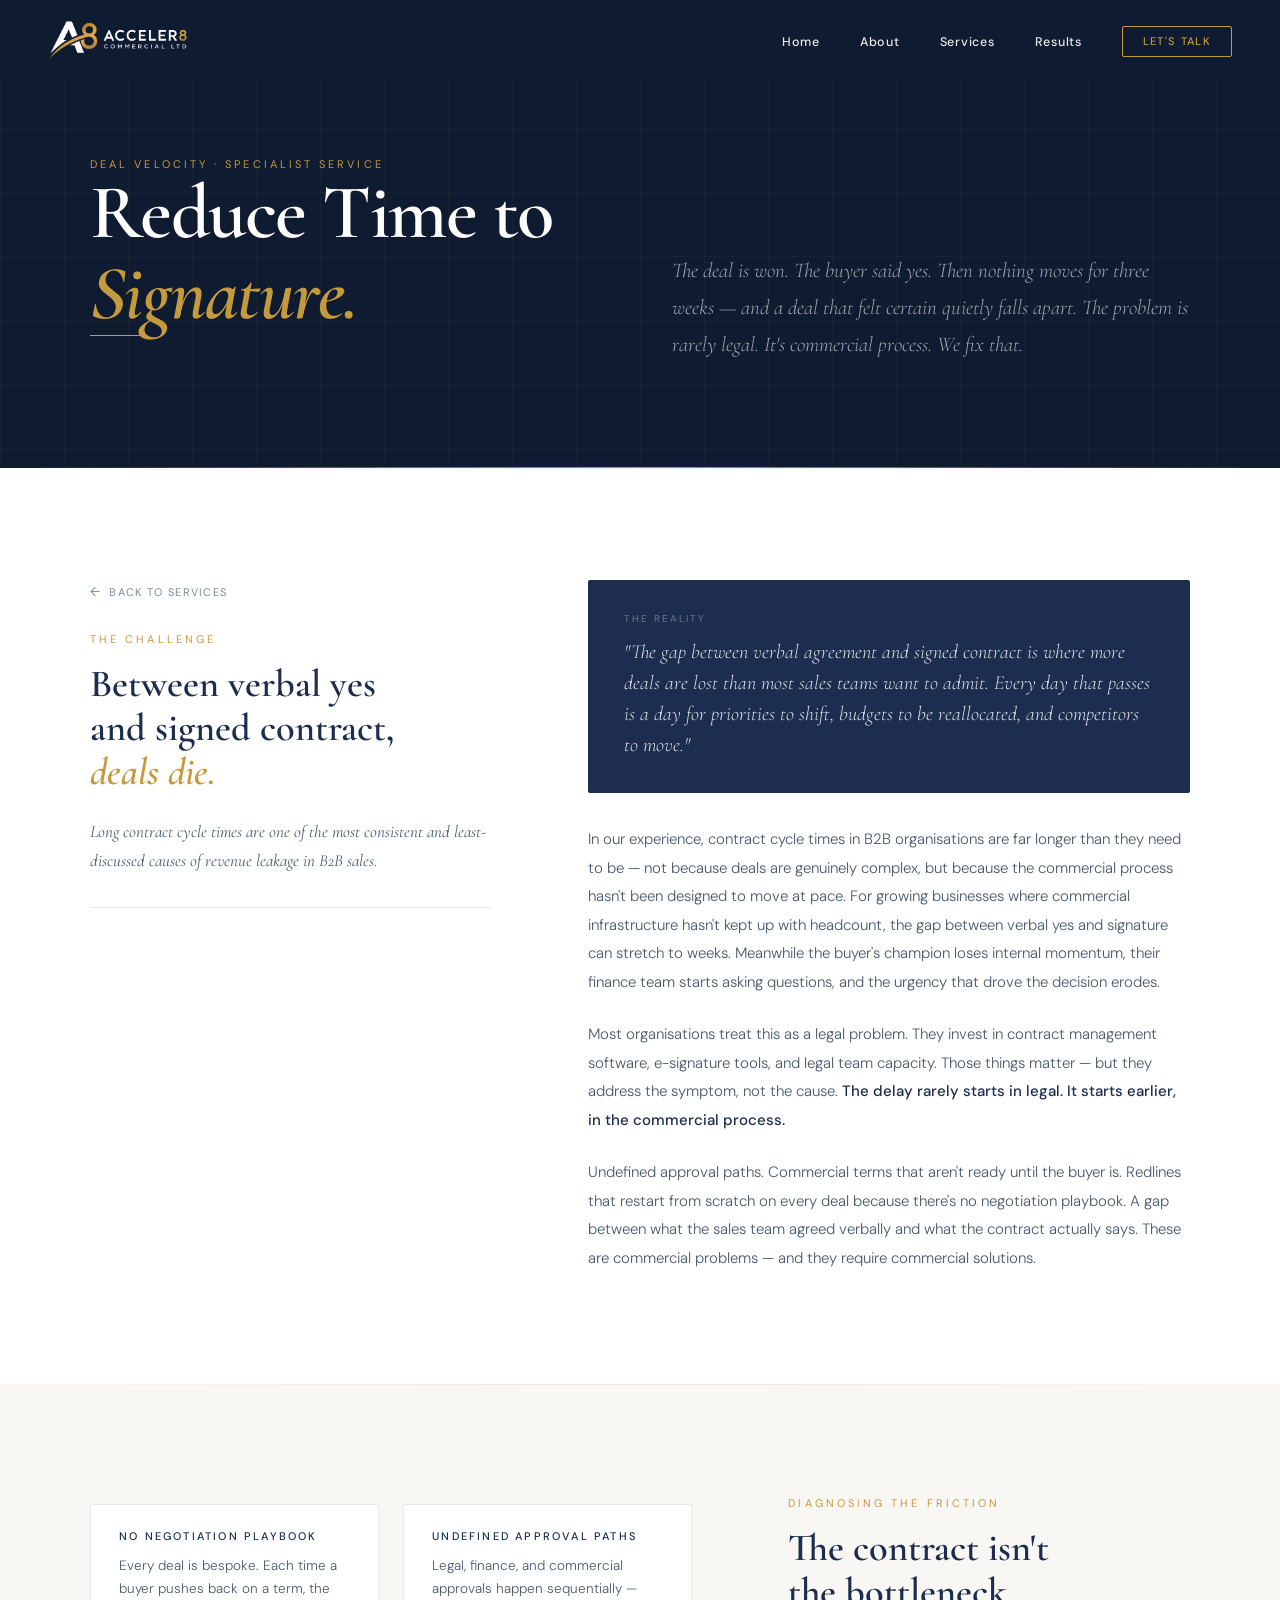
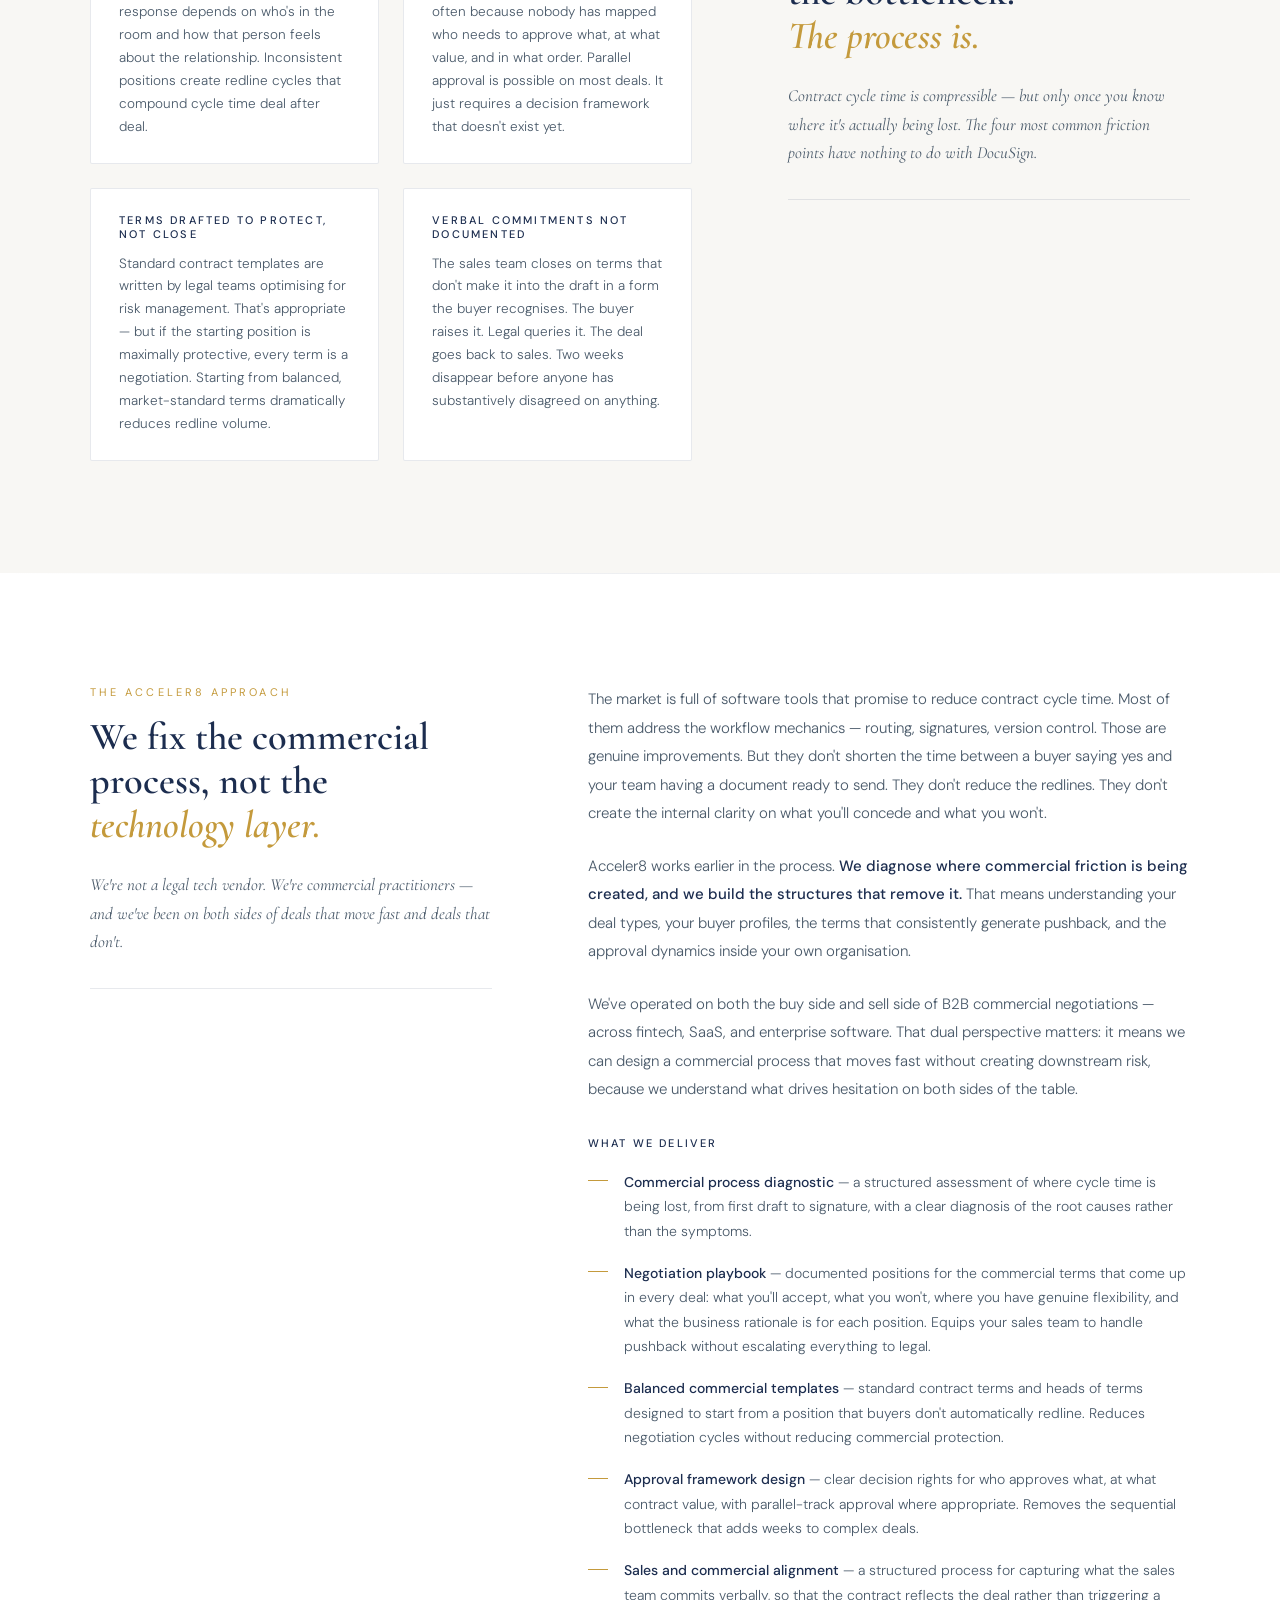
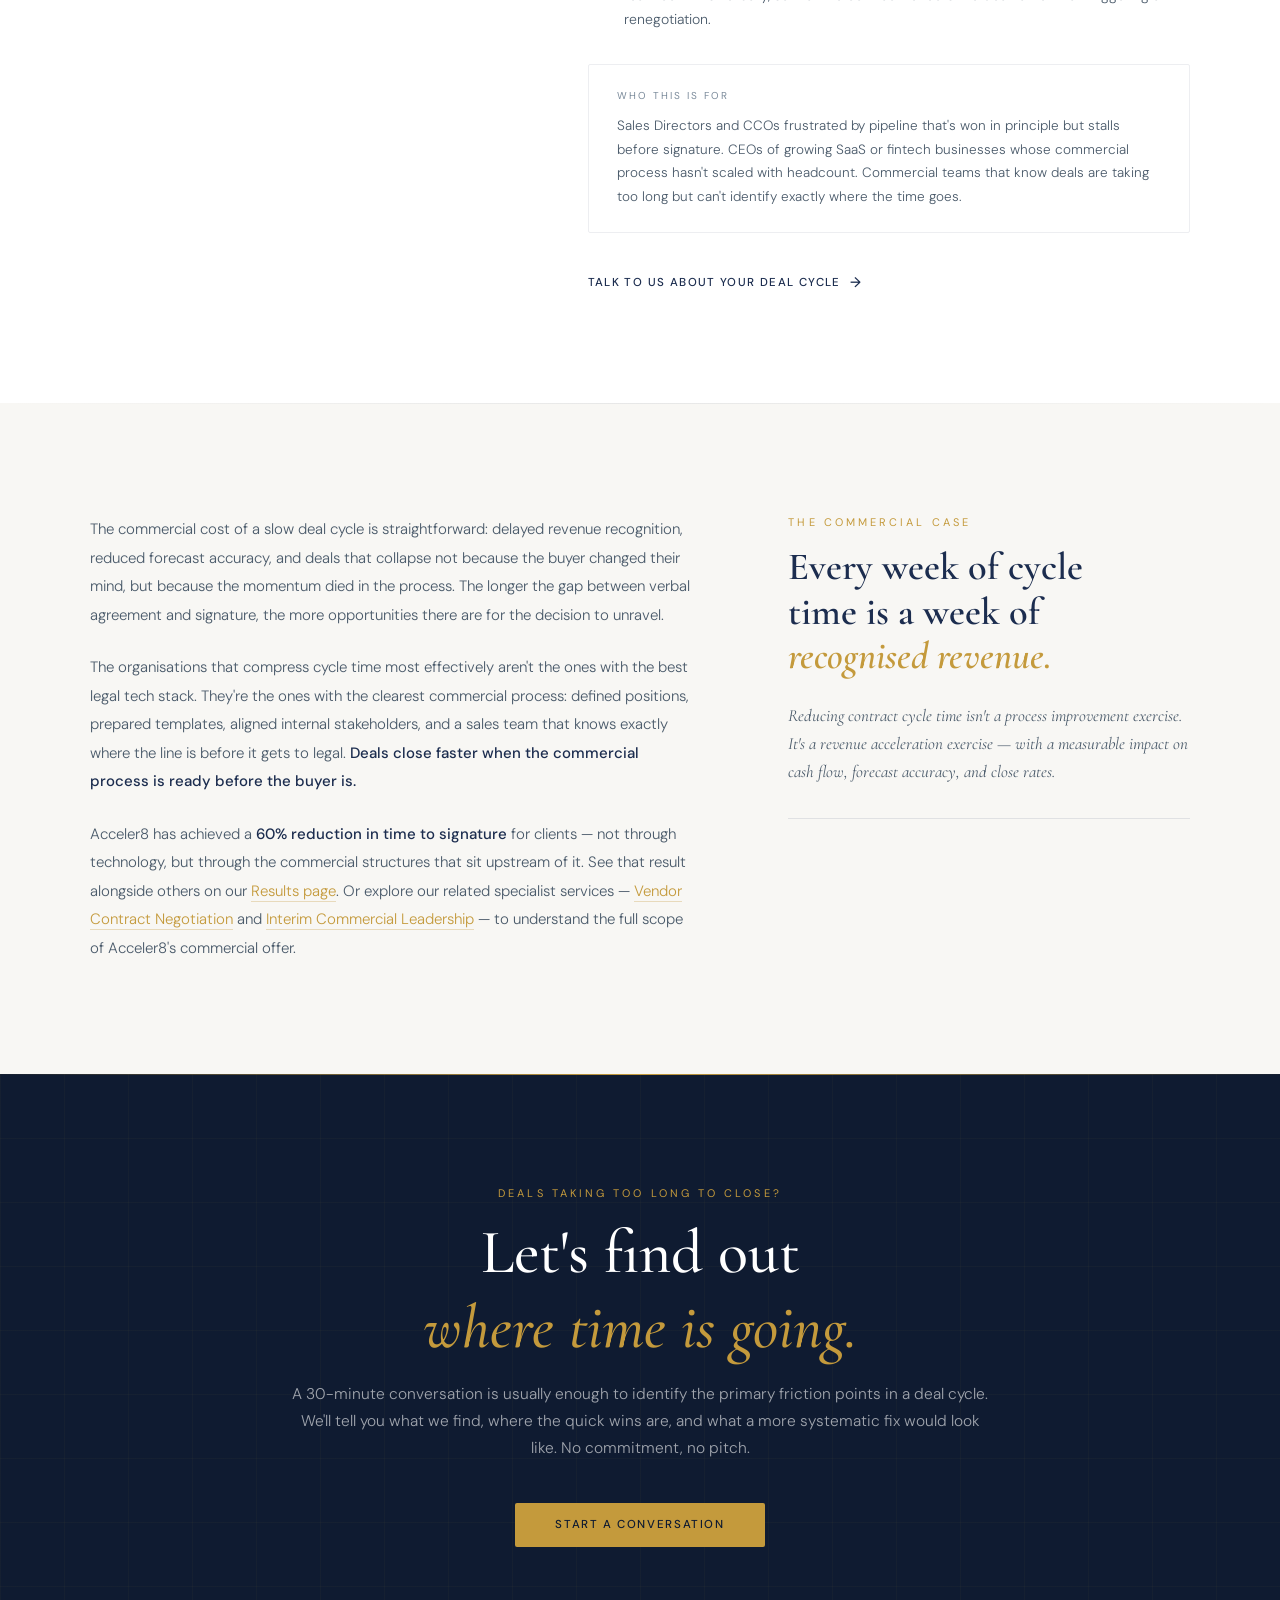
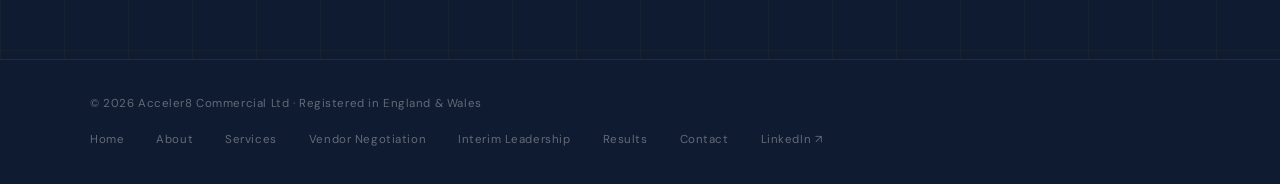
<file: reduce-time-to-signature.html>
<!DOCTYPE html>
<html lang="en">
<head>
  <meta charset="UTF-8">
  <meta name="viewport" content="width=device-width, initial-scale=1.0">
  <title>Reduce Time to Signature — Acceler8 Commercial</title>
  <meta name="description" content="Commercial deals that stall between verbal agreement and signature cost revenue. Acceler8 diagnoses and fixes the commercial process friction slowing your deals down.">
  <link rel="canonical" href="https://acceler8commercial.co.uk/reduce-time-to-signature.html">

  <!-- Open Graph -->
  <meta property="og:title" content="Reduce Time to Signature — Acceler8 Commercial">
  <meta property="og:description" content="Commercial deals that stall between verbal agreement and signature cost revenue. Acceler8 diagnoses and fixes the commercial process friction slowing your deals down.">
  <meta property="og:url" content="https://acceler8commercial.co.uk/reduce-time-to-signature.html">
  <meta property="og:type" content="website">
  <meta property="og:site_name" content="Acceler8 Commercial Ltd">

  <!-- Schema: Service -->
  <script type="application/ld+json">
  {
    "@context": "https://schema.org",
    "@type": "Service",
    "name": "Reduce Time to Signature",
    "description": "Commercial process consulting to reduce contract cycle time and accelerate deal velocity for B2B and SaaS companies.",
    "provider": {
      "@type": "ProfessionalService",
      "name": "Acceler8 Commercial Ltd",
      "url": "https://acceler8commercial.co.uk",
      "areaServed": "GB"
    },
    "areaServed": "GB",
    "serviceType": "Deal Velocity Consulting"
  }
  </script>

  <!-- Google Fonts -->
  <link href="https://fonts.googleapis.com/css2?family=Cormorant+Garamond:ital,wght@0,300;0,400;0,500;0,600;0,700;1,300;1,400;1,600&family=DM+Sans:opsz,wght@9..40,300;9..40,400;9..40,500&display=swap" rel="stylesheet">
  <link rel="stylesheet" href="styles.css">

  <!-- Favicons -->
  <link rel="icon" type="image/x-icon" href="favicon.ico">
  <link rel="icon" type="image/png" sizes="32x32" href="favicon-32.png">
  <link rel="apple-touch-icon" sizes="180x180" href="favicon-180.png">
  <link rel="icon" type="image/png" sizes="192x192" href="favicon-192.png">
  <link rel="icon" type="image/png" sizes="512x512" href="favicon-512.png">

  <style>
    /* ── Page-specific styles ── */

    .rts-section {
      padding: 7rem 3rem;
      position: relative;
    }

    .rts-section.light { background: var(--white); }
    .rts-section.cream { background: var(--cream); }

    .rts-section::before {
      content: '';
      position: absolute;
      top: 0; left: 0; right: 0;
      height: 1px;
      background: linear-gradient(90deg, transparent, rgba(28,45,79,0.08), transparent);
    }

    .rts-inner {
      max-width: 1100px;
      margin: 0 auto;
      display: grid;
      grid-template-columns: 1fr 1.5fr;
      gap: 6rem;
      align-items: start;
    }

    .rts-inner.reverse { direction: rtl; }
    .rts-inner.reverse > * { direction: ltr; }

    .rts-left {
      position: sticky;
      top: 100px;
    }

    .rts-eyebrow {
      font-size: 11px;
      letter-spacing: 0.28em;
      text-transform: uppercase;
      color: var(--gold);
      margin-bottom: 1rem;
      display: block;
    }

    .rts-h2 {
      font-family: 'Cormorant Garamond', serif;
      font-size: clamp(26px, 3vw, 40px);
      font-weight: 600;
      color: var(--navy);
      line-height: 1.15;
      margin-bottom: 1.5rem;
    }

    .rts-h2 em {
      font-style: italic;
      color: var(--gold);
    }

    .rts-lede {
      font-family: 'Cormorant Garamond', serif;
      font-size: 17px;
      font-style: italic;
      color: var(--text-mid);
      line-height: 1.65;
      padding-bottom: 2rem;
      border-bottom: 1px solid rgba(28,45,79,0.1);
      margin-bottom: 0;
    }

    .rts-body p {
      font-size: 15px;
      line-height: 1.9;
      color: var(--text-mid);
      font-weight: 300;
      margin-bottom: 1.5rem;
    }

    .rts-body p:last-child { margin-bottom: 0; }

    .rts-body strong {
      color: var(--navy);
      font-weight: 500;
    }

    .rts-callout {
      background: var(--navy);
      padding: 2rem 2.25rem;
      border-radius: 2px;
      margin-bottom: 2rem;
    }

    .rts-callout-eye {
      font-size: 10px;
      letter-spacing: 0.2em;
      text-transform: uppercase;
      color: rgba(255,255,255,0.35);
      margin-bottom: 0.75rem;
      display: block;
    }

    .rts-callout p {
      font-family: 'Cormorant Garamond', serif;
      font-size: 20px;
      font-style: italic;
      color: rgba(255,255,255,0.85);
      line-height: 1.55;
      margin-bottom: 0;
    }

    .rts-delivers-title {
      font-size: 11px;
      letter-spacing: 0.2em;
      text-transform: uppercase;
      color: var(--navy);
      margin-bottom: 1.25rem;
      margin-top: 2rem;
      display: block;
      font-weight: 500;
    }

    .rts-deliver-item {
      display: flex;
      gap: 1rem;
      margin-bottom: 1.1rem;
      align-items: flex-start;
    }

    .rts-deliver-item::before {
      content: '';
      width: 20px;
      height: 1px;
      background: var(--gold);
      flex-shrink: 0;
      margin-top: 0.65rem;
    }

    .rts-deliver-item p {
      font-size: 14px;
      line-height: 1.75;
      color: var(--text-mid);
      font-weight: 300;
      margin-bottom: 0;
    }

    .rts-deliver-item p strong {
      color: var(--navy);
      font-weight: 500;
    }

    /* Friction cards */
    .rts-friction-grid {
      display: grid;
      grid-template-columns: 1fr 1fr;
      gap: 1.5rem;
      margin-top: 0.5rem;
    }

    .rts-friction-card {
      border: 1px solid rgba(28,45,79,0.1);
      border-radius: 2px;
      padding: 1.5rem 1.75rem;
      background: var(--white);
    }

    .rts-friction-label {
      font-size: 11px;
      letter-spacing: 0.2em;
      text-transform: uppercase;
      color: var(--navy);
      font-weight: 500;
      margin-bottom: 0.75rem;
      display: block;
    }

    .rts-friction-card p {
      font-size: 13.5px;
      line-height: 1.7;
      color: var(--text-mid);
      font-weight: 300;
      margin-bottom: 0;
    }

    /* Who box */
    .rts-who {
      margin-top: 2rem;
      padding: 1.5rem 1.75rem;
      border: 1px solid rgba(28,45,79,0.08);
      border-radius: 2px;
    }

    .rts-who-eye {
      font-size: 10px;
      letter-spacing: 0.2em;
      text-transform: uppercase;
      color: var(--text-light);
      margin-bottom: 0.75rem;
      display: block;
    }

    .rts-who p {
      font-size: 13.5px;
      line-height: 1.75;
      color: var(--text-mid);
      font-weight: 300;
      margin-bottom: 0;
    }

    /* Back link */
    .rts-back {
      display: inline-flex;
      align-items: center;
      gap: 0.5rem;
      font-size: 11px;
      letter-spacing: 0.12em;
      text-transform: uppercase;
      color: var(--text-light);
      text-decoration: none;
      margin-bottom: 2rem;
      transition: color 0.2s;
    }

    .rts-back:hover { color: var(--gold); }
    .rts-back::before { content: '←'; font-size: 13px; }

    /* Inline link */
    .rts-link {
      color: var(--gold);
      text-decoration: none;
      border-bottom: 1px solid rgba(196,154,60,0.3);
      transition: border-color 0.2s;
    }

    .rts-link:hover { border-color: var(--gold); }

    /* CTA link */
    .rts-cta {
      display: inline-flex;
      align-items: center;
      gap: 0.6rem;
      margin-top: 2.5rem;
      font-size: 11.5px;
      letter-spacing: 0.12em;
      text-transform: uppercase;
      color: var(--navy);
      text-decoration: none;
      font-weight: 500;
      transition: color 0.2s;
    }

    .rts-cta:hover { color: var(--gold); }

    .rts-cta::after {
      content: '→';
      font-size: 14px;
      transition: transform 0.2s;
    }

    .rts-cta:hover::after { transform: translateX(4px); }

    /* ── Mobile ── */
    @media (max-width: 1024px) {
      .rts-inner { grid-template-columns: 1fr; gap: 2.5rem; }
      .rts-left { position: static; }
      .rts-section { padding: 5rem 2rem; }
    }

    @media (max-width: 768px) {
      .rts-section { padding: 3rem 1.5rem; }
      .rts-inner { gap: 2rem; }
      .rts-inner.reverse { direction: ltr; }
      .rts-h2 { font-size: clamp(22px, 5vw, 32px); }
      .rts-body p { font-size: 14px; line-height: 1.75; margin-bottom: 1.25rem; }
      .rts-callout { padding: 1.5rem 1.75rem; }
      .rts-callout p { font-size: 17px; }
      .rts-friction-grid { grid-template-columns: 1fr; gap: 1rem; }
      .rts-deliver-item p { font-size: 13px; }
      .rts-who p { font-size: 13px; }
      .rts-cta { margin-top: 2rem; min-height: 44px; }
    }

    @media (max-width: 480px) {
      .rts-section { padding: 2.5rem 1rem; }
      .rts-inner { gap: 1.5rem; }
      .rts-h2 { font-size: clamp(20px, 5vw, 28px); margin-bottom: 1rem; }
      .rts-lede { font-size: 15px; padding-bottom: 1.5rem; }
      .rts-body p { font-size: 13px; line-height: 1.65; margin-bottom: 1rem; }
      .rts-callout p { font-size: 15px; }
      .rts-deliver-item p { font-size: 12px; }
      .rts-who p { font-size: 12px; }
      .rts-friction-card p { font-size: 12.5px; }
    }
  </style>
</head>
<body>

  <a href="#main-content" class="skip-link">Skip to main content</a>

  <!-- ══ NAVIGATION ══ -->
  <nav id="nav" class="closed">
    <a href="index.html" class="nav-logo" aria-label="Acceler8 Commercial Ltd">
      <img src="logo-on-dark-bg.webp" alt="Acceler8 Commercial Ltd" class="nav-logo-img">
    </a>
    <button class="mobile-menu-toggle" id="mobile-menu-toggle" aria-label="Toggle navigation menu" aria-expanded="false">☰</button>
    <ul class="nav-links">
      <li><a href="index.html">Home</a></li>
      <li><a href="about.html">About</a></li>
      <li><a href="services.html" class="active">Services</a></li>
      <li><a href="results.html">Results</a></li>
      <li><a href="contact.html" class="nav-cta">Let's Talk</a></li>
    </ul>
  </nav>

  <!-- ══ HERO ══ -->
  <section id="hero">
    <div class="hero-inner">
      <div>
        <span class="hero-eyebrow">Deal Velocity · Specialist Service</span>
        <h1 class="hero-h">Reduce Time to<br><em>Signature.</em></h1>
        <div class="hero-rule"></div>
      </div>
      <div class="hero-right">
        <p class="hero-intro">The deal is won. The buyer said yes. Then nothing moves for three weeks — and a deal that felt certain quietly falls apart. The problem is rarely legal. It's commercial process. We fix that.</p>
      </div>
    </div>
  </section>

  <!-- ══ MAIN CONTENT ══ -->
  <main id="main-content">

    <!-- ── SECTION 1: The problem ── -->
    <section class="rts-section light">
      <div class="rts-inner">
        <div class="rts-left reveal">
          <a href="services.html#s02" class="rts-back">Back to services</a>
          <span class="rts-eyebrow">The challenge</span>
          <h2 class="rts-h2">Between verbal yes<br>and signed contract,<br><em>deals die.</em></h2>
          <p class="rts-lede">Long contract cycle times are one of the most consistent and least-discussed causes of revenue leakage in B2B sales.</p>
        </div>
        <div class="rts-body">
          <div class="rts-callout reveal d1">
            <span class="rts-callout-eye">The reality</span>
            <p>"The gap between verbal agreement and signed contract is where more deals are lost than most sales teams want to admit. Every day that passes is a day for priorities to shift, budgets to be reallocated, and competitors to move."</p>
          </div>
          <div class="reveal d2">
            <p>In our experience, contract cycle times in B2B organisations are far longer than they need to be — not because deals are genuinely complex, but because the commercial process hasn't been designed to move at pace. For growing businesses where commercial infrastructure hasn't kept up with headcount, the gap between verbal yes and signature can stretch to weeks. Meanwhile the buyer's champion loses internal momentum, their finance team starts asking questions, and the urgency that drove the decision erodes.</p>
            <p>Most organisations treat this as a legal problem. They invest in contract management software, e-signature tools, and legal team capacity. Those things matter — but they address the symptom, not the cause. <strong>The delay rarely starts in legal. It starts earlier, in the commercial process.</strong></p>
            <p>Undefined approval paths. Commercial terms that aren't ready until the buyer is. Redlines that restart from scratch on every deal because there's no negotiation playbook. A gap between what the sales team agreed verbally and what the contract actually says. These are commercial problems — and they require commercial solutions.</p>
          </div>
        </div>
      </div>
    </section>

    <!-- ── SECTION 2: Where time gets lost ── -->
    <section class="rts-section cream">
      <div class="rts-inner reverse">
        <div class="rts-left reveal">
          <span class="rts-eyebrow">Diagnosing the friction</span>
          <h2 class="rts-h2">The contract isn't<br>the bottleneck.<br><em>The process is.</em></h2>
          <p class="rts-lede">Contract cycle time is compressible — but only once you know where it's actually being lost. The four most common friction points have nothing to do with DocuSign.</p>
        </div>
        <div class="rts-body reveal d1">
          <div class="rts-friction-grid">
            <div class="rts-friction-card">
              <span class="rts-friction-label">No negotiation playbook</span>
              <p>Every deal is bespoke. Each time a buyer pushes back on a term, the response depends on who's in the room and how that person feels about the relationship. Inconsistent positions create redline cycles that compound cycle time deal after deal.</p>
            </div>
            <div class="rts-friction-card">
              <span class="rts-friction-label">Undefined approval paths</span>
              <p>Legal, finance, and commercial approvals happen sequentially — often because nobody has mapped who needs to approve what, at what value, and in what order. Parallel approval is possible on most deals. It just requires a decision framework that doesn't exist yet.</p>
            </div>
            <div class="rts-friction-card">
              <span class="rts-friction-label">Terms drafted to protect, not close</span>
              <p>Standard contract templates are written by legal teams optimising for risk management. That's appropriate — but if the starting position is maximally protective, every term is a negotiation. Starting from balanced, market-standard terms dramatically reduces redline volume.</p>
            </div>
            <div class="rts-friction-card">
              <span class="rts-friction-label">Verbal commitments not documented</span>
              <p>The sales team closes on terms that don't make it into the draft in a form the buyer recognises. The buyer raises it. Legal queries it. The deal goes back to sales. Two weeks disappear before anyone has substantively disagreed on anything.</p>
            </div>
          </div>
        </div>
      </div>
    </section>

    <!-- ── SECTION 3: The Acceler8 approach ── -->
    <section class="rts-section light">
      <div class="rts-inner">
        <div class="rts-left reveal">
          <span class="rts-eyebrow">The Acceler8 approach</span>
          <h2 class="rts-h2">We fix the commercial<br>process, not the<br><em>technology layer.</em></h2>
          <p class="rts-lede">We're not a legal tech vendor. We're commercial practitioners — and we've been on both sides of deals that move fast and deals that don't.</p>
        </div>
        <div class="rts-body">
          <div class="reveal d1">
            <p>The market is full of software tools that promise to reduce contract cycle time. Most of them address the workflow mechanics — routing, signatures, version control. Those are genuine improvements. But they don't shorten the time between a buyer saying yes and your team having a document ready to send. They don't reduce the redlines. They don't create the internal clarity on what you'll concede and what you won't.</p>
            <p>Acceler8 works earlier in the process. <strong>We diagnose where commercial friction is being created, and we build the structures that remove it.</strong> That means understanding your deal types, your buyer profiles, the terms that consistently generate pushback, and the approval dynamics inside your own organisation.</p>
            <p>We've operated on both the buy side and sell side of B2B commercial negotiations — across fintech, SaaS, and enterprise software. That dual perspective matters: it means we can design a commercial process that moves fast without creating downstream risk, because we understand what drives hesitation on both sides of the table.</p>
          </div>
          <span class="rts-delivers-title reveal d2">What we deliver</span>
          <div class="rts-deliver-item reveal d2">
            <p><strong>Commercial process diagnostic</strong> — a structured assessment of where cycle time is being lost, from first draft to signature, with a clear diagnosis of the root causes rather than the symptoms.</p>
          </div>
          <div class="rts-deliver-item reveal d2">
            <p><strong>Negotiation playbook</strong> — documented positions for the commercial terms that come up in every deal: what you'll accept, what you won't, where you have genuine flexibility, and what the business rationale is for each position. Equips your sales team to handle pushback without escalating everything to legal.</p>
          </div>
          <div class="rts-deliver-item reveal d2">
            <p><strong>Balanced commercial templates</strong> — standard contract terms and heads of terms designed to start from a position that buyers don't automatically redline. Reduces negotiation cycles without reducing commercial protection.</p>
          </div>
          <div class="rts-deliver-item reveal d2">
            <p><strong>Approval framework design</strong> — clear decision rights for who approves what, at what contract value, with parallel-track approval where appropriate. Removes the sequential bottleneck that adds weeks to complex deals.</p>
          </div>
          <div class="rts-deliver-item reveal d2">
            <p><strong>Sales and commercial alignment</strong> — a structured process for capturing what the sales team commits verbally, so that the contract reflects the deal rather than triggering a renegotiation.</p>
          </div>
          <div class="rts-who reveal d3">
            <span class="rts-who-eye">Who this is for</span>
            <p>Sales Directors and CCOs frustrated by pipeline that's won in principle but stalls before signature. CEOs of growing SaaS or fintech businesses whose commercial process hasn't scaled with headcount. Commercial teams that know deals are taking too long but can't identify exactly where the time goes.</p>
          </div>
          <a href="contact.html" class="rts-cta">Talk to us about your deal cycle</a>
        </div>
      </div>
    </section>

    <!-- ── SECTION 4: Why this matters commercially ── -->
    <section class="rts-section cream">
      <div class="rts-inner reverse">
        <div class="rts-left reveal">
          <span class="rts-eyebrow">The commercial case</span>
          <h2 class="rts-h2">Every week of cycle<br>time is a week of<br><em>recognised revenue.</em></h2>
          <p class="rts-lede">Reducing contract cycle time isn't a process improvement exercise. It's a revenue acceleration exercise — with a measurable impact on cash flow, forecast accuracy, and close rates.</p>
        </div>
        <div class="rts-body reveal d1">
          <p>The commercial cost of a slow deal cycle is straightforward: delayed revenue recognition, reduced forecast accuracy, and deals that collapse not because the buyer changed their mind, but because the momentum died in the process. The longer the gap between verbal agreement and signature, the more opportunities there are for the decision to unravel.</p>
          <p>The organisations that compress cycle time most effectively aren't the ones with the best legal tech stack. They're the ones with the clearest commercial process: defined positions, prepared templates, aligned internal stakeholders, and a sales team that knows exactly where the line is before it gets to legal. <strong>Deals close faster when the commercial process is ready before the buyer is.</strong></p>
          <p>Acceler8 has achieved a <strong>60% reduction in time to signature</strong> for clients — not through technology, but through the commercial structures that sit upstream of it. See that result alongside others on our <a href="results.html" class="rts-link">Results page</a>. Or explore our related specialist services — <a href="vendor-contract-negotiation.html" class="rts-link">Vendor Contract Negotiation</a> and <a href="interim-commercial-leadership.html" class="rts-link">Interim Commercial Leadership</a> — to understand the full scope of Acceler8's commercial offer.</p>
        </div>
      </div>
    </section>

  </main>

  <!-- ══ CTA ══ -->
  <section id="cta">
    <div class="cta-inner">
      <span class="cta-eye">Deals taking too long to close?</span>
      <h2 class="cta-h">Let's find out<br><em>where time is going.</em></h2>
      <p class="cta-p">A 30-minute conversation is usually enough to identify the primary friction points in a deal cycle. We'll tell you what we find, where the quick wins are, and what a more systematic fix would look like. No commitment, no pitch.</p>
      <a href="contact.html" class="btn-gold">Start a conversation</a>
    </div>
  </section>

  <!-- ══ FOOTER ══ -->
  <footer>
    <div class="footer-in">
      <span class="footer-copy">© 2026 Acceler8 Commercial Ltd · Registered in England &amp; Wales</span>
      <ul class="footer-links">
        <li><a href="index.html">Home</a></li>
        <li><a href="about.html">About</a></li>
        <li><a href="services.html">Services</a></li>
        <li><a href="vendor-contract-negotiation.html">Vendor Negotiation</a></li>
        <li><a href="interim-commercial-leadership.html">Interim Leadership</a></li>
        <li><a href="results.html">Results</a></li>
        <li><a href="contact.html">Contact</a></li>
        <li><a href="https://www.linkedin.com/in/adamfsolley" target="_blank" rel="noopener noreferrer">LinkedIn ↗</a></li>
      </ul>
    </div>
  </footer>

  <!-- ══ JAVASCRIPT ══ -->
  <script>
    // Mobile menu toggle
    const nav = document.getElementById('nav');
    const toggle = document.getElementById('mobile-menu-toggle');
    const navLinks = document.querySelectorAll('.nav-links a');

    toggle.addEventListener('click', function() {
      nav.classList.toggle('open');
      nav.classList.toggle('closed');
      toggle.setAttribute('aria-expanded', nav.classList.contains('open'));
    });

    navLinks.forEach(link => {
      link.addEventListener('click', function() {
        nav.classList.remove('open');
        nav.classList.add('closed');
        toggle.setAttribute('aria-expanded', false);
      });
    });

    window.addEventListener('resize', function() {
      if (window.innerWidth > 768) {
        nav.classList.remove('open');
        nav.classList.add('closed');
        toggle.setAttribute('aria-expanded', false);
      }
    });

    window.addEventListener('scroll', () => {
      nav.classList.toggle('scrolled', window.scrollY > 40);
    });

    // Reveal animations
    const reveals = document.querySelectorAll('.reveal');
    const observer = new IntersectionObserver((entries) => {
      entries.forEach((entry) => {
        if (entry.isIntersecting) {
          entry.target.classList.add('in');
          observer.unobserve(entry.target);
        }
      });
    }, { threshold: 0.08, rootMargin: '0px 0px -40px 0px' });
    reveals.forEach(el => observer.observe(el));
  </script>

</body>
</html>
</file>
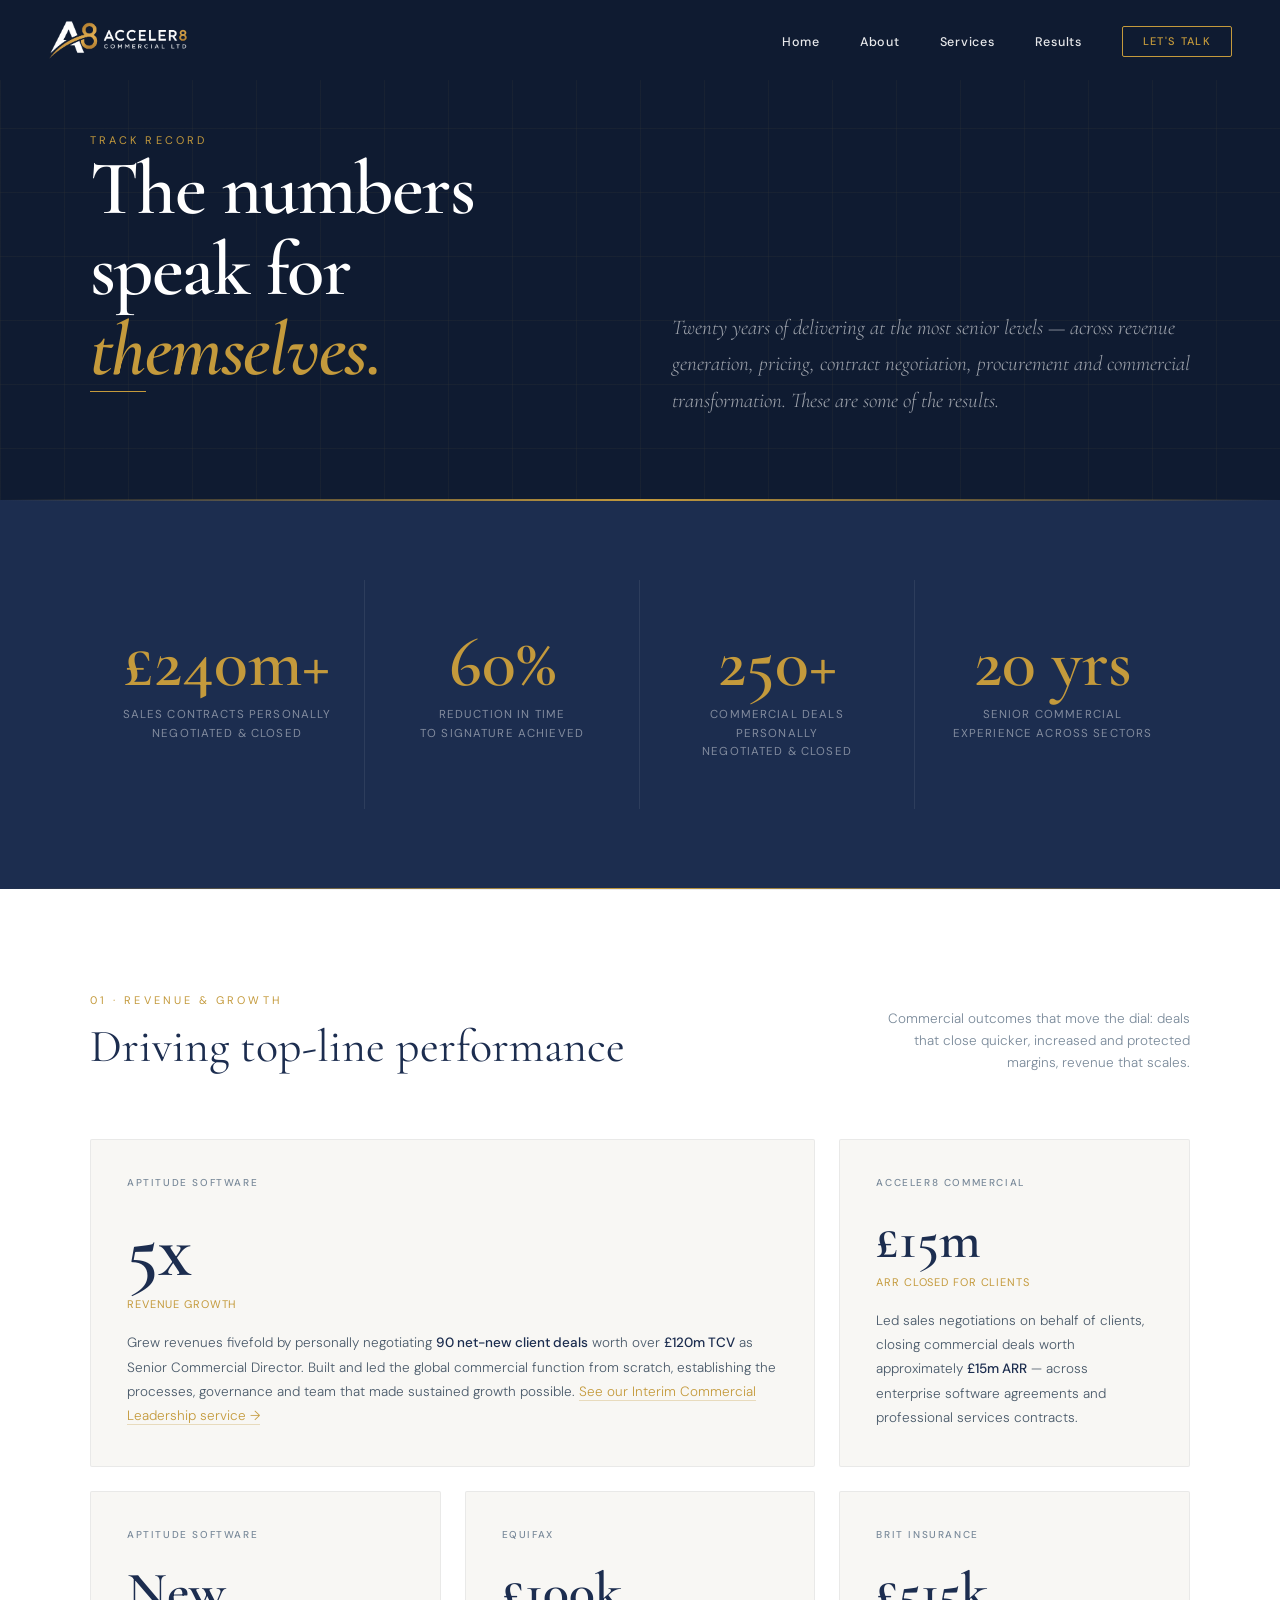
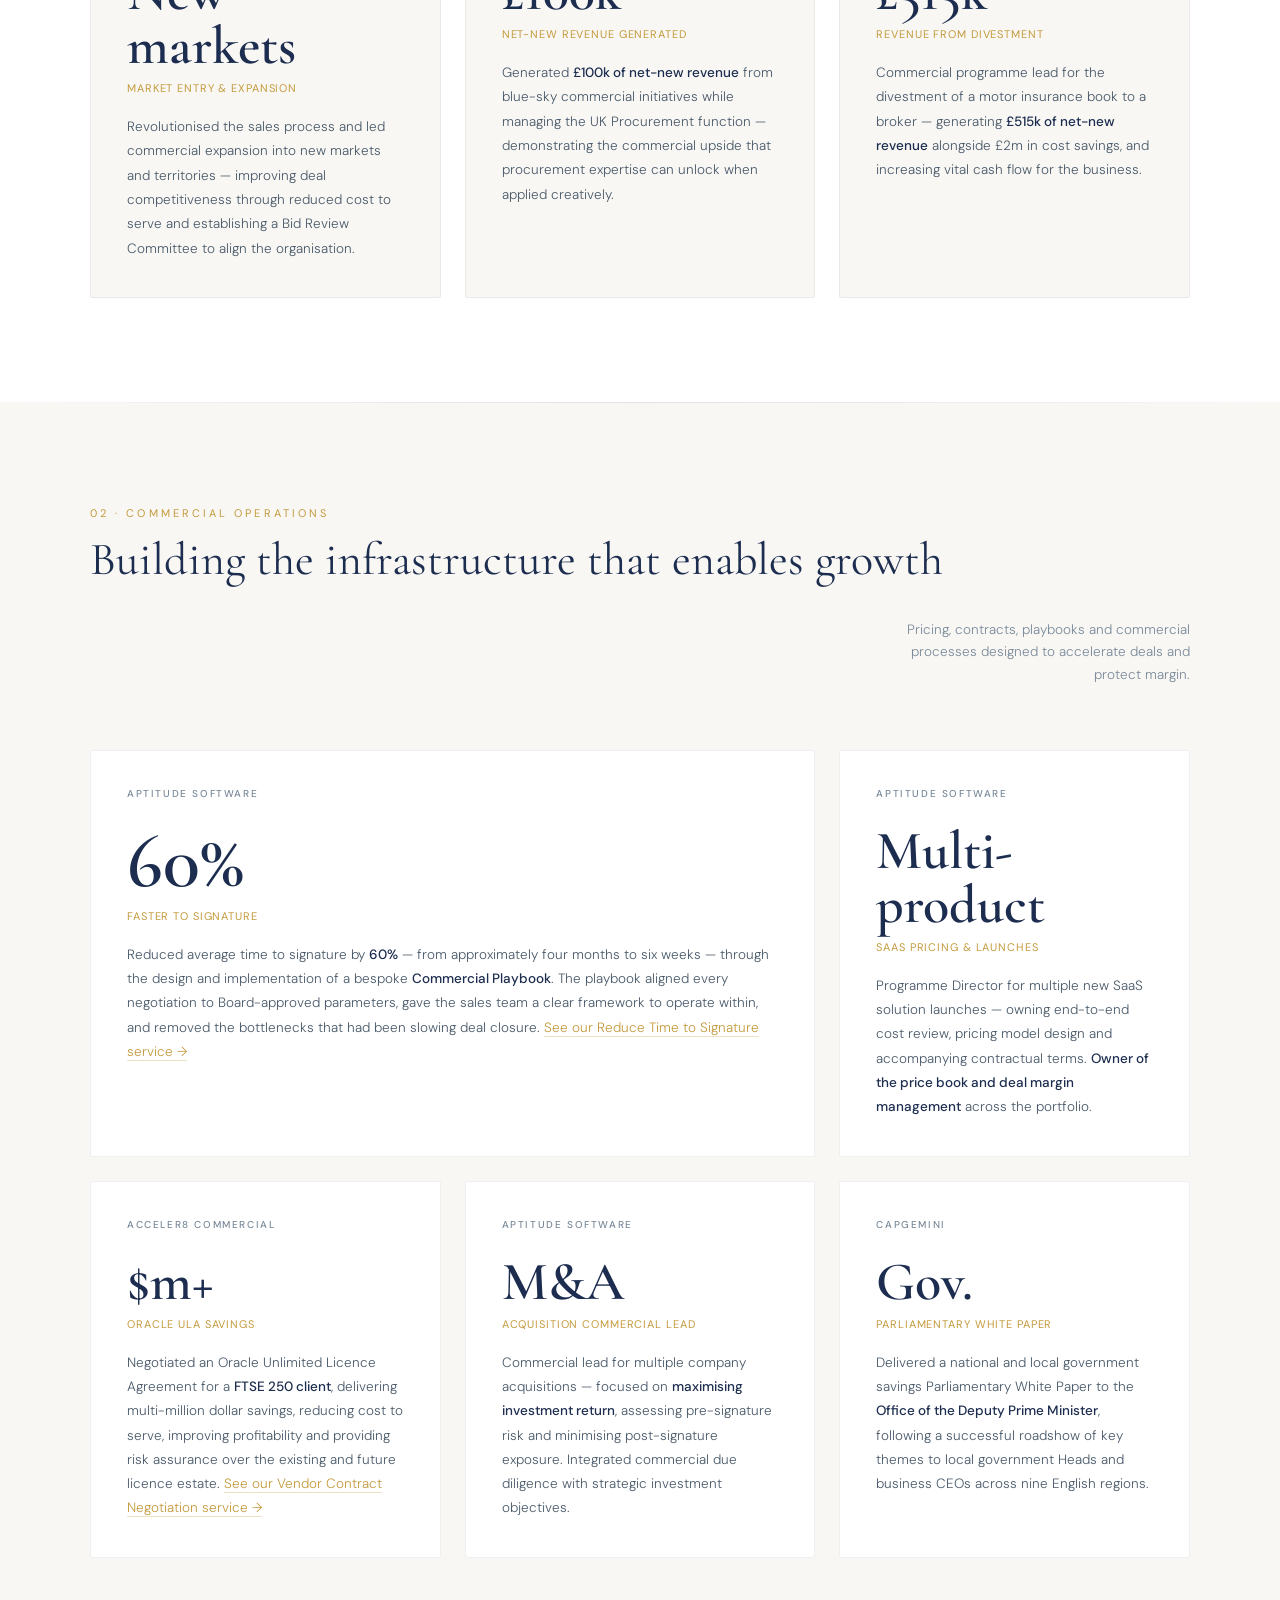
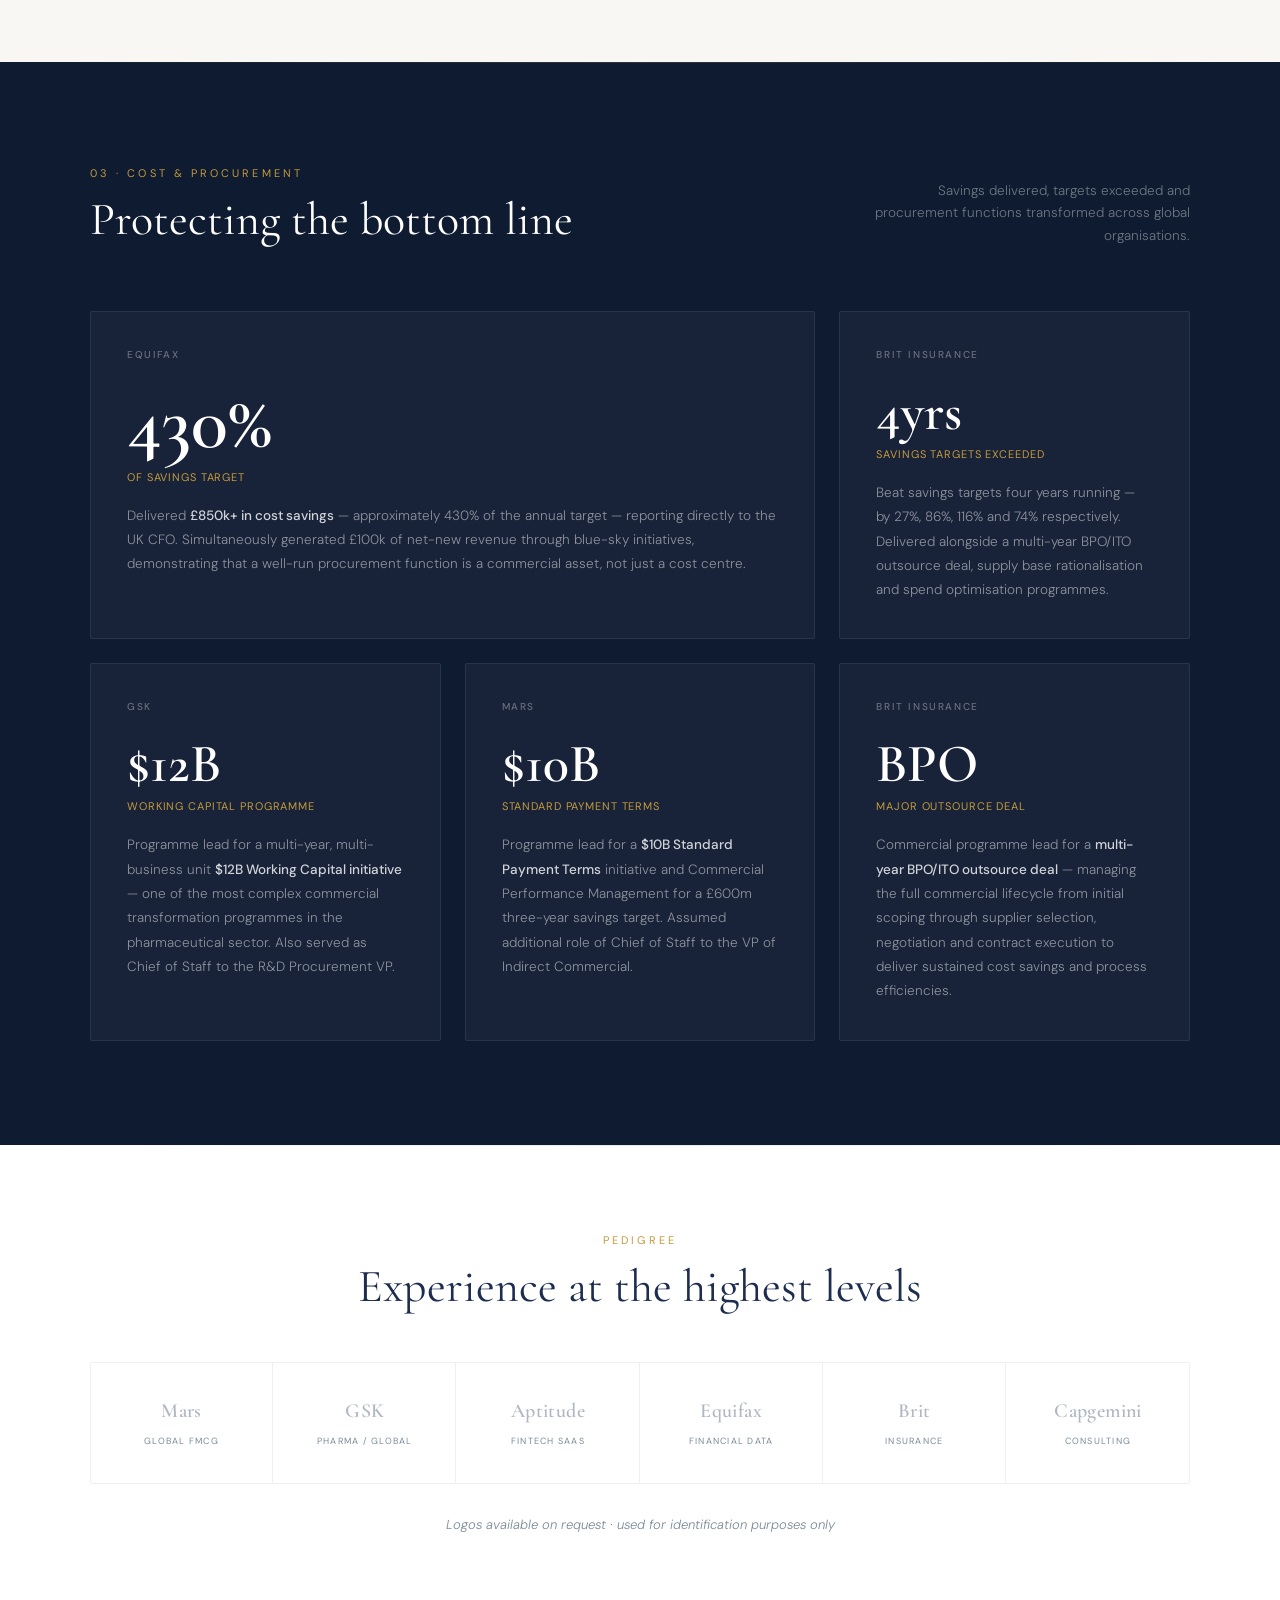
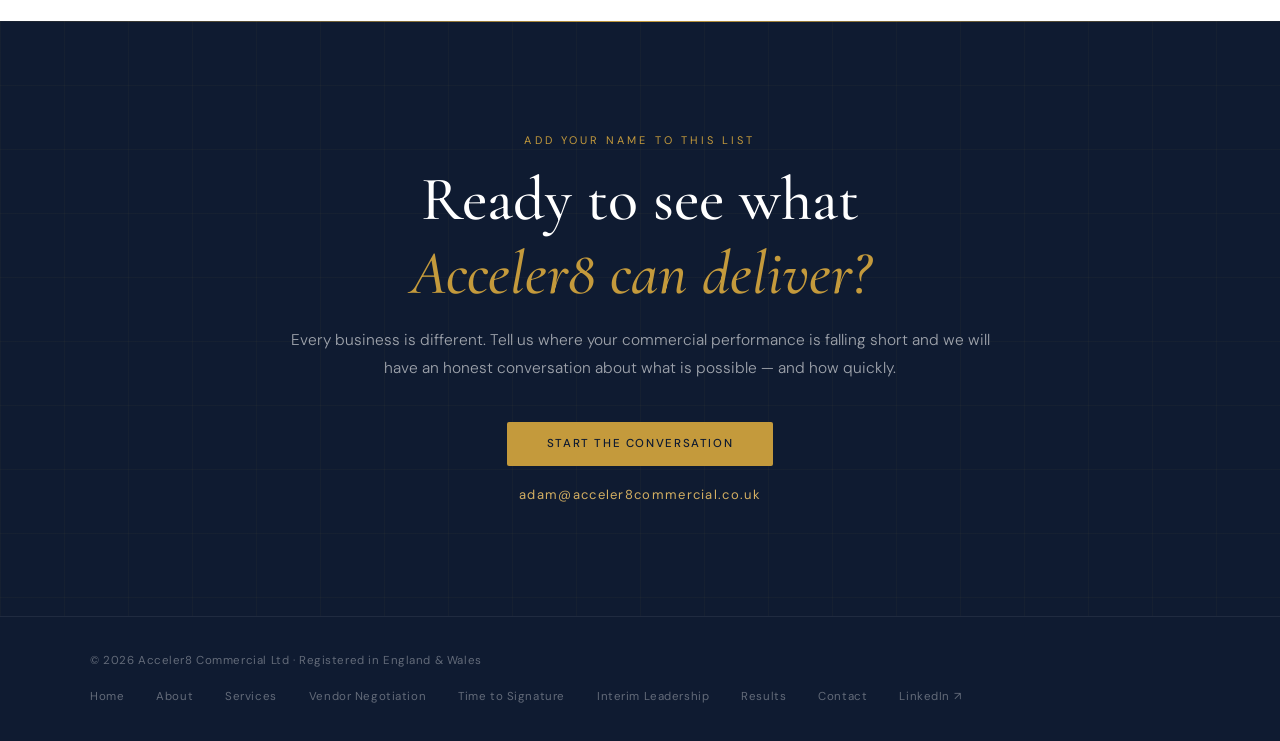
<file: results.html>
<!DOCTYPE html>
<html lang="en">
<head>
  <meta charset="UTF-8">
  <meta name="viewport" content="width=device-width, initial-scale=1.0">
  <meta name="description" content="Track record of commercial success: £240m+ in sales contracts negotiated, 60% reduction in time to signature, 250+ deals closed. See what Acceler8 delivers.">
  <title>Results — Acceler8 Commercial Ltd</title>
  <link rel="canonical" href="https://acceler8commercial.co.uk/results.html">

  <!-- Open Graph -->
  <meta property="og:title" content="Results — Acceler8 Commercial Ltd">
  <meta property="og:description" content="Track record of commercial success: £240m+ in sales contracts negotiated, 60% reduction in time to signature, 250+ deals closed. See what Acceler8 delivers.">
  <meta property="og:url" content="https://acceler8commercial.co.uk/results.html">
  <meta property="og:type" content="website">
  <meta property="og:site_name" content="Acceler8 Commercial Ltd">

  <!-- Schema: ProfilePage -->
  <script type="application/ld+json">
  {
    "@context": "https://schema.org",
    "@type": "ProfilePage",
    "name": "Results — Acceler8 Commercial Ltd",
    "description": "Track record of commercial success across revenue growth, contract negotiation, and commercial transformation.",
    "url": "https://acceler8commercial.co.uk/results.html",
    "about": {
      "@type": "Person",
      "name": "Adam Solley",
      "jobTitle": "Interim Commercial Director & Founder",
      "worksFor": {
        "@type": "ProfessionalService",
        "name": "Acceler8 Commercial Ltd",
        "url": "https://acceler8commercial.co.uk"
      }
    }
  }
  </script>
  <link href="https://fonts.googleapis.com/css2?family=Cormorant+Garamond:ital,wght@0,300;0,400;0,500;0,600;0,700;1,300;1,400;1,600&family=DM+Sans:opsz,wght@9..40,300;9..40,400;9..40,500&display=swap" rel="stylesheet">
  <link rel="stylesheet" href="styles.css">
  <link rel="icon" type="image/x-icon" href="favicon.ico">
  <link rel="icon" type="image/png" sizes="32x32" href="favicon-32.png">
  <link rel="apple-touch-icon" sizes="180x180" href="favicon-180.png">
  <link rel="icon" type="image/png" sizes="192x192" href="favicon-192.png">
  <link rel="icon" type="image/png" sizes="512x512" href="favicon-512.png">
</head>
<body>

  <!-- Skip to main content link -->
  <a href="#main-content" class="skip-link">Skip to main content</a>

<!-- ══ NAV ══ -->
<nav id="nav" class="closed">
  <a href="index.html" class="nav-logo" aria-label="Acceler8 Commercial Ltd">
    <img src="logo-on-dark-bg.webp" alt="Acceler8 Commercial Ltd" class="nav-logo-img">
  </a>
  <button class="mobile-menu-toggle" id="mobile-menu-toggle" aria-label="Toggle navigation menu" aria-expanded="false">☰</button>
  <ul class="nav-links">
    <li><a href="index.html">Home</a></li>
    <li><a href="about.html">About</a></li>
    <li><a href="services.html">Services</a></li>
    <li><a href="results.html" class="active" aria-current="page">Results</a></li>
    <li><a href="contact.html" class="nav-cta">Let's Talk</a></li>
  </ul>
</nav>

<!-- ══ MAIN CONTENT ══ -->
<main id="main-content">

<!-- ══ HERO ══ -->
<section id="hero">
  <div class="hero-inner">
    <div>
      <span class="hero-eyebrow">Track record</span>
      <h1 class="hero-h">The numbers<br>speak for<br><em>themselves.</em></h1>
      <div class="hero-rule"></div>
    </div>
    <div class="hero-right">
      <p class="hero-intro">Twenty years of delivering at the most senior levels — across revenue generation, pricing, contract negotiation, procurement and commercial transformation. These are some of the results.</p>
    </div>
  </div>
</section>

<!-- ══ STATS ══ -->
<section id="stats">
  <div class="stats-row">
    <div class="stat reveal">
      <div class="stat-n">£240m+</div>
      <div class="stat-l">Sales contracts personally<br>negotiated &amp; closed</div>
    </div>
    <div class="stat reveal d1">
      <div class="stat-n">60%</div>
      <div class="stat-l">Reduction in time<br>to signature achieved</div>
    </div>
    <div class="stat reveal d2">
      <div class="stat-n">250+</div>
      <div class="stat-l">Commercial deals personally<br>negotiated &amp; closed</div>
    </div>
    <div class="stat reveal d3">
      <div class="stat-n">20 yrs</div>
      <div class="stat-l">Senior commercial<br>experience across sectors</div>
    </div>
  </div>
</section>

<!-- ══ REVENUE & GROWTH ══ -->
<section class="results-section light" id="revenue">
  <div class="section-header">
    <div class="reveal">
      <span class="section-eye">01 · Revenue &amp; Growth</span>
      <h2 class="section-h">Driving top-line performance</h2>
    </div>
    <p class="section-note reveal d2">Commercial outcomes that move the dial: deals that close quicker, increased and protected margins, revenue that scales.</p>
  </div>
  <div class="results-grid">

    <div class="result-card wide reveal">
      <div class="card-company"><span class="card-company-name">Aptitude Software</span></div>
      <div class="card-stat">5x</div>
      <span class="card-stat-label">Revenue growth</span>
      <p class="card-body">Grew revenues fivefold by personally negotiating <strong>90 net-new client deals</strong> worth over <strong>£120m TCV</strong> as Senior Commercial Director. Built and led the global commercial function from scratch, establishing the processes, governance and team that made sustained growth possible. <a href="interim-commercial-leadership.html" style="color:var(--gold);text-decoration:none;border-bottom:1px solid rgba(196,154,60,0.3);">See our Interim Commercial Leadership service →</a></p>
    </div>

    <div class="result-card reveal d1">
      <div class="card-company"><span class="card-company-name">Acceler8 Commercial</span></div>
      <div class="card-stat">£15m</div>
      <span class="card-stat-label">ARR closed for clients</span>
      <p class="card-body">Led sales negotiations on behalf of clients, closing commercial deals worth approximately <strong>£15m ARR</strong> — across enterprise software agreements and professional services contracts.</p>
    </div>

    <div class="result-card reveal d2">
      <div class="card-company"><span class="card-company-name">Aptitude Software</span></div>
      <div class="card-stat">New<br>markets</div>
      <span class="card-stat-label">Market entry &amp; expansion</span>
      <p class="card-body">Revolutionised the sales process and led commercial expansion into new markets and territories — improving deal competitiveness through reduced cost to serve and establishing a Bid Review Committee to align the organisation.</p>
    </div>

    <div class="result-card reveal d1">
      <div class="card-company"><span class="card-company-name">Equifax</span></div>
      <div class="card-stat">£100k</div>
      <span class="card-stat-label">Net-new revenue generated</span>
      <p class="card-body">Generated <strong>£100k of net-new revenue</strong> from blue-sky commercial initiatives while managing the UK Procurement function — demonstrating the commercial upside that procurement expertise can unlock when applied creatively.</p>
    </div>

    <div class="result-card reveal d2">
      <div class="card-company"><span class="card-company-name">Brit Insurance</span></div>
      <div class="card-stat">£515k</div>
      <span class="card-stat-label">Revenue from divestment</span>
      <p class="card-body">Commercial programme lead for the divestment of a motor insurance book to a broker — generating <strong>£515k of net-new revenue</strong> alongside £2m in cost savings, and increasing vital cash flow for the business.</p>
    </div>

  </div>
</section>

<!-- ══ COMMERCIAL OPERATIONS ══ -->
<section class="results-section cream" id="operations">
  <div class="section-header">
    <div class="reveal">
      <span class="section-eye">02 · Commercial Operations</span>
      <h2 class="section-h">Building the infrastructure that enables growth</h2>
    </div>
    <p class="section-note reveal d2">Pricing, contracts, playbooks and commercial processes designed to accelerate deals and protect margin.</p>
  </div>
  <div class="results-grid">

    <div class="result-card wide reveal">
      <div class="card-company"><span class="card-company-name">Aptitude Software</span></div>
      <div class="card-stat">60%</div>
      <span class="card-stat-label">Faster to signature</span>
      <p class="card-body">Reduced average time to signature by <strong>60%</strong> — from approximately four months to six weeks — through the design and implementation of a bespoke <strong>Commercial Playbook</strong>. The playbook aligned every negotiation to Board-approved parameters, gave the sales team a clear framework to operate within, and removed the bottlenecks that had been slowing deal closure. <a href="reduce-time-to-signature.html" style="color:var(--gold);text-decoration:none;border-bottom:1px solid rgba(196,154,60,0.3);">See our Reduce Time to Signature service →</a></p>
    </div>

    <div class="result-card reveal d1">
      <div class="card-company"><span class="card-company-name">Aptitude Software</span></div>
      <div class="card-stat">Multi-<br>product</div>
      <span class="card-stat-label">SaaS pricing &amp; launches</span>
      <p class="card-body">Programme Director for multiple new SaaS solution launches — owning end-to-end cost review, pricing model design and accompanying contractual terms. <strong>Owner of the price book and deal margin management</strong> across the portfolio.</p>
    </div>

    <div class="result-card reveal d2">
      <div class="card-company"><span class="card-company-name">Acceler8 Commercial</span></div>
      <div class="card-stat">$m+</div>
      <span class="card-stat-label">Oracle ULA savings</span>
      <p class="card-body">Negotiated an Oracle Unlimited Licence Agreement for a <strong>FTSE 250 client</strong>, delivering multi-million dollar savings, reducing cost to serve, improving profitability and providing risk assurance over the existing and future licence estate. <a href="vendor-contract-negotiation.html" style="color:var(--gold);text-decoration:none;border-bottom:1px solid rgba(196,154,60,0.3);">See our Vendor Contract Negotiation service →</a></p>
    </div>

    <div class="result-card reveal d1">
      <div class="card-company"><span class="card-company-name">Aptitude Software</span></div>
      <div class="card-stat">M&A</div>
      <span class="card-stat-label">Acquisition commercial lead</span>
      <p class="card-body">Commercial lead for multiple company acquisitions — focused on <strong>maximising investment return</strong>, assessing pre-signature risk and minimising post-signature exposure. Integrated commercial due diligence with strategic investment objectives.</p>
    </div>

    <div class="result-card reveal d2">
      <div class="card-company"><span class="card-company-name">Capgemini</span></div>
      <div class="card-stat">Gov.</div>
      <span class="card-stat-label">Parliamentary White Paper</span>
      <p class="card-body">Delivered a national and local government savings Parliamentary White Paper to the <strong>Office of the Deputy Prime Minister</strong>, following a successful roadshow of key themes to local government Heads and business CEOs across nine English regions.</p>
    </div>

  </div>
</section>

<!-- ══ COST & PROCUREMENT ══ -->
<section class="results-section dark" id="procurement">
  <div class="section-header">
    <div class="reveal">
      <span class="section-eye">03 · Cost &amp; Procurement</span>
      <h2 class="section-h-light">Protecting the bottom line</h2>
    </div>
    <p class="section-note reveal d2" style="color:rgba(255,255,255,.4)">Savings delivered, targets exceeded and procurement functions transformed across global organisations.</p>
  </div>
  <div class="results-grid">

    <div class="result-card wide reveal">
      <div class="card-company"><span class="card-company-name">Equifax</span></div>
      <div class="card-stat">430%</div>
      <span class="card-stat-label">Of savings target</span>
      <p class="card-body">Delivered <strong>£850k+ in cost savings</strong> — approximately 430% of the annual target — reporting directly to the UK CFO. Simultaneously generated £100k of net-new revenue through blue-sky initiatives, demonstrating that a well-run procurement function is a commercial asset, not just a cost centre.</p>
    </div>

    <div class="result-card reveal d1">
      <div class="card-company"><span class="card-company-name">Brit Insurance</span></div>
      <div class="card-stat">4yrs</div>
      <span class="card-stat-label">Savings targets exceeded</span>
      <p class="card-body">Beat savings targets four years running — by 27%, 86%, 116% and 74% respectively. Delivered alongside a multi-year BPO/ITO outsource deal, supply base rationalisation and spend optimisation programmes.</p>
    </div>

    <div class="result-card reveal d2">
      <div class="card-company"><span class="card-company-name">GSK</span></div>
      <div class="card-stat">$12B</div>
      <span class="card-stat-label">Working capital programme</span>
      <p class="card-body">Programme lead for a multi-year, multi-business unit <strong>$12B Working Capital initiative</strong> — one of the most complex commercial transformation programmes in the pharmaceutical sector. Also served as Chief of Staff to the R&D Procurement VP.</p>
    </div>

    <div class="result-card reveal d1">
      <div class="card-company"><span class="card-company-name">Mars</span></div>
      <div class="card-stat">$10B</div>
      <span class="card-stat-label">Standard payment terms</span>
      <p class="card-body">Programme lead for a <strong>$10B Standard Payment Terms</strong> initiative and Commercial Performance Management for a £600m three-year savings target. Assumed additional role of Chief of Staff to the VP of Indirect Commercial.</p>
    </div>

    <div class="result-card reveal d2">
      <div class="card-company"><span class="card-company-name">Brit Insurance</span></div>
      <div class="card-stat">BPO</div>
      <span class="card-stat-label">Major outsource deal</span>
      <p class="card-body">Commercial programme lead for a <strong>multi-year BPO/ITO outsource deal</strong> — managing the full commercial lifecycle from initial scoping through supplier selection, negotiation and contract execution to deliver sustained cost savings and process efficiencies.</p>
    </div>

  </div>
</section>

<!-- ══ CLIENTS ══ -->
<section id="clients">
  <div class="clients-inner">
    <span class="section-eye reveal">Pedigree</span>
    <h2 class="section-h reveal d1">Experience at the highest levels</h2>
    <div class="clients-grid reveal d2">
      <div class="client-cell">
        <span class="client-name">Mars</span>
        <span class="client-sector">Global FMCG</span>
      </div>
      <div class="client-cell">
        <span class="client-name">GSK</span>
        <span class="client-sector">Pharma / Global</span>
      </div>
      <div class="client-cell">
        <span class="client-name">Aptitude</span>
        <span class="client-sector">Fintech SaaS</span>
      </div>
      <div class="client-cell">
        <span class="client-name">Equifax</span>
        <span class="client-sector">Financial Data</span>
      </div>
      <div class="client-cell">
        <span class="client-name">Brit</span>
        <span class="client-sector">Insurance</span>
      </div>
      <div class="client-cell">
        <span class="client-name">Capgemini</span>
        <span class="client-sector">Consulting</span>
      </div>
    </div>
    <p class="clients-note reveal d3">Logos available on request · used for identification purposes only</p>
  </div>
</section>

<!-- ══ CTA ══ -->
<section id="cta">
  <div class="cta-inner">
    <span class="cta-eye reveal">Add your name to this list</span>
    <h2 class="cta-h reveal d1">Ready to see what<br><em>Acceler8 can deliver?</em></h2>
    <p class="cta-p reveal d2">Every business is different. Tell us where your commercial performance is falling short and we will have an honest conversation about what is possible — and how quickly.</p>
    <a href="contact.html" class="btn-gold reveal d3">Start the Conversation</a><br>
    <a href="mailto:adam@acceler8commercial.co.uk" class="cta-email reveal d4">adam@acceler8commercial.co.uk</a>
  </div>
</section>

</main>

<!-- ══ FOOTER ══ -->
<footer>
  <div class="footer-in">
    <span class="footer-copy">© 2026 Acceler8 Commercial Ltd · Registered in England &amp; Wales</span>
    <ul class="footer-links">
      <li><a href="index.html">Home</a></li>
      <li><a href="about.html">About</a></li>
      <li><a href="services.html">Services</a></li>
      <li><a href="vendor-contract-negotiation.html">Vendor Negotiation</a></li>
      <li><a href="reduce-time-to-signature.html">Time to Signature</a></li>
      <li><a href="interim-commercial-leadership.html">Interim Leadership</a></li>
      <li><a href="results.html">Results</a></li>
      <li><a href="contact.html">Contact</a></li>
      <li><a href="https://www.linkedin.com/in/adamfsolley" target="_blank" rel="noopener noreferrer">LinkedIn ↗</a></li>
    </ul>
  </div>
</footer>

<script>
  // Mobile Menu Toggle
  const nav = document.getElementById('nav');
  const menuBtn = document.getElementById('mobile-menu-toggle');

  menuBtn.addEventListener('click', () => {
    nav.classList.toggle('open');
    nav.classList.toggle('closed');
    menuBtn.setAttribute('aria-expanded', nav.classList.contains('open') ? 'true' : 'false');
  });

  // Close menu when a link is clicked
  document.querySelectorAll('.nav-links a').forEach(link => {
    link.addEventListener('click', () => {
      nav.classList.remove('open');
      nav.classList.add('closed');
      menuBtn.setAttribute('aria-expanded', 'false');
    });
  });

  // Close menu on Escape key
  document.addEventListener('keydown', (e) => {
    if (e.key === 'Escape' && nav.classList.contains('open')) {
      nav.classList.remove('open');
      nav.classList.add('closed');
      menuBtn.setAttribute('aria-expanded', 'false');
    }
  });

  // Close menu when window is resized to desktop size
  window.addEventListener('resize', () => {
    if (window.innerWidth > 768) {
      nav.classList.remove('open');
      nav.classList.add('closed');
      menuBtn.setAttribute('aria-expanded', 'false');
    }
  });

  // Nav scroll effect - add background when scrolled
  let lastScrollY = 0;
  window.addEventListener('scroll', () => {
    lastScrollY = window.scrollY;
    if (lastScrollY > 40) {
      nav.style.background = 'linear-gradient(to bottom, rgba(15, 27, 49, 0.98), rgba(15, 27, 49, 0.95))';
    } else {
      nav.style.background = 'var(--navy-deep)';
    }
  });

  // Scroll reveal
  const reveals = document.querySelectorAll('.reveal');
  const observer = new IntersectionObserver(entries => {
    entries.forEach(e => {
      if (e.isIntersecting) {
        e.target.classList.add('in');
        observer.unobserve(e.target);
      }
    });
  }, { threshold: 0.08, rootMargin: '0px 0px -40px 0px' });
  reveals.forEach(el => observer.observe(el));
</script>
</body>
</html>
                                                                                                                                                                                                                                                                                                        
</file>
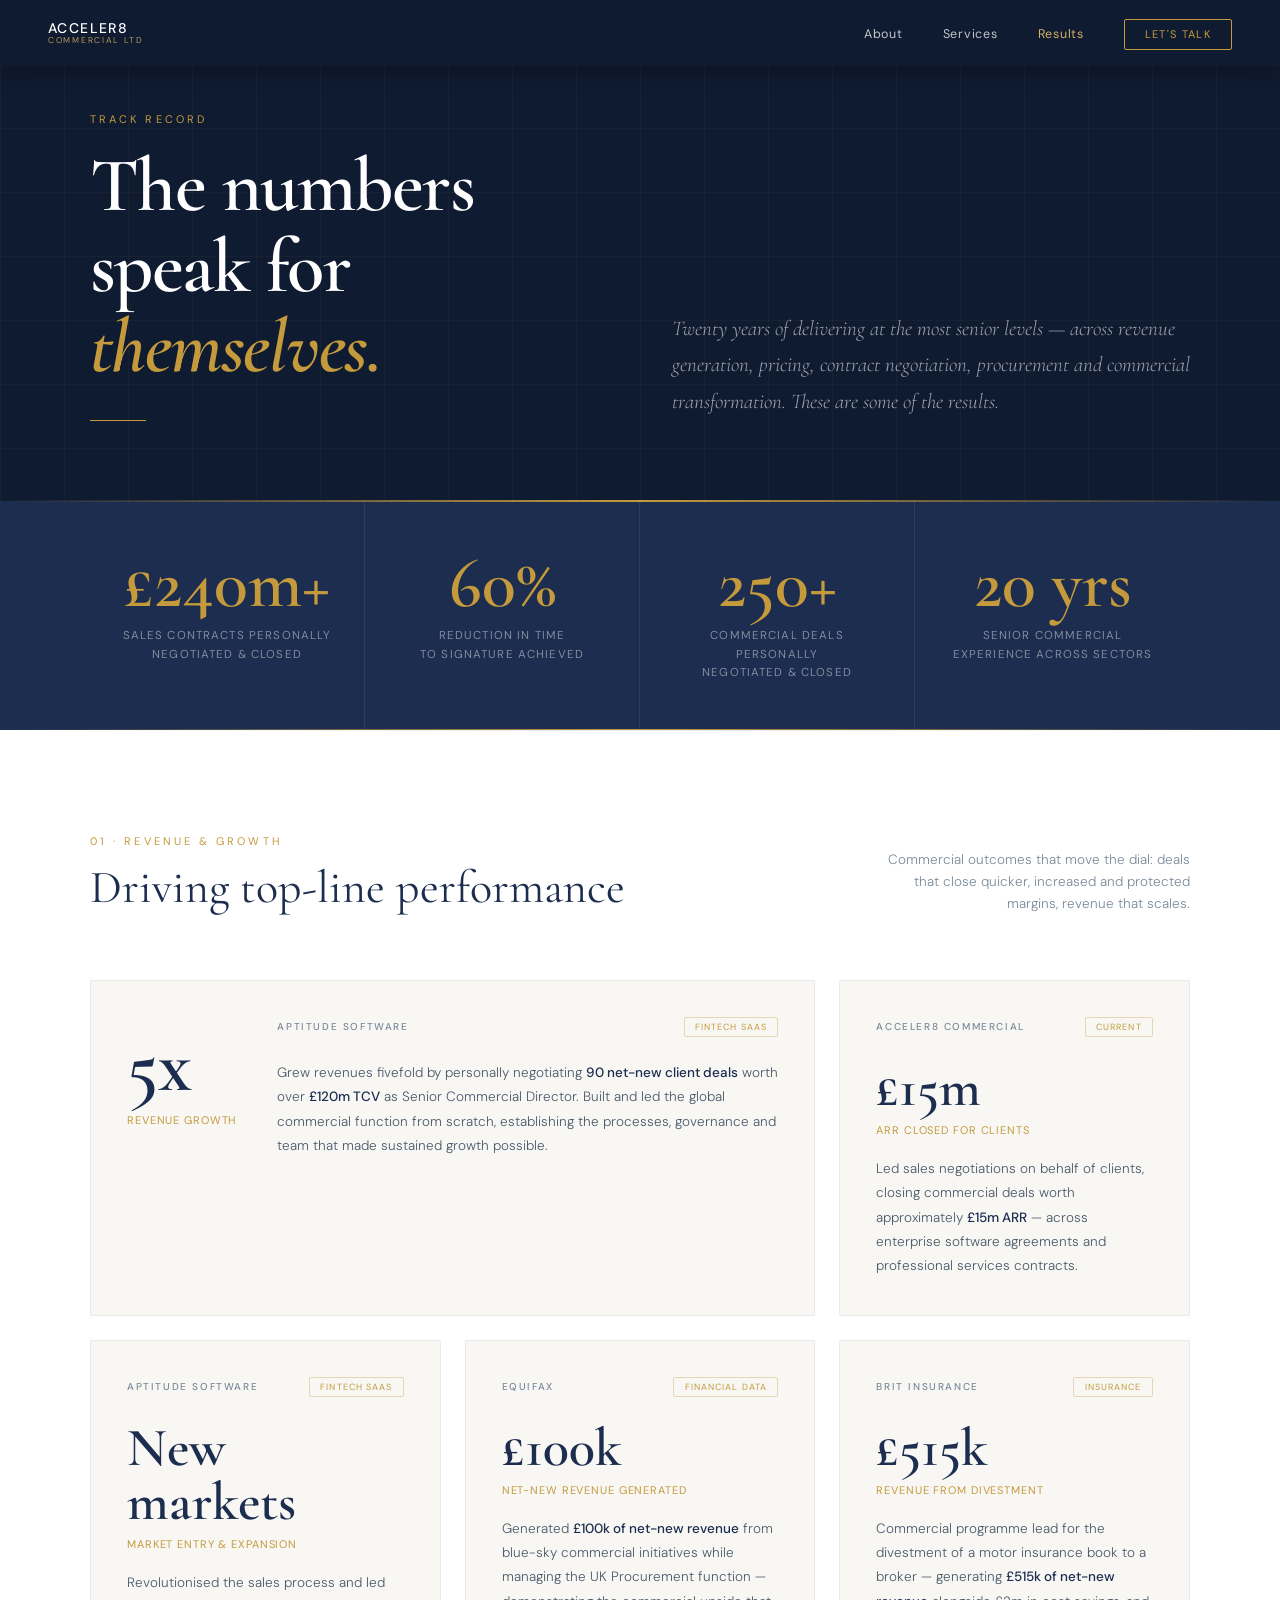
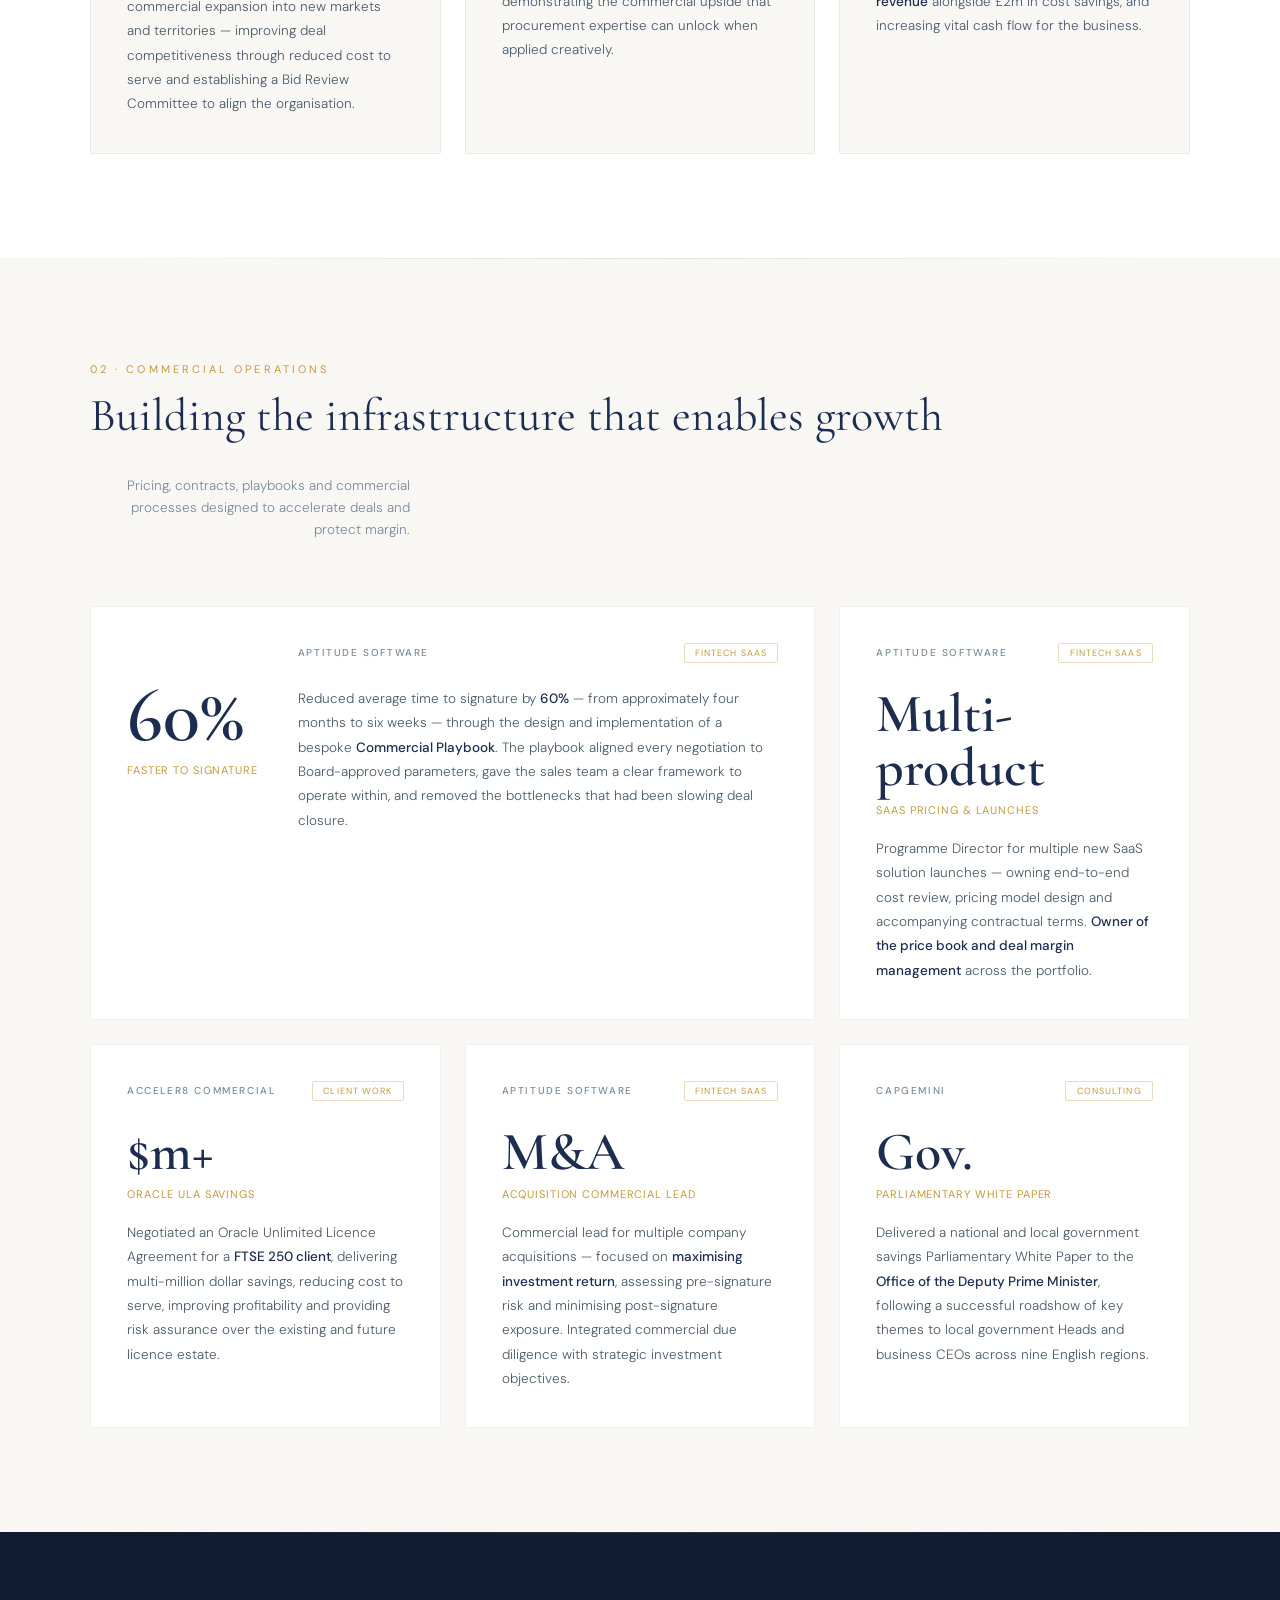
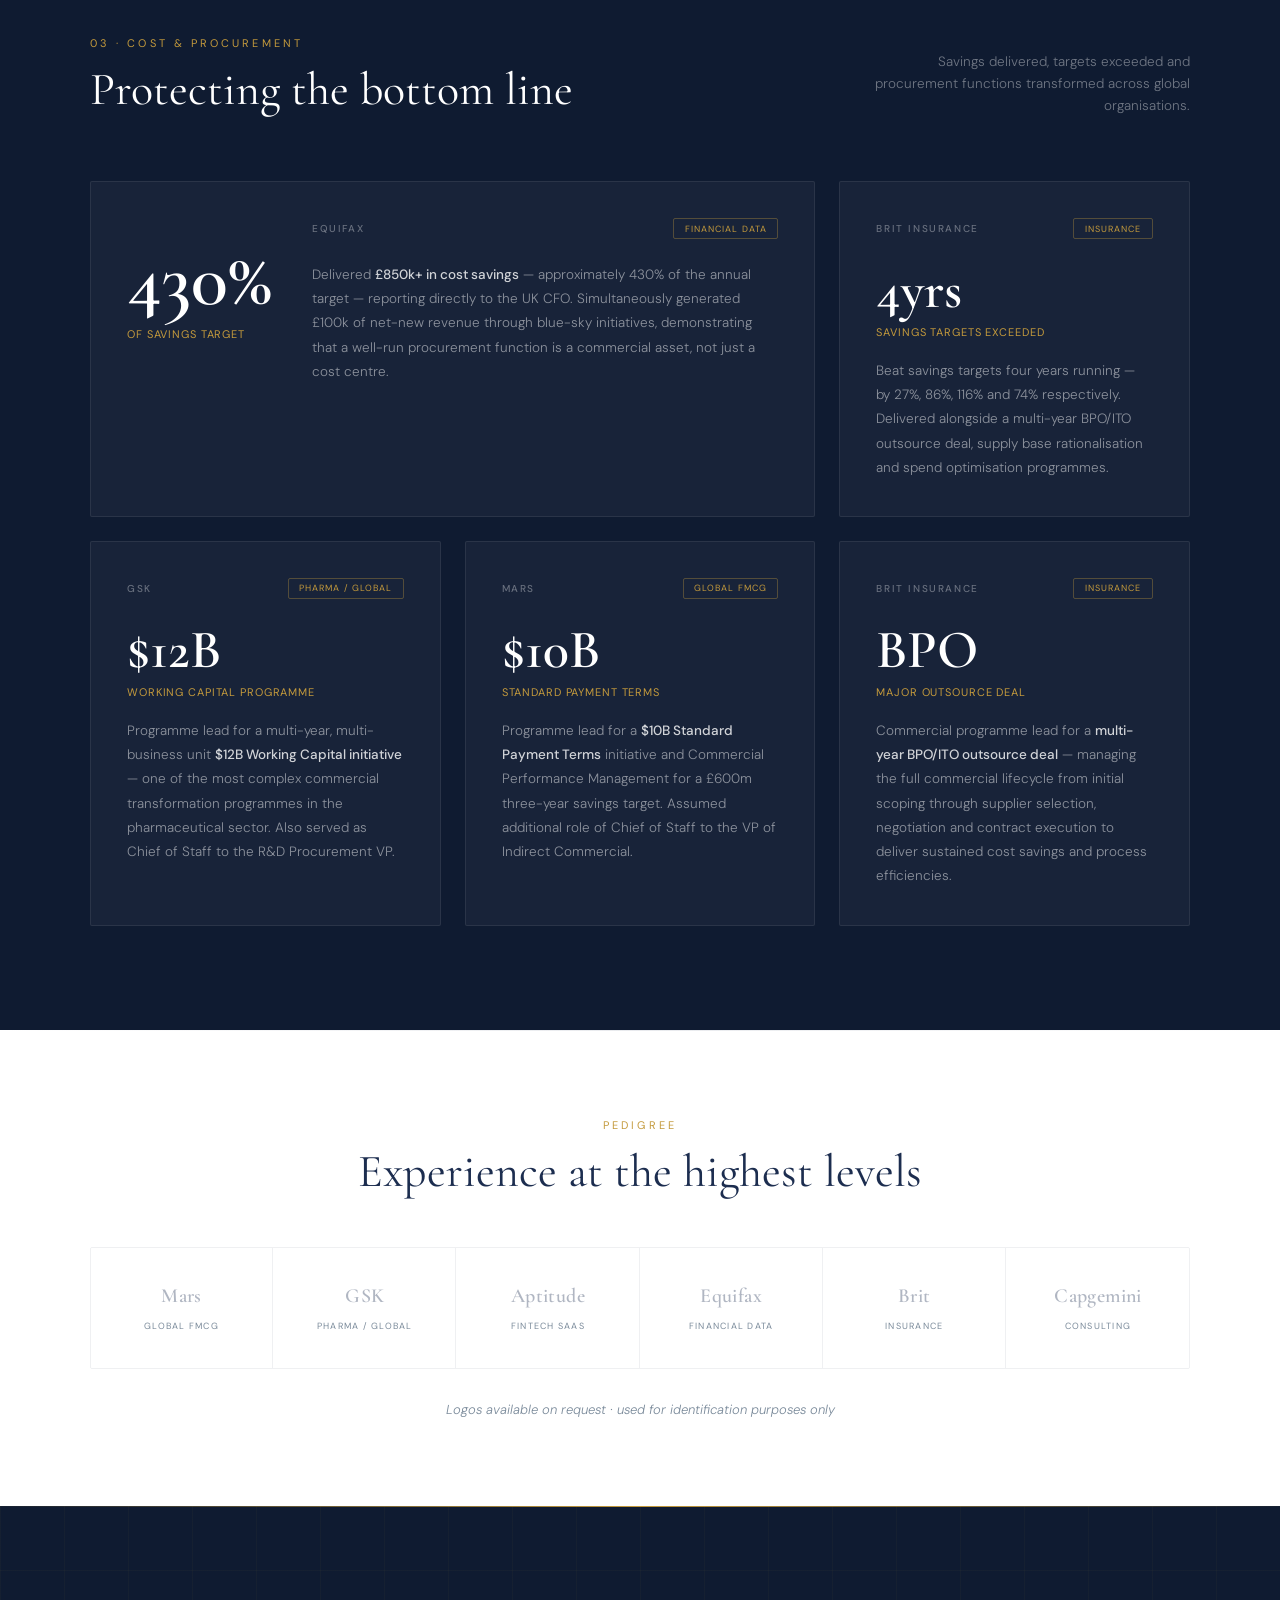
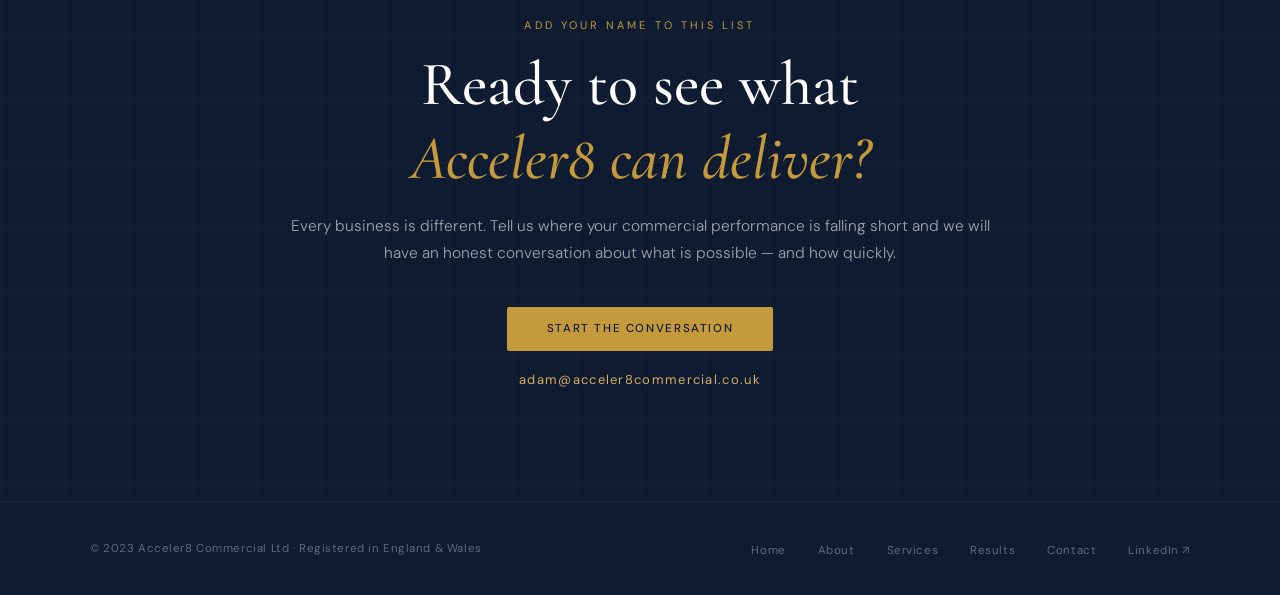
<file: results[1].html>
<!DOCTYPE html>
<html lang="en">
<head>
<meta charset="UTF-8">
<meta name="viewport" content="width=device-width, initial-scale=1.0">
<title>Results — Acceler8 Commercial Ltd</title>
<link href="https://fonts.googleapis.com/css2?family=Cormorant+Garamond:ital,wght@0,300;0,400;0,500;0,600;0,700;1,300;1,400;1,600&family=DM+Sans:opsz,wght@9..40,300;9..40,400;9..40,500&display=swap" rel="stylesheet">
<style>
*,*::before,*::after{box-sizing:border-box;margin:0;padding:0}
:root{--navy:#1C2D4F;--navy-deep:#0F1B31;--gold:#C49A3C;--gold-light:#D4AF62;--cream:#F8F7F4;--white:#fff;--text-mid:#4A5A6A;--text-light:#7A8A9A;}
html{scroll-behavior:smooth}
body{font-family:'DM Sans',sans-serif;background:var(--cream);color:var(--navy);overflow-x:hidden}

/* ── NAV ── */
nav{position:fixed;top:0;left:0;right:0;z-index:200;padding:1.25rem 3rem;display:flex;align-items:center;justify-content:space-between;background:var(--navy-deep);box-shadow:0 1px 24px rgba(0,0,0,.35)}
.nav-logo{display:flex;align-items:center;gap:10px;text-decoration:none}
.nav-logo-text{display:flex;flex-direction:column;line-height:1.15}
.nav-logo-main{font-size:14px;font-weight:500;color:#fff;letter-spacing:.1em;text-transform:uppercase}
.nav-logo-sub{font-size:8.5px;font-weight:300;color:var(--gold-light);letter-spacing:.2em;text-transform:uppercase}
.nav-links{display:flex;align-items:center;gap:2.5rem;list-style:none}
.nav-links a{text-decoration:none;color:rgba(255,255,255,.75);font-size:12.5px;letter-spacing:.06em;transition:color .2s}
.nav-links a:hover,.nav-links a.active{color:var(--gold-light)}
.nav-cta{padding:.45rem 1.25rem;border:1px solid var(--gold);color:var(--gold)!important;border-radius:2px;font-size:11px!important;letter-spacing:.12em!important;text-transform:uppercase;transition:background .2s,color .2s!important}
.nav-cta:hover{background:var(--gold)!important;color:var(--navy-deep)!important}
.logo-svg{width:44px;height:44px}

/* ── HERO ── */
#hero{min-height:48vh;background:var(--navy-deep);display:flex;align-items:flex-end;padding:7rem 3rem 5rem;position:relative;overflow:hidden}
#hero::before{content:'';position:absolute;inset:0;background-image:linear-gradient(rgba(196,154,60,.05) 1px,transparent 1px),linear-gradient(90deg,rgba(196,154,60,.05) 1px,transparent 1px);background-size:64px 64px}
#hero::after{content:'';position:absolute;bottom:0;left:0;right:0;height:1px;background:linear-gradient(90deg,transparent,var(--gold),transparent)}
.hero-inner{max-width:1100px;margin:0 auto;width:100%;position:relative;z-index:1;display:grid;grid-template-columns:1fr 1fr;gap:4rem;align-items:flex-end}
.hero-eyebrow{font-size:11px;letter-spacing:.28em;text-transform:uppercase;color:var(--gold);margin-bottom:1.25rem;display:block;opacity:0;animation:fadeUp .7s .2s ease forwards}
.hero-h{font-family:'Cormorant Garamond',serif;font-size:clamp(40px,6vw,78px);font-weight:600;line-height:1.05;color:#fff;letter-spacing:-.02em;opacity:0;animation:fadeUp .7s .35s ease forwards}
.hero-h em{font-style:italic;color:var(--gold)}
.hero-rule{width:56px;height:1px;background:var(--gold);margin-top:2rem;opacity:0;animation:fadeUp .7s .5s ease forwards}
.hero-right{opacity:0;animation:fadeUp .7s .5s ease forwards}
.hero-intro{font-family:'Cormorant Garamond',serif;font-size:clamp(17px,1.8vw,21px);font-weight:300;font-style:italic;color:rgba(255,255,255,.6);line-height:1.75}

/* ── STATS BAR ── */
#stats{background:var(--navy);position:relative}
#stats::before,#stats::after{content:'';position:absolute;left:0;right:0;height:1px;background:linear-gradient(90deg,transparent,var(--gold),transparent)}
#stats::before{top:0}#stats::after{bottom:0}
.stats-row{max-width:1100px;margin:0 auto;display:grid;grid-template-columns:repeat(4,1fr)}
.stat{padding:3rem 2rem;text-align:center;border-right:1px solid rgba(255,255,255,.08)}
.stat:last-child{border-right:none}
.stat-n{font-family:'Cormorant Garamond',serif;font-size:clamp(42px,5.5vw,72px);font-weight:600;color:var(--gold);line-height:1;margin-bottom:.5rem}
.stat-l{font-size:11.5px;letter-spacing:.1em;text-transform:uppercase;color:rgba(255,255,255,.45);line-height:1.6}

/* ── SECTION COMMON ── */
.results-section{padding:6.5rem 3rem;position:relative}
.results-section::before{content:'';position:absolute;top:0;left:0;right:0;height:1px;background:linear-gradient(90deg,transparent,rgba(28,45,79,.1),transparent)}
.results-section.light{background:var(--white)}
.results-section.cream{background:var(--cream)}
.results-section.dark{background:var(--navy-deep)}
.results-section.dark::before{background:linear-gradient(90deg,transparent,rgba(196,154,60,.2),transparent)}
.section-header{max-width:1100px;margin:0 auto 4rem;display:flex;align-items:flex-end;justify-content:space-between;gap:2rem;flex-wrap:wrap}
.section-eye{font-size:11px;letter-spacing:.28em;text-transform:uppercase;color:var(--gold);display:block;margin-bottom:.75rem}
.section-h{font-family:'Cormorant Garamond',serif;font-size:clamp(28px,4vw,46px);font-weight:400;color:var(--navy);line-height:1.2}
.section-h-light{font-family:'Cormorant Garamond',serif;font-size:clamp(28px,4vw,46px);font-weight:400;color:#fff;line-height:1.2}
.section-note{font-size:13.5px;font-weight:300;color:var(--text-light);line-height:1.65;max-width:320px;text-align:right}

/* ── RESULT CARDS ── */
.results-grid{max-width:1100px;margin:0 auto;display:grid;grid-template-columns:repeat(3,1fr);gap:1.5rem}
.result-card{background:var(--cream);padding:2.25rem;border-radius:2px;border:1px solid rgba(28,45,79,.07);position:relative;overflow:hidden;transition:transform .3s,border-color .3s,box-shadow .3s}
.result-card::before{content:'';position:absolute;top:0;left:0;width:3px;height:0;background:var(--gold);transition:height .4s ease}
.result-card:hover{transform:translateY(-4px);border-color:rgba(196,154,60,.25);box-shadow:0 12px 40px rgba(28,45,79,.1)}
.result-card:hover::before{height:100%}
.results-section.cream .result-card{background:var(--white)}
.results-section.dark .result-card{background:rgba(255,255,255,.04);border-color:rgba(255,255,255,.08)}
.results-section.dark .result-card:hover{background:rgba(255,255,255,.07);border-color:rgba(196,154,60,.3)}
.card-company{display:flex;align-items:center;justify-content:space-between;margin-bottom:1.5rem}
.card-company-name{font-size:10px;font-weight:500;letter-spacing:.16em;text-transform:uppercase;color:var(--text-light)}
.results-section.dark .card-company-name{color:rgba(255,255,255,.35)}
.card-badge{font-size:9px;letter-spacing:.12em;text-transform:uppercase;color:var(--gold);border:1px solid rgba(196,154,60,.35);padding:.2rem .65rem;border-radius:2px}
.card-stat{font-family:'Cormorant Garamond',serif;font-size:clamp(36px,4.5vw,54px);font-weight:600;color:var(--navy);line-height:1;margin-bottom:.5rem}
.results-section.dark .card-stat{color:#fff}
.card-stat-label{font-size:11px;letter-spacing:.08em;text-transform:uppercase;color:var(--gold);margin-bottom:1.25rem;display:block}
.card-body{font-size:13.5px;line-height:1.8;color:var(--text-mid);font-weight:300}
.results-section.dark .card-body{color:rgba(255,255,255,.5)}
.card-body strong{color:var(--navy);font-weight:500}
.results-section.dark .card-body strong{color:rgba(255,255,255,.8)}

/* ── WIDE CARD ── */
.result-card.wide{grid-column:span 2}
.result-card.wide .card-inner{display:grid;grid-template-columns:auto 1fr;gap:2.5rem;align-items:center}
.result-card.wide .card-stat{font-size:clamp(52px,6vw,80px)}

/* ── CLIENTS ── */
#clients{background:var(--white);padding:5.5rem 3rem;position:relative}
#clients::before{content:'';position:absolute;top:0;left:0;right:0;height:1px;background:linear-gradient(90deg,transparent,rgba(28,45,79,.1),transparent)}
.clients-inner{max-width:1100px;margin:0 auto;text-align:center}
.clients-grid{display:grid;grid-template-columns:repeat(6,1fr);gap:1px;border:1px solid rgba(28,45,79,.07);border-radius:2px;overflow:hidden;margin-top:3rem}
.client-cell{padding:2.25rem 1.5rem;display:flex;flex-direction:column;align-items:center;justify-content:center;gap:.75rem;border-right:1px solid rgba(28,45,79,.07);background:var(--white);transition:background .3s}
.client-cell:last-child{border-right:none}
.client-cell:hover{background:var(--cream)}
.client-name{font-family:'Cormorant Garamond',serif;font-size:20px;font-weight:600;color:rgba(28,45,79,.35);transition:color .3s;letter-spacing:.02em}
.client-cell:hover .client-name{color:var(--navy)}
.client-sector{font-size:9px;letter-spacing:.14em;text-transform:uppercase;color:var(--text-light)}
.clients-note{font-size:13px;font-weight:300;color:var(--text-light);margin-top:2rem;font-style:italic}

/* ── CTA ── */
#cta{background:var(--navy-deep);padding:7rem 3rem;text-align:center;position:relative;overflow:hidden}
#cta::before{content:'';position:absolute;inset:0;background-image:linear-gradient(rgba(196,154,60,.04) 1px,transparent 1px),linear-gradient(90deg,rgba(196,154,60,.04) 1px,transparent 1px);background-size:64px 64px}
#cta::after{content:'';position:absolute;top:0;left:0;right:0;height:1px;background:linear-gradient(90deg,transparent,var(--gold),transparent)}
.cta-inner{position:relative;z-index:1;max-width:700px;margin:0 auto}
.cta-eye{display:block;font-size:11px;letter-spacing:.28em;text-transform:uppercase;color:var(--gold);margin-bottom:1rem}
.cta-h{font-family:'Cormorant Garamond',serif;font-size:clamp(34px,5vw,62px);font-weight:500;color:#fff;line-height:1.2;margin-bottom:1rem}
.cta-h em{font-style:italic;color:var(--gold)}
.cta-p{font-size:15.5px;font-weight:300;color:rgba(255,255,255,.6);line-height:1.75;margin-bottom:2.5rem}
.btn-gold{display:inline-block;padding:.9rem 2.5rem;background:var(--gold);color:var(--navy-deep);text-decoration:none;font-size:11.5px;font-weight:500;letter-spacing:.14em;text-transform:uppercase;border-radius:2px;transition:background .2s,transform .2s}
.btn-gold:hover{background:var(--gold-light);transform:translateY(-2px)}
.cta-email{display:inline-block;font-size:13px;letter-spacing:.1em;color:var(--gold-light);text-decoration:none;margin-top:1.25rem;transition:color .2s}
.cta-email:hover{color:#fff}

/* ── FOOTER ── */
footer{background:var(--navy-deep);padding:2.25rem 3rem;border-top:1px solid rgba(255,255,255,.07)}
.footer-in{max-width:1100px;margin:0 auto;display:flex;align-items:center;justify-content:space-between;flex-wrap:wrap;gap:1rem}

/* Mobile Responsive */
@media(max-width:768px){
  nav{padding:1rem 1.5rem}
  .nav-logo-text{display:none}
  .nav-links{gap:1rem}
  .nav-links a{font-size:11px}
  .hero-inner{grid-template-columns:1fr;gap:2rem;padding:1.5rem}
  .hero-h{font-size:clamp(28px,5vw,48px);line-height:1.1}
  .stats-grid{grid-template-columns:1fr 1fr;gap:1.5rem;padding:1.5rem}
  .stat-item{padding:1.5rem}
  .stat-num{font-size:2.5rem}
  .stat-label{font-size:12px}
  .section-h-dark{font-size:clamp(24px,5vw,40px)}
  .section-eye{font-size:12px}
  .result-card{padding:1.5rem}
  .card-stat{font-size:2rem}
  .card-stat-label{font-size:12px}
  .card-body{font-size:13px;line-height:1.5}
  .result-grid{grid-template-columns:1fr}
  .cta-inner{padding:2rem 1.5rem}
  .cta-h{font-size:clamp(24px,5vw,42px)}
  .cta-p{font-size:14px}
  .btn-gold{padding:0.9rem 1.8rem;font-size:12px}
}
.footer-copy{font-size:11.5px;color:rgba(255,255,255,.35);letter-spacing:.05em}
.footer-links{display:flex;gap:2rem;list-style:none}
.footer-links a{font-size:11.5px;color:rgba(255,255,255,.35);text-decoration:none;letter-spacing:.05em;transition:color .2s}
.footer-links a:hover{color:var(--gold-light)}

/* ── ANIMATIONS ── */
@keyframes fadeUp{from{opacity:0;transform:translateY(22px)}to{opacity:1;transform:translateY(0)}}
.reveal{opacity:0;transform:translateY(26px);transition:opacity .75s ease,transform .75s ease}
.reveal.in{opacity:1;transform:translateY(0)}
.d1{transition-delay:.1s}.d2{transition-delay:.2s}.d3{transition-delay:.3s}.d4{transition-delay:.4s}.d5{transition-delay:.5s}
</style>
</head>
<body>

<!-- ══ NAV ══ -->
<nav>
  <a href="index.html" class="nav-logo">
    
    <span class="nav-logo-text">
      <span class="nav-logo-main">Acceler8</span>
      <span class="nav-logo-sub">Commercial Ltd</span>
    </span>
  </a>
  <ul class="nav-links">
    <li><a href="about.html">About</a></li>
    <li><a href="services.html">Services</a></li>
    <li><a href="results.html" class="active">Results</a></li>
    <li><a href="contact.html" class="nav-cta">Let's Talk</a></li>
  </ul>
</nav>

<!-- ══ HERO ══ -->
<section id="hero">
  <div class="hero-inner">
    <div>
      <span class="hero-eyebrow">Track record</span>
      <h1 class="hero-h">The numbers<br>speak for<br><em>themselves.</em></h1>
      <div class="hero-rule"></div>
    </div>
    <div class="hero-right">
      <p class="hero-intro">Twenty years of delivering at the most senior levels — across revenue generation, pricing, contract negotiation, procurement and commercial transformation. These are some of the results.</p>
    </div>
  </div>
</section>

<!-- ══ STATS ══ -->
<section id="stats">
  <div class="stats-row">
    <div class="stat reveal">
      <div class="stat-n">£240m+</div>
      <div class="stat-l">Sales contracts personally<br>negotiated &amp; closed</div>
    </div>
    <div class="stat reveal d1">
      <div class="stat-n">60%</div>
      <div class="stat-l">Reduction in time<br>to signature achieved</div>
    </div>
    <div class="stat reveal d2">
      <div class="stat-n">250+</div>
      <div class="stat-l">Commercial deals personally<br>negotiated &amp; closed</div>
    </div>
    <div class="stat reveal d3">
      <div class="stat-n">20 yrs</div>
      <div class="stat-l">Senior commercial<br>experience across sectors</div>
    </div>
  </div>
</section>

<!-- ══ REVENUE & GROWTH ══ -->
<section class="results-section light" id="revenue">
  <div class="section-header">
    <div class="reveal">
      <span class="section-eye">01 · Revenue &amp; Growth</span>
      <h2 class="section-h">Driving top-line performance</h2>
    </div>
    <p class="section-note reveal d2">Commercial outcomes that move the dial: deals that close quicker, increased and protected margins, revenue that scales.</p>
  </div>
  <div class="results-grid">

    <div class="result-card wide reveal">
      <div class="card-inner">
        <div>
          <div class="card-stat">5x</div>
          <span class="card-stat-label">Revenue growth</span>
        </div>
        <div>
          <div class="card-company"><span class="card-company-name">Aptitude Software</span><span class="card-badge">Fintech SaaS</span></div>
          <p class="card-body">Grew revenues fivefold by personally negotiating <strong>90 net-new client deals</strong> worth over <strong>£120m TCV</strong> as Senior Commercial Director. Built and led the global commercial function from scratch, establishing the processes, governance and team that made sustained growth possible.</p>
        </div>
      </div>
    </div>

    <div class="result-card reveal d1">
      <div class="card-company"><span class="card-company-name">Acceler8 Commercial</span><span class="card-badge">Current</span></div>
      <div class="card-stat">£15m</div>
      <span class="card-stat-label">ARR closed for clients</span>
      <p class="card-body">Led sales negotiations on behalf of clients, closing commercial deals worth approximately <strong>£15m ARR</strong> — across enterprise software agreements and professional services contracts.</p>
    </div>

    <div class="result-card reveal d2">
      <div class="card-company"><span class="card-company-name">Aptitude Software</span><span class="card-badge">Fintech SaaS</span></div>
      <div class="card-stat">New<br>markets</div>
      <span class="card-stat-label">Market entry &amp; expansion</span>
      <p class="card-body">Revolutionised the sales process and led commercial expansion into new markets and territories — improving deal competitiveness through reduced cost to serve and establishing a Bid Review Committee to align the organisation.</p>
    </div>

    <div class="result-card reveal d1">
      <div class="card-company"><span class="card-company-name">Equifax</span><span class="card-badge">Financial Data</span></div>
      <div class="card-stat">£100k</div>
      <span class="card-stat-label">Net-new revenue generated</span>
      <p class="card-body">Generated <strong>£100k of net-new revenue</strong> from blue-sky commercial initiatives while managing the UK Procurement function — demonstrating the commercial upside that procurement expertise can unlock when applied creatively.</p>
    </div>

    <div class="result-card reveal d2">
      <div class="card-company"><span class="card-company-name">Brit Insurance</span><span class="card-badge">Insurance</span></div>
      <div class="card-stat">£515k</div>
      <span class="card-stat-label">Revenue from divestment</span>
      <p class="card-body">Commercial programme lead for the divestment of a motor insurance book to a broker — generating <strong>£515k of net-new revenue</strong> alongside £2m in cost savings, and increasing vital cash flow for the business.</p>
    </div>

  </div>
</section>

<!-- ══ COMMERCIAL OPERATIONS ══ -->
<section class="results-section cream" id="operations">
  <div class="section-header">
    <div class="reveal">
      <span class="section-eye">02 · Commercial Operations</span>
      <h2 class="section-h">Building the infrastructure that enables growth</h2>
    </div>
    <p class="section-note reveal d2">Pricing, contracts, playbooks and commercial processes designed to accelerate deals and protect margin.</p>
  </div>
  <div class="results-grid">

    <div class="result-card wide reveal">
      <div class="card-inner">
        <div>
          <div class="card-stat">60%</div>
          <span class="card-stat-label">Faster to signature</span>
        </div>
        <div>
          <div class="card-company"><span class="card-company-name">Aptitude Software</span><span class="card-badge">Fintech SaaS</span></div>
          <p class="card-body">Reduced average time to signature by <strong>60%</strong> — from approximately four months to six weeks — through the design and implementation of a bespoke <strong>Commercial Playbook</strong>. The playbook aligned every negotiation to Board-approved parameters, gave the sales team a clear framework to operate within, and removed the bottlenecks that had been slowing deal closure.</p>
        </div>
      </div>
    </div>

    <div class="result-card reveal d1">
      <div class="card-company"><span class="card-company-name">Aptitude Software</span><span class="card-badge">Fintech SaaS</span></div>
      <div class="card-stat">Multi-<br>product</div>
      <span class="card-stat-label">SaaS pricing &amp; launches</span>
      <p class="card-body">Programme Director for multiple new SaaS solution launches — owning end-to-end cost review, pricing model design and accompanying contractual terms. <strong>Owner of the price book and deal margin management</strong> across the portfolio.</p>
    </div>

    <div class="result-card reveal d2">
      <div class="card-company"><span class="card-company-name">Acceler8 Commercial</span><span class="card-badge">Client Work</span></div>
      <div class="card-stat">$m+</div>
      <span class="card-stat-label">Oracle ULA savings</span>
      <p class="card-body">Negotiated an Oracle Unlimited Licence Agreement for a <strong>FTSE 250 client</strong>, delivering multi-million dollar savings, reducing cost to serve, improving profitability and providing risk assurance over the existing and future licence estate.</p>
    </div>

    <div class="result-card reveal d1">
      <div class="card-company"><span class="card-company-name">Aptitude Software</span><span class="card-badge">Fintech SaaS</span></div>
      <div class="card-stat">M&A</div>
      <span class="card-stat-label">Acquisition commercial lead</span>
      <p class="card-body">Commercial lead for multiple company acquisitions — focused on <strong>maximising investment return</strong>, assessing pre-signature risk and minimising post-signature exposure. Integrated commercial due diligence with strategic investment objectives.</p>
    </div>

    <div class="result-card reveal d2">
      <div class="card-company"><span class="card-company-name">Capgemini</span><span class="card-badge">Consulting</span></div>
      <div class="card-stat">Gov.</div>
      <span class="card-stat-label">Parliamentary White Paper</span>
      <p class="card-body">Delivered a national and local government savings Parliamentary White Paper to the <strong>Office of the Deputy Prime Minister</strong>, following a successful roadshow of key themes to local government Heads and business CEOs across nine English regions.</p>
    </div>

  </div>
</section>

<!-- ══ COST & PROCUREMENT ══ -->
<section class="results-section dark" id="procurement">
  <div class="section-header">
    <div class="reveal">
      <span class="section-eye">03 · Cost &amp; Procurement</span>
      <h2 class="section-h-light">Protecting the bottom line</h2>
    </div>
    <p class="section-note reveal d2" style="color:rgba(255,255,255,.4)">Savings delivered, targets exceeded and procurement functions transformed across global organisations.</p>
  </div>
  <div class="results-grid">

    <div class="result-card wide reveal">
      <div class="card-inner">
        <div>
          <div class="card-stat">430%</div>
          <span class="card-stat-label">Of savings target</span>
        </div>
        <div>
          <div class="card-company"><span class="card-company-name">Equifax</span><span class="card-badge">Financial Data</span></div>
          <p class="card-body">Delivered <strong>£850k+ in cost savings</strong> — approximately 430% of the annual target — reporting directly to the UK CFO. Simultaneously generated £100k of net-new revenue through blue-sky initiatives, demonstrating that a well-run procurement function is a commercial asset, not just a cost centre.</p>
        </div>
      </div>
    </div>

    <div class="result-card reveal d1">
      <div class="card-company"><span class="card-company-name">Brit Insurance</span><span class="card-badge">Insurance</span></div>
      <div class="card-stat">4yrs</div>
      <span class="card-stat-label">Savings targets exceeded</span>
      <p class="card-body">Beat savings targets four years running — by 27%, 86%, 116% and 74% respectively. Delivered alongside a multi-year BPO/ITO outsource deal, supply base rationalisation and spend optimisation programmes.</p>
    </div>

    <div class="result-card reveal d2">
      <div class="card-company"><span class="card-company-name">GSK</span><span class="card-badge">Pharma / Global</span></div>
      <div class="card-stat">$12B</div>
      <span class="card-stat-label">Working capital programme</span>
      <p class="card-body">Programme lead for a multi-year, multi-business unit <strong>$12B Working Capital initiative</strong> — one of the most complex commercial transformation programmes in the pharmaceutical sector. Also served as Chief of Staff to the R&D Procurement VP.</p>
    </div>

    <div class="result-card reveal d1">
      <div class="card-company"><span class="card-company-name">Mars</span><span class="card-badge">Global FMCG</span></div>
      <div class="card-stat">$10B</div>
      <span class="card-stat-label">Standard payment terms</span>
      <p class="card-body">Programme lead for a <strong>$10B Standard Payment Terms</strong> initiative and Commercial Performance Management for a £600m three-year savings target. Assumed additional role of Chief of Staff to the VP of Indirect Commercial.</p>
    </div>

    <div class="result-card reveal d2">
      <div class="card-company"><span class="card-company-name">Brit Insurance</span><span class="card-badge">Insurance</span></div>
      <div class="card-stat">BPO</div>
      <span class="card-stat-label">Major outsource deal</span>
      <p class="card-body">Commercial programme lead for a <strong>multi-year BPO/ITO outsource deal</strong> — managing the full commercial lifecycle from initial scoping through supplier selection, negotiation and contract execution to deliver sustained cost savings and process efficiencies.</p>
    </div>

  </div>
</section>

<!-- ══ CLIENTS ══ -->
<section id="clients">
  <div class="clients-inner">
    <span class="section-eye reveal">Pedigree</span>
    <h2 class="section-h reveal d1">Experience at the highest levels</h2>
    <div class="clients-grid reveal d2">
      <div class="client-cell">
        <span class="client-name">Mars</span>
        <span class="client-sector">Global FMCG</span>
      </div>
      <div class="client-cell">
        <span class="client-name">GSK</span>
        <span class="client-sector">Pharma / Global</span>
      </div>
      <div class="client-cell">
        <span class="client-name">Aptitude</span>
        <span class="client-sector">Fintech SaaS</span>
      </div>
      <div class="client-cell">
        <span class="client-name">Equifax</span>
        <span class="client-sector">Financial Data</span>
      </div>
      <div class="client-cell">
        <span class="client-name">Brit</span>
        <span class="client-sector">Insurance</span>
      </div>
      <div class="client-cell">
        <span class="client-name">Capgemini</span>
        <span class="client-sector">Consulting</span>
      </div>
    </div>
    <p class="clients-note reveal d3">Logos available on request · used for identification purposes only</p>
  </div>
</section>

<!-- ══ CTA ══ -->
<section id="cta">
  <div class="cta-inner">
    <span class="cta-eye reveal">Add your name to this list</span>
    <h2 class="cta-h reveal d1">Ready to see what<br><em>Acceler8 can deliver?</em></h2>
    <p class="cta-p reveal d2">Every business is different. Tell us where your commercial performance is falling short and we will have an honest conversation about what is possible — and how quickly.</p>
    <a href="contact.html" class="btn-gold reveal d3">Start the Conversation</a><br>
    <a href="mailto:adam@acceler8commercial.co.uk" class="cta-email reveal d4">adam@acceler8commercial.co.uk</a>
  </div>
</section>

<!-- ══ FOOTER ══ -->
<footer>
  <div class="footer-in">
    <span class="footer-copy">© 2023 Acceler8 Commercial Ltd · Registered in England &amp; Wales</span>
    <ul class="footer-links">
      <li><a href="index.html">Home</a></li>
      <li><a href="about.html">About</a></li>
      <li><a href="services.html">Services</a></li>
      <li><a href="results.html">Results</a></li>
      <li><a href="contact.html">Contact</a></li>
      <li><a href="https://www.linkedin.com/in/adamfsolley" target="_blank">LinkedIn ↗</a></li>
    </ul>
  </div>
</footer>

<script>
const reveals=document.querySelectorAll('.reveal');
const observer=new IntersectionObserver(entries=>{
  entries.forEach(e=>{if(e.isIntersecting){e.target.classList.add('in');observer.unobserve(e.target)}});
},{threshold:0.08,rootMargin:'0px 0px -40px 0px'});
reveals.forEach(el=>observer.observe(el));
</script>
</body>
</html>
</file>
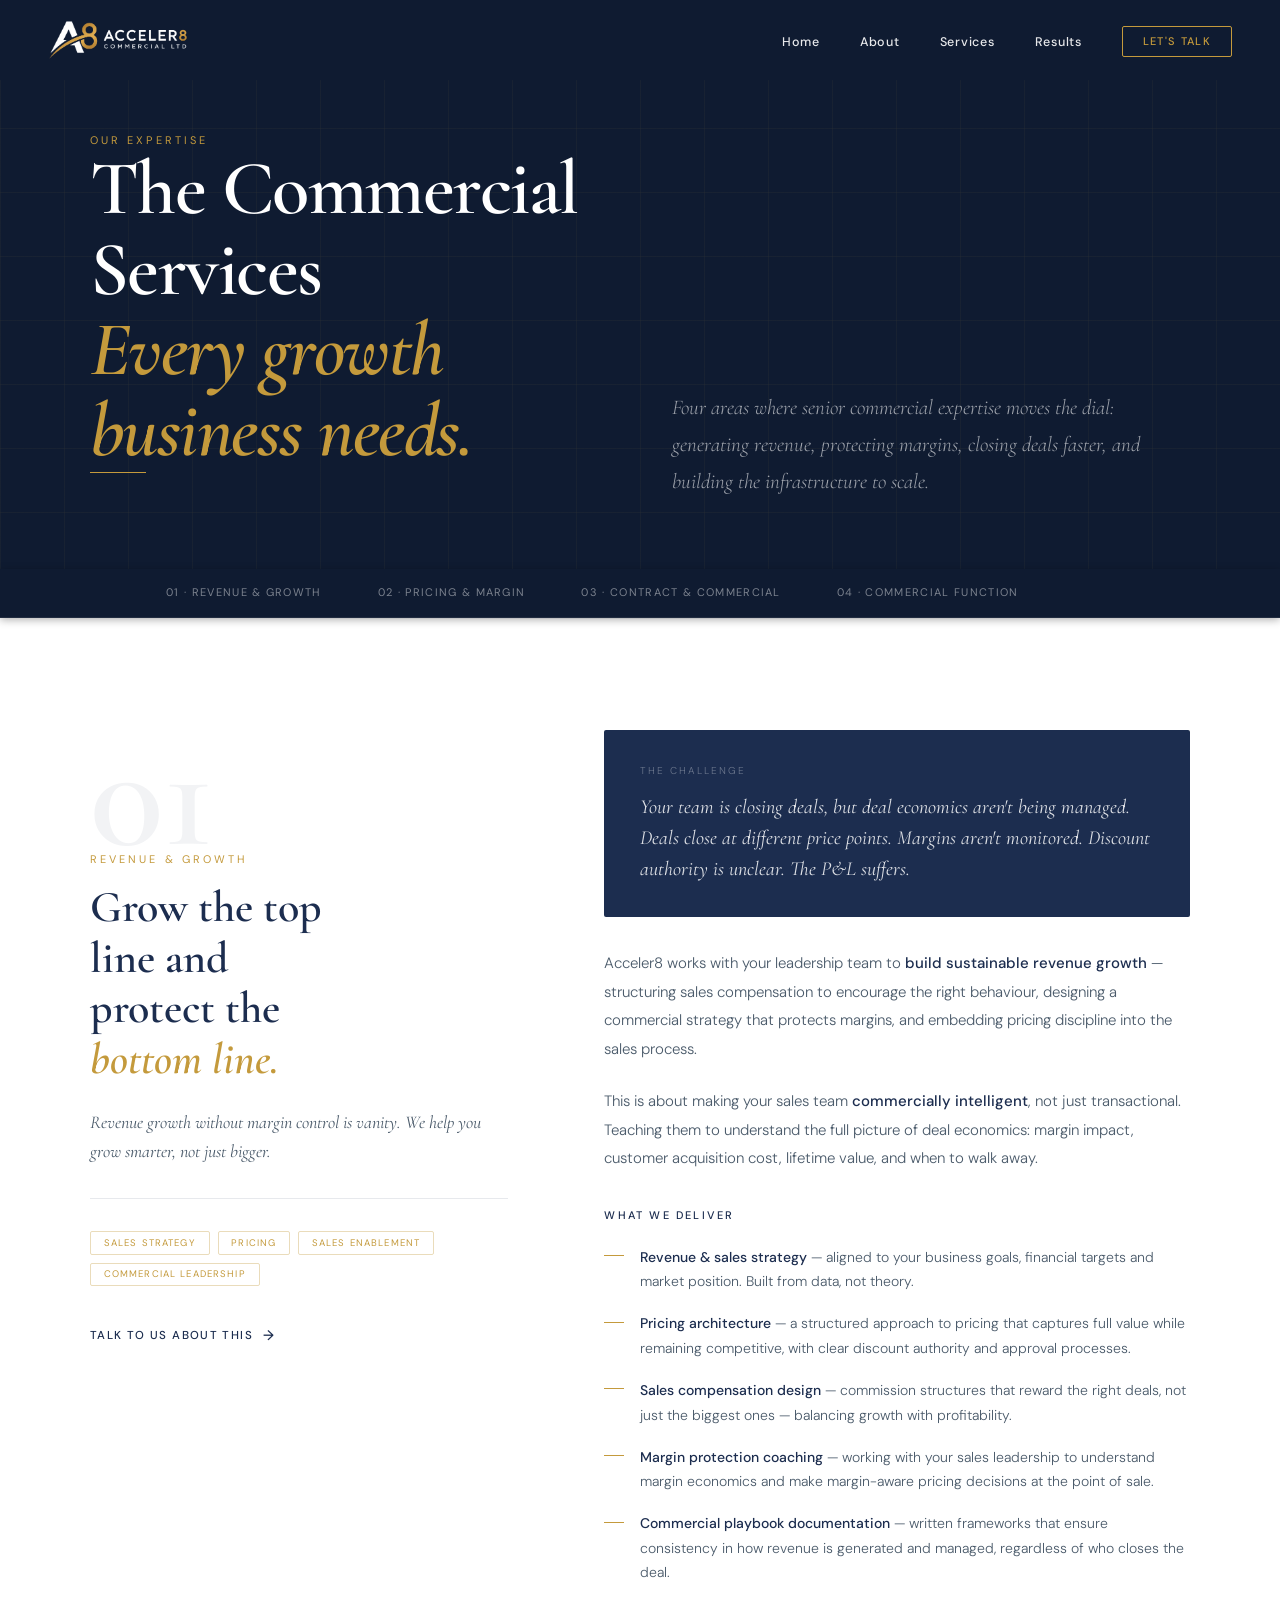
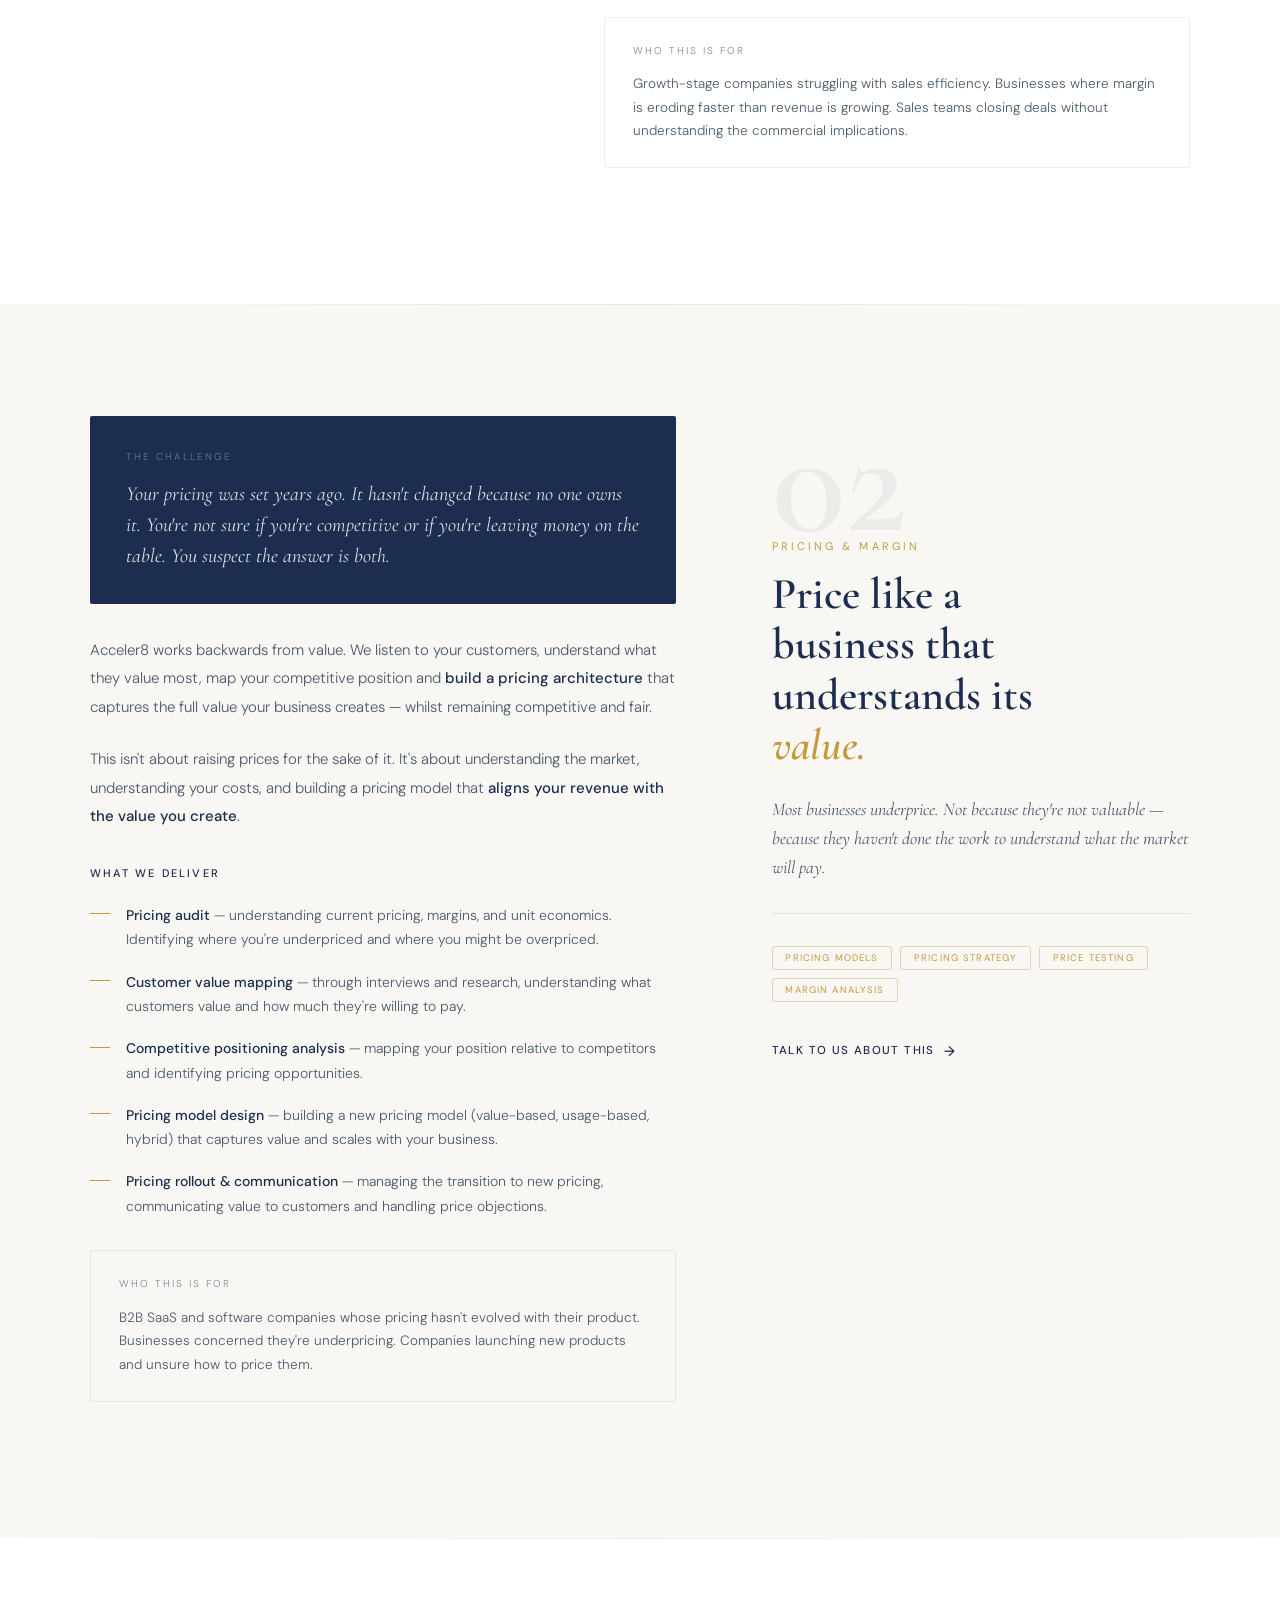
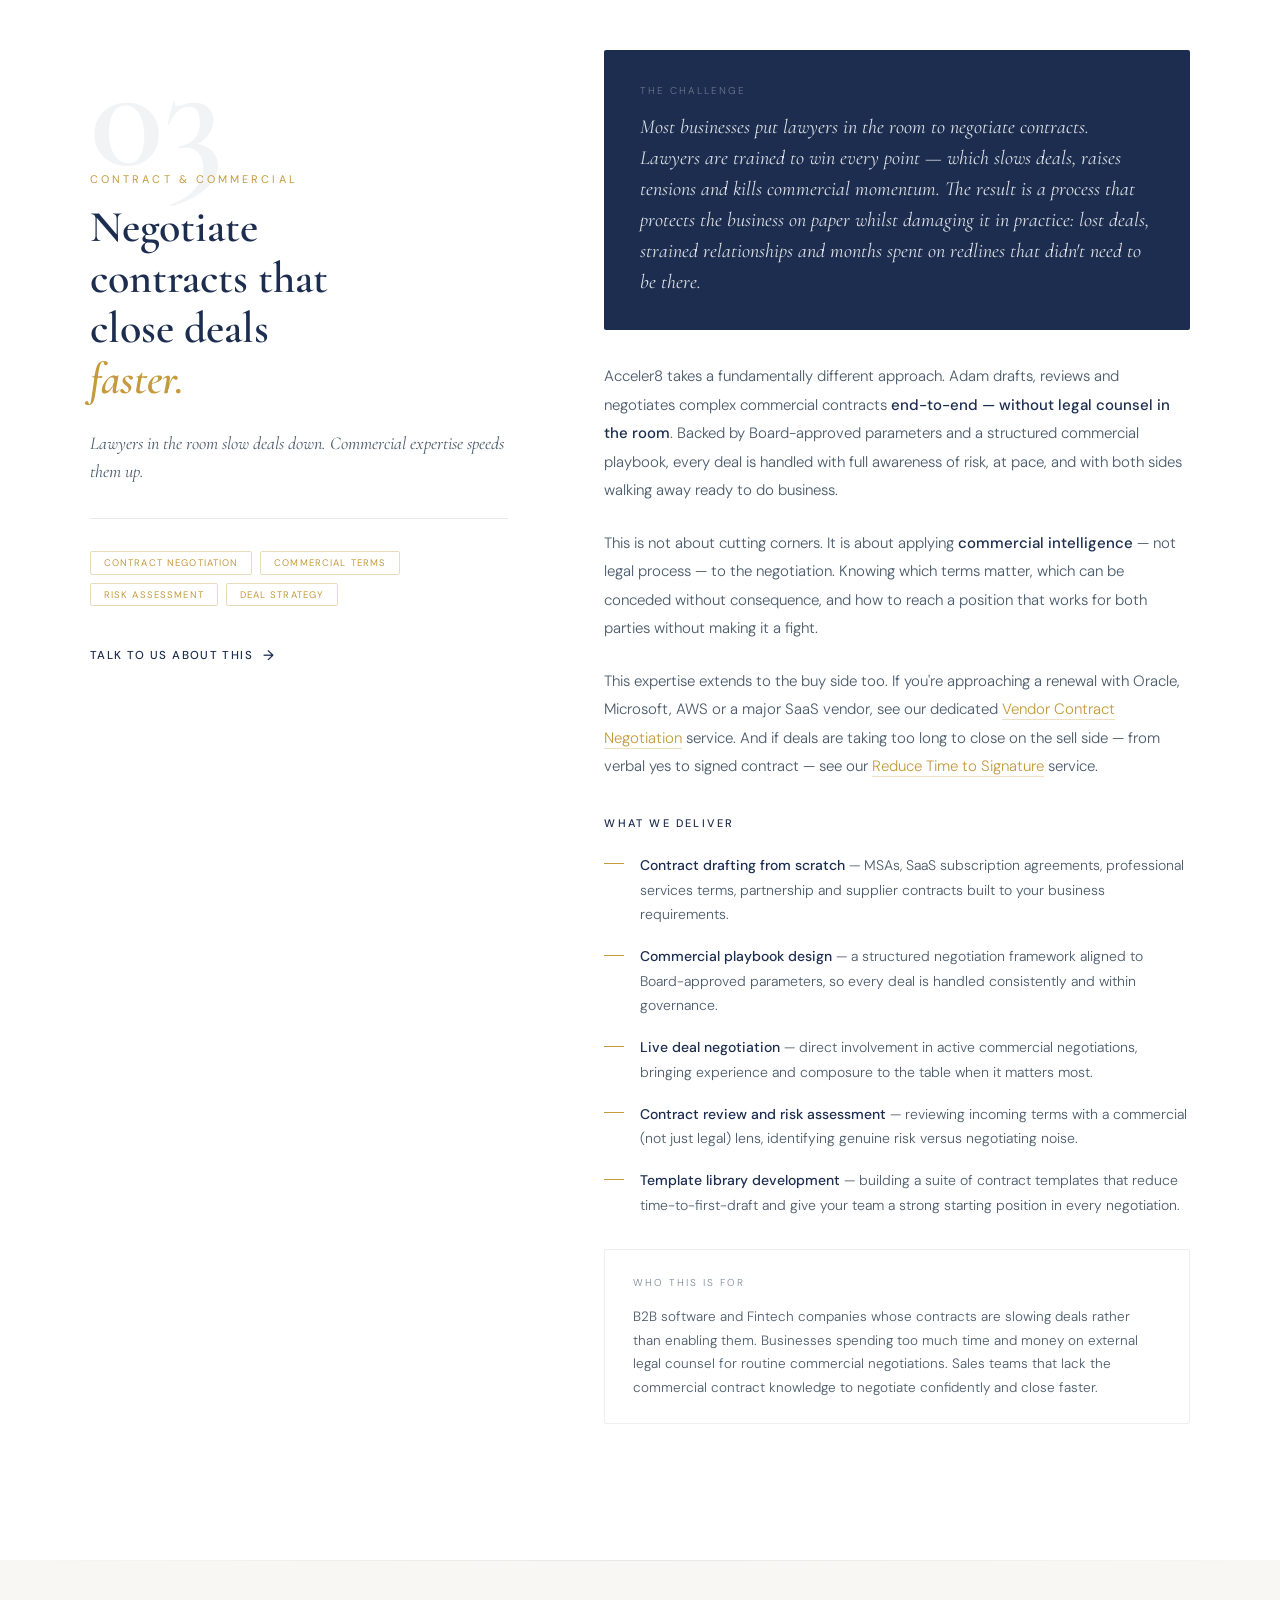
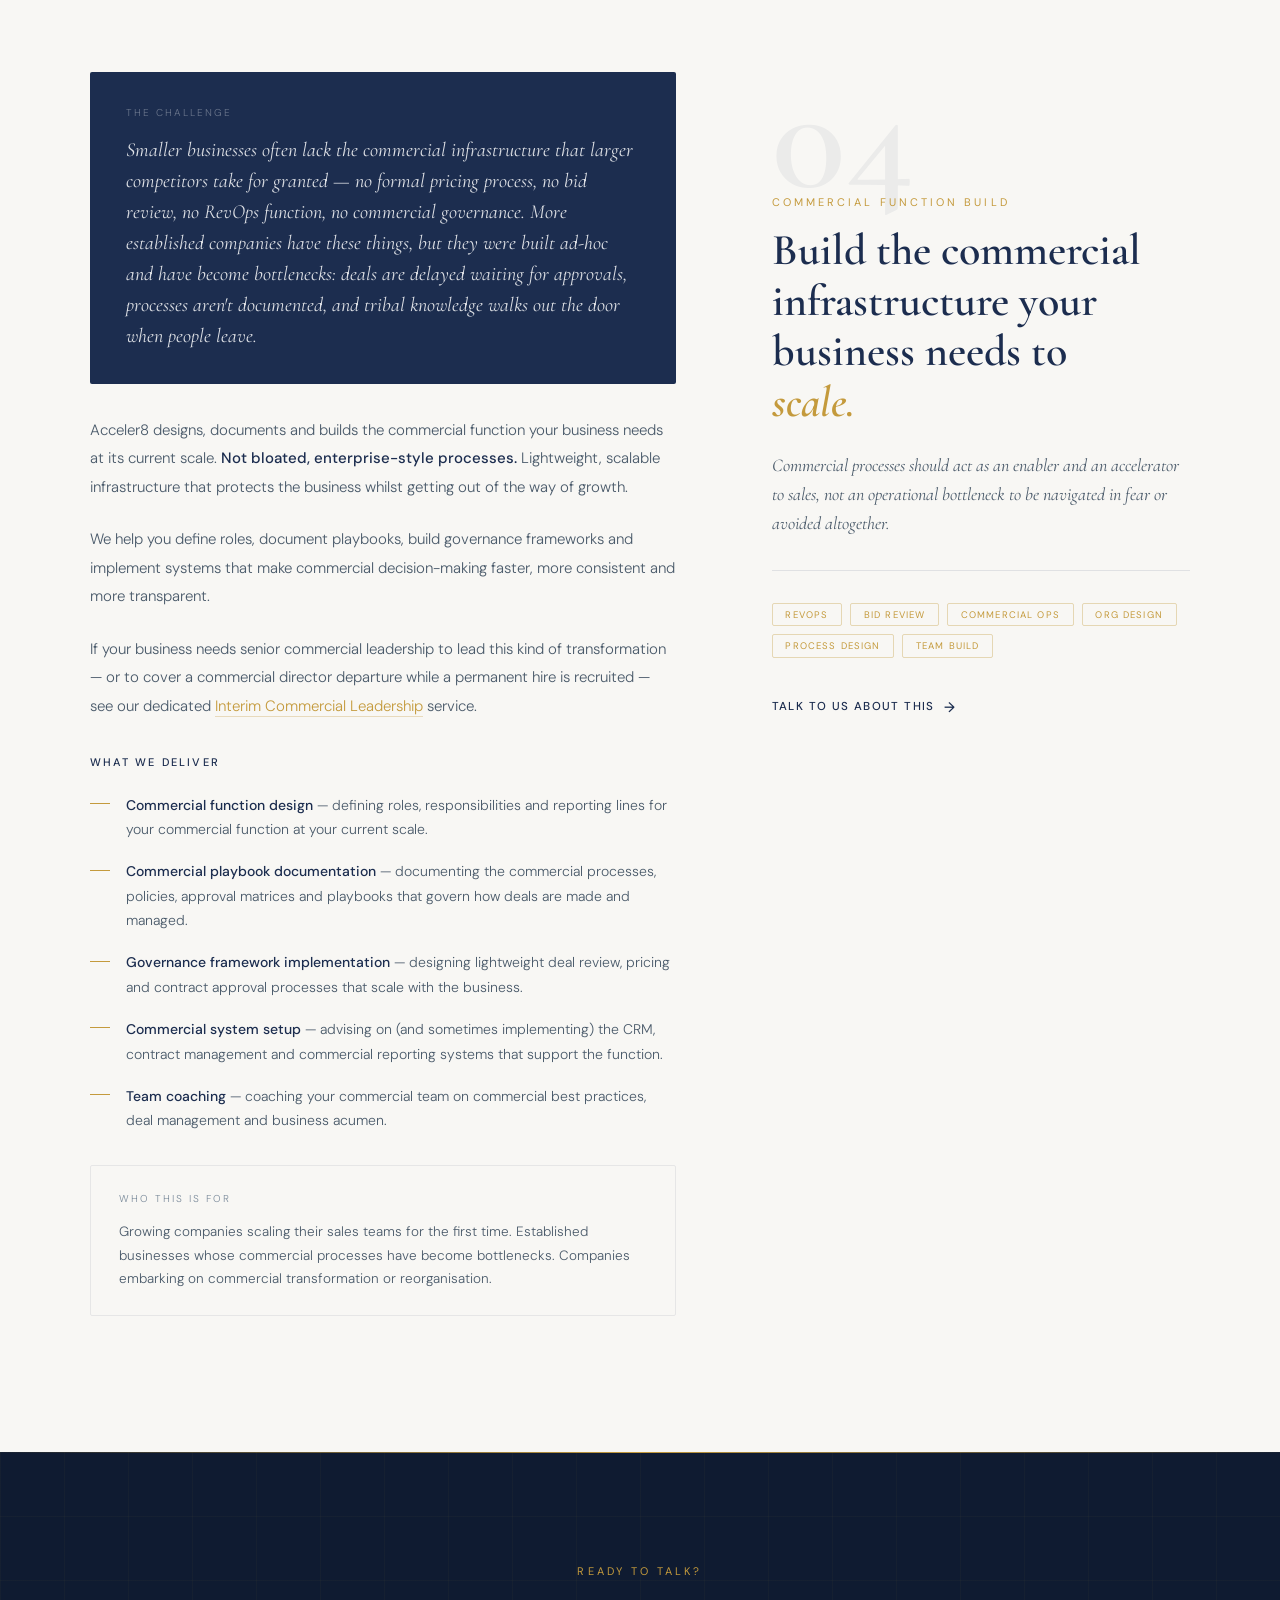
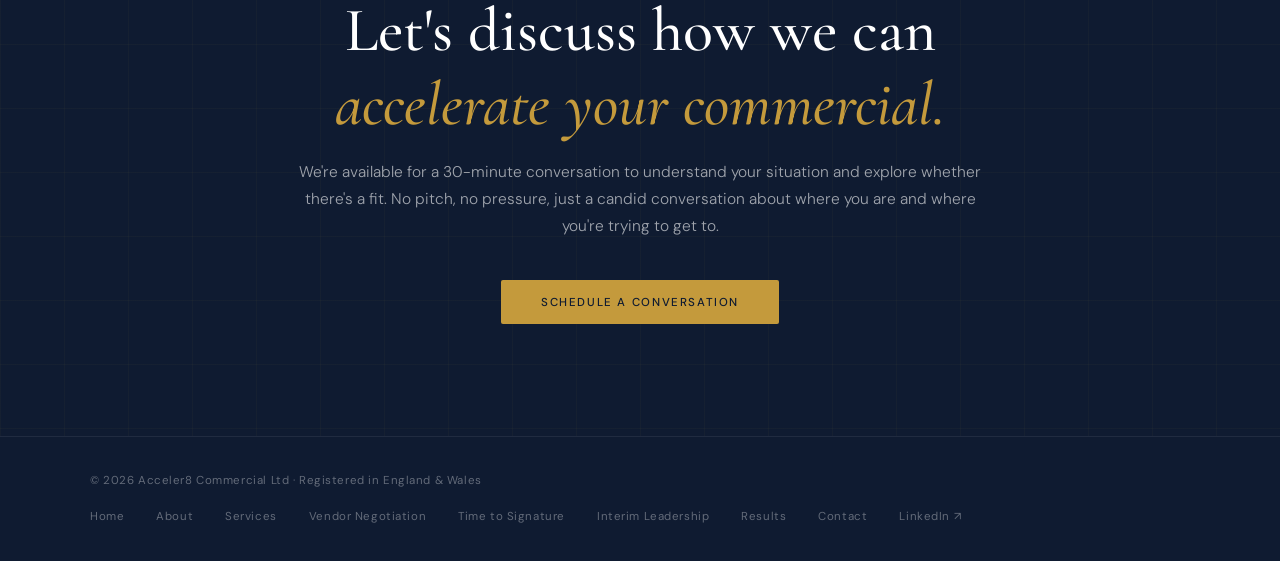
<file: services.html>
<!DOCTYPE html>
<html lang="en">
<head>
  <meta charset="UTF-8">
  <meta name="viewport" content="width=device-width, initial-scale=1.0">
  <title>Services — Acceler8 Commercial Ltd</title>
  <link href="https://fonts.googleapis.com/css2?family=Cormorant+Garamond:ital,wght@0,300;0,400;0,500;0,600;0,700;1,300;1,400;1,600&family=DM+Sans:opsz,wght@9..40,300;9..40,400;9..40,500&display=swap" rel="stylesheet">
  <link rel="stylesheet" href="styles.css">
  <style>
    /* Services-specific styles */
    #service-nav {
      position: sticky;
      top: 62px;
      z-index: 150;
      background: var(--navy-deep);
      border-bottom: 1px solid rgba(255, 255, 255, 0.08);
      box-shadow: 0 2px 8px rgba(0, 0, 0, 0.3);
      width: 100%;
      margin-top: -12px;
    }

    .svc-tabs {
      max-width: 1100px;
      margin: 0 auto;
      display: flex;
      padding: 0 3rem;
    }

    .svc-tab {
      padding: 1rem 1.75rem;
      font-size: 11px;
      letter-spacing: 0.12em;
      text-transform: uppercase;
      color: rgba(255, 255, 255, 0.45);
      cursor: pointer;
      border-bottom: 2px solid transparent;
      transition: color 0.2s, border-color 0.2s;
      white-space: nowrap;
      text-decoration: none;
      display: block;
    }

    .svc-tab:hover {
      color: rgba(255, 255, 255, 0.8);
    }

    .svc-tab.active {
      color: var(--gold);
      border-bottom-color: var(--gold);
    }

    .svc-section {
      padding: 7rem 3rem;
      position: relative;
    }

    .svc-section:nth-child(odd) {
      background: var(--white);
    }

    .svc-section:nth-child(even) {
      background: var(--cream);
    }

    .svc-section::before {
      content: '';
      position: absolute;
      top: 0;
      left: 0;
      right: 0;
      height: 1px;
      background: linear-gradient(90deg, transparent, rgba(28, 45, 79, 0.08), transparent);
    }

    .svc-inner {
      max-width: 1100px;
      margin: 0 auto;
      display: grid;
      grid-template-columns: 1fr 1.4fr;
      gap: 6rem;
      align-items: start;
    }

    .svc-inner.reverse {
      direction: rtl;
    }

    .svc-inner.reverse > * {
      direction: ltr;
    }

    .svc-left {
      position: sticky;
      top: 140px;
    }

    .svc-num {
      font-family: 'Cormorant Garamond', serif;
      font-size: clamp(80px, 12vw, 160px);
      font-weight: 600;
      line-height: 0.85;
      color: rgba(28, 45, 79, 0.06);
      margin-bottom: -0.5rem;
      display: block;
    }

    .svc-eyebrow {
      font-size: 11px;
      letter-spacing: 0.28em;
      text-transform: uppercase;
      color: var(--gold);
      margin-bottom: 1rem;
      display: block;
    }

    .svc-title {
      font-family: 'Cormorant Garamond', serif;
      font-size: clamp(28px, 3.5vw, 44px);
      font-weight: 600;
      color: var(--navy);
      line-height: 1.15;
      margin-bottom: 1.5rem;
    }

    .svc-title em {
      font-style: italic;
      color: var(--gold);
    }

    .svc-hook {
      font-family: 'Cormorant Garamond', serif;
      font-size: 18px;
      font-weight: 400;
      font-style: italic;
      color: var(--text-mid);
      line-height: 1.6;
      margin-bottom: 2rem;
      padding-bottom: 2rem;
      border-bottom: 1px solid rgba(28, 45, 79, 0.1);
    }

    .svc-tags {
      display: flex;
      flex-wrap: wrap;
      gap: 0.5rem;
      margin-top: 2rem;
    }

    .svc-tag {
      font-size: 9.5px;
      letter-spacing: 0.12em;
      text-transform: uppercase;
      color: var(--gold);
      border: 1px solid rgba(196, 154, 60, 0.35);
      padding: 0.3rem 0.8rem;
      border-radius: 2px;
    }

    .svc-cta {
      display: inline-flex;
      align-items: center;
      gap: 0.6rem;
      margin-top: 2.5rem;
      font-size: 11.5px;
      letter-spacing: 0.12em;
      text-transform: uppercase;
      color: var(--navy);
      text-decoration: none;
      font-weight: 500;
      transition: color 0.2s;
    }

    .svc-cta:hover {
      color: var(--gold);
    }

    .svc-cta::after {
      content: '→';
      font-size: 14px;
      transition: transform 0.2s;
    }

    .svc-cta:hover::after {
      transform: translateX(4px);
    }

    .svc-body p {
      font-size: 15px;
      line-height: 1.9;
      color: var(--text-mid);
      font-weight: 300;
      margin-bottom: 1.5rem;
    }

    .svc-body strong {
      color: var(--navy);
      font-weight: 500;
    }

    .svc-problem {
      background: var(--navy);
      padding: 2rem 2.25rem;
      border-radius: 2px;
      margin-bottom: 2rem;
    }

    .svc-problem-eye {
      font-size: 10px;
      letter-spacing: 0.2em;
      text-transform: uppercase;
      color: rgba(255, 255, 255, 0.35);
      margin-bottom: 0.75rem;
      display: block;
    }

    .svc-problem p {
      font-family: 'Cormorant Garamond', serif;
      font-size: 20px;
      font-weight: 400;
      font-style: italic;
      color: rgba(255, 255, 255, 0.85);
      line-height: 1.55;
      margin-bottom: 0;
    }

    .svc-delivers {
      margin-top: 2rem;
    }

    .svc-delivers-title {
      font-size: 11px;
      letter-spacing: 0.2em;
      text-transform: uppercase;
      color: var(--navy);
      margin-bottom: 1.25rem;
      display: block;
      font-weight: 500;
    }

    .svc-deliver-item {
      display: flex;
      gap: 1rem;
      margin-bottom: 1.1rem;
      align-items: flex-start;
    }

    .svc-deliver-item::before {
      content: '';
      width: 20px;
      height: 1px;
      background: var(--gold);
      flex-shrink: 0;
      margin-top: 0.65rem;
    }

    .svc-deliver-item p {
      font-size: 14px;
      line-height: 1.75;
      color: var(--text-mid);
      font-weight: 300;
      margin-bottom: 0;
    }

    .svc-deliver-item p strong {
      color: var(--navy);
      font-weight: 500;
    }

    .svc-who {
      margin-top: 2rem;
      padding: 1.5rem 1.75rem;
      border: 1px solid rgba(28, 45, 79, 0.08);
      border-radius: 2px;
    }

    .svc-who-eye {
      font-size: 10px;
      letter-spacing: 0.2em;
      text-transform: uppercase;
      color: var(--text-light);
      margin-bottom: 0.75rem;
      display: block;
    }

    .svc-who p {
      font-size: 13.5px;
      line-height: 1.75;
      color: var(--text-mid);
      font-weight: 300;
      margin-bottom: 0;
    }

    /* Mobile Responsive */
    @media (max-width: 1024px) {
      #service-nav { top: 60px; }
      .svc-tabs { padding: 0 2rem; overflow-x: auto; -webkit-overflow-scrolling: touch; }
      .svc-inner { grid-template-columns: 1fr; gap: 2rem; }
      .svc-section { padding: 4rem 2rem; }
      .svc-left { position: static; }
    }

    @media (max-width: 768px) {
      #service-nav { position: static; top: auto; margin-top: 0; background: var(--navy-deep); border-bottom: 1px solid rgba(255, 255, 255, 0.08); }
      .svc-tabs { padding: 0 1.5rem; overflow-x: auto; -webkit-overflow-scrolling: touch; flex-wrap: nowrap; gap: 0; white-space: nowrap; }
      .svc-tab { padding: 0.95rem 1.1rem; font-size: 11px; flex-shrink: 0; min-width: auto; min-height: 44px; display: inline-flex; align-items: center; }
      .svc-section { padding: 3rem 1.5rem; overflow: hidden; }
      .svc-inner { grid-template-columns: 1fr; gap: 2rem; max-width: 100%; margin: 0; padding: 0; }
      .svc-inner.reverse { direction: ltr; }
      .svc-left { position: static; top: auto; }
      .svc-num { font-size: clamp(48px, 10vw, 80px); margin-bottom: -0.75rem; }
      .svc-eyebrow { font-size: 10px; margin-bottom: 0.75rem; }
      .svc-title { font-size: clamp(22px, 5vw, 32px); margin-bottom: 1rem; }
      .svc-hook { font-size: 15px; margin-bottom: 1.5rem; padding-bottom: 1.5rem; }
      .svc-tags { gap: 0.4rem; }
      .svc-tag { font-size: 10px; padding: 0.3rem 0.7rem; }
      .svc-cta { font-size: 11px; margin-top: 2rem; padding: 0.65rem 0; min-height: 44px; display: inline-flex; align-items: center; }
      .svc-body p { font-size: 14px; line-height: 1.7; margin-bottom: 1.25rem; }
      .svc-problem { padding: 1.5rem 1.75rem; margin-bottom: 1.5rem; }
      .svc-problem p { font-size: 17px; }
      .svc-delivers-title { font-size: 10px; margin-bottom: 1rem; }
      .svc-deliver-item { gap: 0.75rem; margin-bottom: 0.9rem; }
      .svc-deliver-item p { font-size: 13px; }
      .svc-who { padding: 1.25rem 1.5rem; }
      .svc-who-eye { font-size: 9px; }
      .svc-who p { font-size: 12.5px; }
    }

    @media (max-width: 480px) {
      .svc-section { padding: 2.5rem 1rem; }
      .svc-inner { gap: 1.5rem; }
      .svc-num { font-size: clamp(40px, 8vw, 60px); }
      .svc-eyebrow { font-size: 9px; margin-bottom: 0.5rem; }
      .svc-title { font-size: clamp(18px, 4vw, 26px); margin-bottom: 0.75rem; line-height: 1.25; }
      .svc-hook { font-size: 14px; margin-bottom: 1rem; padding-bottom: 1rem; }
      .svc-tags { gap: 0.3rem; margin-top: 1rem; }
      .svc-tag { font-size: 10px; padding: 0.25rem 0.6rem; }
      .svc-cta { font-size: 11px; margin-top: 1.5rem; padding: 0.6rem 0; min-height: 44px; display: inline-flex; align-items: center; }
      .svc-body p { font-size: 13px; line-height: 1.6; margin-bottom: 1rem; }
      .svc-problem { padding: 1.25rem 1.5rem; margin-bottom: 1.25rem; }
      .svc-problem p { font-size: 15px; line-height: 1.4; }
      .svc-deliver-item { gap: 0.6rem; margin-bottom: 0.75rem; }
      .svc-deliver-item p { font-size: 12px; line-height: 1.6; }
      .svc-who { padding: 1rem 1.25rem; }
      .svc-who-eye { font-size: 8px; margin-bottom: 0.5rem; }
      .svc-who p { font-size: 12px; line-height: 1.6; }
    }
  </style>
  <link rel="icon" type="image/x-icon" href="favicon.ico">
  <link rel="icon" type="image/png" sizes="32x32" href="favicon-32.png">
  <link rel="apple-touch-icon" sizes="180x180" href="favicon-180.png">
  <link rel="icon" type="image/png" sizes="192x192" href="favicon-192.png">
  <link rel="icon" type="image/png" sizes="512x512" href="favicon-512.png">
</head>
<body>

  <!-- Skip to main content link -->
  <a href="#main-content" class="skip-link">Skip to main content</a>

  <!-- ══ NAVIGATION ══ -->
  <nav id="nav" class="closed">
    <a href="index.html" class="nav-logo" aria-label="Acceler8 Commercial Ltd">
      <img src="logo-on-dark-bg.webp" alt="Acceler8 Commercial Ltd" class="nav-logo-img">
    </a>
    <button class="mobile-menu-toggle" id="mobile-menu-toggle" aria-label="Toggle navigation menu" aria-expanded="false">☰</button>
    <ul class="nav-links">
      <li><a href="index.html">Home</a></li>
      <li><a href="about.html">About</a></li>
      <li><a href="services.html" class="active" aria-current="page">Services</a></li>
      <li><a href="results.html">Results</a></li>
      <li><a href="contact.html" class="nav-cta">Let's Talk</a></li>
    </ul>
  </nav>

  <!-- ══ HERO ══ -->
  <section id="hero">
    <div class="hero-inner">
      <div>
        <span class="hero-eyebrow">Our expertise</span>
        <h1 class="hero-h">The Commercial<br>Services<br><em>Every growth business needs.</em></h1>
        <div class="hero-rule"></div>
      </div>
      <div class="hero-right">
        <p class="hero-intro">Four areas where senior commercial expertise moves the dial: generating revenue, protecting margins, closing deals faster, and building the infrastructure to scale.</p>
      </div>
    </div>
  </section>

  <!-- ══ SERVICE NAVIGATION ══ -->
  <div id="service-nav">
    <div class="svc-tabs">
      <a href="#s01" class="svc-tab active">01 · Revenue &amp; Growth</a>
      <a href="#s02" class="svc-tab">02 · Pricing &amp; Margin</a>
      <a href="#s03" class="svc-tab">03 · Contract &amp; Commercial</a>
      <a href="#s04" class="svc-tab">04 · Commercial Function</a>
    </div>
  </div>

  <!-- ══ MAIN CONTENT ══ -->
  <main id="main-content">

    <!-- ══ SERVICE 01 ══ -->
    <section class="svc-section" id="s01">
      <div class="svc-inner">
        <div class="svc-left reveal">
          <span class="svc-num">01</span>
          <span class="svc-eyebrow">Revenue &amp; Growth</span>
          <h2 class="svc-title">Grow the top<br>line and<br>protect the<br><em>bottom line.</em></h2>
          <p class="svc-hook">Revenue growth without margin control is vanity. We help you grow smarter, not just bigger.</p>
          <div class="svc-tags">
            <span class="svc-tag">Sales Strategy</span>
            <span class="svc-tag">Pricing</span>
            <span class="svc-tag">Sales Enablement</span>
            <span class="svc-tag">Commercial Leadership</span>
          </div>
          <a href="contact.html" class="svc-cta">Talk to us about this</a>
        </div>
        <div class="svc-body">
          <div class="svc-problem reveal d1">
            <span class="svc-problem-eye">The challenge</span>
            <p>Your team is closing deals, but deal economics aren't being managed. Deals close at different price points. Margins aren't monitored. Discount authority is unclear. The P&amp;L suffers.</p>
          </div>
          <div class="reveal d2">
            <p>Acceler8 works with your leadership team to <strong>build sustainable revenue growth</strong> — structuring sales compensation to encourage the right behaviour, designing a commercial strategy that protects margins, and embedding pricing discipline into the sales process.</p>
            <p>This is about making your sales team <strong>commercially intelligent</strong>, not just transactional. Teaching them to understand the full picture of deal economics: margin impact, customer acquisition cost, lifetime value, and when to walk away.</p>
          </div>
          <div class="svc-delivers reveal d2">
            <span class="svc-delivers-title">What we deliver</span>
            <div class="svc-deliver-item"><p><strong>Revenue &amp; sales strategy</strong> — aligned to your business goals, financial targets and market position. Built from data, not theory.</p></div>
            <div class="svc-deliver-item"><p><strong>Pricing architecture</strong> — a structured approach to pricing that captures full value while remaining competitive, with clear discount authority and approval processes.</p></div>
            <div class="svc-deliver-item"><p><strong>Sales compensation design</strong> — commission structures that reward the right deals, not just the biggest ones — balancing growth with profitability.</p></div>
            <div class="svc-deliver-item"><p><strong>Margin protection coaching</strong> — working with your sales leadership to understand margin economics and make margin-aware pricing decisions at the point of sale.</p></div>
            <div class="svc-deliver-item"><p><strong>Commercial playbook documentation</strong> — written frameworks that ensure consistency in how revenue is generated and managed, regardless of who closes the deal.</p></div>
          </div>
          <div class="svc-who reveal d3">
            <span class="svc-who-eye">Who this is for</span>
            <p>Growth-stage companies struggling with sales efficiency. Businesses where margin is eroding faster than revenue is growing. Sales teams closing deals without understanding the commercial implications.</p>
          </div>
        </div>
      </div>
    </section>

    <!-- ══ SERVICE 02 ══ -->
    <section class="svc-section" id="s02">
      <div class="svc-inner reverse">
        <div class="svc-left reveal">
          <span class="svc-num">02</span>
          <span class="svc-eyebrow">Pricing &amp; Margin</span>
          <h2 class="svc-title">Price like a<br>business that<br>understands its<br><em>value.</em></h2>
          <p class="svc-hook">Most businesses underprice. Not because they're not valuable — because they haven't done the work to understand what the market will pay.</p>
          <div class="svc-tags">
            <span class="svc-tag">Pricing Models</span>
            <span class="svc-tag">Pricing Strategy</span>
            <span class="svc-tag">Price Testing</span>
            <span class="svc-tag">Margin Analysis</span>
          </div>
          <a href="contact.html" class="svc-cta">Talk to us about this</a>
        </div>
        <div class="svc-body">
          <div class="svc-problem reveal d1">
            <span class="svc-problem-eye">The challenge</span>
            <p>Your pricing was set years ago. It hasn't changed because no one owns it. You're not sure if you're competitive or if you're leaving money on the table. You suspect the answer is both.</p>
          </div>
          <div class="reveal d2">
            <p>Acceler8 works backwards from value. We listen to your customers, understand what they value most, map your competitive position and <strong>build a pricing architecture</strong> that captures the full value your business creates — whilst remaining competitive and fair.</p>
            <p>This isn't about raising prices for the sake of it. It's about understanding the market, understanding your costs, and building a pricing model that <strong>aligns your revenue with the value you create</strong>.</p>
          </div>
          <div class="svc-delivers reveal d2">
            <span class="svc-delivers-title">What we deliver</span>
            <div class="svc-deliver-item"><p><strong>Pricing audit</strong> — understanding current pricing, margins, and unit economics. Identifying where you're underpriced and where you might be overpriced.</p></div>
            <div class="svc-deliver-item"><p><strong>Customer value mapping</strong> — through interviews and research, understanding what customers value and how much they're willing to pay.</p></div>
            <div class="svc-deliver-item"><p><strong>Competitive positioning analysis</strong> — mapping your position relative to competitors and identifying pricing opportunities.</p></div>
            <div class="svc-deliver-item"><p><strong>Pricing model design</strong> — building a new pricing model (value-based, usage-based, hybrid) that captures value and scales with your business.</p></div>
            <div class="svc-deliver-item"><p><strong>Pricing rollout &amp; communication</strong> — managing the transition to new pricing, communicating value to customers and handling price objections.</p></div>
          </div>
          <div class="svc-who reveal d3">
            <span class="svc-who-eye">Who this is for</span>
            <p>B2B SaaS and software companies whose pricing hasn't evolved with their product. Businesses concerned they're underpricing. Companies launching new products and unsure how to price them.</p>
          </div>
        </div>
      </div>
    </section>

    <!-- ══ SERVICE 03 ══ -->
    <section class="svc-section" id="s03">
      <div class="svc-inner">
        <div class="svc-left reveal">
          <span class="svc-num">03</span>
          <span class="svc-eyebrow">Contract &amp; Commercial</span>
          <h2 class="svc-title">Negotiate<br>contracts that<br>close deals<br><em>faster.</em></h2>
          <p class="svc-hook">Lawyers in the room slow deals down. Commercial expertise speeds them up.</p>
          <div class="svc-tags">
            <span class="svc-tag">Contract Negotiation</span>
            <span class="svc-tag">Commercial Terms</span>
            <span class="svc-tag">Risk Assessment</span>
            <span class="svc-tag">Deal Strategy</span>
          </div>
          <a href="contact.html" class="svc-cta">Talk to us about this</a>
        </div>
        <div class="svc-body">
          <div class="svc-problem reveal d1">
            <span class="svc-problem-eye">The challenge</span>
            <p>Most businesses put lawyers in the room to negotiate contracts. Lawyers are trained to win every point — which slows deals, raises tensions and kills commercial momentum. The result is a process that protects the business on paper whilst damaging it in practice: lost deals, strained relationships and months spent on redlines that didn't need to be there.</p>
          </div>
          <div class="reveal d2">
            <p>Acceler8 takes a fundamentally different approach. Adam drafts, reviews and negotiates complex commercial contracts <strong>end-to-end — without legal counsel in the room</strong>. Backed by Board-approved parameters and a structured commercial playbook, every deal is handled with full awareness of risk, at pace, and with both sides walking away ready to do business.</p>
            <p>This is not about cutting corners. It is about applying <strong>commercial intelligence</strong> — not legal process — to the negotiation. Knowing which terms matter, which can be conceded without consequence, and how to reach a position that works for both parties without making it a fight.</p>
            <p>This expertise extends to the buy side too. If you're approaching a renewal with Oracle, Microsoft, AWS or a major SaaS vendor, see our dedicated <a href="vendor-contract-negotiation.html" style="color:var(--gold);text-decoration:none;border-bottom:1px solid rgba(196,154,60,0.3);">Vendor Contract Negotiation</a> service. And if deals are taking too long to close on the sell side — from verbal yes to signed contract — see our <a href="reduce-time-to-signature.html" style="color:var(--gold);text-decoration:none;border-bottom:1px solid rgba(196,154,60,0.3);">Reduce Time to Signature</a> service.</p>
          </div>
          <div class="svc-delivers reveal d2">
            <span class="svc-delivers-title">What we deliver</span>
            <div class="svc-deliver-item"><p><strong>Contract drafting from scratch</strong> — MSAs, SaaS subscription agreements, professional services terms, partnership and supplier contracts built to your business requirements.</p></div>
            <div class="svc-deliver-item"><p><strong>Commercial playbook design</strong> — a structured negotiation framework aligned to Board-approved parameters, so every deal is handled consistently and within governance.</p></div>
            <div class="svc-deliver-item"><p><strong>Live deal negotiation</strong> — direct involvement in active commercial negotiations, bringing experience and composure to the table when it matters most.</p></div>
            <div class="svc-deliver-item"><p><strong>Contract review and risk assessment</strong> — reviewing incoming terms with a commercial (not just legal) lens, identifying genuine risk versus negotiating noise.</p></div>
            <div class="svc-deliver-item"><p><strong>Template library development</strong> — building a suite of contract templates that reduce time-to-first-draft and give your team a strong starting position in every negotiation.</p></div>
          </div>
          <div class="svc-who reveal d3">
            <span class="svc-who-eye">Who this is for</span>
            <p>B2B software and Fintech companies whose contracts are slowing deals rather than enabling them. Businesses spending too much time and money on external legal counsel for routine commercial negotiations. Sales teams that lack the commercial contract knowledge to negotiate confidently and close faster.</p>
          </div>
        </div>
      </div>
    </section>

    <!-- ══ SERVICE 04 ══ -->
    <section class="svc-section" id="s04">
      <div class="svc-inner reverse">
        <div class="svc-left reveal">
          <span class="svc-num">04</span>
          <span class="svc-eyebrow">Commercial Function Build</span>
          <h2 class="svc-title">Build the commercial<br>infrastructure your<br>business needs to<br><em>scale.</em></h2>
          <p class="svc-hook">Commercial processes should act as an enabler and an accelerator to sales, not an operational bottleneck to be navigated in fear or avoided altogether.</p>
          <div class="svc-tags">
            <span class="svc-tag">RevOps</span>
            <span class="svc-tag">Bid Review</span>
            <span class="svc-tag">Commercial Ops</span>
            <span class="svc-tag">Org Design</span>
            <span class="svc-tag">Process Design</span>
            <span class="svc-tag">Team Build</span>
          </div>
          <a href="contact.html" class="svc-cta">Talk to us about this</a>
        </div>
        <div class="svc-body">
          <div class="svc-problem reveal d1">
            <span class="svc-problem-eye">The challenge</span>
            <p>Smaller businesses often lack the commercial infrastructure that larger competitors take for granted — no formal pricing process, no bid review, no RevOps function, no commercial governance. More established companies have these things, but they were built ad-hoc and have become bottlenecks: deals are delayed waiting for approvals, processes aren't documented, and tribal knowledge walks out the door when people leave.</p>
          </div>
          <div class="reveal d2">
            <p>Acceler8 designs, documents and builds the commercial function your business needs at its current scale. <strong>Not bloated, enterprise-style processes.</strong> Lightweight, scalable infrastructure that protects the business whilst getting out of the way of growth.</p>
            <p>We help you define roles, document playbooks, build governance frameworks and implement systems that make commercial decision-making faster, more consistent and more transparent.</p>
            <p>If your business needs senior commercial leadership to lead this kind of transformation — or to cover a commercial director departure while a permanent hire is recruited — see our dedicated <a href="interim-commercial-leadership.html" style="color:var(--gold);text-decoration:none;border-bottom:1px solid rgba(196,154,60,0.3);">Interim Commercial Leadership</a> service.</p>
          </div>
          <div class="svc-delivers reveal d2">
            <span class="svc-delivers-title">What we deliver</span>
            <div class="svc-deliver-item"><p><strong>Commercial function design</strong> — defining roles, responsibilities and reporting lines for your commercial function at your current scale.</p></div>
            <div class="svc-deliver-item"><p><strong>Commercial playbook documentation</strong> — documenting the commercial processes, policies, approval matrices and playbooks that govern how deals are made and managed.</p></div>
            <div class="svc-deliver-item"><p><strong>Governance framework implementation</strong> — designing lightweight deal review, pricing and contract approval processes that scale with the business.</p></div>
            <div class="svc-deliver-item"><p><strong>Commercial system setup</strong> — advising on (and sometimes implementing) the CRM, contract management and commercial reporting systems that support the function.</p></div>
            <div class="svc-deliver-item"><p><strong>Team coaching</strong> — coaching your commercial team on commercial best practices, deal management and business acumen.</p></div>
          </div>
          <div class="svc-who reveal d3">
            <span class="svc-who-eye">Who this is for</span>
            <p>Growing companies scaling their sales teams for the first time. Established businesses whose commercial processes have become bottlenecks. Companies embarking on commercial transformation or reorganisation.</p>
          </div>
        </div>
      </div>
    </section>

  </main>

  <!-- ══ CTA ══ -->
  <section id="cta">
    <div class="cta-inner">
      <span class="cta-eye">Ready to talk?</span>
      <h2 class="cta-h">Let's discuss how we can<br><em>accelerate your commercial.</em></h2>
      <p class="cta-p">We're available for a 30-minute conversation to understand your situation and explore whether there's a fit. No pitch, no pressure, just a candid conversation about where you are and where you're trying to get to.</p>
      <a href="contact.html" class="btn-gold">Schedule a conversation</a>
    </div>
  </section>

  <!-- ══ FOOTER ══ -->
  <footer>
    <div class="footer-in">
      <span class="footer-copy">© 2026 Acceler8 Commercial Ltd · Registered in England &amp; Wales</span>
      <ul class="footer-links">
        <li><a href="index.html">Home</a></li>
        <li><a href="about.html">About</a></li>
        <li><a href="services.html">Services</a></li>
        <li><a href="vendor-contract-negotiation.html">Vendor Negotiation</a></li>
        <li><a href="reduce-time-to-signature.html">Time to Signature</a></li>
        <li><a href="interim-commercial-leadership.html">Interim Leadership</a></li>
        <li><a href="results.html">Results</a></li>
        <li><a href="contact.html">Contact</a></li>
        <li><a href="https://www.linkedin.com/in/adamfsolley" target="_blank" rel="noopener noreferrer">LinkedIn ↗</a></li>
      </ul>
    </div>
  </footer>

  <!-- ══ JAVASCRIPT ══ -->
  <script>
    // Mobile menu toggle functionality
    const nav = document.getElementById('nav');
    const toggle = document.getElementById('mobile-menu-toggle');
    const navLinks = document.querySelectorAll('.nav-links a');

    // Toggle menu open/closed
    toggle.addEventListener('click', function() {
      nav.classList.toggle('open');
      nav.classList.toggle('closed');
      toggle.setAttribute('aria-expanded', nav.classList.contains('open'));
    });

    // Close menu when a link is clicked
    navLinks.forEach(link => {
      link.addEventListener('click', function() {
        nav.classList.remove('open');
        nav.classList.add('closed');
        toggle.setAttribute('aria-expanded', false);
      });
    });

    // Close menu when window is resized above 768px
    window.addEventListener('resize', function() {
      if (window.innerWidth > 768) {
        nav.classList.remove('open');
        nav.classList.add('closed');
        toggle.setAttribute('aria-expanded', false);
      }
    });

    // Nav scroll effect - keep solid background when scrolled
    window.addEventListener('scroll', () => {
      nav.classList.toggle('scrolled', window.scrollY > 40);
    });

    // Scroll spy for service tabs
    const tabs = document.querySelectorAll('.svc-tab');
    const sections = document.querySelectorAll('.svc-section');

    window.addEventListener('scroll', function() {
      let current = '';
      sections.forEach(section => {
        const sectionTop = section.offsetTop;
        const sectionHeight = section.clientHeight;
        if (pageYOffset >= sectionTop - 200) {
          current = section.getAttribute('id');
        }
      });

      tabs.forEach(tab => {
        tab.classList.remove('active');
        if (tab.getAttribute('href') === '#' + current) {
          tab.classList.add('active');
        }
      });
    });

    // Reveal animations on scroll
    const reveals = document.querySelectorAll('.reveal');
    const observer = new IntersectionObserver((entries) => {
      entries.forEach((entry) => {
        if (entry.isIntersecting) {
          entry.target.classList.add('in');
          observer.unobserve(entry.target);
        }
      });
    }, { threshold: 0.08, rootMargin: '0px 0px -40px 0px' });
    reveals.forEach(el => observer.observe(el));
  </script>
</body>
</html>
</file>
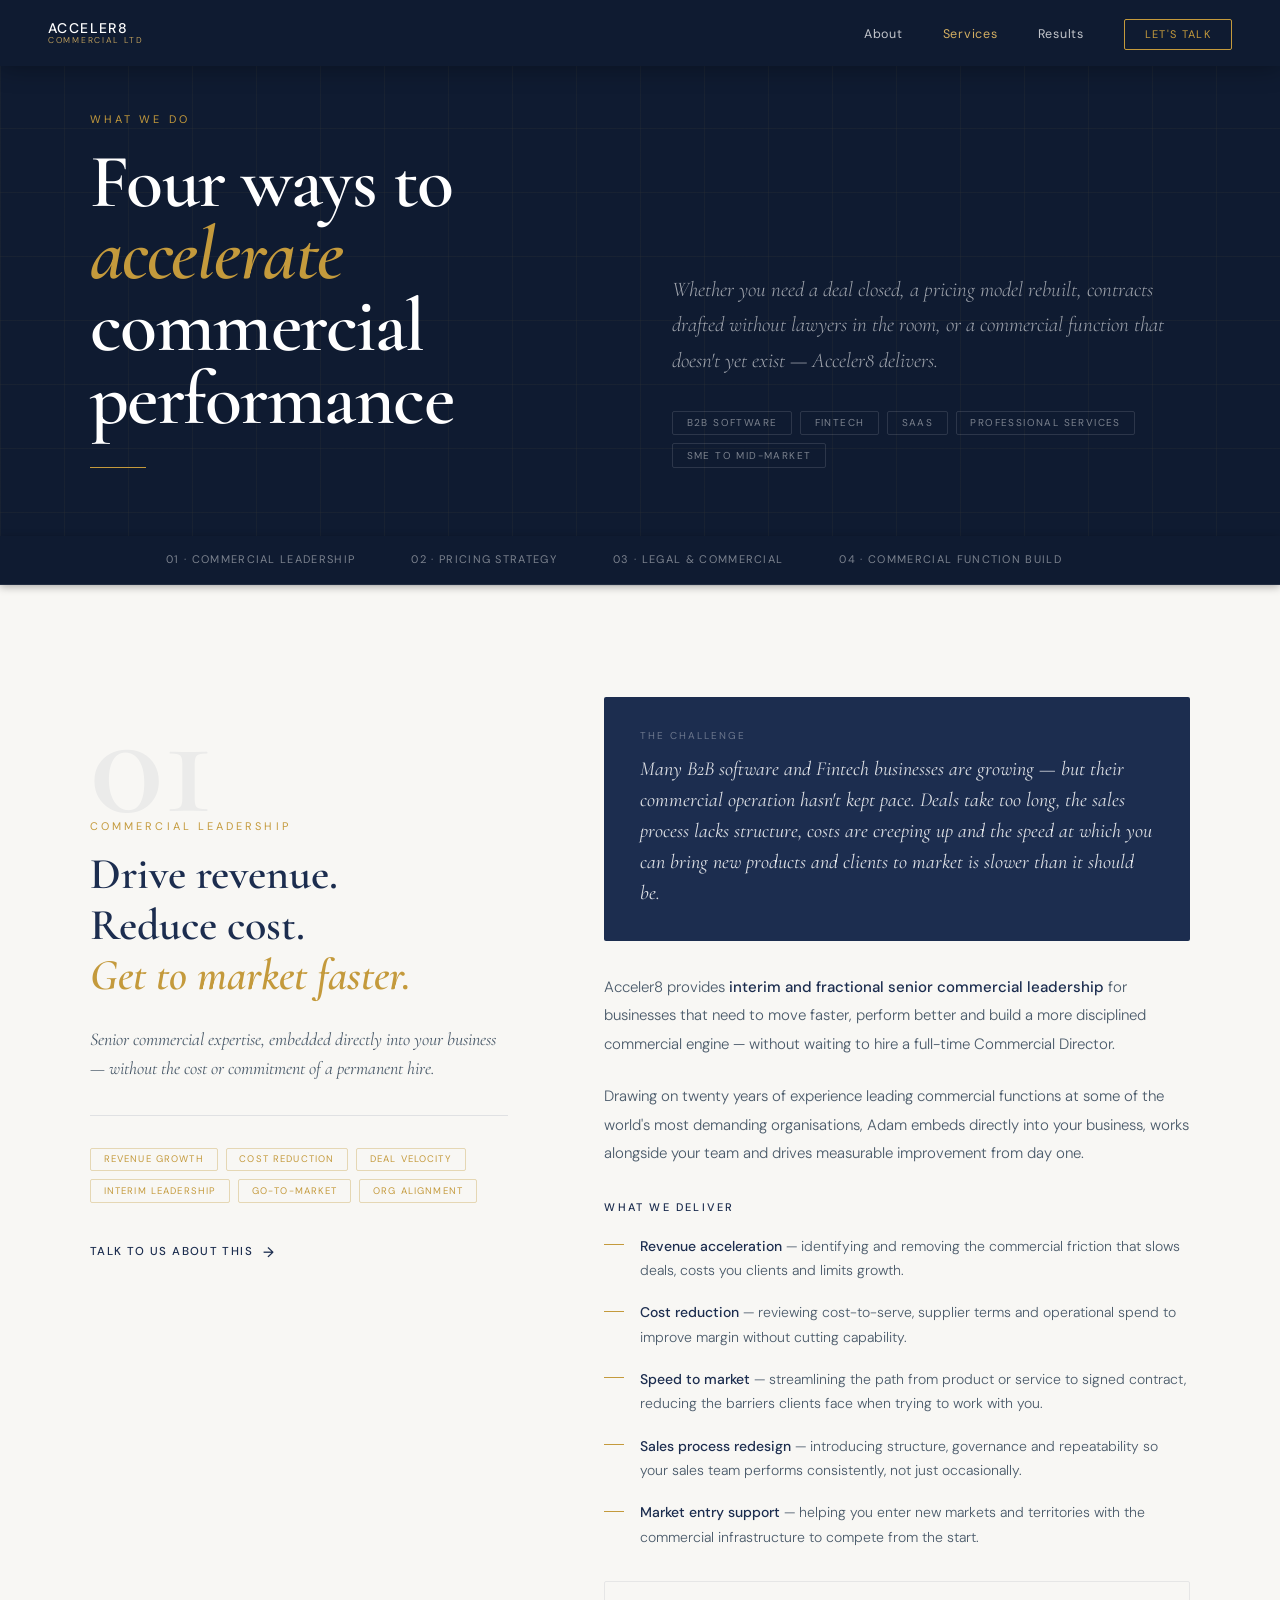
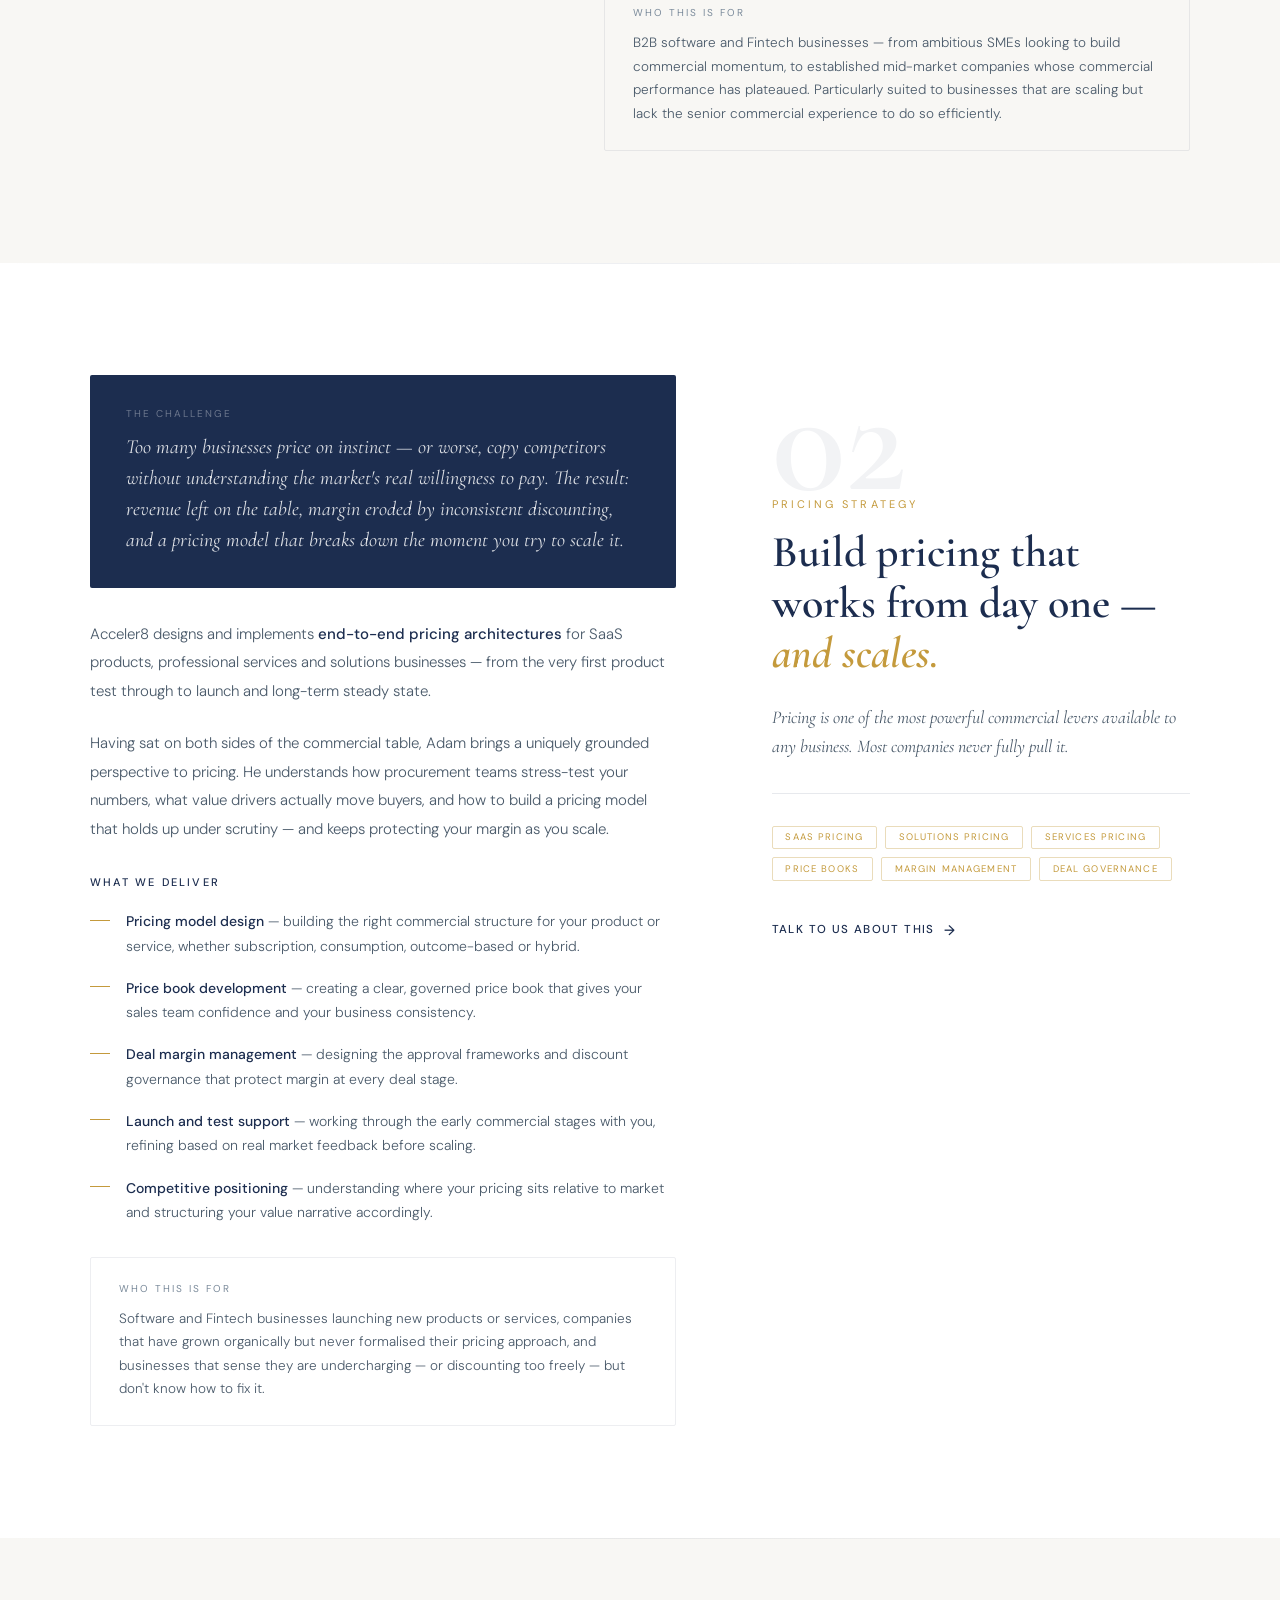
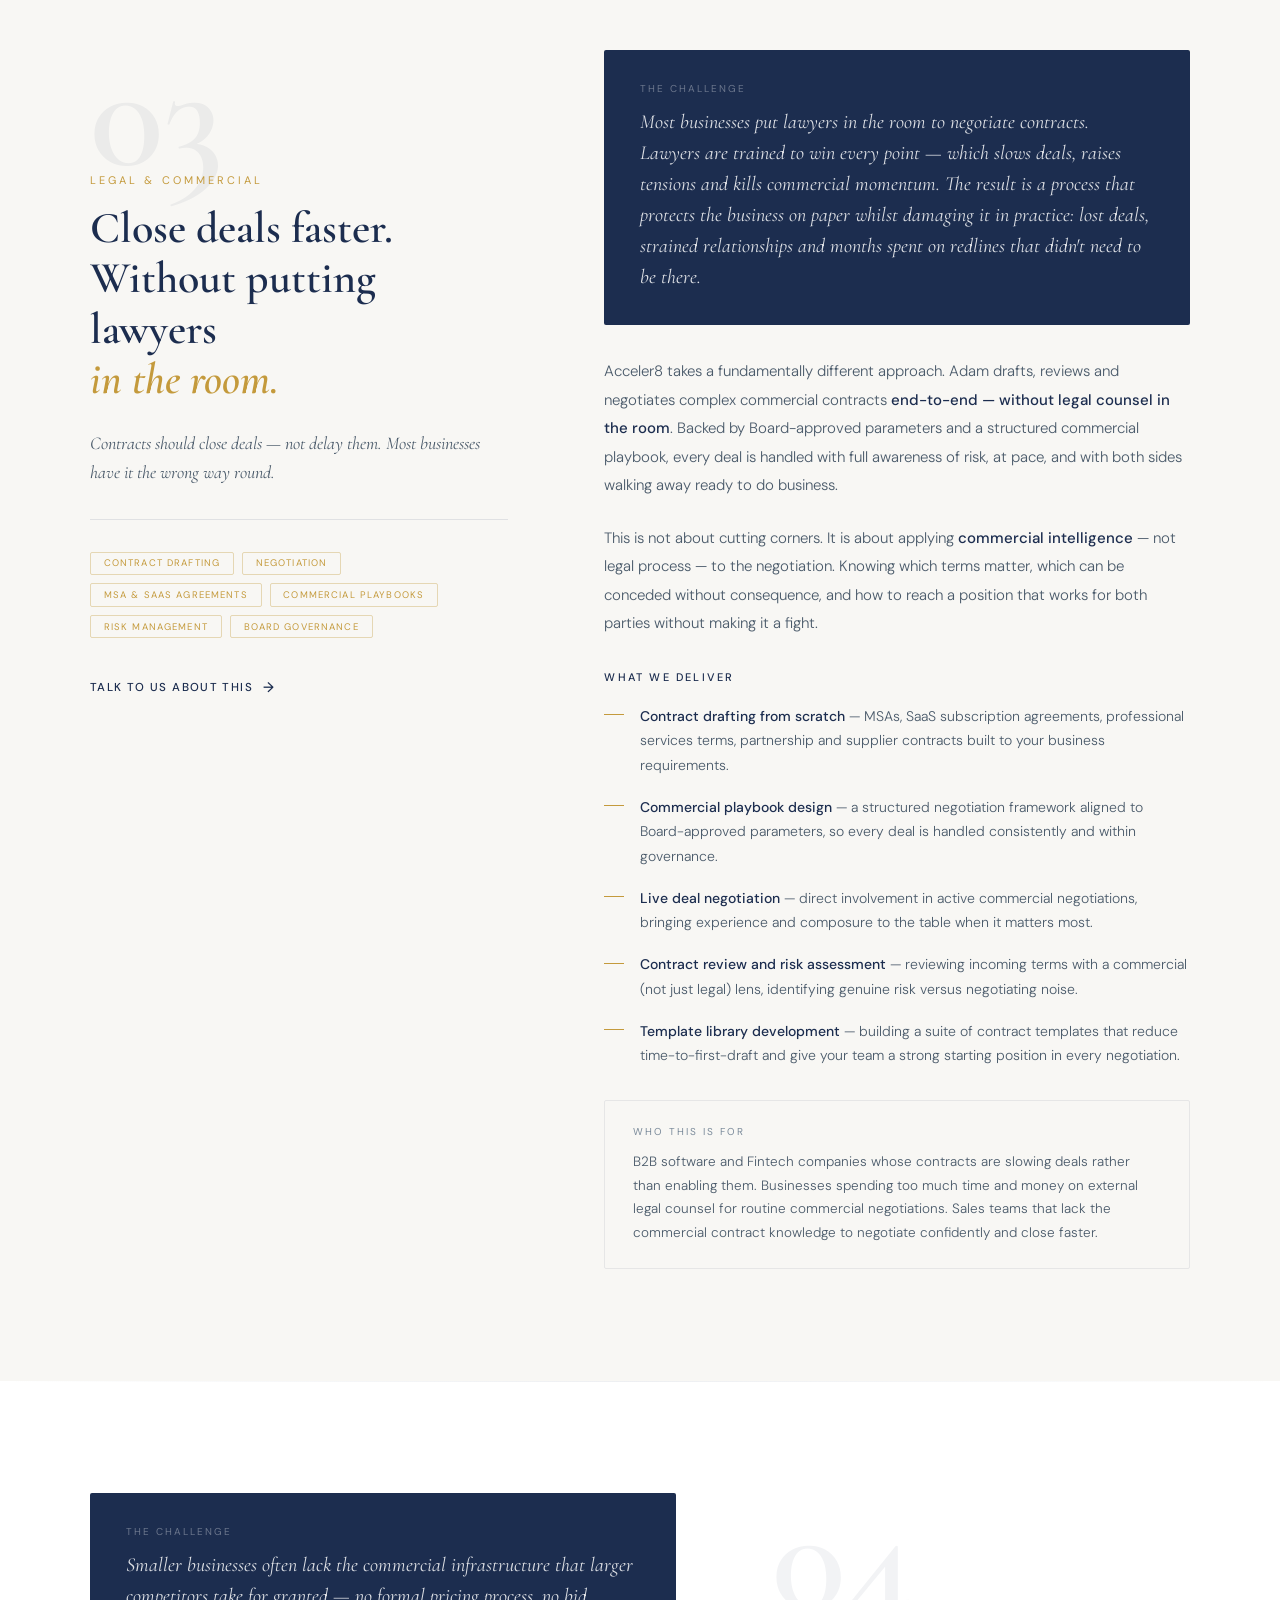
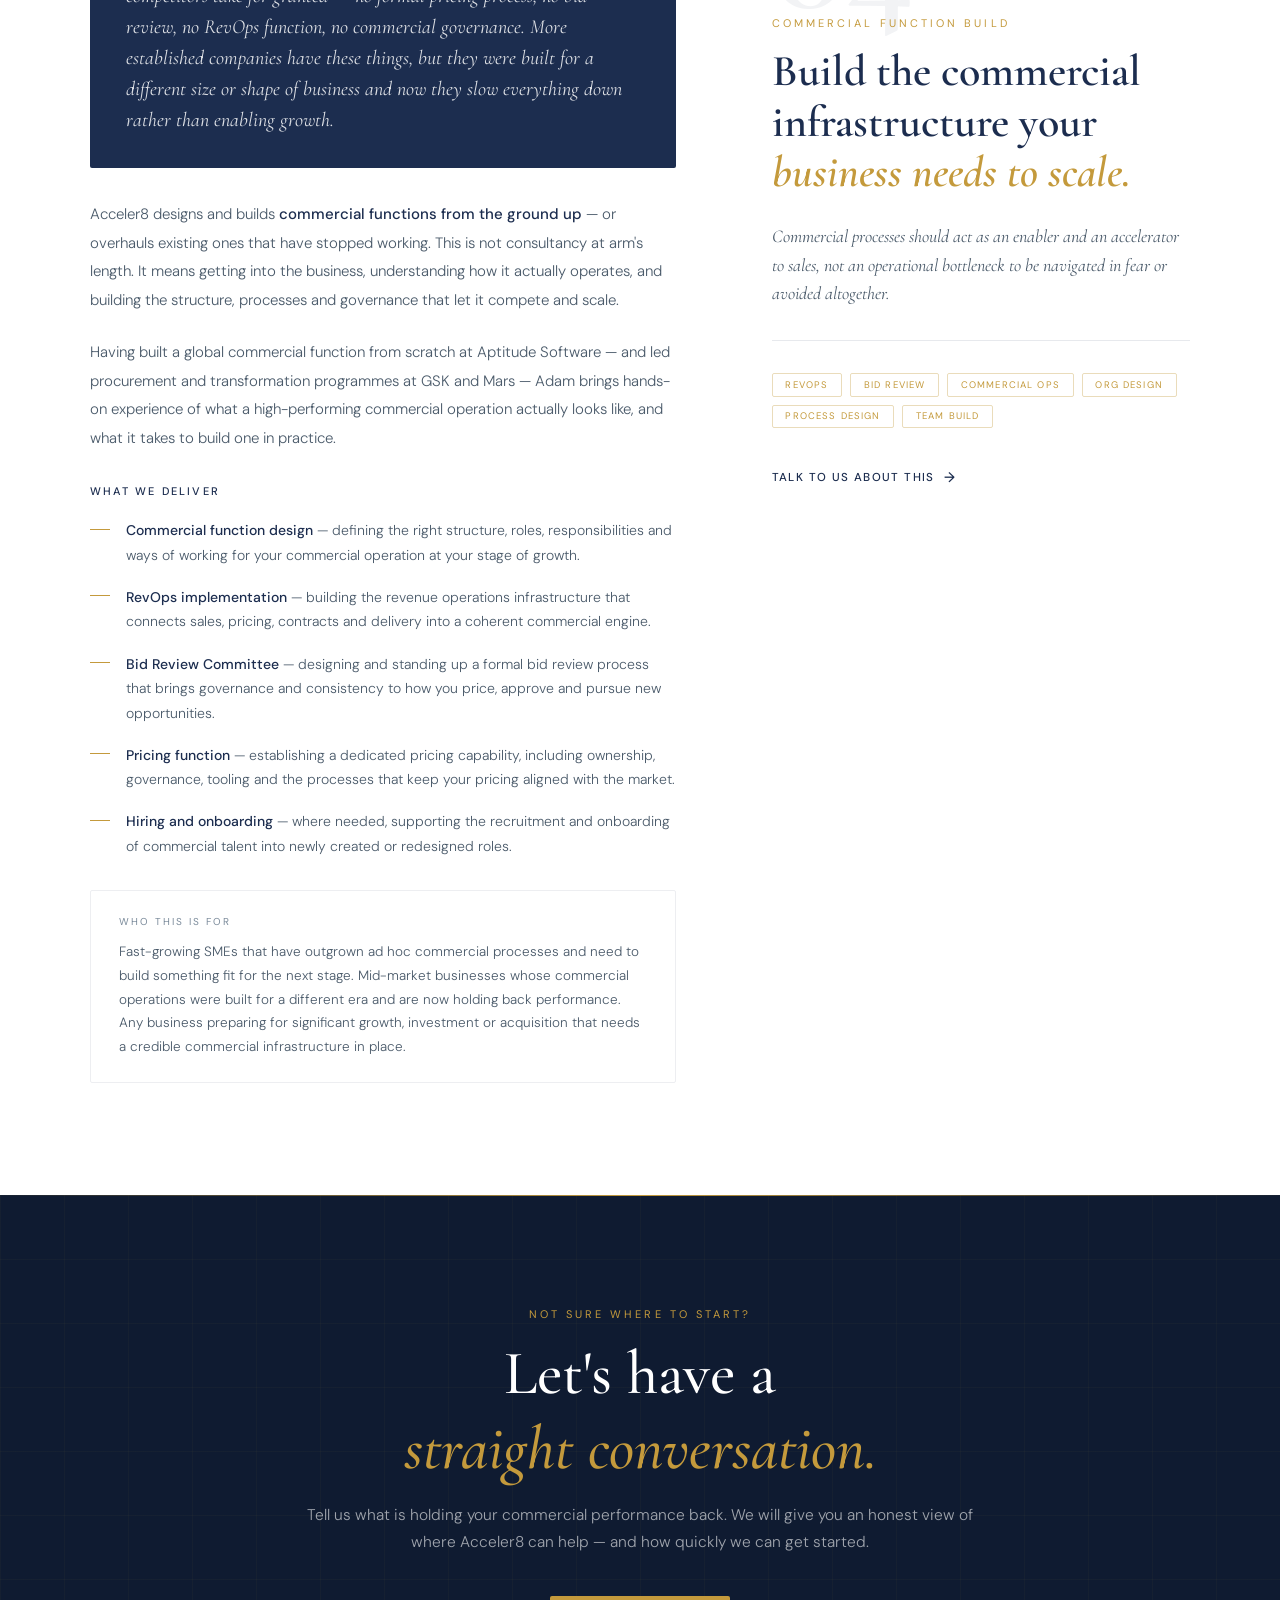
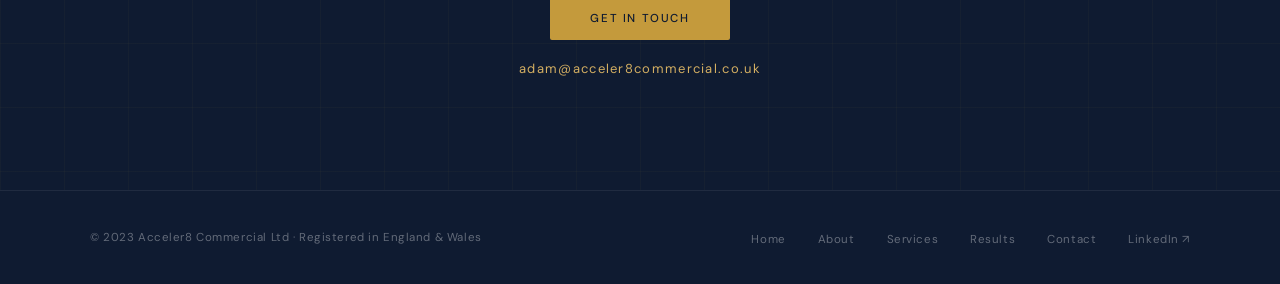
<file: services[1].html>
<!DOCTYPE html>
<html lang="en">
<head>
<meta charset="UTF-8">
<meta name="viewport" content="width=device-width, initial-scale=1.0">
<title>Services — Acceler8 Commercial Ltd</title>
<link href="https://fonts.googleapis.com/css2?family=Cormorant+Garamond:ital,wght@0,300;0,400;0,500;0,600;0,700;1,300;1,400;1,600&family=DM+Sans:opsz,wght@9..40,300;9..40,400;9..40,500&display=swap" rel="stylesheet">
<style>
*,*::before,*::after{box-sizing:border-box;margin:0;padding:0}
:root{--navy:#1C2D4F;--navy-deep:#0F1B31;--gold:#C49A3C;--gold-light:#D4AF62;--cream:#F8F7F4;--white:#fff;--text-mid:#4A5A6A;--text-light:#7A8A9A;}
html{scroll-behavior:smooth}
body{font-family:'DM Sans',sans-serif;background:var(--cream);color:var(--navy);overflow-x:hidden}

/* ── NAV ── */
nav{position:fixed;top:0;left:0;right:0;z-index:200;padding:1.25rem 3rem;display:flex;align-items:center;justify-content:space-between;background:var(--navy-deep);box-shadow:0 1px 24px rgba(0,0,0,.35)}
.nav-logo{display:flex;align-items:center;gap:10px;text-decoration:none}
.nav-logo-text{display:flex;flex-direction:column;line-height:1.15}
.nav-logo-main{font-size:14px;font-weight:500;color:#fff;letter-spacing:.1em;text-transform:uppercase}
.nav-logo-sub{font-size:8.5px;font-weight:300;color:var(--gold-light);letter-spacing:.2em;text-transform:uppercase}
.nav-links{display:flex;align-items:center;gap:2.5rem;list-style:none}
.nav-links a{text-decoration:none;color:rgba(255,255,255,.75);font-size:12.5px;letter-spacing:.06em;transition:color .2s}
.nav-links a:hover,.nav-links a.active{color:var(--gold-light)}
.nav-cta{padding:.45rem 1.25rem;border:1px solid var(--gold);color:var(--gold)!important;border-radius:2px;font-size:11px!important;letter-spacing:.12em!important;text-transform:uppercase;transition:background .2s,color .2s!important}
.nav-cta:hover{background:var(--gold)!important;color:var(--navy-deep)!important}
.logo-svg{width:44px;height:44px}

/* ── HERO ── */
#hero{min-height:48vh;background:var(--navy-deep);display:flex;align-items:flex-end;padding:7rem 3rem 5rem;position:relative;overflow:hidden}
#hero::before{content:'';position:absolute;inset:0;background-image:linear-gradient(rgba(196,154,60,.05) 1px,transparent 1px),linear-gradient(90deg,rgba(196,154,60,.05) 1px,transparent 1px);background-size:64px 64px}
#hero::after{content:'';position:absolute;bottom:0;left:0;right:0;height:1px;background:linear-gradient(90deg,transparent,var(--gold),transparent)}
.hero-inner{max-width:1100px;margin:0 auto;width:100%;position:relative;z-index:1;display:grid;grid-template-columns:1fr 1fr;gap:4rem;align-items:flex-end}
.hero-eyebrow{font-size:11px;letter-spacing:.28em;text-transform:uppercase;color:var(--gold);margin-bottom:1.25rem;display:block;opacity:0;animation:fadeUp .7s .2s ease forwards}
.hero-h{font-family:'Cormorant Garamond',serif;font-size:clamp(40px,6vw,76px);font-weight:600;line-height:.95;color:#fff;letter-spacing:-.02em;margin-bottom:0;opacity:0;animation:fadeUp .7s .35s ease forwards}
.hero-h em{font-style:italic;color:var(--gold)}
.hero-rule{width:56px;height:1px;background:var(--gold);margin-top:2rem;opacity:0;animation:fadeUp .7s .5s ease forwards}
.hero-right{opacity:0;animation:fadeUp .7s .5s ease forwards}
.hero-intro{font-family:'Cormorant Garamond',serif;font-size:clamp(17px,1.8vw,21px);font-weight:300;font-style:italic;color:rgba(255,255,255,.6);line-height:1.7;margin-bottom:2rem}
.hero-pills{display:flex;flex-wrap:wrap;gap:.5rem}
.hero-pill{font-size:10px;letter-spacing:.14em;text-transform:uppercase;color:rgba(255,255,255,.45);border:1px solid rgba(255,255,255,.12);padding:.3rem .85rem;border-radius:2px}

/* ── SERVICE NAV ── */
#service-nav{position:sticky;top:62px;z-index:150;background:var(--navy);background-color:#0F1B31 !important;border-bottom:1px solid rgba(255,255,255,.08);box-shadow:0 2px 8px rgba(0,0,0,.3);width:100%;margin-top:-12px}
.svc-tabs{max-width:1100px;margin:0 auto;display:flex;padding:0 3rem}
.svc-tab{padding:1rem 1.75rem;font-size:11px;letter-spacing:.12em;text-transform:uppercase;color:rgba(255,255,255,.45);cursor:pointer;border-bottom:2px solid transparent;transition:color .2s,border-color .2s;white-space:nowrap;text-decoration:none;display:block}
.svc-tab:hover{color:rgba(255,255,255,.8)}
.svc-tab.active{color:var(--gold);border-bottom-color:var(--gold)}

/* ── SERVICE SECTIONS ── */
.svc-section{padding:7rem 3rem;position:relative}
.svc-section:nth-child(odd){background:var(--white)}
.svc-section:nth-child(even){background:var(--cream)}
.svc-section::before{content:'';position:absolute;top:0;left:0;right:0;height:1px;background:linear-gradient(90deg,transparent,rgba(28,45,79,.08),transparent)}
.svc-inner{max-width:1100px;margin:0 auto;display:grid;grid-template-columns:1fr 1.4fr;gap:6rem;align-items:start}
.svc-inner.reverse{direction:rtl}
.svc-inner.reverse > *{direction:ltr}
.svc-left{position:sticky;top:140px}
.svc-num{font-family:'Cormorant Garamond',serif;font-size:clamp(80px,12vw,160px);font-weight:600;line-height:.85;color:rgba(28,45,79,.06);margin-bottom:-.5rem;display:block}
.svc-eyebrow{font-size:11px;letter-spacing:.28em;text-transform:uppercase;color:var(--gold);margin-bottom:1rem;display:block}
.svc-title{font-family:'Cormorant Garamond',serif;font-size:clamp(28px,3.5vw,44px);font-weight:600;color:var(--navy);line-height:1.15;margin-bottom:1.5rem}
.svc-title em{font-style:italic;color:var(--gold)}
.svc-hook{font-family:'Cormorant Garamond',serif;font-size:18px;font-weight:400;font-style:italic;color:var(--text-mid);line-height:1.6;margin-bottom:2rem;padding-bottom:2rem;border-bottom:1px solid rgba(28,45,79,.1)}
.svc-tags{display:flex;flex-wrap:wrap;gap:.5rem;margin-top:2rem}
.svc-tag{font-size:9.5px;letter-spacing:.12em;text-transform:uppercase;color:var(--gold);border:1px solid rgba(196,154,60,.35);padding:.3rem .8rem;border-radius:2px}
.svc-cta{display:inline-flex;align-items:center;gap:.6rem;margin-top:2.5rem;font-size:11.5px;letter-spacing:.12em;text-transform:uppercase;color:var(--navy);text-decoration:none;font-weight:500;transition:color .2s}
.svc-cta:hover{color:var(--gold)}
.svc-cta::after{content:'→';font-size:14px;transition:transform .2s}
.svc-cta:hover::after{transform:translateX(4px)}

/* Right column */
.svc-body p{font-size:15px;line-height:1.9;color:var(--text-mid);font-weight:300;margin-bottom:1.5rem}
.svc-body strong{color:var(--navy);font-weight:500}
.svc-problem{background:var(--navy);padding:2rem 2.25rem;border-radius:2px;margin-bottom:2rem}
.svc-problem-eye{font-size:10px;letter-spacing:.2em;text-transform:uppercase;color:rgba(255,255,255,.35);margin-bottom:.75rem;display:block}
.svc-problem p{font-family:'Cormorant Garamond',serif;font-size:20px;font-weight:400;font-style:italic;color:rgba(255,255,255,.85);line-height:1.55;margin-bottom:0}
.svc-delivers{margin-top:2rem}
.svc-delivers-title{font-size:11px;letter-spacing:.2em;text-transform:uppercase;color:var(--navy);margin-bottom:1.25rem;display:block;font-weight:500}
.svc-deliver-item{display:flex;gap:1rem;margin-bottom:1.1rem;align-items:flex-start}
.svc-deliver-item::before{content:'';width:20px;height:1px;background:var(--gold);flex-shrink:0;margin-top:.65rem}
.svc-deliver-item p{font-size:14px;line-height:1.75;color:var(--text-mid);font-weight:300;margin-bottom:0}
.svc-deliver-item p strong{color:var(--navy);font-weight:500}
.svc-who{margin-top:2rem;padding:1.5rem 1.75rem;border:1px solid rgba(28,45,79,.08);border-radius:2px}
.svc-who-eye{font-size:10px;letter-spacing:.2em;text-transform:uppercase;color:var(--text-light);margin-bottom:.75rem;display:block}
.svc-who p{font-size:13.5px;line-height:1.75;color:var(--text-mid);font-weight:300;margin-bottom:0}

/* ── CTA ── */
#cta{background:var(--navy-deep);padding:7rem 3rem;text-align:center;position:relative;overflow:hidden}
#cta::before{content:'';position:absolute;inset:0;background-image:linear-gradient(rgba(196,154,60,.04) 1px,transparent 1px),linear-gradient(90deg,rgba(196,154,60,.04) 1px,transparent 1px);background-size:64px 64px}
#cta::after{content:'';position:absolute;top:0;left:0;right:0;height:1px;background:linear-gradient(90deg,transparent,var(--gold),transparent)}
.cta-inner{position:relative;z-index:1;max-width:700px;margin:0 auto}
.cta-eye{display:block;font-size:11px;letter-spacing:.28em;text-transform:uppercase;color:var(--gold);margin-bottom:1rem}
.cta-h{font-family:'Cormorant Garamond',serif;font-size:clamp(34px,5vw,62px);font-weight:500;color:#fff;line-height:1.2;margin-bottom:1rem}
.cta-h em{font-style:italic;color:var(--gold)}
.cta-p{font-size:15.5px;font-weight:300;color:rgba(255,255,255,.6);line-height:1.75;margin-bottom:2.5rem}
.btn-gold{display:inline-block;padding:.9rem 2.5rem;background:var(--gold);color:var(--navy-deep);text-decoration:none;font-size:11.5px;font-weight:500;letter-spacing:.14em;text-transform:uppercase;border-radius:2px;transition:background .2s,transform .2s}
.btn-gold:hover{background:var(--gold-light);transform:translateY(-2px)}
.cta-email{display:inline-block;font-size:13px;letter-spacing:.1em;color:var(--gold-light);text-decoration:none;margin-top:1.25rem;transition:color .2s}
.cta-email:hover{color:#fff}

/* ── FOOTER ── */
footer{background:var(--navy-deep);padding:2.25rem 3rem;border-top:1px solid rgba(255,255,255,.07)}
.footer-in{max-width:1100px;margin:0 auto;display:flex;align-items:center;justify-content:space-between;flex-wrap:wrap;gap:1rem}

/* Mobile Responsive */
@media(max-width:768px){
  nav{padding:1rem 1.5rem}
  .nav-logo-text{display:none}
  .nav-links{gap:1rem}
  .nav-links a{font-size:11px}
  .hero-inner{grid-template-columns:1fr;gap:2rem;padding:1.5rem}
  .hero-h{font-size:clamp(28px,5vw,48px);line-height:1.1}
  .svc-header{padding:2rem 1.5rem;text-align:center}
  .section-h-dark{font-size:clamp(24px,5vw,40px)}
  .svc-tabs{padding:0 1.5rem;gap:0.5rem;font-size:11px}
  .svc-inner{grid-template-columns:1fr;gap:3rem;padding:0 1.5rem}
  .svc-section{padding:2rem 1.5rem}
  .svc-num{font-size:3rem}
  .svc-title{font-size:20px}
  .svc-body{font-size:14px}
  .svc-sub{font-size:14px}
  .cta-inner{padding:2rem 1.5rem}
  .cta-h{font-size:clamp(24px,5vw,42px)}
  .cta-p{font-size:14px}
  .btn-gold{padding:0.9rem 1.8rem;font-size:12px}
}
.footer-copy{font-size:11.5px;color:rgba(255,255,255,.35);letter-spacing:.05em}
.footer-links{display:flex;gap:2rem;list-style:none}
.footer-links a{font-size:11.5px;color:rgba(255,255,255,.35);text-decoration:none;letter-spacing:.05em;transition:color .2s}
.footer-links a:hover{color:var(--gold-light)}

/* ── ANIMATIONS ── */
@keyframes fadeUp{from{opacity:0;transform:translateY(22px)}to{opacity:1;transform:translateY(0)}}
.reveal{opacity:0;transform:translateY(26px);transition:opacity .75s ease,transform .75s ease}
.reveal.in{opacity:1;transform:translateY(0)}
.d1{transition-delay:.1s}.d2{transition-delay:.2s}.d3{transition-delay:.3s}.d4{transition-delay:.4s}
</style>
</head>
<body>

<!-- ══ NAV ══ -->
<nav>
  <a href="index.html" class="nav-logo">
    
    <span class="nav-logo-text">
      <span class="nav-logo-main">Acceler8</span>
      <span class="nav-logo-sub">Commercial Ltd</span>
    </span>
  </a>
  <ul class="nav-links">
    <li><a href="about.html">About</a></li>
    <li><a href="services.html" class="active">Services</a></li>
    <li><a href="results.html">Results</a></li>
    <li><a href="contact.html" class="nav-cta">Let's Talk</a></li>
  </ul>
</nav>

<!-- ══ HERO ══ -->
<section id="hero">
  <div class="hero-inner">
    <div>
      <span class="hero-eyebrow">What we do</span>
      <h1 class="hero-h">Four ways to <em>accelerate</em><br>commercial performance</h1>
      <div class="hero-rule"></div>
    </div>
    <div class="hero-right">
      <p class="hero-intro">Whether you need a deal closed, a pricing model rebuilt, contracts drafted without lawyers in the room, or a commercial function that doesn't yet exist — Acceler8 delivers.</p>
      <div class="hero-pills">
        <span class="hero-pill">B2B Software</span>
        <span class="hero-pill">Fintech</span>
        <span class="hero-pill">SaaS</span>
        <span class="hero-pill">Professional Services</span>
        <span class="hero-pill">SME to Mid-Market</span>
      </div>
    </div>
  </div>
</section>

<!-- ══ SERVICE NAV ══ -->
<div id="service-nav">
  <div class="svc-tabs">
    <a href="#s01" class="svc-tab active">01 · Commercial Leadership</a>
    <a href="#s02" class="svc-tab">02 · Pricing Strategy</a>
    <a href="#s03" class="svc-tab">03 · Legal &amp; Commercial</a>
    <a href="#s04" class="svc-tab">04 · Commercial Function Build</a>
  </div>
</div>

<!-- ══ SERVICE 01 ══ -->
<section class="svc-section" id="s01">
  <div class="svc-inner">
    <div class="svc-left reveal">
      <span class="svc-num">01</span>
      <span class="svc-eyebrow">Commercial Leadership</span>
      <h2 class="svc-title">Drive revenue.<br>Reduce cost.<br><em>Get to market faster.</em></h2>
      <p class="svc-hook">Senior commercial expertise, embedded directly into your business — without the cost or commitment of a permanent hire.</p>
      <div class="svc-tags">
        <span class="svc-tag">Revenue Growth</span>
        <span class="svc-tag">Cost Reduction</span>
        <span class="svc-tag">Deal Velocity</span>
        <span class="svc-tag">Interim Leadership</span>
        <span class="svc-tag">Go-To-Market</span>
        <span class="svc-tag">Org Alignment</span>
      </div>
      <a href="contact.html" class="svc-cta">Talk to us about this</a>
    </div>
    <div class="svc-body">
      <div class="svc-problem reveal d1">
        <span class="svc-problem-eye">The challenge</span>
        <p>Many B2B software and Fintech businesses are growing — but their commercial operation hasn't kept pace. Deals take too long, the sales process lacks structure, costs are creeping up and the speed at which you can bring new products and clients to market is slower than it should be.</p>
      </div>
      <div class="reveal d2">
        <p>Acceler8 provides <strong>interim and fractional senior commercial leadership</strong> for businesses that need to move faster, perform better and build a more disciplined commercial engine — without waiting to hire a full-time Commercial Director.</p>
        <p>Drawing on twenty years of experience leading commercial functions at some of the world's most demanding organisations, Adam embeds directly into your business, works alongside your team and drives measurable improvement from day one.</p>
      </div>
      <div class="svc-delivers reveal d2">
        <span class="svc-delivers-title">What we deliver</span>
        <div class="svc-deliver-item"><p><strong>Revenue acceleration</strong> — identifying and removing the commercial friction that slows deals, costs you clients and limits growth.</p></div>
        <div class="svc-deliver-item"><p><strong>Cost reduction</strong> — reviewing cost-to-serve, supplier terms and operational spend to improve margin without cutting capability.</p></div>
        <div class="svc-deliver-item"><p><strong>Speed to market</strong> — streamlining the path from product or service to signed contract, reducing the barriers clients face when trying to work with you.</p></div>
        <div class="svc-deliver-item"><p><strong>Sales process redesign</strong> — introducing structure, governance and repeatability so your sales team performs consistently, not just occasionally.</p></div>
        <div class="svc-deliver-item"><p><strong>Market entry support</strong> — helping you enter new markets and territories with the commercial infrastructure to compete from the start.</p></div>
      </div>
      <div class="svc-who reveal d3">
        <span class="svc-who-eye">Who this is for</span>
        <p>B2B software and Fintech businesses — from ambitious SMEs looking to build commercial momentum, to established mid-market companies whose commercial performance has plateaued. Particularly suited to businesses that are scaling but lack the senior commercial experience to do so efficiently.</p>
      </div>
    </div>
  </div>
</section>

<!-- ══ SERVICE 02 ══ -->
<section class="svc-section" id="s02">
  <div class="svc-inner reverse">
    <div class="svc-left reveal">
      <span class="svc-num">02</span>
      <span class="svc-eyebrow">Pricing Strategy</span>
      <h2 class="svc-title">Build pricing that<br>works from day one —<br><em>and scales.</em></h2>
      <p class="svc-hook">Pricing is one of the most powerful commercial levers available to any business. Most companies never fully pull it.</p>
      <div class="svc-tags">
        <span class="svc-tag">SaaS Pricing</span>
        <span class="svc-tag">Solutions Pricing</span>
        <span class="svc-tag">Services Pricing</span>
        <span class="svc-tag">Price Books</span>
        <span class="svc-tag">Margin Management</span>
        <span class="svc-tag">Deal Governance</span>
      </div>
      <a href="contact.html" class="svc-cta">Talk to us about this</a>
    </div>
    <div class="svc-body">
      <div class="svc-problem reveal d1">
        <span class="svc-problem-eye">The challenge</span>
        <p>Too many businesses price on instinct — or worse, copy competitors without understanding the market's real willingness to pay. The result: revenue left on the table, margin eroded by inconsistent discounting, and a pricing model that breaks down the moment you try to scale it.</p>
      </div>
      <div class="reveal d2">
        <p>Acceler8 designs and implements <strong>end-to-end pricing architectures</strong> for SaaS products, professional services and solutions businesses — from the very first product test through to launch and long-term steady state.</p>
        <p>Having sat on both sides of the commercial table, Adam brings a uniquely grounded perspective to pricing. He understands how procurement teams stress-test your numbers, what value drivers actually move buyers, and how to build a pricing model that holds up under scrutiny — and keeps protecting your margin as you scale.</p>
      </div>
      <div class="svc-delivers reveal d2">
        <span class="svc-delivers-title">What we deliver</span>
        <div class="svc-deliver-item"><p><strong>Pricing model design</strong> — building the right commercial structure for your product or service, whether subscription, consumption, outcome-based or hybrid.</p></div>
        <div class="svc-deliver-item"><p><strong>Price book development</strong> — creating a clear, governed price book that gives your sales team confidence and your business consistency.</p></div>
        <div class="svc-deliver-item"><p><strong>Deal margin management</strong> — designing the approval frameworks and discount governance that protect margin at every deal stage.</p></div>
        <div class="svc-deliver-item"><p><strong>Launch and test support</strong> — working through the early commercial stages with you, refining based on real market feedback before scaling.</p></div>
        <div class="svc-deliver-item"><p><strong>Competitive positioning</strong> — understanding where your pricing sits relative to market and structuring your value narrative accordingly.</p></div>
      </div>
      <div class="svc-who reveal d3">
        <span class="svc-who-eye">Who this is for</span>
        <p>Software and Fintech businesses launching new products or services, companies that have grown organically but never formalised their pricing approach, and businesses that sense they are undercharging — or discounting too freely — but don't know how to fix it.</p>
      </div>
    </div>
  </div>
</section>

<!-- ══ SERVICE 03 ══ -->
<section class="svc-section" id="s03">
  <div class="svc-inner">
    <div class="svc-left reveal">
      <span class="svc-num">03</span>
      <span class="svc-eyebrow">Legal &amp; Commercial</span>
      <h2 class="svc-title">Close deals faster.<br>Without putting lawyers<br><em>in the room.</em></h2>
      <p class="svc-hook">Contracts should close deals — not delay them. Most businesses have it the wrong way round.</p>
      <div class="svc-tags">
        <span class="svc-tag">Contract Drafting</span>
        <span class="svc-tag">Negotiation</span>
        <span class="svc-tag">MSA &amp; SaaS Agreements</span>
        <span class="svc-tag">Commercial Playbooks</span>
        <span class="svc-tag">Risk Management</span>
        <span class="svc-tag">Board Governance</span>
      </div>
      <a href="contact.html" class="svc-cta">Talk to us about this</a>
    </div>
    <div class="svc-body">
      <div class="svc-problem reveal d1">
        <span class="svc-problem-eye">The challenge</span>
        <p>Most businesses put lawyers in the room to negotiate contracts. Lawyers are trained to win every point — which slows deals, raises tensions and kills commercial momentum. The result is a process that protects the business on paper whilst damaging it in practice: lost deals, strained relationships and months spent on redlines that didn't need to be there.</p>
      </div>
      <div class="reveal d2">
        <p>Acceler8 takes a fundamentally different approach. Adam drafts, reviews and negotiates complex commercial contracts <strong>end-to-end — without legal counsel in the room</strong>. Backed by Board-approved parameters and a structured commercial playbook, every deal is handled with full awareness of risk, at pace, and with both sides walking away ready to do business.</p>
        <p>This is not about cutting corners. It is about applying <strong>commercial intelligence</strong> — not legal process — to the negotiation. Knowing which terms matter, which can be conceded without consequence, and how to reach a position that works for both parties without making it a fight.</p>
      </div>
      <div class="svc-delivers reveal d2">
        <span class="svc-delivers-title">What we deliver</span>
        <div class="svc-deliver-item"><p><strong>Contract drafting from scratch</strong> — MSAs, SaaS subscription agreements, professional services terms, partnership and supplier contracts built to your business requirements.</p></div>
        <div class="svc-deliver-item"><p><strong>Commercial playbook design</strong> — a structured negotiation framework aligned to Board-approved parameters, so every deal is handled consistently and within governance.</p></div>
        <div class="svc-deliver-item"><p><strong>Live deal negotiation</strong> — direct involvement in active commercial negotiations, bringing experience and composure to the table when it matters most.</p></div>
        <div class="svc-deliver-item"><p><strong>Contract review and risk assessment</strong> — reviewing incoming terms with a commercial (not just legal) lens, identifying genuine risk versus negotiating noise.</p></div>
        <div class="svc-deliver-item"><p><strong>Template library development</strong> — building a suite of contract templates that reduce time-to-first-draft and give your team a strong starting position in every negotiation.</p></div>
      </div>
      <div class="svc-who reveal d3">
        <span class="svc-who-eye">Who this is for</span>
        <p>B2B software and Fintech companies whose contracts are slowing deals rather than enabling them. Businesses spending too much time and money on external legal counsel for routine commercial negotiations. Sales teams that lack the commercial contract knowledge to negotiate confidently and close faster.</p>
      </div>
    </div>
  </div>
</section>

<!-- ══ SERVICE 04 ══ -->
<section class="svc-section" id="s04">
  <div class="svc-inner reverse">
    <div class="svc-left reveal">
      <span class="svc-num">04</span>
      <span class="svc-eyebrow">Commercial Function Build</span>
      <h2 class="svc-title">Build the commercial<br>infrastructure your<br><em>business needs to scale.</em></h2>
      <p class="svc-hook">Commercial processes should act as an enabler and an accelerator to sales, not an operational bottleneck to be navigated in fear or avoided altogether.</p>
      <div class="svc-tags">
        <span class="svc-tag">RevOps</span>
        <span class="svc-tag">Bid Review</span>
        <span class="svc-tag">Commercial Ops</span>
        <span class="svc-tag">Org Design</span>
        <span class="svc-tag">Process Design</span>
        <span class="svc-tag">Team Build</span>
      </div>
      <a href="contact.html" class="svc-cta">Talk to us about this</a>
    </div>
    <div class="svc-body">
      <div class="svc-problem reveal d1">
        <span class="svc-problem-eye">The challenge</span>
        <p>Smaller businesses often lack the commercial infrastructure that larger competitors take for granted — no formal pricing process, no bid review, no RevOps function, no commercial governance. More established companies have these things, but they were built for a different size or shape of business and now they slow everything down rather than enabling growth.</p>
      </div>
      <div class="reveal d2">
        <p>Acceler8 designs and builds <strong>commercial functions from the ground up</strong> — or overhauls existing ones that have stopped working. This is not consultancy at arm's length. It means getting into the business, understanding how it actually operates, and building the structure, processes and governance that let it compete and scale.</p>
        <p>Having built a global commercial function from scratch at Aptitude Software — and led procurement and transformation programmes at GSK and Mars — Adam brings hands-on experience of what a high-performing commercial operation actually looks like, and what it takes to build one in practice.</p>
      </div>
      <div class="svc-delivers reveal d2">
        <span class="svc-delivers-title">What we deliver</span>
        <div class="svc-deliver-item"><p><strong>Commercial function design</strong> — defining the right structure, roles, responsibilities and ways of working for your commercial operation at your stage of growth.</p></div>
        <div class="svc-deliver-item"><p><strong>RevOps implementation</strong> — building the revenue operations infrastructure that connects sales, pricing, contracts and delivery into a coherent commercial engine.</p></div>
        <div class="svc-deliver-item"><p><strong>Bid Review Committee</strong> — designing and standing up a formal bid review process that brings governance and consistency to how you price, approve and pursue new opportunities.</p></div>
        <div class="svc-deliver-item"><p><strong>Pricing function</strong> — establishing a dedicated pricing capability, including ownership, governance, tooling and the processes that keep your pricing aligned with the market.</p></div>
        <div class="svc-deliver-item"><p><strong>Hiring and onboarding</strong> — where needed, supporting the recruitment and onboarding of commercial talent into newly created or redesigned roles.</p></div>
      </div>
      <div class="svc-who reveal d3">
        <span class="svc-who-eye">Who this is for</span>
        <p>Fast-growing SMEs that have outgrown ad hoc commercial processes and need to build something fit for the next stage. Mid-market businesses whose commercial operations were built for a different era and are now holding back performance. Any business preparing for significant growth, investment or acquisition that needs a credible commercial infrastructure in place.</p>
      </div>
    </div>
  </div>
</section>

<!-- ══ CTA ══ -->
<section id="cta">
  <div class="cta-inner">
    <span class="cta-eye reveal">Not sure where to start?</span>
    <h2 class="cta-h reveal d1">Let's have a<br><em>straight conversation.</em></h2>
    <p class="cta-p reveal d2">Tell us what is holding your commercial performance back. We will give you an honest view of where Acceler8 can help — and how quickly we can get started.</p>
    <a href="contact.html" class="btn-gold reveal d3">Get in Touch</a><br>
    <a href="mailto:adam@acceler8commercial.co.uk" class="cta-email reveal d4">adam@acceler8commercial.co.uk</a>
  </div>
</section>

<!-- ══ FOOTER ══ -->
<footer>
  <div class="footer-in">
    <span class="footer-copy">© 2023 Acceler8 Commercial Ltd · Registered in England &amp; Wales</span>
    <ul class="footer-links">
      <li><a href="index.html">Home</a></li>
      <li><a href="about.html">About</a></li>
      <li><a href="services.html">Services</a></li>
      <li><a href="results.html">Results</a></li>
      <li><a href="contact.html">Contact</a></li>
      <li><a href="https://www.linkedin.com/in/adamfsolley" target="_blank">LinkedIn ↗</a></li>
    </ul>
  </div>
</footer>

<script>
// Scroll reveal
const reveals = document.querySelectorAll('.reveal');
const observer = new IntersectionObserver(entries => {
  entries.forEach(e => {
    if(e.isIntersecting){e.target.classList.add('in');observer.unobserve(e.target)}
  });
},{threshold:0.08,rootMargin:'0px 0px -40px 0px'});
reveals.forEach(el => observer.observe(el));

// Active tab on scroll
const sections = document.querySelectorAll('.svc-section[id]');
const tabs = document.querySelectorAll('.svc-tab');
const navHeight = 74 + 44;
window.addEventListener('scroll', () => {
  let current = '';
  sections.forEach(s => {
    if(window.scrollY >= s.offsetTop - navHeight - 10) current = s.id;
  });
  tabs.forEach(t => {
    t.classList.toggle('active', t.getAttribute('href') === '#' + current);
  });
});
</script>
</body>
</html>
</file>
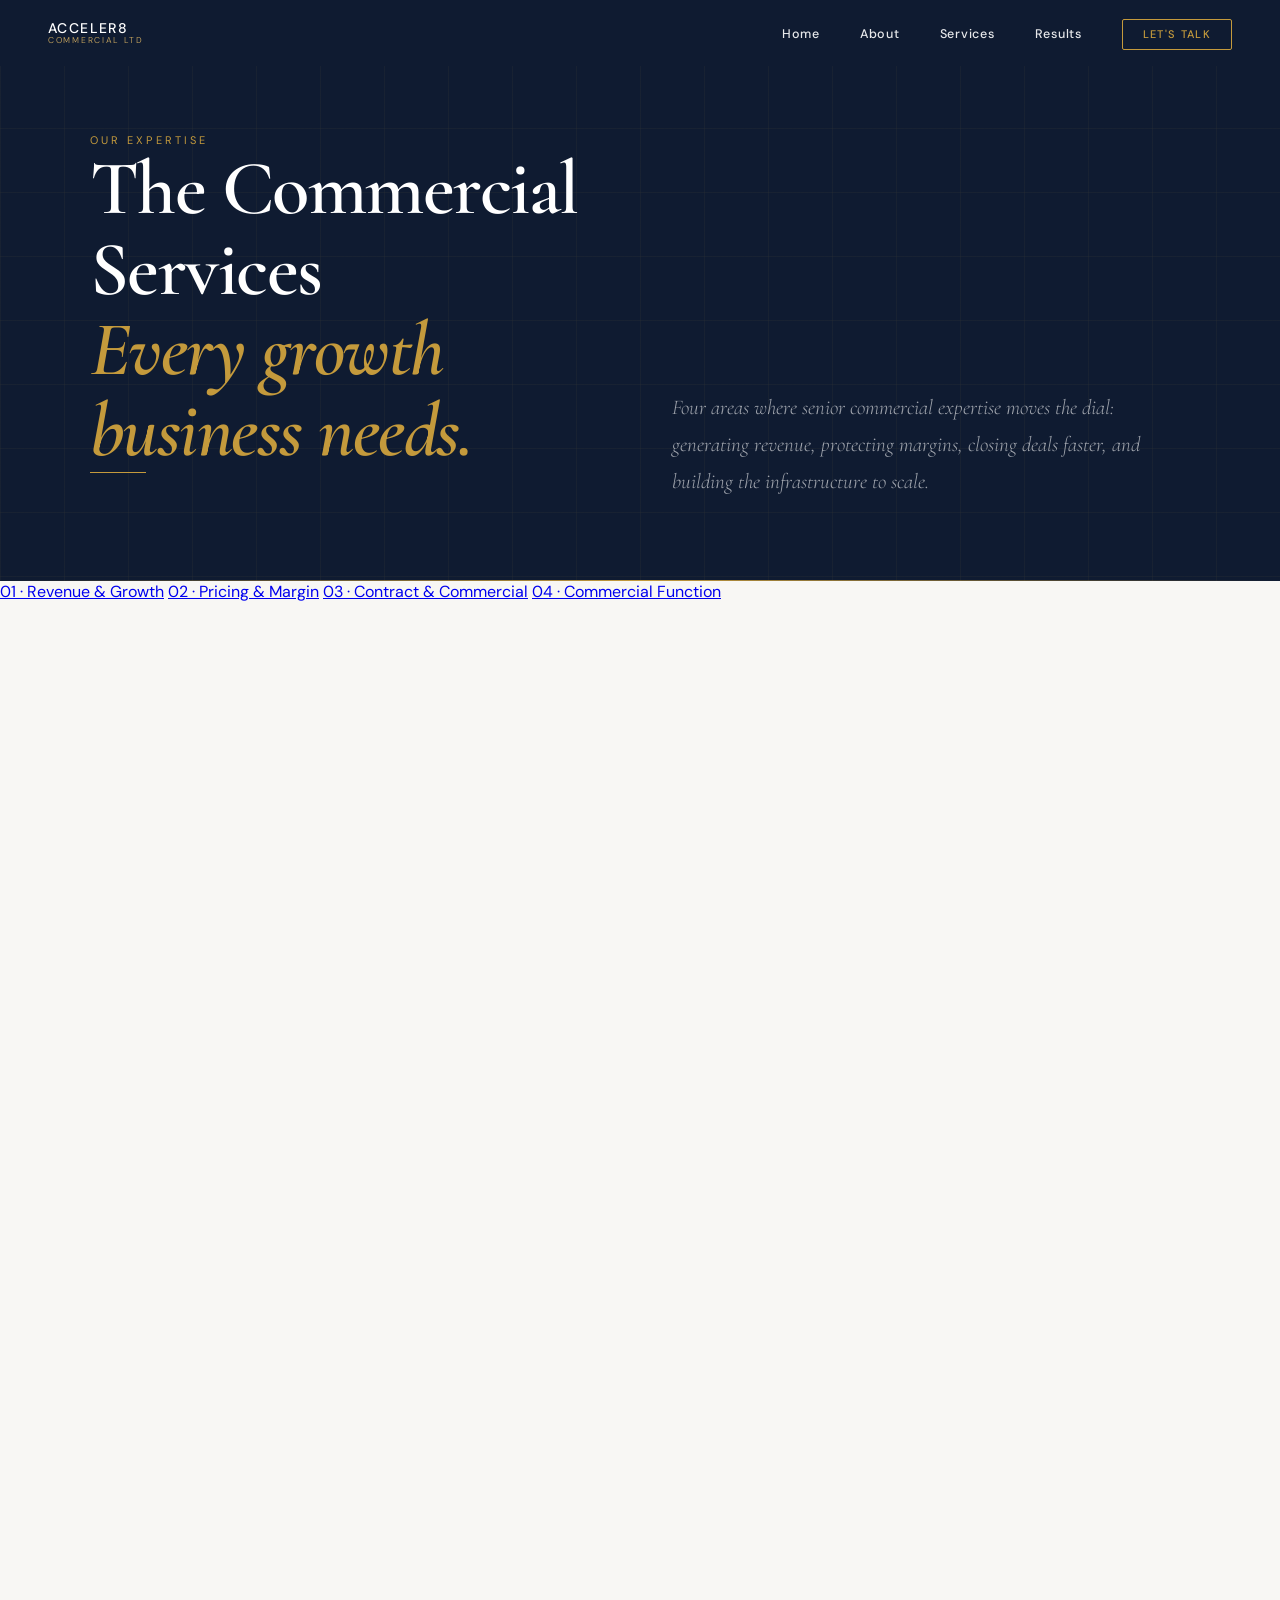
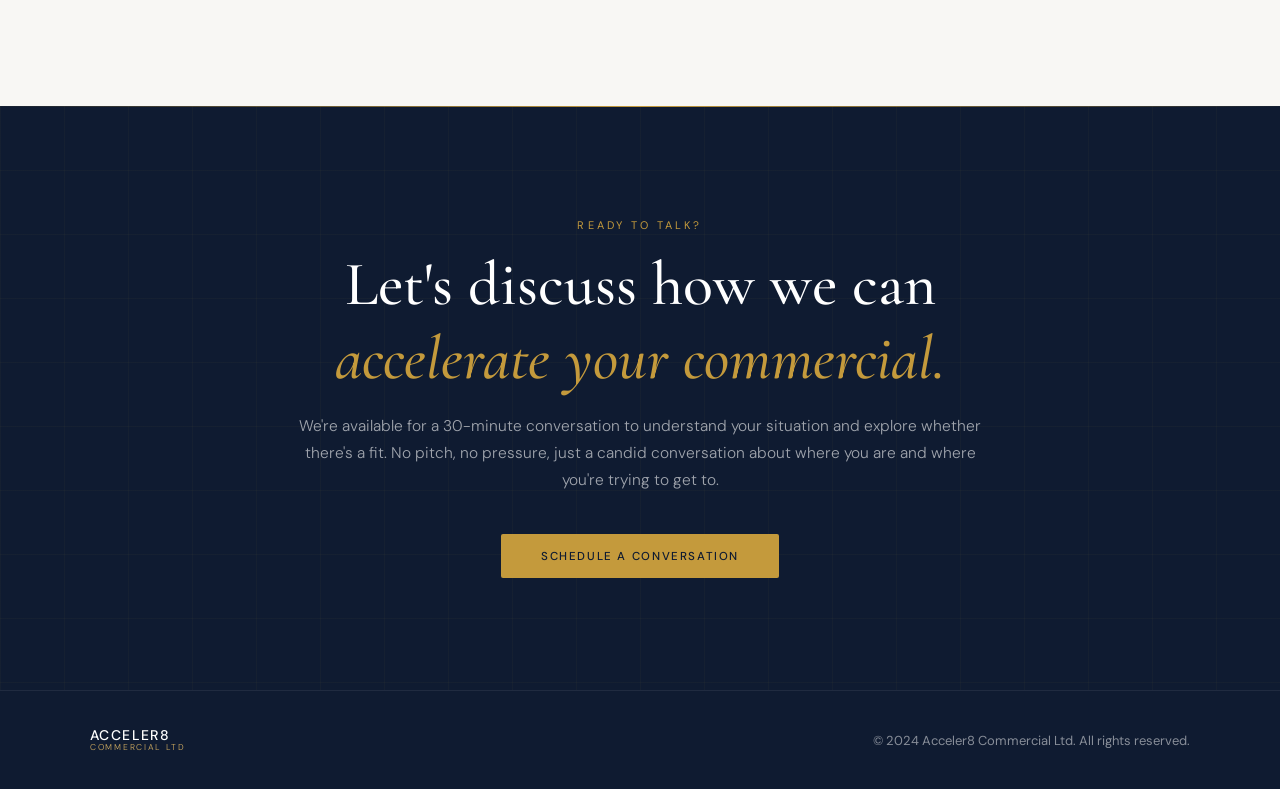
<file: services_minimal.html>
<!DOCTYPE html>
<html lang="en">
<head>
  <meta charset="UTF-8">
  <meta name="viewport" content="width=device-width, initial-scale=1.0">
  <title>Services — Acceler8 Commercial Ltd</title>
  <link href="https://fonts.googleapis.com/css2?family=Cormorant+Garamond:ital,wght@0,300;0,400;0,500;0,600;0,700;1,300;1,400;1,600&family=DM+Sans:opsz,wght@9..40,300;9..40,400;9..40,500&display=swap" rel="stylesheet">
  <link rel="stylesheet" href="styles.css">
</head>
<body>

  <a href="#main-content" class="skip-link">Skip to main content</a>

  <nav id="nav" class="closed">
    <a href="index.html" class="nav-logo">
      <span class="nav-logo-text">
        <span class="nav-logo-main">Acceler8</span>
        <span class="nav-logo-sub">Commercial Ltd</span>
      </span>
    </a>
    <button class="mobile-menu-toggle" id="mobile-menu-toggle" aria-label="Toggle navigation menu" aria-expanded="false">☰</button>
    <ul class="nav-links">
      <li><a href="index.html">Home</a></li>
      <li><a href="about.html">About</a></li>
      <li><a href="services.html" class="active" aria-current="page">Services</a></li>
      <li><a href="results.html">Results</a></li>
      <li><a href="contact.html" class="nav-cta">Let's Talk</a></li>
    </ul>
  </nav>

  <section id="hero">
    <div class="hero-inner">
      <div>
        <span class="hero-eyebrow">Our expertise</span>
        <h1 class="hero-h">The Commercial<br>Services<br><em>Every growth business needs.</em></h1>
        <div class="hero-rule"></div>
      </div>
      <div class="hero-right">
        <p class="hero-intro">Four areas where senior commercial expertise moves the dial: generating revenue, protecting margins, closing deals faster, and building the infrastructure to scale.</p>
      </div>
    </div>
  </section>

  <div id="service-nav">
    <div class="svc-tabs">
      <a href="#s01" class="svc-tab active">01 · Revenue &amp; Growth</a>
      <a href="#s02" class="svc-tab">02 · Pricing &amp; Margin</a>
      <a href="#s03" class="svc-tab">03 · Contract &amp; Commercial</a>
      <a href="#s04" class="svc-tab">04 · Commercial Function</a>
    </div>
  </div>

  <main id="main-content">

    <section class="svc-section" id="s01">
      <div class="svc-inner">
        <div class="svc-left reveal">
          <span class="svc-num">01</span>
          <span class="svc-eyebrow">Revenue &amp; Growth</span>
          <h2 class="svc-title">Grow the top<br>line and<br>protect the<br><em>bottom line.</em></h2>
          <p class="svc-hook">Revenue growth without margin control is vanity. We help you grow smarter, not just bigger.</p>
          <div class="svc-tags">
            <span class="svc-tag">Sales Strategy</span>
            <span class="svc-tag">Pricing</span>
            <span class="svc-tag">Sales Enablement</span>
            <span class="svc-tag">Commercial Leadership</span>
          </div>
          <a href="contact.html" class="svc-cta">Talk to us about this</a>
        </div>
        <div class="svc-body">
          <div class="svc-problem reveal d1">
            <span class="svc-problem-eye">The challenge</span>
            <p>Your team is closing deals, but deal economics aren't being managed. Deals close at different price points. Margins aren't monitored. Discount authority is unclear. The P&amp;L suffers.</p>
          </div>
          <div class="reveal d2">
            <p>Acceler8 works with your leadership team to <strong>build sustainable revenue growth</strong> — structuring sales compensation to encourage the right behaviour, designing a commercial strategy that protects margins, and embedding pricing discipline into the sales process.</p>
            <p>This is about making your sales team <strong>commercially intelligent</strong>, not just transactional. Teaching them to understand the full picture of deal economics: margin impact, customer acquisition cost, lifetime value, and when to walk away.</p>
          </div>
          <div class="svc-delivers reveal d2">
            <span class="svc-delivers-title">What we deliver</span>
            <div class="svc-deliver-item"><p><strong>Revenue &amp; sales strategy</strong> — aligned to your business goals, financial targets and market position. Built from data, not theory.</p></div>
            <div class="svc-deliver-item"><p><strong>Pricing architecture</strong> — a structured approach to pricing that captures full value while remaining competitive, with clear discount authority and approval processes.</p></div>
            <div class="svc-deliver-item"><p><strong>Sales compensation design</strong> — commission structures that reward the right deals, not just the biggest ones — balancing growth with profitability.</p></div>
            <div class="svc-deliver-item"><p><strong>Margin protection coaching</strong> — working with your sales leadership to understand margin economics and make margin-aware pricing decisions at the point of sale.</p></div>
            <div class="svc-deliver-item"><p><strong>Commercial playbook documentation</strong> — written frameworks that ensure consistency in how revenue is generated and managed, regardless of who closes the deal.</p></div>
          </div>
          <div class="svc-who reveal d3">
            <span class="svc-who-eye">Who this is for</span>
            <p>Growth-stage companies struggling with sales efficiency. Businesses where margin is eroding faster than revenue is growing. Sales teams closing deals without understanding the commercial implications.</p>
          </div>
        </div>
      </div>
    </section>

    <section class="svc-section" id="s02">
      <div class="svc-inner reverse">
        <div class="svc-left reveal">
          <span class="svc-num">02</span>
          <span class="svc-eyebrow">Pricing &amp; Margin</span>
          <h2 class="svc-title">Price like a<br>business that<br>understands its<br><em>value.</em></h2>
          <p class="svc-hook">Most businesses underprice. Not because they're not valuable — because they haven't done the work to understand what the market will pay.</p>
          <div class="svc-tags">
            <span class="svc-tag">Pricing Models</span>
            <span class="svc-tag">Pricing Strategy</span>
            <span class="svc-tag">Price Testing</span>
            <span class="svc-tag">Margin Analysis</span>
          </div>
          <a href="contact.html" class="svc-cta">Talk to us about this</a>
        </div>
        <div class="svc-body">
          <div class="svc-problem reveal d1">
            <span class="svc-problem-eye">The challenge</span>
            <p>Your pricing was set years ago. It hasn't changed because no one owns it. You're not sure if you're competitive or if you're leaving money on the table. You suspect the answer is both.</p>
          </div>
          <div class="reveal d2">
            <p>Acceler8 works backwards from value. We listen to your customers, understand what they value most, map your competitive position and <strong>build a pricing architecture</strong> that captures the full value your business creates — whilst remaining competitive and fair.</p>
            <p>This isn't about raising prices for the sake of it. It's about understanding the market, understanding your costs, and building a pricing model that <strong>aligns your revenue with the value you create</strong>.</p>
          </div>
          <div class="svc-delivers reveal d2">
            <span class="svc-delivers-title">What we deliver</span>
            <div class="svc-deliver-item"><p><strong>Pricing audit</strong> — understanding current pricing, margins, and unit economics. Identifying where you're underpriced and where you might be overpriced.</p></div>
            <div class="svc-deliver-item"><p><strong>Customer value mapping</strong> — through interviews and research, understanding what customers value and how much they're willing to pay.</p></div>
            <div class="svc-deliver-item"><p><strong>Competitive positioning analysis</strong> — mapping your position relative to competitors and identifying pricing opportunities.</p></div>
            <div class="svc-deliver-item"><p><strong>Pricing model design</strong> — building a new pricing model (value-based, usage-based, hybrid) that captures value and scales with your business.</p></div>
            <div class="svc-deliver-item"><p><strong>Pricing rollout &amp; communication</strong> — managing the transition to new pricing, communicating value to customers and handling price objections.</p></div>
          </div>
          <div class="svc-who reveal d3">
            <span class="svc-who-eye">Who this is for</span>
            <p>B2B SaaS and software companies whose pricing hasn't evolved with their product. Businesses concerned they're underpricing. Companies launching new products and unsure how to price them.</p>
          </div>
        </div>
      </div>
    </section>

    <section class="svc-section" id="s03">
      <div class="svc-inner">
        <div class="svc-left reveal">
          <span class="svc-num">03</span>
          <span class="svc-eyebrow">Contract &amp; Commercial</span>
          <h2 class="svc-title">Negotiate<br>contracts that<br>close deals<br><em>faster.</em></h2>
          <p class="svc-hook">Lawyers in the room slow deals down. Commercial expertise speeds them up.</p>
          <div class="svc-tags">
            <span class="svc-tag">Contract Negotiation</span>
            <span class="svc-tag">Commercial Terms</span>
            <span class="svc-tag">Risk Assessment</span>
            <span class="svc-tag">Deal Strategy</span>
          </div>
          <a href="contact.html" class="svc-cta">Talk to us about this</a>
        </div>
        <div class="svc-body">
          <div class="svc-problem reveal d1">
            <span class="svc-problem-eye">The challenge</span>
            <p>Most businesses put lawyers in the room to negotiate contracts. Lawyers are trained to win every point — which slows deals, raises tensions and kills commercial momentum. The result is a process that protects the business on paper whilst damaging it in practice: lost deals, strained relationships and months spent on redlines that didn't need to be there.</p>
          </div>
          <div class="reveal d2">
            <p>Acceler8 takes a fundamentally different approach. Adam drafts, reviews and negotiates complex commercial contracts <strong>end-to-end — without legal counsel in the room</strong>. Backed by Board-approved parameters and a structured commercial playbook, every deal is handled with full awareness of risk, at pace, and with both sides walking away ready to do business.</p>
            <p>This is not about cutting corners. It is about applying <strong>commercial intelligence</strong> — not legal process — to the negotiation. Knowing which terms matter, which can be conceded without consequence, and how to reach a position that works for both parties without making it a fight.</p>
          </div>
          <div class="svc-delivers reveal d2">
            <span class="svc-delivers-title">What we deliver</span>
            <div class="svc-deliver-item"><p><strong>Contract drafting from scratch</strong> — MSAs, SaaS subscription agreements, professional services terms, partnership and supplier contracts built to your business requirements.</p></div>
            <div class="svc-deliver-item"><p><strong>Commercial playbook design</strong> — a structured negotiation framework aligned to Board-approved parameters, so every deal is handled consistently and within governance.</p></div>
            <div class="svc-deliver-item"><p><strong>Live deal negotiation</strong> — direct involvement in active commercial negotiations, bringing experience and composure to the table when it matters most.</p></div>
            <div class="svc-deliver-item"><p><strong>Contract review and risk assessment</strong> — reviewing incoming terms with a commercial (not just legal) lens, identifying genuine risk versus negotiating noise.</p></div>
            <div class="svc-deliver-item"><p><strong>Template library development</strong> — building a suite of contract templates that reduce time-to-first-draft and give your team a strong starting position in every negotiation.</p></div>
          </div>
          <div class="svc-who reveal d3">
            <span class="svc-who-eye">Who this is for</span>
            <p>B2B software and Fintech companies whose contracts are slowing deals rather than enabling them. Businesses spending too much time and money on external legal counsel for routine commercial negotiations. Sales teams that lack the commercial contract knowledge to negotiate confidently and close faster.</p>
          </div>
        </div>
      </div>
    </section>

    <section class="svc-section" id="s04">
      <div class="svc-inner reverse">
        <div class="svc-left reveal">
          <span class="svc-num">04</span>
          <span class="svc-eyebrow">Commercial Function Build</span>
          <h2 class="svc-title">Build the commercial<br>infrastructure your<br>business needs to<br><em>scale.</em></h2>
          <p class="svc-hook">Commercial processes should act as an enabler and an accelerator to sales, not an operational bottleneck to be navigated in fear or avoided altogether.</p>
          <div class="svc-tags">
            <span class="svc-tag">RevOps</span>
            <span class="svc-tag">Bid Review</span>
            <span class="svc-tag">Commercial Ops</span>
            <span class="svc-tag">Org Design</span>
            <span class="svc-tag">Process Design</span>
            <span class="svc-tag">Team Build</span>
          </div>
          <a href="contact.html" class="svc-cta">Talk to us about this</a>
        </div>
        <div class="svc-body">
          <div class="svc-problem reveal d1">
            <span class="svc-problem-eye">The challenge</span>
            <p>Smaller businesses often lack the commercial infrastructure that larger competitors take for granted — no formal pricing process, no bid review, no RevOps function, no commercial governance. More established companies have these things, but they were built ad-hoc and have become bottlenecks: deals are delayed waiting for approvals, processes aren't documented, and tribal knowledge walks out the door when people leave.</p>
          </div>
          <div class="reveal d2">
            <p>Acceler8 designs, documents and builds the commercial function your business needs at its current scale. <strong>Not bloated, enterprise-style processes.</strong> Lightweight, scalable infrastructure that protects the business whilst getting out of the way of growth.</p>
            <p>We help you define roles, document playbooks, build governance frameworks and implement systems that make commercial decision-making faster, more consistent and more transparent.</p>
          </div>
          <div class="svc-delivers reveal d2">
            <span class="svc-delivers-title">What we deliver</span>
            <div class="svc-deliver-item"><p><strong>Commercial function design</strong> — defining roles, responsibilities and reporting lines for your commercial function at your current scale.</p></div>
            <div class="svc-deliver-item"><p><strong>Commercial playbook documentation</strong> — documenting the commercial processes, policies, approval matrices and playbooks that govern how deals are made and managed.</p></div>
            <div class="svc-deliver-item"><p><strong>Governance framework implementation</strong> — designing lightweight deal review, pricing and contract approval processes that scale with the business.</p></div>
            <div class="svc-deliver-item"><p><strong>Commercial system setup</strong> — advising on (and sometimes implementing) the CRM, contract management and commercial reporting systems that support the function.</p></div>
            <div class="svc-deliver-item"><p><strong>Team coaching</strong> — coaching your commercial team on commercial best practices, deal management and business acumen.</p></div>
          </div>
          <div class="svc-who reveal d3">
            <span class="svc-who-eye">Who this is for</span>
            <p>Growing companies scaling their sales teams for the first time. Established businesses whose commercial processes have become bottlenecks. Companies embarking on commercial transformation or reorganisation.</p>
          </div>
        </div>
      </div>
    </section>

  </main>

  <section id="cta">
    <div class="cta-inner">
      <span class="cta-eye">Ready to talk?</span>
      <h2 class="cta-h">Let's discuss how we can<br><em>accelerate your commercial.</em></h2>
      <p class="cta-p">We're available for a 30-minute conversation to understand your situation and explore whether there's a fit. No pitch, no pressure, just a candid conversation about where you are and where you're trying to get to.</p>
      <a href="contact.html" class="btn-gold">Schedule a conversation</a>
    </div>
  </section>

  <footer>
    <div class="footer-in">
      <a href="index.html" class="nav-logo">
        <span class="nav-logo-text">
          <span class="nav-logo-main">Acceler8</span>
          <span class="nav-logo-sub">Commercial Ltd</span>
        </span>
      </a>
      <p style="font-size: 13px; color: rgba(255, 255, 255, 0.5);">&copy; 2024 Acceler8 Commercial Ltd. All rights reserved.</p>
    </div>
  </footer>

  <script>
    const nav = document.getElementById('nav');
    const toggle = document.getElementById('mobile-menu-toggle');
    const navLinks = document.querySelectorAll('.nav-links a');

    toggle.addEventListener('click', function() {
      nav.classList.toggle('open');
      nav.classList.toggle('closed');
      toggle.setAttribute('aria-expanded', nav.classList.contains('open'));
    });

    navLinks.forEach(link => {
      link.addEventListener('click', function() {
        nav.classList.remove('open');
        nav.classList.add('closed');
        toggle.setAttribute('aria-expanded', false);
      });
    });

    window.addEventListener('resize', function() {
      if (window.innerWidth > 768) {
        nav.classList.remove('open');
        nav.classList.add('closed');
        toggle.setAttribute('aria-expanded', false);
      }
    });
  </script>

</body>
</html>
</file>
<file: styles.css>
/* ═══════════════════════════════════════════════════════════════════
   ACCELER8 COMMERCIAL - MAIN STYLESHEET
   Consolidated from all pages for better caching & performance
   ═══════════════════════════════════════════════════════════════════ */

/* ── ROOT VARIABLES & RESET ── */
*,*::before,*::after {
  box-sizing: border-box;
  margin: 0;
  padding: 0;
}

:root {
  /* Color Palette - Updated for Better Contrast */
  --navy: #1C2D4F;
  --navy-deep: #0F1B31;
  --navy-mid: #243560;
  --gold: #C49A3C;           /* IMPROVED: Darker gold for better readability */
  --gold-light: #D4AF62;     /* Kept for dark background accents */
  --gold-pale: #F0E4C4;
  --cream: #F8F7F4;
  --white: #fff;

  /* Text Colors */
  --text-navy: #1C2D4F;
  --text-mid: #4A5A6A;
  --text-light: #7A8A9A;

  /* Spacing */
  --spacing-xs: 0.5rem;
  --spacing-sm: 1rem;
  --spacing-md: 1.5rem;
  --spacing-lg: 2rem;
  --spacing-xl: 3rem;

  /* Transitions */
  --transition-fast: 0.2s ease;
  --transition-normal: 0.3s ease;
}

html {
  scroll-behavior: smooth;
  -webkit-text-size-adjust: 100%;
  text-size-adjust: 100%;
}

body {
  font-family: 'DM Sans', sans-serif;
  background: var(--cream);
  color: var(--text-navy);
  overflow-x: hidden;
}

/* RESPONSIVE IMAGES - IMPROVED: Ensures images scale properly on mobile */
img {
  max-width: 100%;
  height: auto;
  display: block;
}

/* ════════════════════════════════════════════════════════════════
   TYPOGRAPHY
   ════════════════════════════════════════════════════════════════ */

h1, h2, h3, h4, h5, h6 {
  font-weight: 600;
  line-height: 1.2;
}

/* ════════════════════════════════════════════════════════════════
   NAVIGATION
   ════════════════════════════════════════════════════════════════ */

nav {
  position: fixed;
  top: 0;
  left: 0;
  right: 0;
  z-index: 100;
  padding: 1.25rem var(--spacing-xl);
  display: flex;
  align-items: center;
  justify-content: space-between;
  transition: background 0.4s, box-shadow 0.4s, max-height 0.3s ease;
  background: var(--navy-deep);
  width: 100%;
  overflow: hidden;
}

nav.scrolled {
  background: var(--navy-deep);
  box-shadow: 0 1px 24px rgba(0, 0, 0, 0.35);
}

.nav-logo {
  display: flex;
  align-items: center;
  gap: 10px;
  text-decoration: none;
  z-index: 101;
}

.nav-logo-img {
  height: 40px;
  width: auto;
  display: block;
  flex-shrink: 0;
}

/* Legacy classes kept for safety */
.nav-logo-mark {
  height: 36px;
  width: auto;
  display: block;
  flex-shrink: 0;
}

.nav-logo-wordmark {
  height: 32px;
  width: auto;
  display: block;
}

.nav-logo-text {
  display: flex;
  flex-direction: column;
  line-height: 1.15;
}

.nav-logo-main {
  font-size: 14px;
  font-weight: 500;
  color: #fff;
  letter-spacing: 0.1em;
  text-transform: uppercase;
}

.nav-logo-sub {
  font-size: 8.5px;
  font-weight: 300;
  color: var(--gold-light);
  letter-spacing: 0.2em;
  text-transform: uppercase;
}

.nav-links {
  display: flex;
  align-items: center;
  gap: 2.5rem;
  list-style: none;
}

.nav-links a {
  text-decoration: none;
  color: rgba(255, 255, 255, 0.9);  /* IMPROVED: More visible */
  font-size: 12.5px;
  letter-spacing: 0.06em;
  transition: color var(--transition-fast);
  font-weight: 500;  /* IMPROVED: Slightly heavier for clarity */
}

.nav-links a:hover {
  color: var(--gold);  /* IMPROVED: Uses darker gold */
}

/* Keyboard Focus States - ACCESSIBILITY IMPROVEMENT */
.nav-links a:focus {
  outline: 2px solid var(--gold);
  outline-offset: 4px;
  border-radius: 2px;
}

.nav-cta {
  padding: 0.45rem 1.25rem;
  border: 1px solid var(--gold);
  color: var(--gold) !important;
  border-radius: 2px;
  font-size: 11px !important;
  letter-spacing: 0.12em !important;
  text-transform: uppercase;
  transition: background var(--transition-fast), color var(--transition-fast) !important;
}

.nav-cta:hover {
  background: var(--gold) !important;
  color: var(--navy-deep) !important;
}

/* Mobile Menu Toggle Button - NEW */
.mobile-menu-toggle {
  display: none;
  background: none;
  border: none;
  color: #fff;
  font-size: 24px;
  cursor: pointer;
  z-index: 102;
  padding: 8px;
  border-radius: 4px;
  transition: background-color var(--transition-fast);
}

.mobile-menu-toggle:focus {
  outline: 2px solid var(--gold);
  outline-offset: 2px;
}

.mobile-menu-toggle:hover {
  background-color: rgba(196, 154, 60, 0.2);
}

.mobile-menu-toggle.active {
  background-color: rgba(196, 154, 60, 0.3);
}

.logo-svg {
  width: 44px;
  height: 44px;
}

/* ════════════════════════════════════════════════════════════════
   HERO SECTION
   ════════════════════════════════════════════════════════════════ */

#hero {
  min-height: 100vh;
  background: var(--navy-deep);
  display: flex;
  align-items: center;
  justify-content: center;
  position: relative;
  overflow: hidden;
  padding: 8rem 3rem 5rem;
}

#hero::before {
  content: '';
  position: absolute;
  inset: 0;
  background-image: linear-gradient(rgba(196, 154, 60, 0.05) 1px, transparent 1px),
                    linear-gradient(90deg, rgba(196, 154, 60, 0.05) 1px, transparent 1px);
  background-size: 64px 64px;
}

#hero::after {
  content: '';
  position: absolute;
  bottom: 0;
  left: 0;
  right: 0;
  height: 1px;
  background: linear-gradient(90deg, transparent, var(--gold), transparent);
}

.hero-content {
  text-align: center;
  max-width: 960px;
  position: relative;
  z-index: 1;
}

.hero-eyebrow {
  font-size: 11px;
  font-weight: 400;
  letter-spacing: 0.28em;
  text-transform: uppercase;
  color: var(--gold);  /* IMPROVED: Darker gold */
  margin-bottom: 2rem;
  opacity: 0;
  animation: fadeUp 0.8s 0.2s ease forwards;
}

.hero-title {
  font-family: 'Cormorant Garamond', serif;
  font-size: clamp(64px, 10vw, 120px);
  font-weight: 600;
  line-height: 0.95;
  color: #fff;
  letter-spacing: -0.02em;
  margin-bottom: 1.5rem;
  opacity: 0;
  animation: fadeUp 0.8s 0.4s ease forwards;
}

.hero-title em {
  font-style: italic;
  color: var(--gold);
}

/* Hero heading for Results and Contact pages */
.hero-h {
  font-family: 'Cormorant Garamond', serif;
  font-size: clamp(40px, 6vw, 86px);
  font-weight: 600;
  line-height: 1.05;
  color: #fff;
  letter-spacing: -0.02em;
  opacity: 0;
  animation: fadeUp 0.8s 0.35s ease forwards;
}

.hero-h em {
  font-style: italic;
  color: var(--gold);
}

.hero-rule {
  width: 56px;
  height: 1px;
  background: var(--gold);
  margin: 0 auto 1.75rem;
  opacity: 0;
  animation: fadeUp 0.8s 0.6s ease forwards;
}

.hero-sub {
  font-family: 'Cormorant Garamond', serif;
  font-size: clamp(18px, 2.4vw, 26px);
  font-weight: 300;
  font-style: italic;
  color: rgba(255, 255, 255, 0.65);
  line-height: 1.65;
  max-width: 700px;
  margin: 0 auto 2.75rem;
  opacity: 0;
  animation: fadeUp 0.8s 0.75s ease forwards;
}

.hero-btns {
  display: flex;
  align-items: center;
  justify-content: center;
  gap: 1.25rem;
  flex-wrap: wrap;
  opacity: 0;
  animation: fadeUp 0.8s 0.95s ease forwards;
}

.btn-gold {
  display: inline-block;
  padding: 0.9rem 2.5rem;
  background: var(--gold);
  color: var(--navy-deep);
  text-decoration: none;
  font-size: 11.5px;
  font-weight: 500;
  letter-spacing: 0.14em;
  text-transform: uppercase;
  border-radius: 2px;
  transition: background var(--transition-fast), transform var(--transition-fast);
  cursor: pointer;
  border: none;
  min-height: 44px;
  display: inline-flex;
  align-items: center;
  justify-content: center;
}

.btn-gold:hover,
.btn-gold:focus {
  background: var(--gold-light);
  transform: translateY(-2px);
}

/* Keyboard Focus - ACCESSIBILITY */
.btn-gold:focus {
  outline: 2px solid var(--gold);
  outline-offset: 2px;
}

.btn-ghost {
  display: inline-flex;
  align-items: center;
  justify-content: center;
  padding: 0.9rem 2.5rem;
  background: transparent;
  color: rgba(255, 255, 255, 0.75);
  text-decoration: none;
  font-size: 11.5px;
  letter-spacing: 0.14em;
  text-transform: uppercase;
  border: 1px solid rgba(255, 255, 255, 0.25);
  border-radius: 2px;
  transition: border-color var(--transition-fast), color var(--transition-fast);
  cursor: pointer;
  min-height: 44px;
}

.btn-ghost:hover,
.btn-ghost:focus {
  border-color: rgba(255, 255, 255, 0.6);
  color: #fff;
}

.btn-ghost:focus {
  outline: 2px solid var(--gold);
  outline-offset: 2px;
}

.scroll-hint {
  position: absolute;
  bottom: 2rem;
  left: 50%;
  transform: translateX(-50%);
  display: flex;
  flex-direction: column;
  align-items: center;
  gap: 8px;
  opacity: 0;
  animation: fadeIn 1s 1.8s ease forwards;
}

.scroll-hint span {
  font-size: 9.5px;
  letter-spacing: 0.22em;
  text-transform: uppercase;
  color: rgba(255, 255, 255, 0.3);
}

.scroll-line {
  width: 1px;
  height: 44px;
  background: linear-gradient(to bottom, var(--gold), transparent);
  animation: pulse 2s ease infinite;
}

/* ════════════════════════════════════════════════════════════════
   QUESTIONS SECTION
   ════════════════════════════════════════════════════════════════ */

#questions {
  background: var(--navy);
  padding: 6rem 3rem;
  position: relative;
}

#questions::before {
  content: '';
  position: absolute;
  top: 0;
  left: 0;
  right: 0;
  height: 1px;
  background: linear-gradient(90deg, transparent, var(--gold), transparent);
}

.qs-header {
  text-align: center;
  margin-bottom: 4.5rem;
}

.section-eye {
  display: block;
  font-size: 11px;
  font-weight: 400;
  letter-spacing: 0.28em;
  text-transform: uppercase;
  color: var(--gold);  /* IMPROVED: Darker gold */
  margin-bottom: 1rem;
}

.section-h-light {
  font-family: 'Cormorant Garamond', serif;
  font-size: clamp(28px, 4.5vw, 48px);
  font-weight: 400;
  color: #fff;
  line-height: 1.2;
}

.qs-grid {
  max-width: 1040px;
  margin: 0 auto;
  display: grid;
  grid-template-columns: 1fr 1fr;
  gap: 0;
}

.q-item {
  padding: 2.75rem 3rem;
  border-bottom: 1px solid rgba(255, 255, 255, 0.07);
  border-right: 1px solid rgba(255, 255, 255, 0.07);
  transition: background var(--transition-normal);
}

.q-item:hover {
  background: rgba(196, 154, 60, 0.05);
}

.q-item:nth-child(even) {
  border-right: none;
}

.q-item.q-last {
  grid-column: 1/-1;
  border-bottom: none;
  border-right: none;
  max-width: 580px;
  margin: 0 auto;
  text-align: center;
  padding: 3rem 2rem 0;
}

.q-num {
  display: block;
  font-family: 'Cormorant Garamond', serif;
  font-size: clamp(20px, 2.2vw, 27px);
  font-weight: 400;
  color: var(--gold);  /* IMPROVED: Darker gold */
  letter-spacing: 0.15em;
  margin-bottom: 0.75rem;
}

.q-text {
  font-family: 'Cormorant Garamond', serif;
  font-size: clamp(20px, 2.2vw, 27px);
  font-weight: 400;
  font-style: italic;
  color: rgba(255, 255, 255, 0.88);
  line-height: 1.45;
}

.q-tag {
  display: inline-block;
  margin-top: 1rem;
  font-size: 10px;
  font-weight: 400;
  letter-spacing: 0.15em;
  text-transform: uppercase;
  color: var(--gold);  /* IMPROVED: Darker gold */
  border: 1px solid var(--gold);  /* IMPROVED: Darker gold */
  padding: 0.25rem 0.7rem;
  border-radius: 2px;
}

/* ════════════════════════════════════════════════════════════════
   PIVOT SECTION
   ════════════════════════════════════════════════════════════════ */

#pivot {
  background: var(--cream);
  padding: 5.5rem 3rem;
  text-align: center;
  position: relative;
}

.pivot-line {
  font-family: 'Cormorant Garamond', serif;
  font-size: clamp(26px, 3.8vw, 46px);
  font-weight: 500;
  color: var(--navy);
  line-height: 1.35;
  max-width: 820px;
  margin: 0 auto 1.5rem;
}

.pivot-line em {
  font-style: italic;
  color: var(--gold);
}

.pivot-sub {
  font-size: 15.5px;
  font-weight: 300;
  color: var(--text-mid);
  max-width: 600px;
  margin: 0 auto;
  line-height: 1.75;
}

/* ════════════════════════════════════════════════════════════════
   ABOUT SECTION
   ════════════════════════════════════════════════════════════════ */

#about {
  background: #fff;
  padding: 6rem 3rem;
}

.about-wrap {
  max-width: 1100px;
  margin: 0 auto;
  display: grid;
  grid-template-columns: 1fr 1fr;
  gap: 6rem;
  align-items: center;
}

.about-label {
  display: block;
  font-size: 11px;
  letter-spacing: 0.28em;
  text-transform: uppercase;
  color: var(--gold);  /* IMPROVED: Darker gold */
  margin-bottom: 1rem;
  font-weight: 500;
}

.about-h {
  font-family: 'Cormorant Garamond', serif;
  font-size: clamp(30px, 3.8vw, 46px);
  font-weight: 600;
  color: var(--navy);
  line-height: 1.2;
  margin-bottom: 1.5rem;
}

.about-h em {
  font-style: italic;
  color: var(--gold);
}

.about-p {
  font-size: 15px;
  line-height: 1.85;
  color: var(--text-mid);
  font-weight: 300;
  margin-bottom: 1.25rem;
}

.about-p strong {
  color: var(--navy);
  font-weight: 500;
}

.creds {
  margin-top: 2rem;
  display: flex;
  flex-direction: column;
  gap: 0.6rem;
}

.cred {
  display: flex;
  align-items: center;
  gap: 0.85rem;
  font-size: 13px;
  color: var(--text-mid);
}

.cred::before {
  content: '';
  width: 22px;
  height: 1px;
  background: var(--gold);
  flex-shrink: 0;
}

.usp-cards {
  display: flex;
  flex-direction: column;
  gap: 1.25rem;
}

.usp {
  background: var(--cream);
  border-left: 3px solid var(--gold);
  padding: 1.5rem 1.75rem;
  border-radius: 0 2px 2px 0;
}

.usp h4 {
  font-family: 'Cormorant Garamond', serif;
  font-size: 19px;
  font-weight: 600;
  color: var(--navy);
  margin-bottom: 0.45rem;
}

.usp p {
  font-size: 13.5px;
  line-height: 1.7;
  color: var(--text-mid);
  font-weight: 300;
}

/* ════════════════════════════════════════════════════════════════
   STATS SECTION
   ════════════════════════════════════════════════════════════════ */

#stats {
  background: var(--navy-deep);
  padding: 5rem 3rem;
  position: relative;
}

#stats::before,
#stats::after {
  content: '';
  position: absolute;
  left: 0;
  right: 0;
  height: 1px;
  background: linear-gradient(90deg, transparent, var(--gold), transparent);
}

#stats::before {
  top: 0;
}

#stats::after {
  bottom: 0;
}

.stats-row {
  max-width: 1100px;
  margin: 0 auto;
  display: grid;
  grid-template-columns: repeat(4, 1fr);
  gap: 0;
}

.stat {
  padding: 2rem;
  text-align: center;
  border-right: 1px solid rgba(255, 255, 255, 0.1);
}

.stat:last-child {
  border-right: none;
}

.stat-n {
  font-family: 'Cormorant Garamond', serif;
  font-size: clamp(38px, 5vw, 66px);
  font-weight: 600;
  color: var(--gold);
  line-height: 1;
  margin-bottom: 0.5rem;
}

.stat-l {
  font-size: 11.5px;
  font-weight: 400;
  letter-spacing: 0.1em;
  text-transform: uppercase;
  color: rgba(255, 255, 255, 0.55);
  line-height: 1.5;
}

/* ════════════════════════════════════════════════════════════════
   SERVICES SECTION
   ════════════════════════════════════════════════════════════════ */

#services {
  background: var(--cream);
  padding: 6.5rem 3rem;
}

.svc-header {
  text-align: center;
  margin-bottom: 4rem;
}

.section-h-dark {
  font-family: 'Cormorant Garamond', serif;
  font-size: clamp(30px, 4.5vw, 50px);
  font-weight: 400;
  color: var(--navy);
  line-height: 1.2;
  margin-top: 0.5rem;
}

.svc-sub {
  font-size: 15.5px;
  font-weight: 300;
  color: var(--text-mid);
  max-width: 580px;
  margin: 1rem auto 0;
  line-height: 1.7;
}

.svc-grid {
  max-width: 1100px;
  margin: 0 auto;
  display: grid;
  grid-template-columns: repeat(2, 1fr);
  gap: 1.5rem;
}

.svc-card {
  background: #fff;
  border: 1px solid rgba(28, 45, 79, 0.1);
  padding: 2.75rem;
  border-radius: 2px;
  position: relative;
  overflow: hidden;
  transition: transform var(--transition-normal), box-shadow var(--transition-normal), border-color var(--transition-normal);
  text-decoration: none;
  color: inherit;
  display: block;
}

.svc-card::before {
  content: '';
  position: absolute;
  top: 0;
  left: 0;
  width: 3px;
  height: 0;
  background: var(--gold);
  transition: height 0.4s;
}

.svc-card:hover {
  transform: translateY(-3px);
  box-shadow: 0 12px 48px rgba(28, 45, 79, 0.1);
  border-color: rgba(196, 154, 60, 0.25);
}

.svc-card:hover::before {
  height: 100%;
}

.svc-card:focus {
  outline: 2px solid var(--gold);
  outline-offset: 2px;
}

.svc-num {
  font-family: 'Cormorant Garamond', serif;
  font-size: 60px;
  font-weight: 300;
  color: rgba(196, 154, 60, 0.12);
  line-height: 1;
  margin-bottom: 0.25rem;
}

.svc-title {
  font-family: 'Cormorant Garamond', serif;
  font-size: 26px;
  font-weight: 600;
  color: var(--navy);
  margin-bottom: 1rem;
  line-height: 1.2;
}

.svc-body {
  font-size: 14px;
  line-height: 1.85;
  color: var(--text-mid);
  font-weight: 300;
  margin-bottom: 1.5rem;
}

.svc-tags {
  display: flex;
  flex-wrap: wrap;
  gap: 0.5rem;
}

.tag {
  font-size: 9.5px;
  font-weight: 400;
  letter-spacing: 0.12em;
  text-transform: uppercase;
  color: var(--gold);  /* IMPROVED: Darker gold */
  border: 1px solid rgba(196, 154, 60, 0.4);
  padding: 0.25rem 0.7rem;
  border-radius: 2px;
}

/* ════════════════════════════════════════════════════════════════
   CLIENTS SECTION
   ════════════════════════════════════════════════════════════════ */

#clients {
  background: #fff;
  padding: 5rem 3rem;
  text-align: center;
}

.clients-wrap {
  max-width: 900px;
  margin: 0 auto;
}

.clients-note {
  font-size: 13px;
  font-weight: 300;
  color: var(--text-light);
  margin-top: 2.5rem;
  font-style: italic;
}

.clients-row {
  display: flex;
  align-items: center;
  justify-content: center;
  flex-wrap: wrap;
  gap: 1rem 3rem;
  margin-top: 2.5rem;
}

.client-n {
  font-family: 'DM Sans', sans-serif;
  font-size: 14.5px;
  font-weight: 500;
  letter-spacing: 0.12em;
  text-transform: uppercase;
  color: rgba(28, 45, 79, 0.28);
  transition: color var(--transition-normal);
  cursor: default;
}

.client-n:hover {
  color: var(--navy);
}

/* ════════════════════════════════════════════════════════════════
   CTA SECTION
   ════════════════════════════════════════════════════════════════ */

#cta {
  background: var(--navy);
  padding: 6.5rem 3rem;
  text-align: center;
  position: relative;
  overflow: hidden;
}

#cta::before {
  content: '';
  position: absolute;
  inset: 0;
  background-image: linear-gradient(rgba(196, 154, 60, 0.04) 1px, transparent 1px),
                    linear-gradient(90deg, rgba(196, 154, 60, 0.04) 1px, transparent 1px);
  background-size: 64px 64px;
}

.cta-inner {
  position: relative;
  z-index: 1;
  max-width: 700px;
  margin: 0 auto;
}

.cta-h {
  font-family: 'Cormorant Garamond', serif;
  font-size: clamp(34px, 5vw, 60px);
  font-weight: 500;
  color: #fff;
  line-height: 1.25;
  margin-bottom: 1rem;
}

.cta-h em {
  font-style: italic;
  color: var(--gold);
}

.cta-p {
  font-size: 15.5px;
  font-weight: 300;
  color: rgba(255, 255, 255, 0.65);
  line-height: 1.75;
  margin-bottom: 2.5rem;
}

.cta-email {
  display: inline-block;
  font-size: 13px;
  letter-spacing: 0.1em;
  color: var(--gold-light);
  text-decoration: none;
  margin-top: 1.25rem;
  transition: color var(--transition-fast);
}

.cta-email:hover {
  color: #fff;
}

.cta-email:focus {
  outline: 2px solid var(--gold);
  outline-offset: 2px;
  border-radius: 2px;
}

/* ════════════════════════════════════════════════════════════════
   FOOTER
   ════════════════════════════════════════════════════════════════ */

footer {
  background: var(--navy-deep);
  padding: 2.25rem 3rem;
  border-top: 1px solid rgba(255, 255, 255, 0.07);
}

.footer-in {
  max-width: 1100px;
  margin: 0 auto;
  display: flex;
  align-items: center;
  justify-content: space-between;
  flex-wrap: wrap;
  gap: 1rem;
}

.footer-copy {
  font-size: 11.5px;
  color: rgba(255, 255, 255, 0.35);
  letter-spacing: 0.05em;
}

.footer-links {
  display: flex;
  gap: 2rem;
  list-style: none;
}

.footer-links a {
  font-size: 11.5px;
  color: rgba(255, 255, 255, 0.35);
  text-decoration: none;
  letter-spacing: 0.05em;
  transition: color var(--transition-fast);
}

.footer-links a:hover {
  color: var(--gold-light);
}

.footer-links a:focus {
  outline: 2px solid var(--gold);
  outline-offset: 2px;
  border-radius: 2px;
}

/* ════════════════════════════════════════════════════════════════
   TOUCH-OPTIMIZED HOVER STATES - IMPROVED: Only apply on devices with hover
   ════════════════════════════════════════════════════════════════ */

@media (hover: hover) {
  .q-item:hover {
    background: rgba(196, 154, 60, 0.05);
  }

  .svc-card:hover {
    transform: translateY(-3px);
    box-shadow: 0 12px 48px rgba(28, 45, 79, 0.1);
    border-color: rgba(196, 154, 60, 0.25);
  }

  .result-card:hover {
    transform: translateY(-4px);
    border-color: rgba(196, 154, 60, 0.25);
    box-shadow: 0 12px 40px rgba(28, 45, 79, 0.1);
  }

  .client-n:hover {
    color: var(--navy);
  }

  .client-cell:hover {
    background: var(--cream);
  }

  .client-cell:hover .client-name {
    color: var(--navy);
  }
}

/* ════════════════════════════════════════════════════════════════
   ANIMATIONS
   ════════════════════════════════════════════════════════════════ */

@keyframes fadeUp {
  from {
    opacity: 0;
    transform: translateY(22px);
  }
  to {
    opacity: 1;
    transform: translateY(0);
  }
}

@keyframes fadeIn {
  from {
    opacity: 0;
  }
  to {
    opacity: 1;
  }
}

@keyframes pulse {
  0%, 100% {
    opacity: 0.5;
  }
  50% {
    opacity: 1;
  }
}

.reveal {
  opacity: 0;
  transform: translateY(26px);
  transition: opacity 0.75s ease, transform 0.75s ease;
}

.reveal.in {
  opacity: 1;
  transform: translateY(0);
}

.d1 { transition-delay: 0.1s; }
.d2 { transition-delay: 0.2s; }
.d3 { transition-delay: 0.3s; }
.d4 { transition-delay: 0.4s; }

/* ════════════════════════════════════════════════════════════════
   MOBILE RESPONSIVE DESIGN
   ════════════════════════════════════════════════════════════════ */

@media (max-width: 1024px) {
  /* Tablets and smaller - IMPROVED: Logo text now visible on iPad (768px) */
  nav {
    padding: 1rem 2rem;
  }

  /* Logo text stays visible at this breakpoint - only hide at 480px and below */

  .nav-logo-img {
    height: 34px;
  }

  .nav-links {
    gap: 1.5rem;
  }

  .nav-links a {
    font-size: 11px;
  }

  #hero {
    padding: 7rem 2rem 4rem;
  }

  #questions {
    padding: 5rem 2rem;
  }

  .qs-grid {
    grid-template-columns: 1fr;
    max-width: 100%;
  }

  .q-item {
    border-right: none !important;
  }

  .q-item.q-last {
    grid-column: 1;
    max-width: 100%;
    padding: 2rem;
  }

  #about {
    padding: 5rem 2rem;
  }

  .about-wrap {
    grid-template-columns: 1fr;
    gap: 3rem;
  }

  #stats {
    padding: 4rem 2rem;
  }

  .stats-row {
    grid-template-columns: 1fr;
    gap: 0;
    overflow: visible;
    width: 100%;
  }

  .stat {
    border-right: none !important;
    border-bottom: 1px solid rgba(255, 255, 255, 0.1);
    padding: 1.25rem;
  }

  .stat:last-child {
    border-bottom: none;
  }

  #services {
    padding: 5rem 2rem;
  }

  .svc-grid {
    grid-template-columns: 1fr;
  }

  .svc-card {
    padding: 2rem;
  }

  #cta {
    padding: 5rem 2rem;
  }

  .cta-h {
    font-size: clamp(28px, 4vw, 42px);
  }

  footer {
    padding: 1.5rem 2rem;
  }

  .footer-in {
    flex-direction: column;
    align-items: flex-start;
  }

  .footer-links {
    flex-wrap: wrap;
    gap: 1rem;
  }
}

@media (max-width: 768px) {
  /* Mobile devices */

  /* Show mobile menu button */
  .mobile-menu-toggle {
    display: block;
  }

  /* Hide navigation on mobile (show with JavaScript) */
  nav.closed .nav-links {
    display: none;
  }

  nav.closed .nav-cta {
    display: none;
  }

  nav.open .nav-links {
    display: flex;
  }

  nav.open .nav-cta {
    display: block;
  }

  /* Mobile navigation styling */
  nav.open {
    flex-direction: column;
    background: var(--navy-deep) !important;
    box-shadow: 0 4px 12px rgba(0, 0, 0, 0.35) !important;
    padding: 0.75rem 0;
    max-height: calc(100vh - 60px);
    overflow-y: auto;
    width: 100%;
    position: fixed;
    left: 0;
    right: 0;
  }

  nav.open .nav-logo {
    width: 100%;
    justify-content: center;
    padding: 0.75rem;
    border-bottom: 1px solid rgba(255, 255, 255, 0.1);
    flex-shrink: 0;
  }

  nav.open .nav-links {
    flex-direction: column;
    width: 100%;
    gap: 0;
    padding: 0;
    margin: 0;
  }

  nav.open .nav-links li {
    border-bottom: 1px solid rgba(255, 255, 255, 0.05);
  }

  nav.open .nav-links li:last-child {
    border-bottom: none;
  }

  nav.open .nav-links a {
    display: block;
    padding: 0.85rem 1rem;
    text-align: center;
    font-size: 13px;
    min-height: 44px;
    display: flex;
    align-items: center;
    justify-content: center;
  }

  nav.open .nav-cta {
    margin: 0.75rem;
    min-height: 44px;
  }

  /* Keep brand visible on mobile (was display:none — left users with an empty nav bar) */
  .nav-logo-text {
    display: flex;
  }

  .nav-logo-sub {
    display: none;
  }

  #hero {
    min-height: auto;
    padding: 5rem 1.5rem 2.5rem;
    margin-top: 0;
  }

  .hero-eyebrow {
    font-size: 10px;
  }

  .hero-title {
    font-size: clamp(42px, 9vw, 64px);
  }

  .hero-sub {
    font-size: clamp(16px, 2vw, 20px);
    margin-bottom: 2rem;
  }

  .hero-btns {
    gap: 0.75rem;
  }

  .btn-gold,
  .btn-ghost {
    padding: 0.9rem 1.75rem;
    font-size: 10px;
    min-height: 44px;
  }

  .scroll-hint {
    display: none;
  }

  #questions {
    padding: 3.5rem 1.5rem;
  }

  .qs-header {
    margin-bottom: 2.5rem;
  }

  .section-h-light {
    font-size: clamp(22px, 4.5vw, 34px);
  }

  .q-item {
    padding: 1.25rem 1rem;
  }

  .q-num {
    font-size: clamp(18px, 2vw, 22px);
  }

  .q-text {
    font-size: clamp(16px, 1.9vw, 22px);
  }

  .q-tag {
    font-size: 9px;
    padding: 0.2rem 0.6rem;
  }

  #pivot {
    padding: 4rem 1.5rem;
  }

  .pivot-line {
    font-size: clamp(22px, 3.5vw, 36px);
  }

  .pivot-sub {
    font-size: 14px;
    max-width: 100%;
  }

  #about {
    padding: 4rem 1.5rem;
  }

  .about-wrap {
    gap: 2rem;
  }

  .about-h {
    font-size: clamp(24px, 3.5vw, 36px);
  }

  .about-p {
    font-size: 14px;
  }

  .usp-cards {
    gap: 1rem;
  }

  .usp {
    padding: 1.25rem 1.5rem;
  }

  .usp h4 {
    font-size: 17px;
  }

  .usp p {
    font-size: 12.5px;
  }

  #stats {
    padding: 2.75rem 1.5rem;
  }

  .stats-row {
    grid-template-columns: 1fr;
    gap: 0;
  }

  .stat {
    border-right: none !important;
    border-bottom: 1px solid rgba(255, 255, 255, 0.1);
    padding: 1.25rem 1rem;
    text-align: center;
  }

  .stat:last-child {
    border-bottom: none;
  }

  .stat-n {
    font-size: clamp(28px, 3.5vw, 44px);
    margin-bottom: 0.4rem;
  }

  .stat-l {
    font-size: 10px;
    line-height: 1.4;
  }

  #services {
    padding: 3.5rem 1.5rem;
  }

  .svc-header {
    margin-bottom: 2.5rem;
  }

  .section-h-dark {
    font-size: clamp(22px, 3.8vw, 38px);
    margin-top: 0.5rem;
  }

  .svc-sub {
    font-size: 13.5px;
    margin: 0.75rem auto 0;
  }

  .svc-grid {
    gap: 1rem;
  }

  .svc-card {
    padding: 1.25rem;
  }

  .svc-num {
    font-size: 36px;
    margin-bottom: 0.2rem;
  }

  .svc-title {
    font-size: 18px;
    margin-bottom: 0.85rem;
  }

  .svc-body {
    font-size: 13px;
    line-height: 1.8;
  }

  .tag {
    font-size: 10px;
    padding: 0.2rem 0.55rem;
  }

  #clients {
    padding: 4rem 1.5rem;
  }

  .clients-row {
    gap: 1rem 2rem;
  }

  .client-n {
    font-size: 13px;
  }

  #cta {
    padding: 3.5rem 1.5rem;
  }

  .cta-inner {
    max-width: 100%;
  }

  .cta-h {
    font-size: clamp(24px, 3.8vw, 38px);
    margin-bottom: 0.85rem;
  }

  .cta-p {
    font-size: 13.5px;
    margin-bottom: 2rem;
    line-height: 1.7;
  }

  .btn-gold {
    padding: 0.75rem 1.5rem;
    min-height: 44px;
    font-size: 11px;
  }

  footer {
    padding: 2rem 1.5rem;
  }

  .footer-in {
    flex-direction: column;
    align-items: flex-start;
    gap: 1.5rem;
  }

  .footer-copy,
  .footer-links {
    font-size: 12px;
  }

  .footer-links {
    gap: 1rem;
  }

  /* Results page responsive — :has() needed to beat desktop two-column rule */
  #hero .hero-inner,
  #hero:has(.hero-right) .hero-inner {
    grid-template-columns: 1fr;
    gap: 2rem;
    align-items: center;
  }

  .hero-intro {
    font-size: clamp(14px, 2.5vw, 18px);
  }

  .results-grid {
    grid-template-columns: 1fr;
    gap: 1.25rem;
    overflow: hidden;
    width: 100%;
  }

  .result-card {
    overflow: visible;
    min-width: 0;
    overflow-wrap: break-word;
  }

  .card-stat {
    overflow-wrap: break-word;
    max-width: 100%;
  }

  .card-body {
    overflow-wrap: break-word;
    max-width: 100%;
  }

  .result-card.wide {
    grid-column: span 1;
  }

  .result-card.wide .card-inner {
    grid-template-columns: 1fr;
    gap: 1.5rem;
  }

  .stat {
    border-right: none !important;
    border-bottom: 1px solid rgba(255, 255, 255, 0.1);
    padding: 1.5rem 1.25rem;
  }

  .stat:last-child {
    border-bottom: none;
  }

  .stats-row {
    grid-template-columns: 1fr 1fr;
  }

  .clients-grid {
    grid-template-columns: repeat(2, 1fr);
    gap: 1px;
    border: 1px solid rgba(28, 45, 79, 0.07);
  }

  .client-cell {
    border-right: 1px solid rgba(28, 45, 79, 0.07);
    border-bottom: 1px solid rgba(28, 45, 79, 0.07);
    padding: 1.75rem 1rem;
  }

  .client-cell:nth-child(odd) {
    border-right: 1px solid rgba(28, 45, 79, 0.07);
  }

  .client-cell:nth-child(even) {
    border-right: none;
  }

  .client-cell:nth-last-child(-n+2) {
    border-bottom: none;
  }

  .client-name {
    font-size: 16px;
  }

  .client-sector {
    font-size: 10px;
  }

  .section-header {
    flex-direction: column;
  }

  .section-note {
    text-align: left;
  }

  /* Contact page responsive */
  .contact-wrap {
    grid-template-columns: 1fr;
    gap: 1.5rem;
  }

  .form-row {
    grid-template-columns: 1fr;
  }

  .form-checks {
    grid-template-columns: 1fr;
    gap: 0.5rem;
  }

  .form-submit {
    flex-direction: column;
    gap: 1rem;
  }

  .check-item {
    gap: 0.7rem;
    padding: 0.3rem;
    margin-bottom: 0.4rem;
  }

  .check-item input[type="checkbox"] {
    min-width: 24px;
    min-height: 24px;
  }

  .btn-submit {
    width: 100%;
    padding: 0.8rem 1.5rem;
    min-height: 44px;
    font-size: 11px;
  }
}

@media (max-width: 375px) {
  /* Standard iPhone optimization (iPhone SE) - IMPROVED: Better spacing and sizing for 375px width */

  nav {
    padding: 0.65rem 0.85rem;
  }

  .nav-logo-main {
    font-size: 12px;
  }

  .nav-logo-sub {
    font-size: 7px;
  }

  .nav-links a {
    font-size: 10px;
  }

  #hero {
    padding: 3rem 0.85rem 2rem;
  }

  .hero-title {
    font-size: clamp(28px, 7vw, 44px);
  }

  .hero-sub {
    font-size: clamp(13px, 1.7vw, 16px);
    margin-bottom: 1.5rem;
  }

  .hero-btns {
    flex-direction: column;
    gap: 0.5rem;
  }

  .btn-gold,
  .btn-ghost {
    width: 100%;
    padding: 0.75rem 1rem;
    font-size: 10px;
  }

  .section-h-light {
    font-size: clamp(20px, 3.8vw, 30px);
  }

  .q-item {
    padding: 1rem 0.85rem;
  }

  .q-text {
    font-size: clamp(15px, 1.8vw, 20px);
  }

  .svc-card {
    padding: 1rem;
  }

  .about-h {
    font-size: clamp(18px, 2.8vw, 24px);
  }

  .story-h {
    font-size: clamp(20px, 3vw, 32px);
  }

  .form-h {
    font-size: clamp(20px, 2.8vw, 30px);
  }

  .check-item {
    gap: 0.6rem;
    padding: 0.25rem;
  }

  .check-item input[type="checkbox"] {
    min-width: 22px;
    min-height: 22px;
    width: 22px;
    height: 22px;
  }

  .btn-submit {
    width: 100%;
    padding: 0.75rem 1.25rem;
    font-size: 10px;
  }
}

@media (max-width: 480px) {
  /* Extra small phones - IMPROVED: Logo text hidden only on very small phones, fixes for all grids */

  nav {
    padding: 0.75rem 1rem;
  }

  /* Keep brand visible at small mobile too */
  .nav-logo-text {
    display: flex;
  }

  .nav-logo-main {
    font-size: 11px;
  }

  #hero {
    padding: 5rem 1rem 2rem;
    max-width: 100%;
    overflow: hidden;
  }

  /* Results page grids - IMPROVED: Ensure proper mobile collapse */
  .results-grid {
    grid-template-columns: 1fr;
    gap: 1rem;
    overflow: hidden;
    width: 100%;
  }

  .result-card {
    overflow: hidden;
    min-width: 0;
    padding: 1.5rem;
  }

  .result-card.wide {
    grid-column: 1;
  }

  .result-card.wide .card-inner {
    grid-template-columns: 1fr;
    gap: 1rem;
  }

  .card-stat {
    font-size: clamp(24px, 4vw, 40px);
    overflow-wrap: break-word;
  }

  .card-body {
    font-size: 13px;
    overflow-wrap: break-word;
  }

  .card-company-name {
    font-size: 11px;
    overflow-wrap: break-word;
  }

  /* Stats grid - IMPROVED: 2x2 layout instead of 1x4 */
  .stats-row {
    grid-template-columns: 1fr;
    gap: 1.5rem;
    overflow: hidden;
    width: 100%;
  }

  .stat {
    border-right: none !important;
    border-bottom: 1px solid rgba(255, 255, 255, 0.1);
    padding: 1.5rem;
  }

  .stat:last-child {
    border-bottom: none;
  }

  .stat-n {
    font-size: clamp(28px, 5vw, 44px);
  }

  .stat-l {
    font-size: 10px;
  }

  /* Clients grid - IMPROVED: Single column, show all clients */
  .clients-grid {
    grid-template-columns: 1fr;
    gap: 0;
    overflow: hidden;
    width: 100%;
  }

  .client-cell {
    border-right: none !important;
    border-bottom: 1px solid rgba(28, 45, 79, 0.07);
    padding: 1.5rem 1rem;
  }

  .client-cell:last-child {
    border-bottom: none;
  }

  .client-name {
    font-size: 16px;
  }

  .client-sector {
    font-size: 10px;
  }

  /* General overflow fixes */
  body, main, section {
    overflow-x: hidden;
    max-width: 100%;
  }

  .hero-title {
    font-size: clamp(32px, 7vw, 48px);
    line-height: 0.9;
  }

  .hero-sub {
    font-size: clamp(14px, 1.8vw, 18px);
    margin-bottom: 1.75rem;
  }

  .hero-btns {
    flex-direction: column;
    gap: 0.5rem;
  }

  .btn-gold,
  .btn-ghost {
    width: 100%;
    padding: 0.85rem 1.5rem;
    min-height: 44px;
    font-size: 10px;
  }

  #questions {
    padding: 3rem 1rem;
  }

  .q-item {
    padding: 1.25rem 1rem;
  }

  #about {
    padding: 3rem 1rem;
  }

  .about-h {
    font-size: clamp(20px, 3vw, 28px);
  }

  .usp {
    padding: 1rem;
  }

  #services {
    padding: 3rem 1rem;
  }

  .svc-card {
    padding: 1.25rem;
  }

  #cta {
    padding: 3rem 1rem;
  }

  footer {
    padding: 1.25rem 1rem;
  }

  .footer-in {
    gap: 0.75rem;
    flex-direction: column;
    align-items: flex-start;
  }

  .footer-copy,
  .footer-links {
    font-size: 11px;
  }

  .footer-links {
    gap: 0.75rem;
    flex-wrap: wrap;
  }
}

/* ════════════════════════════════════════════════════════════════
   SKIP TO MAIN CONTENT LINK (Accessibility)
   ════════════════════════════════════════════════════════════════ */

.skip-link {
  position: absolute;
  top: -40px;
  left: 0;
  background: var(--gold);
  color: var(--navy-deep);
  padding: 8px 16px;
  text-decoration: none;
  z-index: 200;
  font-weight: 600;
  border-radius: 2px;
}

.skip-link:focus {
  top: 0;
  outline: 2px solid var(--navy);
}

/* ════════════════════════════════════════════════════════════════
   CONTACT PAGE STYLES
   ════════════════════════════════════════════════════════════════ */

#contact {
  background: var(--white);
  padding: 7rem 3rem;
}

.contact-wrap {
  max-width: 1100px;
  margin: 0 auto;
  display: grid;
  grid-template-columns: 1.25fr 1fr;
  gap: 7rem;
  align-items: start;
}

.form-head {
  margin-bottom: 2.75rem;
}

.form-label-top {
  font-size: 11px;
  letter-spacing: 0.28em;
  text-transform: uppercase;
  color: var(--gold);
  display: block;
  margin-bottom: 0.875rem;
}

.form-h {
  font-family: 'Cormorant Garamond', serif;
  font-size: clamp(26px, 3vw, 38px);
  font-weight: 600;
  color: var(--navy);
  line-height: 1.2;
}

.form-h em {
  font-style: italic;
  color: var(--gold);
}

.contact-form {
  display: flex;
  flex-direction: column;
  gap: 1.25rem;
}

.form-row {
  display: grid;
  grid-template-columns: 1fr 1fr;
  gap: 1.25rem;
}

.field {
  display: flex;
  flex-direction: column;
  gap: 0.5rem;
}

.field label {
  font-size: 11px;
  font-weight: 500;
  letter-spacing: 0.1em;
  text-transform: uppercase;
  color: var(--navy);
}

.field label span {
  color: var(--gold);
  margin-left: 2px;
}

.field input,
.field select,
.field textarea {
  width: 100%;
  padding: 0.875rem 1.1rem;
  border: 1px solid rgba(28, 45, 79, 0.15);
  border-radius: 2px;
  font-family: 'DM Sans', sans-serif;
  font-size: 16px; /* 16px to prevent iOS Safari zoom-on-focus */
  font-weight: 300;
  color: var(--navy);
  background: var(--cream);
  outline: none;
  transition: border-color 0.2s, background 0.2s;
  -webkit-appearance: none;
}

.field input::placeholder,
.field textarea::placeholder {
  color: var(--text-light);
}

.field input:focus,
.field select:focus,
.field textarea:focus {
  border-color: var(--gold);
  background: var(--white);
}

.field select {
  cursor: pointer;
  background-image: url("data:image/svg+xml,%3Csvg xmlns='http://www.w3.org/2000/svg' width='12' height='8' viewBox='0 0 12 8' fill='none'%3E%3Cpath d='M1 1l5 5 5-5' stroke='%237A8A9A' stroke-width='1.5' stroke-linecap='round' stroke-linejoin='round'/%3E%3C/svg%3E");
  background-repeat: no-repeat;
  background-position: right 1.1rem center;
  padding-right: 3rem;
}

.field textarea {
  resize: vertical;
  min-height: 140px;
  line-height: 1.7;
}

.form-check-group {
  display: flex;
  flex-direction: column;
  gap: 0.5rem;
}

.form-checks {
  display: grid;
  grid-template-columns: 1fr 1fr;
  gap: 0.6rem;
}

.check-item {
  display: flex;
  align-items: center;
  gap: 0.75rem;
  cursor: pointer;
  padding: 0.35rem;
}

.check-item input[type="checkbox"] {
  width: 24px;
  height: 24px;
  border: 1px solid rgba(28, 45, 79, 0.2);
  border-radius: 2px;
  accent-color: var(--gold);
  cursor: pointer;
  flex-shrink: 0;
  min-width: 24px;
  min-height: 24px;
}

.check-item input[type="checkbox"]:checked {
  background-color: var(--gold);
  border-color: var(--gold);
}

.check-item span {
  font-size: 14px;
  font-weight: 300;
  color: var(--text-mid);
}

.form-submit {
  margin-top: 0.5rem;
  display: flex;
  align-items: center;
  gap: 1.5rem;
  flex-wrap: wrap;
}

.btn-submit {
  padding: 1rem 2.75rem;
  background: var(--navy);
  color: #fff;
  border: none;
  font-family: 'DM Sans', sans-serif;
  font-size: 11.5px;
  font-weight: 500;
  letter-spacing: 0.14em;
  text-transform: uppercase;
  border-radius: 2px;
  cursor: pointer;
  transition: background 0.2s, transform 0.2s;
}

.btn-submit:hover {
  background: var(--gold);
  transform: translateY(-2px);
}

.form-note {
  font-size: 12px;
  font-weight: 300;
  color: var(--text-light);
  line-height: 1.6;
}

#form-success {
  display: none;
  padding: 2.5rem;
  background: rgba(196, 154, 60, 0.08);
  border: 1px solid rgba(196, 154, 60, 0.3);
  border-radius: 2px;
  text-align: center;
}

#form-success h3 {
  font-family: 'Cormorant Garamond', serif;
  font-size: 26px;
  font-weight: 600;
  color: var(--navy);
  margin-bottom: 0.75rem;
}

#form-success p {
  font-size: 14px;
  font-weight: 300;
  color: var(--text-mid);
  line-height: 1.75;
}

.contact-right {
  padding-top: 0.5rem;
}

.contact-detail-block {
  margin-bottom: 3rem;
}

.detail-eye {
  font-size: 11px;
  letter-spacing: 0.22em;
  text-transform: uppercase;
  color: var(--gold);
  display: block;
  margin-bottom: 1.25rem;
}

.detail-item {
  display: flex;
  align-items: flex-start;
  gap: 1rem;
  margin-bottom: 1.25rem;
  text-decoration: none;
}

.detail-icon {
  width: 40px;
  height: 40px;
  border: 1px solid rgba(28, 45, 79, 0.1);
  border-radius: 2px;
  display: flex;
  align-items: center;
  justify-content: center;
  flex-shrink: 0;
  transition: border-color 0.2s, background 0.2s;
}

.detail-item:hover .detail-icon {
  border-color: var(--gold);
  background: rgba(196, 154, 60, 0.06);
}

.detail-text-label {
  font-size: 10px;
  font-weight: 500;
  letter-spacing: 0.12em;
  text-transform: uppercase;
  color: var(--text-light);
  display: block;
  margin-bottom: 0.2rem;
}

.detail-text-value {
  font-size: 15px;
  font-weight: 400;
  color: var(--navy);
  transition: color 0.2s;
}

.detail-item:hover .detail-text-value {
  color: var(--gold);
}

.contact-divider {
  width: 100%;
  height: 1px;
  background: rgba(28, 45, 79, 0.08);
  margin: 2.5rem 0;
}

.expect-steps {
  display: flex;
  flex-direction: column;
  gap: 1.25rem;
  margin-top: 1.5rem;
}

.expect-step {
  display: flex;
  gap: 1.25rem;
  align-items: flex-start;
}

.step-num {
  font-family: 'Cormorant Garamond', serif;
  font-size: 28px;
  font-weight: 600;
  color: rgba(196, 154, 60, 0.35);
  line-height: 1;
  flex-shrink: 0;
  width: 28px;
}

.step-title {
  font-size: 13.5px;
  font-weight: 500;
  color: var(--navy);
  margin-bottom: 0.3rem;
}

.step-desc {
  font-size: 13px;
  font-weight: 300;
  color: var(--text-mid);
  line-height: 1.65;
}

.promise {
  margin-top: 2.5rem;
  padding: 1.5rem 1.75rem;
  background: var(--cream);
  border-left: 3px solid var(--gold);
}

.promise p {
  font-family: 'Cormorant Garamond', serif;
  font-size: 18px;
  font-weight: 400;
  font-style: italic;
  color: var(--navy);
  line-height: 1.6;
}

/* ════════════════════════════════════════════════════════════════
   RESULTS PAGE STYLES
   ════════════════════════════════════════════════════════════════ */

/* Results page hero - smaller like other section pages */
#hero:has(.hero-right) {
  min-height: 52vh;
}

/* Results page hero layout - two column ONLY (has .hero-right element) */
#hero:has(.hero-right) .hero-inner {
  display: grid;
  grid-template-columns: 1fr 1fr;
  gap: 4rem;
  align-items: flex-end;
}

.hero-right {
  opacity: 0;
  animation: fadeUp 0.7s 0.5s ease forwards;
}

.hero-intro {
  font-family: 'Cormorant Garamond', serif;
  font-size: clamp(17px, 1.8vw, 21px);
  font-weight: 300;
  font-style: italic;
  color: rgba(255, 255, 255, 0.6);
  line-height: 1.75;
}

/* Left-align hero rule on Results page only (has .hero-right) */
#hero:has(.hero-right) .hero-rule {
  margin-left: 0;
  margin-right: auto;
}

#stats {
  background: var(--navy);
  position: relative;
}

#stats::before,
#stats::after {
  content: '';
  position: absolute;
  left: 0;
  right: 0;
  height: 1px;
  background: linear-gradient(90deg, transparent, var(--gold), transparent);
}

#stats::before {
  top: 0;
}

#stats::after {
  bottom: 0;
}

.stats-row {
  max-width: 1100px;
  margin: 0 auto;
  display: grid;
  grid-template-columns: repeat(4, 1fr);
}

.stat {
  padding: 3rem 2rem;
  text-align: center;
  border-right: 1px solid rgba(255, 255, 255, 0.08);
}

.stat:last-child {
  border-right: none;
}

.stat-n {
  font-family: 'Cormorant Garamond', serif;
  font-size: clamp(42px, 5.5vw, 72px);
  font-weight: 600;
  color: var(--gold);
  line-height: 1;
  margin-bottom: 0.5rem;
}

.stat-l {
  font-size: 11.5px;
  letter-spacing: 0.1em;
  text-transform: uppercase;
  color: rgba(255, 255, 255, 0.45);
  line-height: 1.6;
}

.results-section {
  padding: 6.5rem 3rem;
  position: relative;
}

.results-section::before {
  content: '';
  position: absolute;
  top: 0;
  left: 0;
  right: 0;
  height: 1px;
  background: linear-gradient(90deg, transparent, rgba(28, 45, 79, 0.1), transparent);
}

.results-section.light {
  background: var(--white);
}

.results-section.cream {
  background: var(--cream);
}

.results-section.dark {
  background: var(--navy-deep);
}

.results-section.dark::before {
  background: linear-gradient(90deg, transparent, rgba(196, 154, 60, 0.2), transparent);
}

.section-header {
  max-width: 1100px;
  margin: 0 auto 4rem;
  display: flex;
  align-items: flex-end;
  justify-content: space-between;
  gap: 2rem;
  flex-wrap: wrap;
}

.section-eye {
  font-size: 11px;
  letter-spacing: 0.28em;
  text-transform: uppercase;
  color: var(--gold);
  display: block;
  margin-bottom: 0.75rem;
}

.section-h {
  font-family: 'Cormorant Garamond', serif;
  font-size: clamp(28px, 4vw, 46px);
  font-weight: 400;
  color: var(--navy);
  line-height: 1.2;
}

.section-h-light {
  font-family: 'Cormorant Garamond', serif;
  font-size: clamp(28px, 4vw, 46px);
  font-weight: 400;
  color: #fff;
  line-height: 1.2;
}

.section-note {
  font-size: 13.5px;
  font-weight: 300;
  color: var(--text-light);
  line-height: 1.65;
  max-width: 320px;
  text-align: right;
  margin-left: auto;
}

.results-grid {
  max-width: 1100px;
  margin: 0 auto;
  display: grid;
  grid-template-columns: repeat(3, 1fr);
  gap: 1.5rem;
  overflow: hidden;
  width: 100%;
}

.result-card {
  background: var(--cream);
  padding: 2.25rem;
  border-radius: 2px;
  border: 1px solid rgba(28, 45, 79, 0.07);
  position: relative;
  overflow: hidden;
  transition: transform 0.3s, border-color 0.3s, box-shadow 0.3s;
}

.result-card::before {
  content: '';
  position: absolute;
  top: 0;
  left: 0;
  width: 3px;
  height: 0;
  background: var(--gold);
  transition: height 0.4s ease;
}

.result-card:hover {
  transform: translateY(-4px);
  border-color: rgba(196, 154, 60, 0.25);
  box-shadow: 0 12px 40px rgba(28, 45, 79, 0.1);
}

.result-card:hover::before {
  height: 100%;
}

.results-section.cream .result-card {
  background: var(--white);
}

.results-section.dark .result-card {
  background: rgba(255, 255, 255, 0.04);
  border-color: rgba(255, 255, 255, 0.08);
}

.results-section.dark .result-card:hover {
  background: rgba(255, 255, 255, 0.07);
  border-color: rgba(196, 154, 60, 0.3);
}

.card-company {
  display: flex;
  align-items: center;
  justify-content: space-between;
  margin-bottom: 1.5rem;
}

.card-company-name {
  font-size: 10px;
  font-weight: 500;
  letter-spacing: 0.16em;
  text-transform: uppercase;
  color: var(--text-light);
}

.results-section.dark .card-company-name {
  color: rgba(255, 255, 255, 0.35);
}

.card-badge {
  font-size: 9px;
  letter-spacing: 0.12em;
  text-transform: uppercase;
  color: var(--gold);
  border: 1px solid rgba(196, 154, 60, 0.35);
  padding: 0.2rem 0.65rem;
  border-radius: 2px;
}

.card-stat {
  font-family: 'Cormorant Garamond', serif;
  font-size: clamp(36px, 4.5vw, 54px);
  font-weight: 600;
  color: var(--navy);
  line-height: 1;
  margin-bottom: 0.5rem;
}

.results-section.dark .card-stat {
  color: #fff;
}

.card-stat-label {
  font-size: 11px;
  letter-spacing: 0.08em;
  text-transform: uppercase;
  color: var(--gold);
  margin-bottom: 1.25rem;
  display: block;
}

.card-body {
  font-size: 13.5px;
  line-height: 1.8;
  color: var(--text-mid);
  font-weight: 300;
}

.results-section.dark .card-body {
  color: rgba(255, 255, 255, 0.5);
}

.card-body strong {
  color: var(--navy);
  font-weight: 500;
}

.results-section.dark .card-body strong {
  color: rgba(255, 255, 255, 0.8);
}

.result-card.wide {
  grid-column: span 2;
}

.result-card.wide .card-inner {
  display: grid;
  grid-template-columns: auto 1fr;
  gap: 2.5rem;
  align-items: center;
}

.result-card.wide .card-stat {
  font-size: clamp(52px, 6vw, 80px);
}

#clients {
  background: var(--white);
  padding: 5.5rem 3rem;
  position: relative;
}

#clients::before {
  content: '';
  position: absolute;
  top: 0;
  left: 0;
  right: 0;
  height: 1px;
  background: linear-gradient(90deg, transparent, rgba(28, 45, 79, 0.1), transparent);
}

.clients-inner {
  max-width: 1100px;
  margin: 0 auto;
  text-align: center;
}

.clients-grid {
  display: grid;
  grid-template-columns: repeat(6, 1fr);
  gap: 1px;
  border: 1px solid rgba(28, 45, 79, 0.07);
  border-radius: 2px;
  overflow: hidden;
  margin-top: 3rem;
}

.client-cell {
  padding: 2.25rem 1.5rem;
  display: flex;
  flex-direction: column;
  align-items: center;
  justify-content: center;
  gap: 0.75rem;
  border-right: 1px solid rgba(28, 45, 79, 0.07);
  background: var(--white);
  transition: background 0.3s;
}

.client-cell:last-child {
  border-right: none;
}

.client-cell:hover {
  background: var(--cream);
}

.client-name {
  font-family: 'Cormorant Garamond', serif;
  font-size: 20px;
  font-weight: 600;
  color: rgba(28, 45, 79, 0.35);
  transition: color 0.3s;
  letter-spacing: 0.02em;
}

.client-cell:hover .client-name {
  color: var(--navy);
}

.client-sector {
  font-size: 9px;
  letter-spacing: 0.14em;
  text-transform: uppercase;
  color: var(--text-light);
}

.clients-note {
  font-size: 13px;
  font-weight: 300;
  color: var(--text-light);
  margin-top: 2rem;
  font-style: italic;
}

#cta {
  background: var(--navy-deep);
  padding: 7rem 3rem;
  text-align: center;
  position: relative;
  overflow: hidden;
}

#cta::before {
  content: '';
  position: absolute;
  inset: 0;
  background-image: linear-gradient(rgba(196, 154, 60, 0.04) 1px, transparent 1px),
                    linear-gradient(90deg, rgba(196, 154, 60, 0.04) 1px, transparent 1px);
  background-size: 64px 64px;
}

#cta::after {
  content: '';
  position: absolute;
  top: 0;
  left: 0;
  right: 0;
  height: 1px;
  background: linear-gradient(90deg, transparent, var(--gold), transparent);
}

.cta-inner {
  position: relative;
  z-index: 1;
  max-width: 700px;
  margin: 0 auto;
}

.cta-eye {
  display: block;
  font-size: 11px;
  letter-spacing: 0.28em;
  text-transform: uppercase;
  color: var(--gold);
  margin-bottom: 1rem;
}

.cta-h {
  font-family: 'Cormorant Garamond', serif;
  font-size: clamp(34px, 5vw, 62px);
  font-weight: 500;
  color: #fff;
  line-height: 1.2;
  margin-bottom: 1rem;
}

.cta-h em {
  font-style: italic;
  color: var(--gold);
}

.cta-p {
  font-size: 15.5px;
  font-weight: 300;
  color: rgba(255, 255, 255, 0.6);
  line-height: 1.75;
  margin-bottom: 2.5rem;
}

.cta-email {
  display: inline-block;
  font-size: 13px;
  letter-spacing: 0.1em;
  color: var(--gold-light);
  text-decoration: none;
  margin-top: 1.25rem;
  transition: color 0.2s;
}

.cta-email:hover {
  color: #fff;
}

/* ════════════════════════════════════════════════════════════════
   ABOUT PAGE SPECIFIC STYLES
   ════════════════════════════════════════════════════════════════ */

/* All section pages (except Home) have smaller hero - applies to Services, About, Results, Contact */
#hero:not(:has(.scroll-hint)) {
  min-height: 52vh;
}

/* All section page underlines are left-aligned - applies to Services, About, Results, Contact */
#hero:not(:has(.scroll-hint)) .hero-rule {
  margin-left: 0;
  margin-right: auto;
}

/* About page hero - must use ID selector to override global #hero */
#hero.about-hero {
  min-height: 52vh;
}

/* Contact page hero - smaller like About and other section pages */
#hero:has(+ #contact) {
  min-height: 52vh;
}

/* Contact page underline - left-aligned like other section pages */
#hero:has(+ #contact) .hero-rule {
  margin-left: 0;
  margin-right: auto;
}

/* Base hero-inner styling - applies to both About and Results pages */
.hero-inner {
  max-width: 1100px;
  margin: 0 auto;
  width: 100%;
  position: relative;
  z-index: 1;
}

.about-hero .hero-name {
  font-family: 'Cormorant Garamond', serif;
  font-size: clamp(52px, 8vw, 96px);
  font-weight: 600;
  line-height: 0.95;
  color: #fff;
  letter-spacing: -0.02em;
  margin-bottom: 1.25rem;
  opacity: 0;
  animation: fadeUp 0.7s 0.35s ease forwards;
}

/* About page specific hero title styling */
.about-hero .hero-title {
  font-family: 'Cormorant Garamond', serif;
  font-size: clamp(18px, 2.2vw, 24px);
  font-weight: 300;
  font-style: italic;
  color: rgba(255, 255, 255, 0.55);
  opacity: 0;
  animation: fadeUp 0.7s 0.5s ease forwards;
}

/* Fix hero-rule positioning on About page - align with text instead of centering */
.about-hero .hero-rule {
  margin-left: 0;
  margin-right: auto;
}

#story {
  background: #fff;
  padding: 6.5rem 3rem;
}

.story-wrap {
  max-width: 1100px;
  margin: 0 auto;
  display: grid;
  grid-template-columns: 1fr 1fr;
  gap: 6rem;
  align-items: start;
}

.photo-block {
  position: sticky;
  top: 7rem;
}

.photo-placeholder {
  width: 100%;
  aspect-ratio: 3/4;
  background: var(--navy);
  border-radius: 2px;
  display: flex;
  flex-direction: column;
  align-items: center;
  justify-content: center;
  gap: 1rem;
  position: relative;
  overflow: hidden;
}

.photo-placeholder::before {
  content: '';
  position: absolute;
  inset: 0;
  background-image: linear-gradient(rgba(196, 154, 60, 0.06) 1px, transparent 1px),
                    linear-gradient(90deg, rgba(196, 154, 60, 0.06) 1px, transparent 1px);
  background-size: 32px 32px;
}

.photo-icon {
  width: 72px;
  height: 72px;
  border-radius: 50%;
  border: 2px solid rgba(196, 154, 60, 0.4);
  display: flex;
  align-items: center;
  justify-content: center;
  position: relative;
  z-index: 1;
}

.photo-icon svg {
  opacity: 0.5;
}

.photo-label {
  font-size: 11px;
  letter-spacing: 0.2em;
  text-transform: uppercase;
  color: rgba(255, 255, 255, 0.3);
  position: relative;
  z-index: 1;
}

.photo-caption {
  position: absolute;
  bottom: 1.5rem;
  left: 1.5rem;
  right: 1.5rem;
  z-index: 1;
}

.photo-caption-name {
  font-family: 'Cormorant Garamond', serif;
  font-size: 20px;
  font-weight: 600;
  color: rgba(255, 255, 255, 0.8);
  display: block;
}

.photo-caption-role {
  font-size: 10px;
  letter-spacing: 0.18em;
  text-transform: uppercase;
  color: var(--gold-light);
  opacity: 0.7;
}

.story-content {
  padding-top: 0.5rem;
}

.story-h {
  font-family: 'Cormorant Garamond', serif;
  font-size: clamp(28px, 3.5vw, 42px);
  font-weight: 600;
  color: var(--navy);
  line-height: 1.2;
  margin-bottom: 2rem;
}

.story-h em {
  font-style: italic;
  color: var(--gold);
}

.story-p {
  font-size: 15px;
  line-height: 1.9;
  color: var(--text-mid);
  font-weight: 300;
  margin-bottom: 1.5rem;
}

.story-p strong {
  color: var(--navy);
  font-weight: 500;
}

.story-p em {
  color: var(--navy);
  font-style: italic;
}

.story-pull {
  margin: 2.5rem 0;
  padding: 1.75rem 2rem;
  border-left: 3px solid var(--gold);
  background: var(--cream);
}

.story-pull p {
  font-family: 'Cormorant Garamond', serif;
  font-size: 22px;
  font-weight: 400;
  font-style: italic;
  color: var(--navy);
  line-height: 1.55;
}

#timeline {
  background: var(--cream);
  padding: 6.5rem 3rem;
  position: relative;
}

#timeline::before {
  content: '';
  position: absolute;
  top: 0;
  left: 0;
  right: 0;
  height: 1px;
  background: linear-gradient(90deg, transparent, rgba(28, 45, 79, 0.12), transparent);
}

.timeline-header {
  text-align: center;
  max-width: 680px;
  margin: 0 auto 5rem;
}

.timeline-sub {
  font-size: 17px;
  font-weight: 300;
  color: var(--text-mid);
  line-height: 1.75;
  margin-top: 1.25rem;
  font-family: 'Cormorant Garamond', serif;
  font-style: italic;
}

.timeline-wrap {
  max-width: 860px;
  margin: 0 auto;
  position: relative;
}

.timeline-line {
  position: absolute;
  left: 10px;
  top: 0;
  bottom: 0;
  width: 1px;
  background: linear-gradient(to bottom, transparent, var(--gold) 5%, var(--gold) 95%, transparent);
}

.tl-entry {
  display: flex;
  gap: 2rem;
  margin-bottom: 2.75rem;
  position: relative;
}

.tl-entry:last-child {
  margin-bottom: 0;
}

.tl-left {
  flex-shrink: 0;
  width: 20px;
  display: flex;
  align-items: flex-start;
  justify-content: center;
  padding-top: 1.55rem;
}

.tl-dot {
  width: 14px;
  height: 14px;
  border-radius: 50%;
  background: var(--gold);
  border: 3px solid var(--cream);
  z-index: 1;
  position: relative;
  flex-shrink: 0;
}

.tl-dot.current {
  box-shadow: 0 0 0 5px rgba(196, 154, 60, 0.18);
}

.tl-right {
  flex: 1;
  background: #fff;
  padding: 1.5rem 1.75rem;
  border-radius: 2px;
  border: 1px solid rgba(28, 45, 79, 0.07);
  transition: border-color var(--transition-normal), transform var(--transition-normal);
}

.tl-right:hover {
  border-color: rgba(196, 154, 60, 0.3);
  transform: translateX(4px);
}

.tl-company {
  display: flex;
  align-items: center;
  justify-content: space-between;
  margin-bottom: 0.5rem;
  flex-wrap: wrap;
  gap: 0.5rem;
}

.tl-company-name {
  font-family: 'Cormorant Garamond', serif;
  font-size: 20px;
  font-weight: 600;
  color: var(--navy);
}

.tl-meta {
  display: flex;
  align-items: center;
  gap: 0.65rem;
  flex-wrap: wrap;
}

.tl-year {
  font-size: 11px;
  color: var(--text-light);
  letter-spacing: 0.04em;
}

.tl-badge {
  font-size: 9px;
  letter-spacing: 0.12em;
  text-transform: uppercase;
  color: var(--gold);  /* IMPROVED: Darker gold */
  border: 1px solid rgba(196, 154, 60, 0.4);
  padding: 0.2rem 0.65rem;
  border-radius: 2px;
}

.tl-role {
  font-size: 12.5px;
  color: var(--text-mid);
  margin-bottom: 0.875rem;
  font-style: italic;
}

.tl-achievement {
  font-size: 13.5px;
  line-height: 1.75;
  color: var(--text-mid);
  font-weight: 300;
  padding-left: 1rem;
  border-left: 2px solid rgba(196, 154, 60, 0.3);
}

#credentials {
  background: #fff;
  padding: 6rem 3rem;
  position: relative;
}

#credentials::before {
  content: '';
  position: absolute;
  top: 0;
  left: 0;
  right: 0;
  height: 1px;
  background: linear-gradient(90deg, transparent, rgba(28, 45, 79, 0.1), transparent);
}

.creds-header {
  text-align: center;
  margin-bottom: 4rem;
}

.creds-grid {
  max-width: 900px;
  margin: 0 auto;
  display: grid;
  grid-template-columns: repeat(3, 1fr);
  gap: 2rem;
}

.cred-card {
  text-align: center;
  padding: 2.5rem 1.75rem;
  border: 1px solid rgba(28, 45, 79, 0.08);
  border-radius: 2px;
  transition: border-color var(--transition-normal), transform var(--transition-normal);
}

.cred-card:hover {
  border-color: rgba(196, 154, 60, 0.3);
  transform: translateY(-3px);
}

.cred-card:focus {
  outline: 2px solid var(--gold);
  outline-offset: 2px;
}

.cred-icon {
  width: 48px;
  height: 48px;
  border-radius: 50%;
  background: rgba(196, 154, 60, 0.1);
  display: flex;
  align-items: center;
  justify-content: center;
  margin: 0 auto 1.25rem;
}

.cred-qual {
  font-family: 'Cormorant Garamond', serif;
  font-size: 19px;
  font-weight: 600;
  color: var(--navy);
  margin-bottom: 0.4rem;
  line-height: 1.25;
}

.cred-inst {
  font-size: 12px;
  letter-spacing: 0.06em;
  color: var(--text-light);
  text-transform: uppercase;
  margin-bottom: 0.75rem;
}

.cred-year {
  display: inline-block;
  font-size: 10px;
  letter-spacing: 0.12em;
  color: var(--gold);  /* IMPROVED: Darker gold */
  border: 1px solid rgba(196, 154, 60, 0.4);
  padding: 0.2rem 0.65rem;
  border-radius: 2px;
  text-transform: uppercase;
}

#style {
  background: var(--navy-deep);
  padding: 6.5rem 3rem;
  position: relative;
}

#style::before,
#style::after {
  content: '';
  position: absolute;
  left: 0;
  right: 0;
  height: 1px;
  background: linear-gradient(90deg, transparent, var(--gold), transparent);
}

#style::before {
  top: 0;
}

#style::after {
  bottom: 0;
}

.style-header {
  text-align: center;
  margin-bottom: 4.5rem;
}

.section-h-light {
  font-family: 'Cormorant Garamond', serif;
  font-size: clamp(28px, 4vw, 46px);
  font-weight: 400;
  color: #fff;
  line-height: 1.2;
  margin-top: 0.5rem;
}

.style-grid {
  max-width: 1000px;
  margin: 0 auto;
  display: grid;
  grid-template-columns: repeat(3, 1fr);
  gap: 1.5rem;
}

.style-card {
  padding: 2.75rem 2rem;
  border: 1px solid rgba(255, 255, 255, 0.08);
  border-radius: 2px;
  transition: border-color var(--transition-normal), background var(--transition-normal);
}

.style-card:hover {
  border-color: rgba(196, 154, 60, 0.3);
  background: rgba(255, 255, 255, 0.02);
}

.style-num {
  font-family: 'Cormorant Garamond', serif;
  font-size: 52px;
  font-weight: 300;
  color: rgba(196, 154, 60, 0.15);
  line-height: 1;
  margin-bottom: 0.25rem;
}

.style-title {
  font-family: 'Cormorant Garamond', serif;
  font-size: 24px;
  font-weight: 600;
  color: #fff;
  margin-bottom: 1.25rem;
  line-height: 1.2;
}

.style-body {
  font-size: 14px;
  line-height: 1.9;
  color: rgba(255, 255, 255, 0.55);
  font-weight: 300;
}

.style-rule {
  width: 32px;
  height: 1px;
  background: var(--gold);
  margin-bottom: 1.25rem;
  opacity: 0.6;
}

/* Tablet & Mobile Responsive for About Page */
@media (max-width: 1024px) {
  .story-wrap {
    grid-template-columns: 1fr;
    gap: 3rem;
  }

  .photo-block {
    position: static;
  }

  .creds-grid {
    grid-template-columns: repeat(2, 1fr);
  }

  .style-grid {
    grid-template-columns: repeat(2, 1fr);
  }

  #timeline {
    padding: 4rem 2rem;
  }

  #credentials {
    padding: 4rem 2rem;
  }

  #style {
    padding: 4rem 2rem;
  }
}

@media (max-width: 768px) {
  .hero-inner {
    padding: 0 1.5rem;
  }

  .hero-name {
    font-size: clamp(36px, 7vw, 56px);
  }

  #story {
    padding: 3rem 1.5rem;
  }

  .story-p {
    font-size: 14px;
  }

  .story-pull {
    padding: 1.5rem;
  }

  .story-pull p {
    font-size: 18px;
  }

  .creds-grid {
    grid-template-columns: 1fr;
  }

  .style-grid {
    grid-template-columns: 1fr;
  }

  .timeline-wrap {
    max-width: 100%;
  }

  .tl-right {
    padding: 1.25rem 1.5rem;
  }
}

/* ════════════════════════════════════════════════════════════════
   FINAL MOBILE OVERRIDES (placed last to win cascade)
   Fixes:
   - Results: achievement boxes long/thin (results-grid not collapsing)
   - Results: stats grid not showing all 4 highlights
   - Services: top nav banner background
   - Services: 01/02/03/04 tabs not all visible
   ════════════════════════════════════════════════════════════════ */

@media (max-width: 768px) {

  /* Make sure the nav always has a solid background on mobile */
  nav,
  nav.closed,
  nav.scrolled {
    background: var(--navy-deep) !important;
  }

  /* Logo sizing on mobile */
  .nav-logo-mark {
    height: 30px;
  }

  .nav-logo-wordmark {
    height: 26px;
  }

  /* RESULTS PAGE: stats row - 2x2 grid so all 4 highlights fit */
  #stats .stats-row {
    grid-template-columns: 1fr 1fr !important;
    gap: 0 !important;
    width: 100%;
    max-width: 100%;
  }

  #stats .stat {
    border-right: 1px solid rgba(255, 255, 255, 0.08) !important;
    border-bottom: 1px solid rgba(255, 255, 255, 0.08) !important;
    padding: 1.75rem 0.75rem !important;
    text-align: center;
  }

  /* Remove right border on right-column cells (2nd, 4th) */
  #stats .stat:nth-child(2n) {
    border-right: none !important;
  }

  /* Remove bottom border on bottom-row cells (3rd, 4th) */
  #stats .stat:nth-child(n+3) {
    border-bottom: none !important;
  }

  #stats .stat-n {
    font-size: clamp(28px, 7vw, 40px) !important;
    margin-bottom: 0.4rem !important;
    overflow-wrap: break-word;
    word-break: break-word;
  }

  #stats .stat-l {
    font-size: 9.5px !important;
    line-height: 1.4;
    letter-spacing: 0.08em;
  }

  /* RESULTS PAGE: result cards - stack vertically, no horizontal overflow */
  .results-section .results-grid {
    grid-template-columns: 1fr !important;
    gap: 1.25rem !important;
    width: 100% !important;
    max-width: 100% !important;
    overflow: hidden;
  }

  .results-section .result-card {
    grid-column: auto !important;
    width: 100%;
    min-width: 0;
    max-width: 100%;
    padding: 1.5rem !important;
    overflow-wrap: break-word;
    word-break: break-word;
  }

  .results-section .result-card.wide {
    grid-column: 1 / -1 !important;
  }

  .results-section .result-card.wide .card-inner {
    display: flex !important;
    flex-direction: column !important;
    gap: 1rem !important;
  }

  .results-section .result-card .card-stat {
    font-size: clamp(36px, 9vw, 56px) !important;
    max-width: 100%;
    overflow-wrap: break-word;
    word-break: normal;
  }

  .results-section .result-card.wide .card-stat {
    font-size: clamp(40px, 12vw, 64px) !important;
  }

  .results-section .result-card .card-body {
    font-size: 13.5px !important;
    line-height: 1.7;
    overflow-wrap: break-word;
    word-break: normal;
  }

  .results-section .result-card .card-company {
    flex-wrap: wrap;
    gap: 0.5rem;
  }

  /* Section header: stack heading and note */
  .results-section .section-header {
    flex-direction: column;
    align-items: flex-start;
    margin-bottom: 2rem;
  }

  .results-section .section-note {
    text-align: left;
    max-width: 100%;
  }

  /* SERVICES PAGE: service tabs (01/02/03/04) - 2x2 grid instead of horizontal scroll */
  #service-nav {
    position: static !important;
    top: auto !important;
    margin-top: 0 !important;
    background: var(--navy-deep) !important;
    border-bottom: 1px solid rgba(255, 255, 255, 0.08);
  }

  #service-nav .svc-tabs {
    display: grid !important;
    grid-template-columns: 1fr 1fr !important;
    gap: 0 !important;
    padding: 0 !important;
    overflow: visible !important;
    width: 100%;
    max-width: 100%;
    flex-wrap: wrap;
    white-space: normal;
  }

  #service-nav .svc-tab {
    padding: 0.85rem 0.65rem !important;
    font-size: 10px !important;
    letter-spacing: 0.04em !important;
    text-align: center !important;
    border-bottom: 2px solid transparent !important;
    border-right: 1px solid rgba(255, 255, 255, 0.08) !important;
    background: var(--navy-deep);
    white-space: normal !important;
    flex-shrink: initial !important;
    line-height: 1.3;
    min-height: 44px;
    display: flex !important;
    align-items: center;
    justify-content: center;
  }

  /* Add divider lines for 2x2 grid */
  #service-nav .svc-tab:nth-child(2n) {
    border-right: none !important;
  }

  #service-nav .svc-tab:nth-child(-n+2) {
    border-bottom: 1px solid rgba(255, 255, 255, 0.08) !important;
  }

  #service-nav .svc-tab.active {
    border-bottom-color: var(--gold) !important;
    color: var(--gold);
  }
}

@media (max-width: 480px) {
  /* Extra-small: tighten stats further and ensure card text fits */
  #stats .stat {
    padding: 1.4rem 0.5rem !important;
  }

  #stats .stat-n {
    font-size: clamp(24px, 7vw, 36px) !important;
  }

  #stats .stat-l {
    font-size: 9px !important;
    letter-spacing: 0.06em;
  }

  .results-section .result-card {
    padding: 1.25rem !important;
  }

  .results-section .result-card .card-stat {
    font-size: clamp(32px, 9vw, 48px) !important;
  }

  .results-section .result-card.wide .card-stat {
    font-size: clamp(36px, 11vw, 56px) !important;
  }

  .results-section .result-card .card-body {
    font-size: 13px !important;
    line-height: 1.65;
  }

  /* Service tabs - keep 2x2 even smaller */
  #service-nav .svc-tab {
    padding: 0.7rem 0.4rem !important;
    font-size: 9.5px !important;
    letter-spacing: 0.03em !important;
  }
}
</file>
